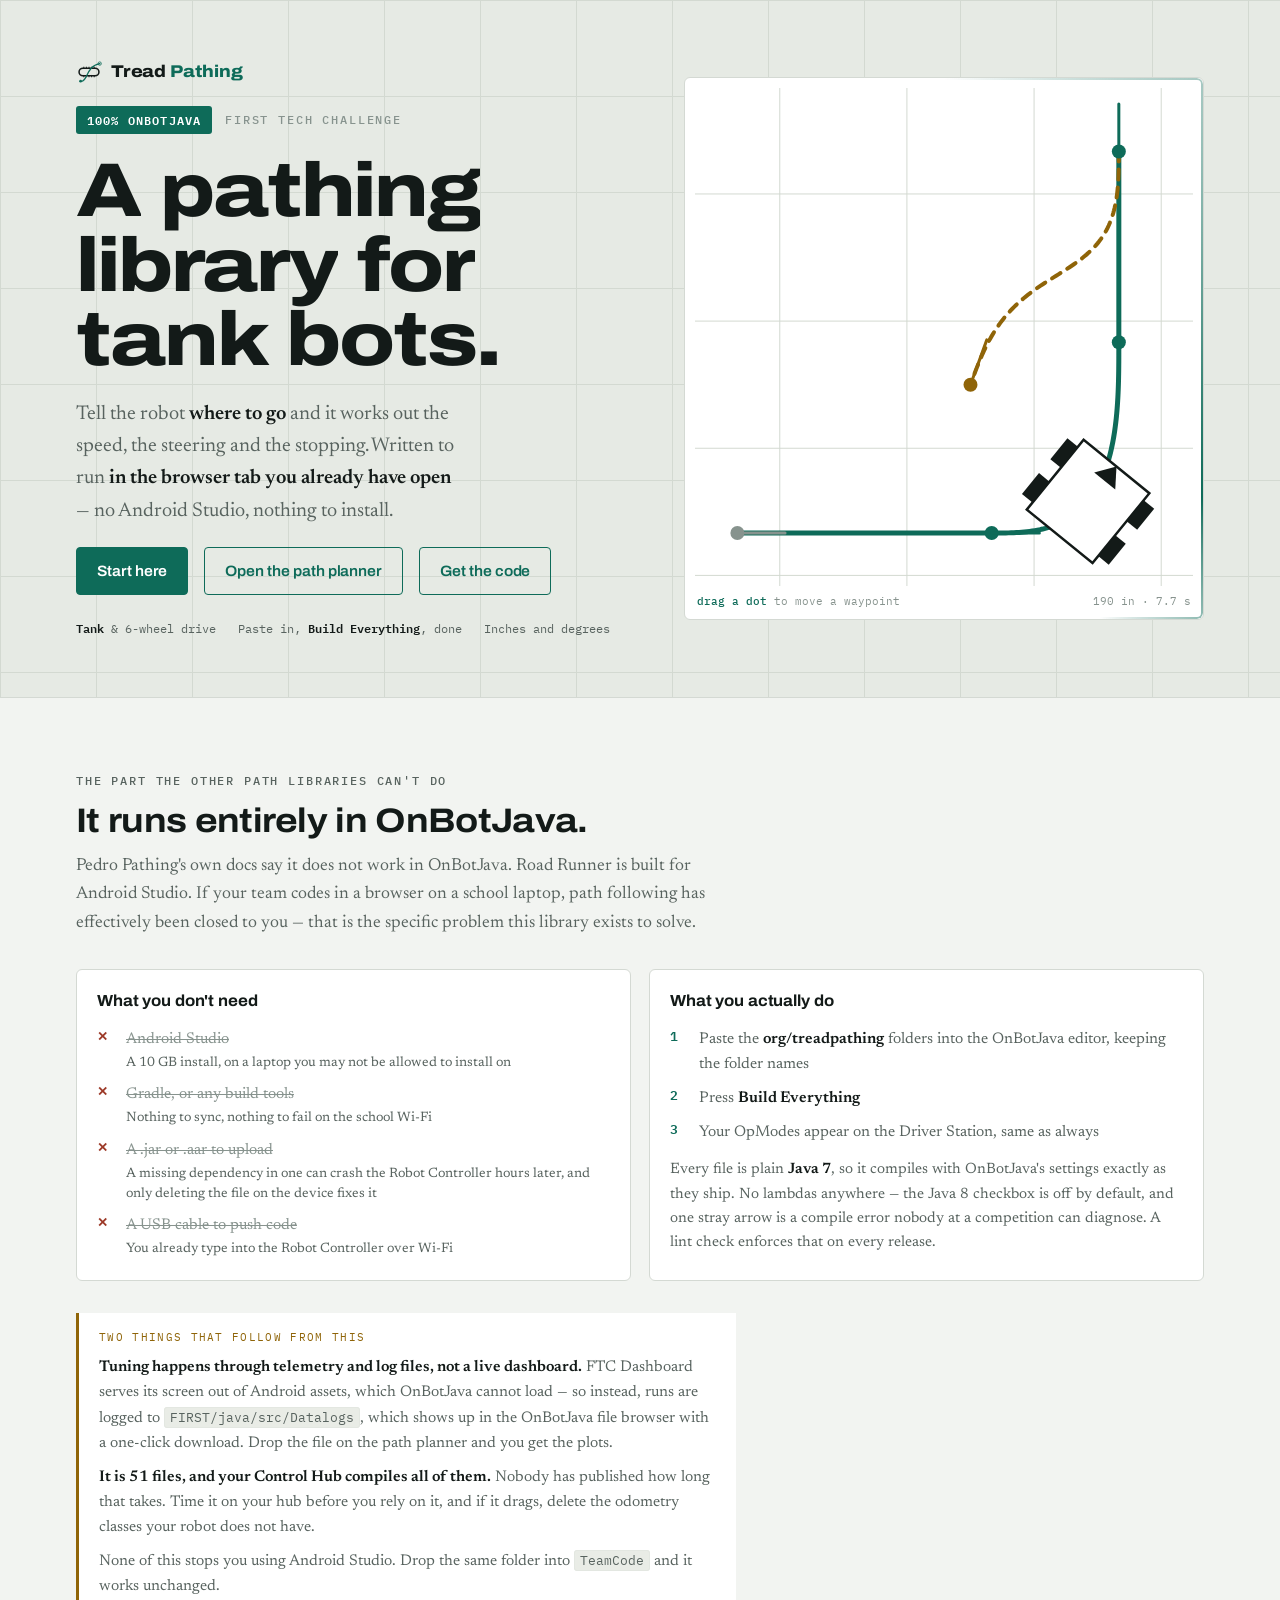
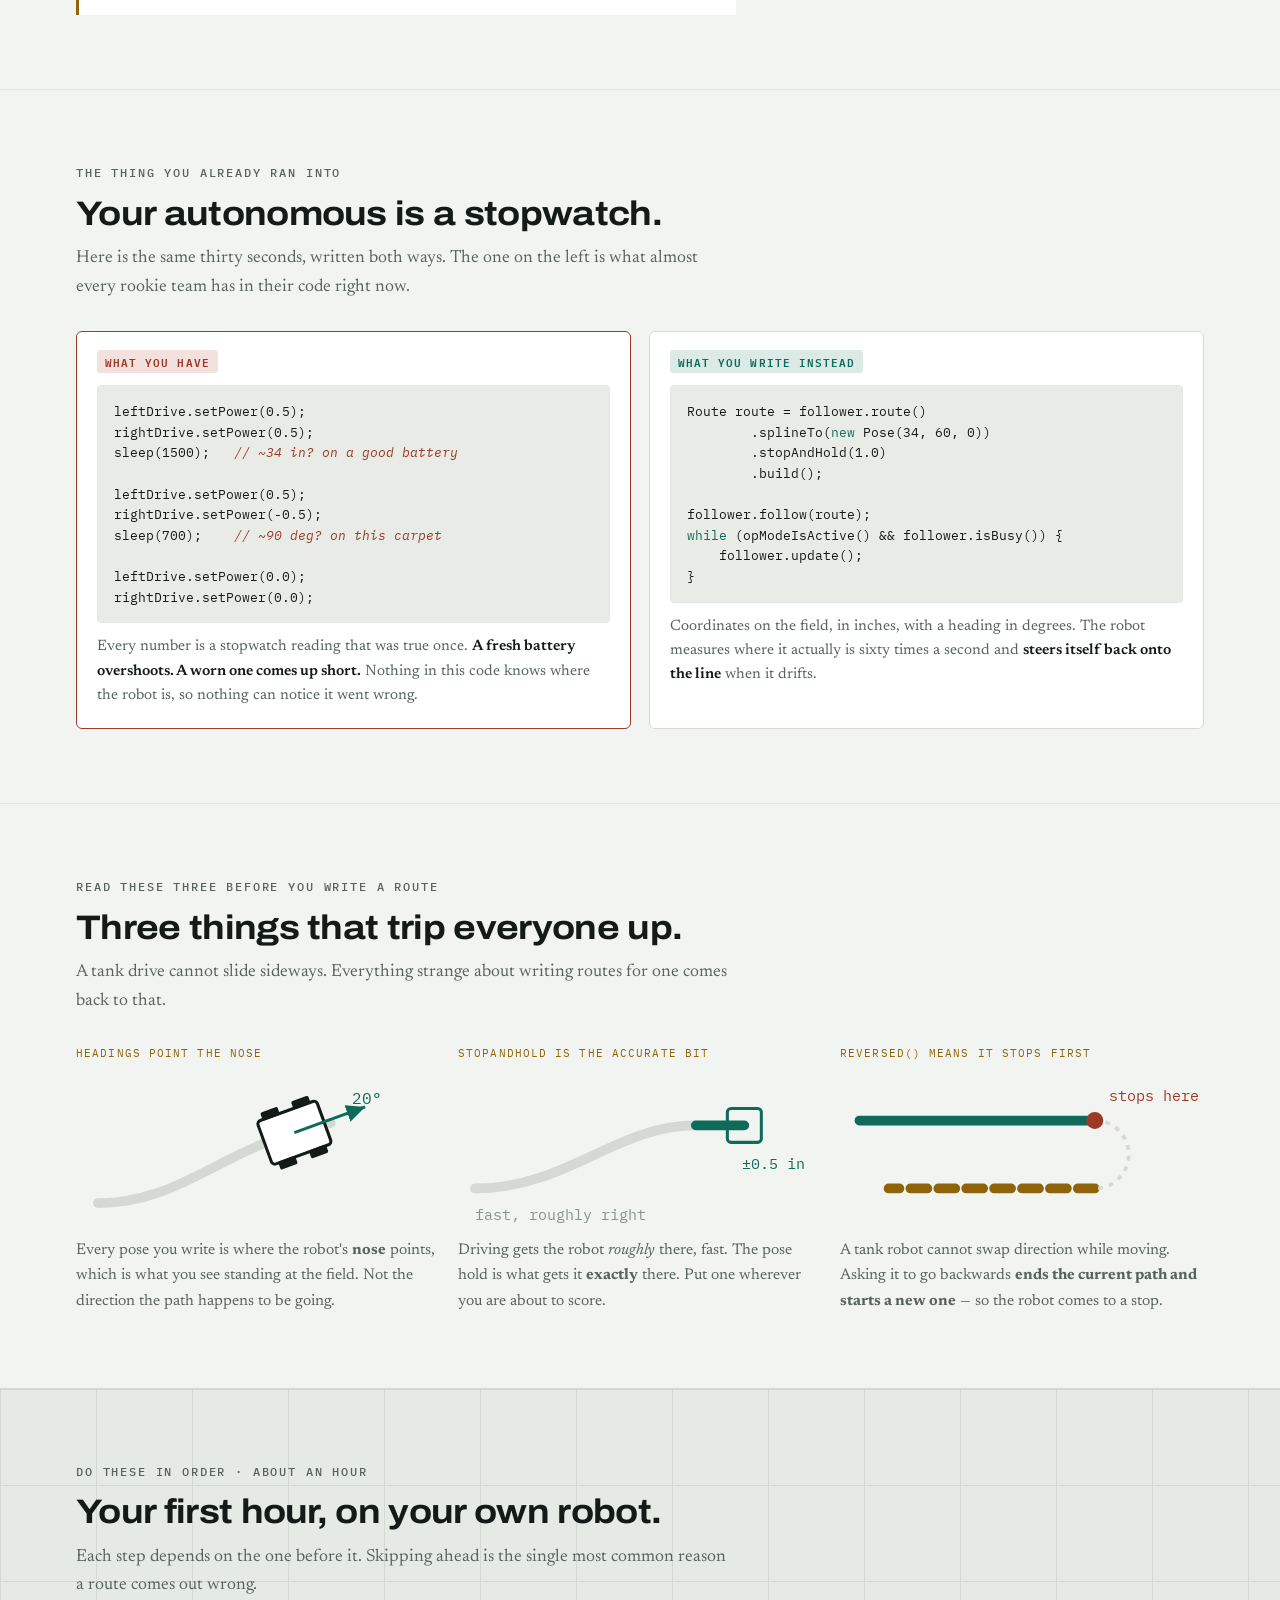
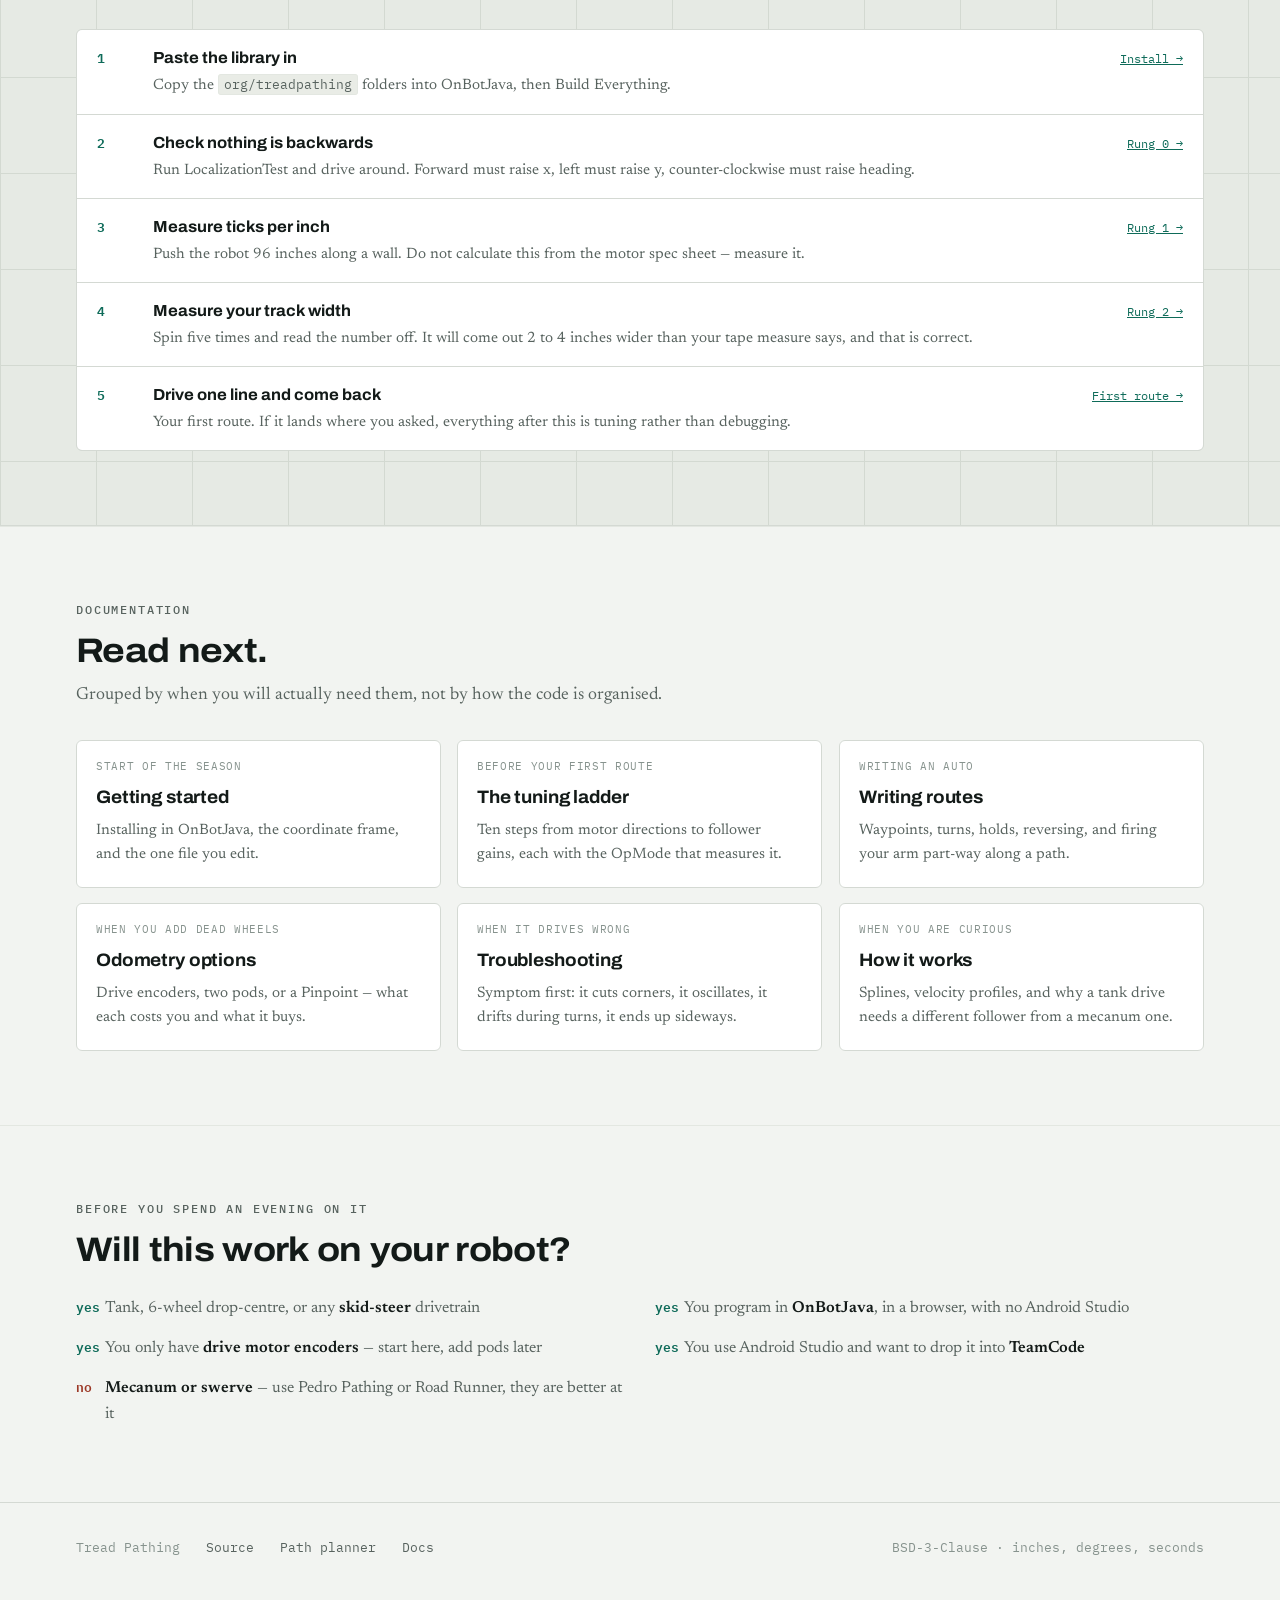
<file: index.html>
<!DOCTYPE html>
<html lang="en">
<head>
<meta charset="utf-8">
<meta name="viewport" content="width=device-width, initial-scale=1">
<title>Tread Pathing</title>
<link rel="icon" type="image/svg+xml" href="favicon.svg">
<link rel="preconnect" href="https://fonts.googleapis.com">
<link rel="preconnect" href="https://fonts.gstatic.com" crossorigin>
<link rel="stylesheet" href="https://fonts.googleapis.com/css2?family=Archivo:wdth,wght@100..125,400..800&family=IBM+Plex+Mono:wght@400;500;600&family=Newsreader:opsz,wght@6..72,400;6..72,500;6..72,600&display=swap">
<style>
  :root {
    --tile:      #E6EAE4;
    --tile-line: #D3D9D1;
    --ground:    #F2F4F1;
    --surface:   #FFFFFF;
    --sunk:      #E9ECE6;
    --ink:       #131A18;
    --muted:     #58635F;
    --faint:     #87938E;
    --line:      #D4D9D3;
    --line-soft: #E3E7E1;
    --primary:   #0E6B59;
    --primary-w: #DBEAE5;
    --signal:    #8F6408;
    --signal-w:  #F2E9D3;
    --danger:    #9C3927;
    --danger-w:  #F3E1DD;
    --robot:     #131A18;

    --f-display: "Archivo", "Helvetica Neue", Arial, sans-serif;
    --f-body: "Newsreader", Georgia, "Times New Roman", serif;
    --f-mono: "IBM Plex Mono", ui-monospace, Menlo, Consolas, monospace;

    --shell: 1180px;
    --prose: 66ch;
    --ease: cubic-bezier(.16,1,.3,1);
  }

  @media (prefers-color-scheme: dark) {
    :root:not([data-theme="light"]) {
      --tile:      #161D1B;
      --tile-line: #222C2A;
      --ground:    #0D1312;
      --surface:   #151D1B;
      --sunk:      #111917;
      --ink:       #E2E9E5;
      --muted:     #97A6A1;
      --faint:     #6C7B77;
      --line:      #26312E;
      --line-soft: #1D2725;
      --primary:   #4FC0A4;
      --primary-w: #123029;
      --signal:    #DCA845;
      --signal-w:  #2F2612;
      --danger:    #E08370;
      --danger-w:  #331C17;
      --robot:     #E2E9E5;
    }
  }
  :root[data-theme="dark"] {
    --tile: #161D1B; --tile-line: #222C2A; --ground: #0D1312; --surface: #151D1B;
    --sunk: #111917; --ink: #E2E9E5; --muted: #97A6A1; --faint: #6C7B77;
    --line: #26312E; --line-soft: #1D2725;
    --primary: #4FC0A4; --primary-w: #123029;
    --signal: #DCA845; --signal-w: #2F2612;
    --danger: #E08370; --danger-w: #331C17; --robot: #E2E9E5;
  }

  * { box-sizing: border-box; }

  body {
    margin: 0;
    background: var(--ground);
    color: var(--ink);
    font-family: var(--f-body);
    font-size: 17.5px;
    line-height: 1.62;
    -webkit-font-smoothing: antialiased;
  }

  .shell { max-width: var(--shell); margin: 0 auto; padding: 0 26px; }

  .eyebrow {
    font-family: var(--f-mono);
    font-size: 11.5px;
    font-weight: 500;
    letter-spacing: .16em;
    text-transform: uppercase;
    color: var(--faint);
    margin: 0;
  }

  h1, h2, h3 { font-family: var(--f-display); text-wrap: balance; margin: 0; }

  h1 {
    font-size: clamp(42px, 6.4vw, 76px);
    font-variation-settings: "wdth" 118;
    font-weight: 800;
    letter-spacing: -.028em;
    line-height: .98;
  }
  h2 {
    font-size: clamp(26px, 3.2vw, 34px);
    font-variation-settings: "wdth" 112;
    font-weight: 700;
    letter-spacing: -.02em;
    line-height: 1.1;
  }
  h3 {
    font-size: 18px;
    font-variation-settings: "wdth" 105;
    font-weight: 700;
    letter-spacing: -.008em;
  }

  p { margin: 0; }
  a { color: var(--primary); }
  code {
    font-family: var(--f-mono);
    font-size: .85em;
    background: var(--sunk);
    border: 1px solid var(--line-soft);
    border-radius: 3px;
    padding: 1px 5px;
  }

  /* ---------------- hero, sitting on the foam tiles ---------------- */

  .hero {
    position: relative;
    background: var(--tile);
    border-bottom: 1px solid var(--line);
    overflow: hidden;
  }
  .hero::before {
    content: "";
    position: absolute;
    inset: 0;
    background-image:
      linear-gradient(to right, var(--tile-line) 1px, transparent 1px),
      linear-gradient(to bottom, var(--tile-line) 1px, transparent 1px);
    background-size: 96px 96px;
    pointer-events: none;
  }
  .hero .shell {
    position: relative;
    display: grid;
    grid-template-columns: minmax(0, 1fr) minmax(0, 520px);
    gap: 48px;
    align-items: center;
    padding-top: 58px;
    padding-bottom: 58px;
  }
  @media (max-width: 940px) {
    .hero .shell { grid-template-columns: minmax(0, 1fr); gap: 34px; }
  }

  .hero-copy { display: flex; flex-direction: column; gap: 20px; }

  .brand-mark { display: flex; align-items: center; gap: 9px; color: var(--ink); text-decoration: none; }
  .brand-mark svg { width: 26px; height: 26px; flex: none; }
  .brand-mark .word {
    font-family: var(--f-display);
    font-variation-settings: "wdth" 112;
    font-weight: 800;
    font-size: 17px;
    letter-spacing: -.01em;
  }
  .brand-mark .word span { color: var(--primary); }

  .hero-copy .lede {
    font-size: 20px;
    color: var(--muted);
    max-width: 35ch;
  }
  .hero-copy .lede b { color: var(--ink); font-weight: 600; }

  .badges { display: flex; gap: 13px; align-items: center; flex-wrap: wrap; }
  .badge {
    font-family: var(--f-mono);
    font-size: 11.5px;
    font-weight: 600;
    letter-spacing: .1em;
    text-transform: uppercase;
    background: var(--primary);
    color: var(--surface);
    padding: 5px 11px;
    border-radius: 3px;
    white-space: nowrap;
  }

  .cta { display: flex; gap: 16px; flex-wrap: wrap; }
  .btn {
    font-family: var(--f-display);
    font-variation-settings: "wdth" 104;
    font-weight: 600;
    font-size: 15px;
    letter-spacing: -.004em;
    padding: 11px 20px;
    border-radius: 4px;
    border: 1px solid var(--primary);
    background: var(--primary);
    color: var(--surface);
    text-decoration: none;
    display: inline-block;
  }
  .btn.ghost { background: transparent; color: var(--primary); }
  .btn:focus-visible { outline: 2px solid var(--ink); outline-offset: 2px; }

  /* magnetic + cursor-glow: a padded field zone starts the pull before the cursor touches
     the button, displacement is clamped, and release springs back to rest (physics-driven
     via the script below, not a fixed-duration tween) -- Motion UI's own magnetic-button
     mechanism, scaled down from its published 26px max: three buttons this close together
     would pull into each other and overlap at that size. Also shows a soft radial glow
     tracking the pointer, independent of the pull. Pure-CSS fallback (centered glow) when
     JS is off. */
  .btn.magnetic {
    position: relative;
    isolation: isolate;
    overflow: hidden;
    transition: box-shadow .35s var(--ease);
  }
  .btn.magnetic::before {
    content: "";
    position: absolute;
    inset: -60%;
    background: radial-gradient(110px circle at var(--gx, 50%) var(--gy, 50%), rgba(255,255,255,.4), transparent 68%);
    opacity: 0;
    transition: opacity .3s ease;
    pointer-events: none;
    z-index: 0;
  }
  .btn.magnetic.ghost::before {
    background: radial-gradient(110px circle at var(--gx, 50%) var(--gy, 50%), color-mix(in srgb, var(--primary) 45%, transparent), transparent 68%);
  }
  .btn.magnetic:hover::before, .btn.magnetic:focus-visible::before { opacity: 1; }
  .btn.magnetic > span { position: relative; z-index: 1; }
  .btn.magnetic:hover, .btn.magnetic:focus-visible {
    box-shadow: 0 8px 20px -8px color-mix(in srgb, var(--primary) 55%, transparent);
  }

  .facts {
    display: flex;
    gap: 22px;
    flex-wrap: wrap;
    font-family: var(--f-mono);
    font-size: 12px;
    color: var(--muted);
    padding-top: 4px;
  }
  .facts b { color: var(--ink); font-weight: 600; }

  .demo {
    position: relative;
    isolation: isolate;
    border: 1px solid var(--line);
    border-radius: 6px;
    background: var(--surface);
    padding: 10px 10px 6px;
  }
  /* border-beam: a thin arc of light sweeping the box's border on a loop -- Motion UI's own
     component (size = degrees of arc lit, duration = seconds per lap, thickness = px).
     The angle animates via a custom property, not a transform on the element -- rotating
     the masked pseudo-element as a whole would swing its corners outside the box at 45deg
     (a square's diagonal exceeds its side length), spilling paint past the edge. This way
     the masked shape never moves; only the light sweeping inside it does. */
  @property --beam-angle {
    syntax: '<angle>';
    initial-value: 0deg;
    inherits: false;
  }
  .demo::before {
    content: "";
    position: absolute;
    inset: 0;
    border-radius: inherit;
    padding: 2px;
    --beam-angle: 0deg;
    background: conic-gradient(from var(--beam-angle), transparent 0deg, var(--primary) 120deg, transparent 150deg, transparent 360deg);
    -webkit-mask: linear-gradient(#000 0 0) content-box, linear-gradient(#000 0 0);
    -webkit-mask-composite: xor;
    mask-composite: exclude;
    animation: border-beam-spin 6s linear infinite;
    pointer-events: none;
  }
  @keyframes border-beam-spin { to { --beam-angle: 360deg; } }
  .demo canvas { display: block; width: 100%; height: auto; touch-action: none; cursor: grab; }
  .demo canvas:active { cursor: grabbing; }
  .demo .cap {
    display: flex;
    justify-content: space-between;
    gap: 10px;
    font-family: var(--f-mono);
    font-size: 11px;
    color: var(--faint);
    padding: 7px 2px 2px;
  }
  .demo .cap b { color: var(--primary); font-weight: 500; }

  /* ---------------- sections ---------------- */

  section { padding: 74px 0; }
  section + section { border-top: 1px solid var(--line-soft); }
  .section-head { display: flex; flex-direction: column; gap: 12px; max-width: var(--prose); }
  .section-head p { color: var(--muted); }

  .prose { max-width: var(--prose); display: flex; flex-direction: column; gap: 16px; }
  .prose p { color: var(--muted); }
  .prose strong { color: var(--ink); font-weight: 600; }

  /* ---------------- the two autos ---------------- */

  .versus { display: grid; grid-template-columns: 1fr 1fr; gap: 18px; margin-top: 30px; }
  @media (max-width: 800px) { .versus { grid-template-columns: 1fr; } }

  .card {
    border: 1px solid var(--line);
    border-radius: 6px;
    background: var(--surface);
    padding: 18px 20px 20px;
    display: flex;
    flex-direction: column;
    gap: 12px;
  }
  .card .tag {
    font-family: var(--f-mono);
    font-size: 10.5px;
    font-weight: 600;
    letter-spacing: .1em;
    text-transform: uppercase;
    align-self: flex-start;
    padding: 3px 8px;
    border-radius: 3px;
  }
  .card.before { border-color: var(--danger); }
  .card.before .tag { background: var(--danger-w); color: var(--danger); }
  .card.after .tag { background: var(--primary-w); color: var(--primary); }
  .card .why { font-size: 15px; color: var(--muted); }
  .card .why b { color: var(--ink); font-weight: 600; }

  pre {
    font-family: var(--f-mono);
    font-size: 12.5px;
    line-height: 1.65;
    background: var(--sunk);
    border: 1px solid var(--line-soft);
    border-radius: 4px;
    padding: 15px 16px;
    overflow-x: auto;
    margin: 0;
  }
  pre code { background: none; border: none; padding: 0; font-size: inherit; }
  .k { color: var(--primary); }
  .c { color: var(--faint); font-style: italic; }
  .warn { color: var(--danger); font-style: italic; }

  /* ---------------- what you need, and what you don't ---------------- */

  .needs { display: grid; grid-template-columns: 1fr 1fr; gap: 18px; margin-top: 32px; }
  @media (max-width: 800px) { .needs { grid-template-columns: 1fr; } }

  .needs > div {
    border: 1px solid var(--line);
    border-radius: 6px;
    background: var(--surface);
    padding: 18px 20px 20px;
    display: flex;
    flex-direction: column;
    gap: 13px;
  }
  .needs h3 { font-size: 16px; }
  .needs ul { list-style: none; margin: 0; padding: 0; display: flex; flex-direction: column; gap: 9px; }
  .needs li { display: grid; grid-template-columns: 18px minmax(0, 1fr); gap: 11px; font-size: 15.5px; }
  .needs .m { font-family: var(--f-mono); font-size: 13px; font-weight: 600; line-height: 1.5; }

  .needs .without .m { color: var(--danger); }
  .needs .without .gone {
    color: var(--faint);
    text-decoration: line-through;
    text-decoration-thickness: 1px;
  }
  .needs .without em {
    font-style: normal;
    display: block;
    color: var(--muted);
    font-size: 13.5px;
    line-height: 1.5;
    padding-top: 1px;
  }

  .needs .with .m { color: var(--primary); }
  .needs .with li span:last-child { color: var(--muted); }
  .needs .with li b { color: var(--ink); font-weight: 600; }
  .needs .note { font-size: 15px; color: var(--muted); }
  .needs .note b { color: var(--ink); font-weight: 600; }

  /* ---------------- gotchas ---------------- */

  .gotchas { display: grid; grid-template-columns: repeat(3, 1fr); gap: 18px; margin-top: 30px; }
  @media (max-width: 900px) { .gotchas { grid-template-columns: 1fr; } }
  .gotcha { display: flex; flex-direction: column; gap: 9px; }
  .gotcha .rule {
    font-family: var(--f-mono);
    font-size: 11px;
    letter-spacing: .1em;
    text-transform: uppercase;
    color: var(--signal);
  }
  .gotcha p { font-size: 15.5px; color: var(--muted); }
  .gotcha figure { margin: 0; }
  .gotcha svg { display: block; width: 100%; height: auto; }

  /* ---------------- first hour ---------------- */

  .hour {
    position: relative;
    background: var(--tile);
    border-top: 1px solid var(--line);
    border-bottom: 1px solid var(--line);
  }
  .hour::before {
    content: "";
    position: absolute;
    inset: 0;
    background-image:
      linear-gradient(to right, var(--tile-line) 1px, transparent 1px),
      linear-gradient(to bottom, var(--tile-line) 1px, transparent 1px);
    background-size: 96px 96px;
    pointer-events: none;
  }
  .hour .shell { position: relative; }

  ol.steps { list-style: none; margin: 30px 0 0; padding: 0; display: flex; flex-direction: column; gap: 1px; background: var(--line); border: 1px solid var(--line); border-radius: 6px; overflow: hidden; }
  ol.steps li {
    background: var(--surface);
    display: grid;
    grid-template-columns: 38px minmax(0, 1fr) auto;
    gap: 18px;
    align-items: baseline;
    padding: 15px 20px;
  }
  ol.steps .n { font-family: var(--f-mono); font-size: 13px; font-weight: 600; color: var(--primary); }
  ol.steps .what { display: flex; flex-direction: column; gap: 3px; }
  ol.steps .what b { font-family: var(--f-display); font-variation-settings: "wdth" 104; font-weight: 700; font-size: 16px; }
  ol.steps .what span { font-size: 15px; color: var(--muted); }
  ol.steps .go { font-family: var(--f-mono); font-size: 12px; white-space: nowrap; }
  @media (max-width: 700px) {
    ol.steps li { grid-template-columns: 30px minmax(0, 1fr); }
    ol.steps .go { grid-column: 2; }
  }

  /* ---------------- doc cards ---------------- */

  .docs { display: grid; grid-template-columns: repeat(3, 1fr); gap: 16px; margin-top: 30px; }
  @media (max-width: 980px) { .docs { grid-template-columns: repeat(2, 1fr); } }
  @media (max-width: 620px) { .docs { grid-template-columns: 1fr; } }

  a.doc {
    border: 1px solid var(--line);
    border-radius: 6px;
    background: var(--surface);
    padding: 17px 19px 19px;
    text-decoration: none;
    color: inherit;
    display: flex;
    flex-direction: column;
    gap: 7px;
  }
  a.doc:hover { border-color: var(--primary); }
  a.doc:focus-visible { outline: 2px solid var(--primary); outline-offset: 2px; }
  a.doc .when { font-family: var(--f-mono); font-size: 11px; letter-spacing: .06em; color: var(--faint); text-transform: uppercase; }
  a.doc p { font-size: 15px; color: var(--muted); }

  /* ---------------- fit check ---------------- */

  .fit { display: grid; grid-template-columns: repeat(2, minmax(0, 1fr)); gap: 14px 30px; margin-top: 28px; }
  @media (max-width: 760px) { .fit { grid-template-columns: 1fr; } }
  .fit div { display: flex; gap: 11px; align-items: baseline; font-size: 16px; }
  .fit .mark { font-family: var(--f-mono); font-size: 13px; font-weight: 600; flex: none; width: 1.4em; }
  .fit .yes .mark { color: var(--primary); }
  .fit .no .mark { color: var(--danger); }
  .fit .maybe .mark { color: var(--signal); }
  .fit span.t { color: var(--muted); }
  .fit span.t b { color: var(--ink); font-weight: 600; }

  .honest {
    margin-top: 32px;
    border-left: 3px solid var(--signal);
    background: var(--surface);
    padding: 16px 20px;
    max-width: var(--prose);
    display: flex;
    flex-direction: column;
    gap: 9px;
  }
  .honest .h {
    font-family: var(--f-mono);
    font-size: 11px;
    letter-spacing: .12em;
    text-transform: uppercase;
    color: var(--signal);
  }
  .honest p { font-size: 15.5px; color: var(--muted); }
  .honest b.lead { color: var(--ink); font-weight: 600; }

  footer {
    border-top: 1px solid var(--line);
    padding: 34px 0 60px;
    font-family: var(--f-mono);
    font-size: 12.5px;
    color: var(--faint);
  }
  footer .shell { display: flex; gap: 26px; flex-wrap: wrap; align-items: baseline; }
  footer a { color: var(--muted); text-decoration: none; }
  footer a:hover { color: var(--primary); }
  footer .grow { flex: 1; }

  /* ---------------- headline: each word masked, rising from behind a clip while
     resolving blur -> sharp focus, staggered per word ---------------- */

  .word-mask { display: inline-block; overflow: hidden; vertical-align: top; padding-bottom: .14em; margin-bottom: -.14em; }
  .word-mask span {
    display: inline-block;
    transform: translateY(112%);
    filter: blur(9px);
    opacity: 0;
    transition: transform .85s var(--ease), filter .7s var(--ease), opacity .6s linear;
    transition-delay: calc(var(--w, 0) * 60ms);
    will-change: transform, filter, opacity;
  }
  .reveal-headline.in .word-mask span { transform: translateY(0); filter: blur(0); opacity: 1; }

  /* ---------------- hero cascade: lede/cta/facts stagger in right after the headline
     settles (Motion UI's headline-then-followers pattern), instead of appearing instantly.
     Delay is baked in here -- the JS reveal system below is unchanged. ---------------- */

  .hero-follow { transition-delay: calc(.95s + var(--i, 0) * 90ms); }

  /* ---------------- scroll reveal: fade + rise, staggered per card/list group,
     fires once when a section enters the viewport ---------------- */

  .reveal { opacity: 0; transform: translateY(16px); transition: opacity .6s var(--ease), transform .6s var(--ease); }
  .reveal.in { opacity: 1; transform: translateY(0); }
  .stagger > * { transition-delay: calc(var(--i, 0) * 70ms); }

  .card, a.doc, ol.steps li {
    transition: box-shadow .35s var(--ease), border-color .35s var(--ease), opacity .6s var(--ease);
  }
  .needs > div { transition: transform .35s var(--ease), box-shadow .35s var(--ease), opacity .6s var(--ease); }
  .needs > div:hover { transform: translateY(-3px); box-shadow: 0 10px 24px -14px rgba(0,0,0,.28); }
  .card:hover, a.doc:hover { box-shadow: 0 10px 24px -14px rgba(0,0,0,.28); }
  ol.steps li:hover { background: var(--sunk); }

  /* ---------------- tilt: a restrained (~5deg) pointer-reactive 3D lean -- Motion UI's
     actual card interaction; they have no cursor-glow card at all (confirmed against the
     live component gallery). Spring-driven via the script below for real weight. ---------------- */

  .tilt { will-change: transform; }

  @media (prefers-reduced-motion: reduce) {
    * { animation: none !important; transition: none !important; }
    .btn.magnetic::before { display: none !important; }
  }
</style>
</head>
<body>


<header class="hero">
  <div class="shell">
    <div class="hero-copy">
      <a class="brand-mark" href="/" aria-label="Tread Pathing">
        <svg viewBox="0 0 170 170" aria-hidden="true">
          <g transform="translate(5,5)">
            <rect x="15" y="55" width="130" height="50" rx="25" fill="none" stroke="currentColor" stroke-width="10"/>
            <g stroke="currentColor" stroke-width="6" stroke-linecap="round">
              <line x1="46" y1="48" x2="46" y2="58"/>
              <line x1="63" y1="48" x2="63" y2="58"/>
              <line x1="80" y1="48" x2="80" y2="58"/>
              <line x1="97" y1="48" x2="97" y2="58"/>
              <line x1="114" y1="48" x2="114" y2="58"/>
              <line x1="46" y1="102" x2="46" y2="112"/>
              <line x1="63" y1="102" x2="63" y2="112"/>
              <line x1="80" y1="102" x2="80" y2="112"/>
              <line x1="97" y1="102" x2="97" y2="112"/>
              <line x1="114" y1="102" x2="114" y2="112"/>
            </g>
            <path d="M25,140 C70,150 60,40 150,25" fill="none" stroke="var(--primary)" stroke-width="8" stroke-linecap="round"/>
            <circle cx="25" cy="140" r="9" fill="var(--primary)"/>
            <circle cx="150" cy="25" r="11" fill="none" stroke="var(--primary)" stroke-width="5"/>
            <circle cx="150" cy="25" r="4" fill="var(--primary)"/>
          </g>
        </svg>
        <span class="word">Tread <span>Pathing</span></span>
      </a>
      <div class="badges">
        <span class="badge">100% OnBotJava</span>
        <p class="eyebrow">FIRST Tech Challenge</p>
      </div>
      <h1 class="reveal reveal-headline" id="heroHeadline"><span class="word-mask"><span style="--w:0">A</span></span> <span class="word-mask"><span style="--w:1">pathing</span></span> <span class="word-mask"><span style="--w:2">library</span></span> <span class="word-mask"><span style="--w:3">for</span></span> <span class="word-mask"><span style="--w:4">tank&nbsp;bots.</span></span></h1>
      <p class="lede reveal hero-follow" style="--i:0">Tell the robot <b>where to go</b> and it works out the speed, the steering and the stopping. Written to run <b>in the browser tab you already have open</b> — no Android Studio, nothing to install.</p>
      <div class="cta reveal hero-follow" style="--i:1">
        <a class="btn magnetic" href="#first-hour"><span>Start here</span></a>
        <a class="btn ghost magnetic" id="plannerLink" href="#"><span>Open the path planner</span></a>
        <a class="btn ghost magnetic" data-doc="repo" href="https://github.com/BotBuilders-Robotics/TreadPathing"><span>Get the code</span></a>
      </div>
      <div class="facts reveal hero-follow" style="--i:2">
        <span><b>Tank</b> &amp; 6-wheel drive</span>
        <span>Paste in, <b>Build Everything</b>, done</span>
        <span>Inches and degrees</span>
      </div>
    </div>

    <div class="demo">
      <canvas id="heroField" width="1040" height="1040" role="img"
              aria-label="A tank robot driving a planned route across an FTC field, then reversing back. Waypoints can be dragged."></canvas>
      <div class="cap">
        <span><b>drag a dot</b> to move a waypoint</span>
        <span id="heroStat">&nbsp;</span>
      </div>
    </div>
  </div>
</header>

<main>

  <section id="onbotjava">
    <div class="shell">
      <div class="section-head reveal">
        <p class="eyebrow">The part the other path libraries can&#39;t do</p>
        <h2>It runs entirely in OnBotJava.</h2>
        <p>Pedro Pathing&#39;s own docs say it does not work in OnBotJava. Road Runner is built for Android Studio. If your team codes in a browser on a school laptop, path following has effectively been closed to you — that is the specific problem this library exists to solve.</p>
      </div>

      <div class="needs stagger">
        <div class="without reveal" style="--i:0">
          <h3>What you don&#39;t need</h3>
          <ul>
            <li><span class="m">&#10005;</span><span><span class="gone">Android Studio</span><em>A 10&nbsp;GB install, on a laptop you may not be allowed to install on</em></span></li>
            <li><span class="m">&#10005;</span><span><span class="gone">Gradle, or any build tools</span><em>Nothing to sync, nothing to fail on the school Wi-Fi</em></span></li>
            <li><span class="m">&#10005;</span><span><span class="gone">A .jar or .aar to upload</span><em>A missing dependency in one can crash the Robot Controller hours later, and only deleting the file on the device fixes it</em></span></li>
            <li><span class="m">&#10005;</span><span><span class="gone">A USB cable to push code</span><em>You already type into the Robot Controller over Wi-Fi</em></span></li>
          </ul>
        </div>

        <div class="with reveal" style="--i:1">
          <h3>What you actually do</h3>
          <ul>
            <li><span class="m">1</span><span>Paste the <b>org/treadpathing</b> folders into the OnBotJava editor, keeping the folder names</span></li>
            <li><span class="m">2</span><span>Press <b>Build Everything</b></span></li>
            <li><span class="m">3</span><span>Your OpModes appear on the Driver Station, same as always</span></li>
          </ul>
          <p class="note">Every file is plain <b>Java&nbsp;7</b>, so it compiles with OnBotJava&#39;s settings exactly as they ship. No lambdas anywhere — the Java&nbsp;8 checkbox is off by default, and one stray arrow is a compile error nobody at a competition can diagnose. A lint check enforces that on every release.</p>
        </div>
      </div>

      <div class="honest reveal">
        <span class="h">Two things that follow from this</span>
        <p><b class="lead">Tuning happens through telemetry and log files, not a live dashboard.</b> FTC Dashboard serves its screen out of Android assets, which OnBotJava cannot load — so instead, runs are logged to <code>FIRST/java/src/Datalogs</code>, which shows up in the OnBotJava file browser with a one-click download. Drop the file on the path planner and you get the plots.</p>
        <p><b class="lead">It is 51 files, and your Control Hub compiles all of them.</b> Nobody has published how long that takes. Time it on your hub before you rely on it, and if it drags, delete the odometry classes your robot does not have.</p>
        <p>None of this stops you using Android Studio. Drop the same folder into <code>TeamCode</code> and it works unchanged.</p>
      </div>
    </div>
  </section>

  <section id="why">
    <div class="shell">
      <div class="section-head reveal">
        <p class="eyebrow">The thing you already ran into</p>
        <h2>Your autonomous is a stopwatch.</h2>
        <p>Here is the same thirty seconds, written both ways. The one on the left is what almost every rookie team has in their code right now.</p>
      </div>

      <div class="versus stagger">
        <div class="card before tilt reveal" style="--i:0">
          <span class="tag">what you have</span>
<pre><code>leftDrive.setPower(0.5);
rightDrive.setPower(0.5);
sleep(1500);   <span class="warn">// ~34 in? on a good battery</span>

leftDrive.setPower(0.5);
rightDrive.setPower(-0.5);
sleep(700);    <span class="warn">// ~90 deg? on this carpet</span>

leftDrive.setPower(0.0);
rightDrive.setPower(0.0);</code></pre>
          <p class="why">Every number is a stopwatch reading that was true once. <b>A fresh battery overshoots. A worn one comes up short.</b> Nothing in this code knows where the robot is, so nothing can notice it went wrong.</p>
        </div>

        <div class="card after tilt reveal" style="--i:1">
          <span class="tag">what you write instead</span>
<pre><code>Route route = follower.route()
        .splineTo(<span class="k">new</span> Pose(34, 60, 0))
        .stopAndHold(1.0)
        .build();

follower.follow(route);
<span class="k">while</span> (opModeIsActive() &amp;&amp; follower.isBusy()) {
    follower.update();
}</code></pre>
          <p class="why">Coordinates on the field, in inches, with a heading in degrees. The robot measures where it actually is sixty times a second and <b>steers itself back onto the line</b> when it drifts.</p>
        </div>
      </div>
    </div>
  </section>

  <section id="gotchas">
    <div class="shell">
      <div class="section-head reveal">
        <p class="eyebrow">Read these three before you write a route</p>
        <h2>Three things that trip everyone up.</h2>
        <p>A tank drive cannot slide sideways. Everything strange about writing routes for one comes back to that.</p>
      </div>

      <div class="gotchas stagger">
        <div class="gotcha reveal" style="--i:0">
          <span class="rule">Headings point the nose</span>
          <figure>
            <svg viewBox="0 0 300 130" role="img" aria-label="A robot at a waypoint with an arrow out of its front, labelled 45 degrees.">
              <defs>
                <marker id="ah1" markerWidth="8" markerHeight="8" refX="6.2" refY="2.9" orient="auto">
                  <path d="M0,0 L6.2,2.9 L0,5.8 z" fill="var(--primary)"/>
                </marker>
              </defs>
              <path d="M 18 108 C 90 108 120 60 210 42" fill="none" stroke="var(--line)" stroke-width="8" stroke-linecap="round"/>
              <g transform="translate(180,50) rotate(-20)">
                <rect x="-26" y="-19" width="52" height="38" rx="3" fill="var(--surface)" stroke="var(--robot)" stroke-width="2.5"/>
                <rect x="-21" y="-25" width="15" height="7" rx="1.5" fill="var(--robot)"/>
                <rect x="6" y="-25" width="15" height="7" rx="1.5" fill="var(--robot)"/>
                <rect x="-21" y="18" width="15" height="7" rx="1.5" fill="var(--robot)"/>
                <rect x="6" y="18" width="15" height="7" rx="1.5" fill="var(--robot)"/>
                <path d="M 0 0 L 62 0" stroke="var(--primary)" stroke-width="2.5" marker-end="url(#ah1)"/>
              </g>
              <text x="252" y="26" font-family="IBM Plex Mono, monospace" font-size="13" fill="var(--primary)" text-anchor="end">20&#176;</text>
            </svg>
          </figure>
          <p>Every pose you write is where the robot's <strong>nose</strong> points, which is what you see standing at the field. Not the direction the path happens to be going.</p>
        </div>

        <div class="gotcha reveal" style="--i:1">
          <span class="rule">stopAndHold is the accurate bit</span>
          <figure>
            <svg viewBox="0 0 300 130" role="img" aria-label="A path arriving at a target square, with the last inch marked as the pose hold.">
              <path d="M 14 96 C 90 96 130 44 196 44" fill="none" stroke="var(--line)" stroke-width="8" stroke-linecap="round"/>
              <path d="M 196 44 L 236 44" fill="none" stroke="var(--primary)" stroke-width="8" stroke-linecap="round"/>
              <rect x="222" y="30" width="28" height="28" rx="3" fill="none" stroke="var(--primary)" stroke-width="2.5"/>
              <text x="286" y="80" font-family="IBM Plex Mono, monospace" font-size="12" fill="var(--primary)" text-anchor="end">&#177;0.5 in</text>
              <text x="14" y="122" font-family="IBM Plex Mono, monospace" font-size="12" fill="var(--faint)">fast, roughly right</text>
            </svg>
          </figure>
          <p>Driving gets the robot <em>roughly</em> there, fast. The pose hold is what gets it <strong>exactly</strong> there. Put one wherever you are about to score.</p>
        </div>

        <div class="gotcha reveal" style="--i:2">
          <span class="rule">reversed() means it stops first</span>
          <figure>
            <svg viewBox="0 0 300 130" role="img" aria-label="A path that comes to a stop and then heads back the other way, with the stop marked as a cusp.">
              <path d="M 16 40 L 210 40" fill="none" stroke="var(--primary)" stroke-width="8" stroke-linecap="round"/>
              <path d="M 210 96 L 40 96" fill="none" stroke="var(--signal)" stroke-width="8" stroke-linecap="round" stroke-dasharray="14 9"/>
              <path d="M 210 40 A 28 28 0 0 1 210 96" fill="none" stroke="var(--line)" stroke-width="3" stroke-dasharray="4 5"/>
              <circle cx="210" cy="40" r="7" fill="var(--danger)"/>
              <text x="296" y="24" font-family="IBM Plex Mono, monospace" font-size="12" fill="var(--danger)" text-anchor="end">stops here</text>
            </svg>
          </figure>
          <p>A tank robot cannot swap direction while moving. Asking it to go backwards <strong>ends the current path and starts a new one</strong> — so the robot comes to a stop.</p>
        </div>
      </div>
    </div>
  </section>

  <section class="hour" id="first-hour">
    <div class="shell">
      <div class="section-head reveal">
        <p class="eyebrow">Do these in order &middot; about an hour</p>
        <h2>Your first hour, on your own robot.</h2>
        <p>Each step depends on the one before it. Skipping ahead is the single most common reason a route comes out wrong.</p>
      </div>

      <ol class="steps stagger">
        <li class="reveal" style="--i:0">
          <span class="n">1</span>
          <span class="what">
            <b>Paste the library in</b>
            <span>Copy the <code>org/treadpathing</code> folders into OnBotJava, then Build Everything.</span>
          </span>
          <a class="go" data-doc="install" href="#">Install &rarr;</a>
        </li>
        <li class="reveal" style="--i:1">
          <span class="n">2</span>
          <span class="what">
            <b>Check nothing is backwards</b>
            <span>Run LocalizationTest and drive around. Forward must raise x, left must raise y, counter-clockwise must raise heading.</span>
          </span>
          <a class="go" data-doc="localization-test" href="#">Rung 0 &rarr;</a>
        </li>
        <li class="reveal" style="--i:2">
          <span class="n">3</span>
          <span class="what">
            <b>Measure ticks per inch</b>
            <span>Push the robot 96 inches along a wall. Do not calculate this from the motor spec sheet — measure it.</span>
          </span>
          <a class="go" data-doc="push-test" href="#">Rung 1 &rarr;</a>
        </li>
        <li class="reveal" style="--i:3">
          <span class="n">4</span>
          <span class="what">
            <b>Measure your track width</b>
            <span>Spin five times and read the number off. It will come out 2 to 4 inches wider than your tape measure says, and that is correct.</span>
          </span>
          <a class="go" data-doc="spin-test" href="#">Rung 2 &rarr;</a>
        </li>
        <li class="reveal" style="--i:4">
          <span class="n">5</span>
          <span class="what">
            <b>Drive one line and come back</b>
            <span>Your first route. If it lands where you asked, everything after this is tuning rather than debugging.</span>
          </span>
          <a class="go" data-doc="first-route" href="#">First route &rarr;</a>
        </li>
      </ol>
    </div>
  </section>

  <section id="docs">
    <div class="shell">
      <div class="section-head reveal">
        <p class="eyebrow">Documentation</p>
        <h2>Read next.</h2>
        <p>Grouped by when you will actually need them, not by how the code is organised.</p>
      </div>

      <div class="docs stagger">
        <a class="doc tilt reveal" style="--i:0" data-doc="getting-started" href="#">
          <span class="when">Start of the season</span>
          <h3>Getting started</h3>
          <p>Installing in OnBotJava, the coordinate frame, and the one file you edit.</p>
        </a>
        <a class="doc tilt reveal" style="--i:1" data-doc="tuning" href="#">
          <span class="when">Before your first route</span>
          <h3>The tuning ladder</h3>
          <p>Ten steps from motor directions to follower gains, each with the OpMode that measures it.</p>
        </a>
        <a class="doc tilt reveal" style="--i:2" data-doc="routes" href="#">
          <span class="when">Writing an auto</span>
          <h3>Writing routes</h3>
          <p>Waypoints, turns, holds, reversing, and firing your arm part-way along a path.</p>
        </a>
        <a class="doc tilt reveal" style="--i:3" data-doc="odometry" href="#">
          <span class="when">When you add dead wheels</span>
          <h3>Odometry options</h3>
          <p>Drive encoders, two pods, or a Pinpoint — what each costs you and what it buys.</p>
        </a>
        <a class="doc tilt reveal" style="--i:4" data-doc="troubleshooting" href="#">
          <span class="when">When it drives wrong</span>
          <h3>Troubleshooting</h3>
          <p>Symptom first: it cuts corners, it oscillates, it drifts during turns, it ends up sideways.</p>
        </a>
        <a class="doc tilt reveal" style="--i:5" data-doc="how-it-works" href="#">
          <span class="when">When you are curious</span>
          <h3>How it works</h3>
          <p>Splines, velocity profiles, and why a tank drive needs a different follower from a mecanum one.</p>
        </a>
      </div>
    </div>
  </section>

  <section id="fit">
    <div class="shell">
      <div class="section-head reveal">
        <p class="eyebrow">Before you spend an evening on it</p>
        <h2>Will this work on your robot?</h2>
      </div>

      <div class="fit stagger">
        <div class="yes reveal" style="--i:0"><span class="mark">yes</span><span class="t">Tank, 6-wheel drop-centre, or any <b>skid-steer</b> drivetrain</span></div>
        <div class="yes reveal" style="--i:1"><span class="mark">yes</span><span class="t">You program in <b>OnBotJava</b>, in a browser, with no Android Studio</span></div>
        <div class="yes reveal" style="--i:2"><span class="mark">yes</span><span class="t">You only have <b>drive motor encoders</b> — start here, add pods later</span></div>
        <div class="yes reveal" style="--i:3"><span class="mark">yes</span><span class="t">You use Android Studio and want to drop it into <b>TeamCode</b></span></div>
        <div class="no reveal" style="--i:5"><span class="mark">no</span><span class="t"><b>Mecanum or swerve</b> — use Pedro Pathing or Road Runner, they are better at it</span></div>
      </div>

    </div>
  </section>

</main>

<footer>
  <div class="shell">
    <span>Tread Pathing</span>
    <a href="https://github.com/BotBuilders-Robotics/TreadPathing" data-doc="repo">Source</a>
    <a href="#" id="plannerLinkFoot">Path planner</a>
    <a href="#" data-doc="getting-started">Docs</a>
    <span class="grow"></span>
    <span>BSD-3-Clause &middot; inches, degrees, seconds</span>
  </div>
</footer>

<script>
/*
 * Tread Pathing geometry and trajectory maths, in JavaScript.
 *
 * This is a deliberate second implementation of the Java in src/org/treadpathing/{spline,
 * trajectory}. Two implementations of the same maths drift, and a visualizer that lies is
 * worse than no visualizer, so tools/gen_golden.js samples this one into a CSV and the Java
 * test suite asserts agreement to 1e-6 on every run. Change one side and the tests tell you.
 *
 * Units are inches, radians and seconds throughout. Field origin is a corner, x and y run
 * 0..144, heading is counter-clockwise from +x.
 */
(function (root) {
  'use strict';

  var TAU = Math.PI * 2;

  function clamp(v, lo, hi) { return v < lo ? lo : (v > hi ? hi : v); }

  function normalizeAngle(a) {
    var x = a % TAU;
    if (x > Math.PI) x -= TAU;
    else if (x <= -Math.PI) x += TAU;
    return x;
  }

  function lerp(a, b, t) { return a + (b - a) * t; }

  // ---------------------------------------------------------------- quintic hermite

  function QuinticHermite(p0, v0, a0, p1, v1, a1) {
    this.c0 = p0;
    this.c1 = v0;
    this.c2 = a0 / 2;
    this.c3 = -10 * p0 - 6 * v0 - 1.5 * a0 + 10 * p1 - 4 * v1 + 0.5 * a1;
    this.c4 = 15 * p0 + 8 * v0 + 1.5 * a0 - 15 * p1 + 7 * v1 - 1.0 * a1;
    this.c5 = -6 * p0 - 3 * v0 - 0.5 * a0 + 6 * p1 - 3 * v1 + 0.5 * a1;
  }
  QuinticHermite.prototype.value = function (t) {
    return this.c0 + t * (this.c1 + t * (this.c2 + t * (this.c3 + t * (this.c4 + t * this.c5))));
  };
  QuinticHermite.prototype.derivative = function (t) {
    return this.c1 + t * (2 * this.c2 + t * (3 * this.c3 + t * (4 * this.c4 + t * 5 * this.c5)));
  };
  QuinticHermite.prototype.secondDerivative = function (t) {
    return 2 * this.c2 + t * (6 * this.c3 + t * (12 * this.c4 + t * 20 * this.c5));
  };

  // ---------------------------------------------------------------- segment

  /** start/end are {x, y, heading}; magnitudes are tangent handle lengths in inches. */
  function SplineSegment(start, startMag, end, endMag) {
    this.start = start;
    this.end = end;
    this.xs = new QuinticHermite(start.x, Math.cos(start.heading) * startMag, 0,
                                 end.x, Math.cos(end.heading) * endMag, 0);
    this.ys = new QuinticHermite(start.y, Math.sin(start.heading) * startMag, 0,
                                 end.y, Math.sin(end.heading) * endMag, 0);
  }
  SplineSegment.prototype.point = function (t) {
    var c = clamp(t, 0, 1);
    return { x: this.xs.value(c), y: this.ys.value(c) };
  };
  SplineSegment.prototype.tangentAngle = function (t) {
    var c = clamp(t, 0, 1);
    var dx = this.xs.derivative(c), dy = this.ys.derivative(c);
    if (dx * dx + dy * dy < 1e-12) {
      return Math.atan2(this.end.y - this.start.y, this.end.x - this.start.x);
    }
    return Math.atan2(dy, dx);
  };
  SplineSegment.prototype.curvature = function (t) {
    var c = clamp(t, 0, 1);
    var dx = this.xs.derivative(c), dy = this.ys.derivative(c);
    var ddx = this.xs.secondDerivative(c), ddy = this.ys.secondDerivative(c);
    var speedSquared = dx * dx + dy * dy;
    if (speedSquared < 1e-9) return 0;
    return (dx * ddy - dy * ddx) / (speedSquared * Math.sqrt(speedSquared));
  };

  // ---------------------------------------------------------------- arc length table

  var ARC_SAMPLES = 400;

  function ArcLengthTable(segment) {
    this.samples = ARC_SAMPLES;
    this.arc = new Float64Array(ARC_SAMPLES + 1);
    var total = 0;
    var previous = segment.point(0);
    this.arc[0] = 0;
    for (var i = 1; i <= ARC_SAMPLES; i++) {
      var current = segment.point(i / ARC_SAMPLES);
      var dx = current.x - previous.x, dy = current.y - previous.y;
      total += Math.sqrt(dx * dx + dy * dy);
      this.arc[i] = total;
      previous = current;
    }
    this.total = total;
  }
  ArcLengthTable.prototype.parameterAt = function (s) {
    if (this.total < 1e-9) return 0;
    if (s <= 0) return 0;
    if (s >= this.total) return 1;
    var low = 0, high = this.samples;
    while (high - low > 1) {
      var mid = (low + high) >> 1;
      if (this.arc[mid] <= s) low = mid; else high = mid;
    }
    var span = this.arc[high] - this.arc[low];
    var f = span < 1e-9 ? 0 : (s - this.arc[low]) / span;
    return (low + f) / this.samples;
  };

  // ---------------------------------------------------------------- path

  var DEFAULT_TANGENT_SCALE = 1.25;

  /** Mirrors SplinePath.NO_SPEED_CAP: a leg asking for no ceiling of its own. */
  var NO_SPEED_CAP = 0;

  /** waypoints: [{x, y, heading, tangentScale?, maxSpeed?}, ...] in TRAVEL-heading terms. */
  function SplinePath(waypoints) {
    this.segments = [];
    this.tables = [];
    this.starts = [];
    this.caps = [];
    var total = 0;
    for (var i = 0; i < waypoints.length - 1; i++) {
      var a = waypoints[i], b = waypoints[i + 1];
      var chord = Math.hypot(b.x - a.x, b.y - a.y);
      if (chord < 1e-6) throw new Error('Waypoints ' + i + ' and ' + (i + 1) + ' coincide');
      var outMag = chord * (a.tangentScale || DEFAULT_TANGENT_SCALE);
      var inMag = chord * (b.tangentScale || DEFAULT_TANGENT_SCALE);
      var segment = new SplineSegment(a, outMag, b, inMag);
      this.segments.push(segment);
      this.tables.push(new ArcLengthTable(segment));
      // The cap rides on the waypoint you are driving to, so leg i takes it from b.
      this.caps.push(Math.max(b.maxSpeed || NO_SPEED_CAP, 0));
      this.starts.push(total);
      total += this.tables[i].total;
    }
    this.length = total;
  }
  SplinePath.prototype._locate = function (s) {
    var clamped = clamp(s, 0, this.length);
    for (var i = this.segments.length - 1; i >= 0; i--) {
      if (clamped >= this.starts[i]) {
        return { index: i, t: this.tables[i].parameterAt(clamped - this.starts[i]) };
      }
    }
    return { index: 0, t: 0 };
  };
  SplinePath.prototype.poseAt = function (s) {
    var at = this._locate(s);
    var p = this.segments[at.index].point(at.t);
    return { x: p.x, y: p.y, heading: this.segments[at.index].tangentAngle(at.t) };
  };
  SplinePath.prototype.curvatureAt = function (s) {
    var at = this._locate(s);
    return this.segments[at.index].curvature(at.t);
  };
  /** Speed ceiling asked for on the leg containing this arc length, 0 for none. */
  SplinePath.prototype.speedCapAt = function (s) {
    return this.caps[this._locate(s).index];
  };

  // ---------------------------------------------------------------- constraints

  function Constraints(options) {
    options = options || {};
    this.maxVelocity = options.maxVelocity !== undefined ? options.maxVelocity : 40;
    this.maxAcceleration = options.maxAcceleration !== undefined ? options.maxAcceleration : 50;
    this.maxDeceleration = options.maxDeceleration !== undefined ? options.maxDeceleration : 45;
    this.maxCentripetalAcceleration =
      options.maxCentripetalAcceleration !== undefined ? options.maxCentripetalAcceleration : 40;
    this.maxWheelVelocity = options.maxWheelVelocity !== undefined ? options.maxWheelVelocity : 50;
    this.trackWidth = options.trackWidth !== undefined ? options.trackWidth : 14;
    this.startVelocity = options.startVelocity || 0;
    this.endVelocity = options.endVelocity || 0;
  }
  Constraints.prototype.velocityLimit = function (curvature) {
    var k = Math.abs(curvature);
    var limit = this.maxVelocity;
    if (this.maxCentripetalAcceleration > 0 && k > 1e-9) {
      limit = Math.min(limit, Math.sqrt(this.maxCentripetalAcceleration / k));
    }
    if (this.maxWheelVelocity > 0) {
      limit = Math.min(limit, this.maxWheelVelocity / (1 + k * this.trackWidth / 2));
    }
    return Math.max(limit, 0);
  };
  Constraints.prototype.accelerationLimit = function (curvature) {
    return this.maxAcceleration / (1 + Math.abs(curvature) * this.trackWidth / 2);
  };
  Constraints.prototype.decelerationLimit = function (curvature) {
    return this.maxDeceleration / (1 + Math.abs(curvature) * this.trackWidth / 2);
  };

  // ---------------------------------------------------------------- trajectory

  var SAMPLE_SPACING = 0.25;
  var MAX_SAMPLES = 4000;

  function reachable(v, a, d) {
    var squared = v * v + 2 * a * d;
    return squared <= 0 ? 0 : Math.sqrt(squared);
  }

  /** Mirrors TrajectoryGenerator.generate exactly, including the four passes. */
  function generateTrajectory(path, constraints, reversed) {
    var length = path.length;
    if (length < 1e-4) throw new Error('Path has effectively zero length');

    var intervals = Math.ceil(length / SAMPLE_SPACING);
    intervals = clamp(intervals, 1, MAX_SAMPLES);
    var count = intervals + 1;

    var s = new Float64Array(count), k = new Float64Array(count);
    var tangent = new Float64Array(count), x = new Float64Array(count), y = new Float64Array(count);
    var v = new Float64Array(count);
    var ceiling = new Float64Array(count);

    for (var i = 0; i < count; i++) {
      var arc = length * i / intervals;
      s[i] = arc;
      var pose = path.poseAt(arc);
      x[i] = pose.x; y[i] = pose.y; tangent[i] = pose.heading;
      k[i] = path.curvatureAt(arc);
      var limit = constraints.velocityLimit(k[i]);
      var cap = path.speedCapAt(arc);
      ceiling[i] = cap > 0 ? Math.min(limit, cap) : limit;
    }

    v[0] = Math.min(constraints.startVelocity, ceiling[0]);
    for (i = 1; i < count; i++) {
      var ds = s[i] - s[i - 1];
      v[i] = Math.min(ceiling[i],
                      reachable(v[i - 1], constraints.accelerationLimit(k[i - 1]), ds));
    }

    v[count - 1] = Math.min(v[count - 1], constraints.endVelocity);
    for (i = count - 2; i >= 0; i--) {
      var dsBack = s[i + 1] - s[i];
      v[i] = Math.min(v[i], reachable(v[i + 1], constraints.decelerationLimit(k[i]), dsBack));
    }

    var times = new Float64Array(count), accels = new Float64Array(count);
    for (i = 1; i < count; i++) {
      var step = s[i] - s[i - 1];
      var a = (v[i] * v[i] - v[i - 1] * v[i - 1]) / (2 * step);
      var dt;
      if (Math.abs(a) > 1e-6) dt = (v[i] - v[i - 1]) / a;
      else if (v[i - 1] > 1e-6) dt = step / v[i - 1];
      else if (v[i] > 1e-6) dt = step / v[i];
      else throw new Error('Trajectory stalled at sample ' + i);
      times[i] = times[i - 1] + dt;
      accels[i] = a;
    }
    accels[0] = count > 1 ? accels[1] : 0;

    var sign = reversed ? -1 : 1;
    var offset = reversed ? Math.PI : 0;
    var samples = new Array(count);
    for (i = 0; i < count; i++) {
      samples[i] = {
        time: times[i],
        arcLength: s[i],
        x: x[i],
        y: y[i],
        heading: normalizeAngle(tangent[i] + offset),
        velocity: sign * v[i],
        acceleration: sign * accels[i],
        curvature: sign * k[i]
      };
    }
    return {
      samples: samples,
      duration: times[count - 1],
      length: length,
      reversed: !!reversed
    };
  }

  /** Peak wheel speed anywhere on a trajectory, for the feasibility readout. */
  function peakWheelSpeed(trajectory, trackWidth) {
    var peak = 0;
    for (var i = 0; i < trajectory.samples.length; i++) {
      var sample = trajectory.samples[i];
      var omega = sample.velocity * sample.curvature;
      peak = Math.max(peak,
        Math.abs(sample.velocity - omega * trackWidth / 2),
        Math.abs(sample.velocity + omega * trackWidth / 2));
    }
    return peak;
  }

  /**
   * Least-squares fit of power = kS + kV * velocity, ignoring samples below the point the
   * robot actually started moving. Those samples are all stiction and dragging them into the
   * fit pulls kV down and kS up.
   */
  function fitFeedforward(rows, minVelocity) {
    var floor = minVelocity === undefined ? 3.0 : minVelocity;
    var n = 0, sumV = 0, sumP = 0, sumVV = 0, sumVP = 0;
    for (var i = 0; i < rows.length; i++) {
      var velocity = Math.abs(rows[i].velocity);
      var power = Math.abs(rows[i].power);
      if (velocity < floor || power <= 0) continue;
      n++; sumV += velocity; sumP += power; sumVV += velocity * velocity; sumVP += velocity * power;
    }
    if (n < 3) return null;
    var denominator = n * sumVV - sumV * sumV;
    if (Math.abs(denominator) < 1e-9) return null;
    var kV = (n * sumVP - sumV * sumP) / denominator;
    var kS = (sumP - kV * sumV) / n;

    var meanP = sumP / n, ssTotal = 0, ssResidual = 0;
    for (i = 0; i < rows.length; i++) {
      var vv = Math.abs(rows[i].velocity), pp = Math.abs(rows[i].power);
      if (vv < floor || pp <= 0) continue;
      var predicted = kS + kV * vv;
      ssResidual += (pp - predicted) * (pp - predicted);
      ssTotal += (pp - meanP) * (pp - meanP);
    }
    return {
      kS: kS,
      kV: kV,
      samples: n,
      r2: ssTotal > 1e-12 ? 1 - ssResidual / ssTotal : 1
    };
  }

  var api = {
    TAU: TAU,
    DEFAULT_TANGENT_SCALE: DEFAULT_TANGENT_SCALE,
    NO_SPEED_CAP: NO_SPEED_CAP,
    clamp: clamp,
    lerp: lerp,
    normalizeAngle: normalizeAngle,
    QuinticHermite: QuinticHermite,
    SplineSegment: SplineSegment,
    ArcLengthTable: ArcLengthTable,
    SplinePath: SplinePath,
    Constraints: Constraints,
    generateTrajectory: generateTrajectory,
    peakWheelSpeed: peakWheelSpeed,
    fitFeedforward: fitFeedforward
  };

  if (typeof module !== 'undefined' && module.exports) {
    module.exports = api;
  } else {
    root.TreadMath = api;
  }
}(typeof window !== 'undefined' ? window : this));

</script>

<script>
(function () {
  'use strict';

  // ------------------------------------------------------------------ links
  //
  // Every documentation link on the page resolves through here. Point these at
  // wherever the docs end up living and nothing else needs touching.

  // The docs are one page rendered from the README rather than a tree of pages, so these
  // resolve to anchors within it. Several tuning links land on the same section because the
  // ladder is written as one: better an honest anchor than a page that does not exist.
  var DOCS = {
    repo: 'https://github.com/BotBuilders-Robotics/TreadPathing',
    planner: 'planner.html',
    pages: {
      'install': 'docs.html#installing-it-in-onbotjava',
      'localization-test': 'docs.html#the-tuning-ladder',
      'push-test': 'docs.html#the-tuning-ladder',
      'spin-test': 'docs.html#the-tuning-ladder',
      'first-route': 'docs.html#writing-an-auto',
      'getting-started': 'docs.html#installing-it-in-onbotjava',
      'tuning': 'docs.html#the-tuning-ladder',
      'routes': 'docs.html#writing-an-auto',
      'odometry': 'docs.html#localization',
      'troubleshooting': 'docs.html#known-limitations',
      'how-it-works': 'docs.html#why-this-is-not-a-fork-of-a-mecanum-follower'
    }
  };

  function wireLinks() {
    var nodes = document.querySelectorAll('[data-doc]');
    for (var i = 0; i < nodes.length; i++) {
      var key = nodes[i].getAttribute('data-doc');
      if (key === 'repo') {
        if (DOCS.repo) nodes[i].href = DOCS.repo;
        continue;
      }
      var page = DOCS.pages[key];
      if (page) {
        nodes[i].href = page;
      }
    }
    if (DOCS.planner) {
      document.getElementById('plannerLink').href = DOCS.planner;
      document.getElementById('plannerLinkFoot').href = DOCS.planner;
    }
  }

  // ------------------------------------------------------------------ hero demo
  //
  // Not a mock-up: this runs the same spline and velocity-profile code the robot
  // does, inlined from tools/tread_math.js. Drag a waypoint and the trajectory is
  // regenerated under the same wheel-speed and centripetal limits an FTC tank robot
  // actually has.

  var TM = window.TreadMath;
  var DEG = Math.PI / 180;

  var VIEW = { x0: 8, y0: 22, size: 94 };   // the slice of the 144 in field we show

  var START = { x: 16, y: 32, heading: 0 };
  var WAYPOINTS = [
    { x: 64, y: 32, heading: 0, reversed: false },
    { x: 88, y: 68, heading: 90 * DEG, reversed: false },
    { x: 88, y: 104, heading: 90 * DEG, reversed: false },
    { x: 60, y: 60, heading: 70 * DEG, reversed: true }
  ];

  var LIMITS = new TM.Constraints({
    maxVelocity: 40, maxAcceleration: 50, maxDeceleration: 45,
    maxCentripetalAcceleration: 40, maxWheelVelocity: 50, trackWidth: 14
  });

  var canvas = document.getElementById('heroField');
  var ctx = canvas.getContext('2d');
  var statLine = document.getElementById('heroStat');

  var segments = [];
  var totalTime = 0;
  var playhead = 0;
  var paused = false;
  var dragIndex = -1;
  var scale = 1;
  var box = 520;

  function css(name) {
    return getComputedStyle(document.documentElement).getPropertyValue(name).trim();
  }

  function toScreen(x, y) {
    return { x: (x - VIEW.x0) * scale, y: box - (y - VIEW.y0) * scale };
  }

  function toField(px, py) {
    return { x: px / scale + VIEW.x0, y: (box - py) / scale + VIEW.y0 };
  }

  function travel(pose, reversed) {
    return {
      x: pose.x, y: pose.y,
      heading: reversed ? TM.normalizeAngle(pose.heading + Math.PI) : pose.heading
    };
  }

  /** Rebuilds the route the way RouteBuilder does: a direction change starts a new path. */
  function rebuild() {
    segments = [];
    totalTime = 0;

    var cursor = START;
    var reversed = false;
    var pending = [];

    function flush() {
      if (pending.length < 2) { pending = []; return; }
      try {
        var path = new TM.SplinePath(pending);
        var trajectory = TM.generateTrajectory(path, LIMITS, reversed);
        segments.push({ start: totalTime, reversed: reversed, trajectory: trajectory });
        totalTime += trajectory.duration + 0.35;   // a beat at each stop
      } catch (error) {
        // A drag that puts two waypoints on top of each other: keep the last good route.
      }
      pending = [];
    }

    for (var i = 0; i < WAYPOINTS.length; i++) {
      var waypoint = WAYPOINTS[i];
      if (waypoint.reversed !== reversed) {
        flush();
        reversed = waypoint.reversed;
      }
      if (pending.length === 0) pending.push(travel(cursor, reversed));
      pending.push(travel(waypoint, reversed));
      cursor = waypoint;
    }
    flush();

    if (statLine) {
      var length = 0;
      for (i = 0; i < segments.length; i++) length += segments[i].trajectory.length;
      statLine.textContent = length.toFixed(0) + ' in \u00b7 ' + totalTime.toFixed(1) + ' s';
    }
  }

  /**
   * Pose at time t.
   *
   * <p>The route is deliberately still for a beat at each cusp, and during that beat no
   * segment owns the clock: the one before it has finished, the one after it has not started.
   * The robot has to hold where it stopped. Falling through to the first sample instead sent
   * it flicking back to the start of the route at every direction change.
   */
  function sampleAt(t) {
    var held = segments.length ? segments[0].trajectory.samples[0] : null;
    for (var i = 0; i < segments.length; i++) {
      var seg = segments[i];
      var samples = seg.trajectory.samples;
      var local = t - seg.start;
      if (local < 0) {
        return held;
      }
      if (local <= seg.trajectory.duration) {
        var index = 0;
        while (index < samples.length - 1 && samples[index + 1].time < local) index++;
        return samples[index];
      }
      held = samples[samples.length - 1];
    }
    return held;
  }

  function resize() {
    var ratio = window.devicePixelRatio || 1;
    box = canvas.clientWidth || 520;
    canvas.width = Math.round(box * ratio);
    canvas.height = Math.round(box * ratio);
    canvas.style.height = box + 'px';
    ctx.setTransform(ratio, 0, 0, ratio, 0, 0);
    scale = box / VIEW.size;
  }

  function draw() {
    ctx.clearRect(0, 0, box, box);

    // Foam tiles, 24 inches each, the way they sit on a real field.
    ctx.strokeStyle = css('--tile-line');
    ctx.lineWidth = 1;
    ctx.beginPath();
    for (var inches = Math.ceil(VIEW.y0 / 24) * 24; inches < VIEW.y0 + VIEW.size; inches += 24) {
      var horizontal = toScreen(0, inches);
      ctx.moveTo(0, horizontal.y); ctx.lineTo(box, horizontal.y);
    }
    for (inches = Math.ceil(VIEW.x0 / 24) * 24; inches < VIEW.x0 + VIEW.size; inches += 24) {
      var vertical = toScreen(inches, 0);
      ctx.moveTo(vertical.x, 0); ctx.lineTo(vertical.x, box);
    }
    ctx.stroke();

    // The route.
    for (var s = 0; s < segments.length; s++) {
      var seg = segments[s];
      var samples = seg.trajectory.samples;
      ctx.strokeStyle = seg.reversed ? css('--signal') : css('--primary');
      ctx.lineWidth = seg.reversed ? 4 : 5;
      ctx.lineCap = 'round';
      ctx.setLineDash(seg.reversed ? [10, 8] : []);
      ctx.beginPath();
      var first = toScreen(samples[0].x, samples[0].y);
      ctx.moveTo(first.x, first.y);
      for (var i = 1; i < samples.length; i += 2) {
        var point = toScreen(samples[i].x, samples[i].y);
        ctx.lineTo(point.x, point.y);
      }
      ctx.stroke();
      ctx.setLineDash([]);
    }

    // Waypoints, with the nose each one asks for.
    drawHandle(START, css('--faint'), false);
    for (i = 0; i < WAYPOINTS.length; i++) {
      drawHandle(WAYPOINTS[i], WAYPOINTS[i].reversed ? css('--signal') : css('--primary'),
                 i === dragIndex);
    }

    var sample = sampleAt(playhead);
    if (sample) drawRobot(sample);
  }

  function drawHandle(pose, color, active) {
    var p = toScreen(pose.x, pose.y);
    ctx.fillStyle = color;
    ctx.beginPath();
    ctx.arc(p.x, p.y, active ? 9 : 7, 0, Math.PI * 2);
    ctx.fill();

    if (active) {
      ctx.strokeStyle = color;
      ctx.lineWidth = 2;
      ctx.beginPath();
      ctx.arc(p.x, p.y, 15, 0, Math.PI * 2);
      ctx.stroke();
    }

    var nose = toScreen(pose.x + Math.cos(pose.heading) * 9,
                        pose.y + Math.sin(pose.heading) * 9);
    ctx.strokeStyle = color;
    ctx.lineWidth = 3;
    ctx.beginPath();
    ctx.moveTo(p.x, p.y);
    ctx.lineTo(nose.x, nose.y);
    ctx.stroke();
  }

  function drawRobot(sample) {
    var p = toScreen(sample.x, sample.y);
    var length = 17 * scale;
    var width = 16 * scale;

    ctx.save();
    ctx.translate(p.x, p.y);
    ctx.rotate(-sample.heading);
    ctx.fillStyle = css('--surface');
    ctx.strokeStyle = css('--robot');
    ctx.lineWidth = 2.5;
    ctx.beginPath();
    ctx.rect(-length / 2, -width / 2, length, width);
    ctx.fill();
    ctx.stroke();

    // Four wheels, so it reads as a tank robot rather than a generic box.
    ctx.fillStyle = css('--robot');
    var wheelLength = length * 0.3;
    var wheelWidth = width * 0.16;
    ctx.fillRect(-length * 0.4, -width / 2 - wheelWidth, wheelLength, wheelWidth);
    ctx.fillRect(length * 0.1, -width / 2 - wheelWidth, wheelLength, wheelWidth);
    ctx.fillRect(-length * 0.4, width / 2, wheelLength, wheelWidth);
    ctx.fillRect(length * 0.1, width / 2, wheelLength, wheelWidth);

    ctx.beginPath();
    ctx.moveTo(length / 2, 0);
    ctx.lineTo(length / 2 - width * 0.22, -width * 0.16);
    ctx.lineTo(length / 2 - width * 0.22, width * 0.16);
    ctx.closePath();
    ctx.fill();
    ctx.restore();
  }

  // ------------------------------------------------------------------ dragging

  function handleAt(point) {
    var tolerance = 14 / scale;
    for (var i = 0; i < WAYPOINTS.length; i++) {
      var dx = point.x - WAYPOINTS[i].x;
      var dy = point.y - WAYPOINTS[i].y;
      if (Math.sqrt(dx * dx + dy * dy) < tolerance) return i;
    }
    return -1;
  }

  canvas.addEventListener('pointerdown', function (event) {
    var rect = canvas.getBoundingClientRect();
    var point = toField(event.clientX - rect.left, event.clientY - rect.top);
    dragIndex = handleAt(point);
    if (dragIndex >= 0) {
      paused = true;
      canvas.setPointerCapture(event.pointerId);
      draw();
    }
  });

  canvas.addEventListener('pointermove', function (event) {
    if (dragIndex < 0) return;
    var rect = canvas.getBoundingClientRect();
    var point = toField(event.clientX - rect.left, event.clientY - rect.top);
    WAYPOINTS[dragIndex].x = Math.min(Math.max(point.x, VIEW.x0 + 8), VIEW.x0 + VIEW.size - 8);
    WAYPOINTS[dragIndex].y = Math.min(Math.max(point.y, VIEW.y0 + 8), VIEW.y0 + VIEW.size - 8);
    rebuild();
    playhead = Math.min(playhead, totalTime);
    draw();
  });

  function endDrag() {
    if (dragIndex < 0) return;
    dragIndex = -1;
    paused = false;
    draw();
  }
  canvas.addEventListener('pointerup', endDrag);
  canvas.addEventListener('pointercancel', endDrag);

  // ------------------------------------------------------------------ loop

  var reduceMotion = window.matchMedia('(prefers-reduced-motion: reduce)').matches;
  var lastFrame = 0;

  function frame(now) {
    if (!lastFrame) lastFrame = now;
    var dt = Math.min((now - lastFrame) / 1000, 0.05);
    lastFrame = now;

    if (!paused) {
      playhead += dt;
      if (playhead > totalTime + 0.9) playhead = 0;
    }
    draw();
    window.requestAnimationFrame(frame);
  }

  window.addEventListener('resize', function () { resize(); draw(); });

  wireLinks();
  resize();
  rebuild();

  if (reduceMotion) {
    // Park the robot at the start; the route itself is still fully readable, and
    // dragging a waypoint still works.
    playhead = 0;
    draw();
  } else {
    window.requestAnimationFrame(frame);
  }
}());
</script>

<script>
(function () {
  'use strict';

  // ------------------------------------------------------------------ entrance animations
  //
  // Headline mask-reveal, a hero cascade, magnetic + cursor-glow buttons, card tilt, and a
  // general scroll reveal for the rest of the page. All gated the same way as the hero
  // canvas above: prefers-reduced-motion settles everything into its resting state
  // immediately instead of skipping the feature outright, so the page still reads
  // correctly with no animation.

  var reduceMotion = window.matchMedia('(prefers-reduced-motion: reduce)').matches;

  var revealEls = Array.prototype.slice.call(document.querySelectorAll('.reveal'));

  function settle(el) { el.classList.add('in'); }

  var observer = 'IntersectionObserver' in window ? new IntersectionObserver(function (entries) {
    entries.forEach(function (entry) {
      if (entry.isIntersecting) {
        entry.target.classList.add('in');
        observer.unobserve(entry.target);
      }
    });
  }, { threshold: 0.15 }) : null;

  revealEls.forEach(function (el) {
    if (reduceMotion || !observer) { settle(el); return; }
    observer.observe(el);
  });

  if (!reduceMotion) {
    // ------------------------------------------------------------ shared spring driver
    //
    // A hand-rolled critically-underdamped spring, stepped in a single shared rAF loop.
    // Used for both the magnetic-button pull and the card tilt below, matching Motion UI's
    // real mechanism: pointer-following motion is spring-driven, not a fixed-duration
    // tween, so releasing the pointer has real weight/settle rather than snapping back
    // linearly.

    function Spring(stiffness, damping, mass) {
      this.k = stiffness; this.c = damping; this.m = mass;
      this.value = 0; this.velocity = 0; this.target = 0;
    }
    Spring.prototype.step = function (dt) {
      var force = -this.k * (this.value - this.target) - this.c * this.velocity;
      this.velocity += (force / this.m) * dt;
      this.value += this.velocity * dt;
    };
    Spring.prototype.atRest = function () {
      return Math.abs(this.value - this.target) < 0.05 && Math.abs(this.velocity) < 0.05;
    };

    var springEntries = [];
    var springRaf = null;
    function ensureSpringLoop() {
      if (springRaf) return;
      var last = performance.now();
      springRaf = requestAnimationFrame(function frame(now) {
        var dt = Math.min((now - last) / 1000, 0.032);
        last = now;
        var stillActive = false;
        springEntries.forEach(function (entry) {
          entry.springs.forEach(function (s) { s.step(dt); if (!s.atRest()) stillActive = true; });
          entry.render();
        });
        springRaf = stillActive ? requestAnimationFrame(frame) : null;
      });
    }

    // ------------------------------------------------------------ magnetic buttons
    //
    // A padded field zone around each button starts the pull before the cursor actually
    // touches it, displacement is clamped, and release springs back to rest -- Motion UI's
    // published algorithm (pullStrength 0.35, maxPull 26px), scaled down (see the CSS
    // comment above) since these three buttons sit close together.

    var FIELD_PAD = 18, PULL_STRENGTH = 0.35, MAX_PULL = 6;

    function clamp(v, lo, hi) { return Math.max(lo, Math.min(hi, v)); }

    var magnets = Array.prototype.slice.call(document.querySelectorAll('.btn.magnetic'));
    magnets.forEach(function (btn) {
      var sx = new Spring(210, 22, 1), sy = new Spring(210, 22, 1);
      springEntries.push({
        springs: [sx, sy],
        render: function () { btn.style.transform = 'translate(' + sx.value.toFixed(2) + 'px,' + sy.value.toFixed(2) + 'px)'; }
      });
      btn._magnetic = { sx: sx, sy: sy };

      // The glow only appears once the cursor is truly over the button (CSS :hover-driven
      // opacity); it tracks the pointer within the button's own box, independent of the
      // wider field zone that drives the pull.
      btn.addEventListener('mousemove', function (e) {
        var rect = btn.getBoundingClientRect();
        btn.style.setProperty('--gx', ((e.clientX - rect.left) / rect.width * 100).toFixed(1) + '%');
        btn.style.setProperty('--gy', ((e.clientY - rect.top) / rect.height * 100).toFixed(1) + '%');
      });
    });

    if (magnets.length) {
      document.addEventListener('pointermove', function (e) {
        magnets.forEach(function (btn) {
          var m = btn._magnetic;
          var rect = btn.getBoundingClientRect();
          var within = e.clientX > rect.left - FIELD_PAD && e.clientX < rect.right + FIELD_PAD &&
                       e.clientY > rect.top - FIELD_PAD && e.clientY < rect.bottom + FIELD_PAD;
          if (within) {
            var cx = rect.left + rect.width / 2, cy = rect.top + rect.height / 2;
            m.sx.target = clamp((e.clientX - cx) * PULL_STRENGTH, -MAX_PULL, MAX_PULL);
            m.sy.target = clamp((e.clientY - cy) * PULL_STRENGTH, -MAX_PULL, MAX_PULL);
          } else {
            m.sx.target = 0; m.sy.target = 0;
          }
        });
        ensureSpringLoop();
      });
    }

    // ------------------------------------------------------------ card tilt
    //
    // A restrained (~5deg) pointer-reactive 3D lean -- Motion UI's actual card interaction;
    // they have no cursor-glow card at all (confirmed against the live component gallery).

    var MAX_TILT = 5;
    var tilts = Array.prototype.slice.call(document.querySelectorAll('.tilt'));
    tilts.forEach(function (el) {
      var rx = new Spring(180, 18, 1), ry = new Spring(180, 18, 1);
      springEntries.push({
        springs: [rx, ry],
        render: function () {
          el.style.transform = 'perspective(700px) rotateX(' + rx.value.toFixed(2) + 'deg) rotateY(' + ry.value.toFixed(2) + 'deg)';
        }
      });
      el.addEventListener('pointermove', function (e) {
        var rect = el.getBoundingClientRect();
        var px = (e.clientX - rect.left) / rect.width - 0.5;
        var py = (e.clientY - rect.top) / rect.height - 0.5;
        ry.target = px * MAX_TILT * 2;
        rx.target = -py * MAX_TILT * 2;
        ensureSpringLoop();
      });
      el.addEventListener('pointerleave', function () {
        rx.target = 0; ry.target = 0;
        ensureSpringLoop();
      });
    });
  }
}());
</script>

</body>
</html>
</file>
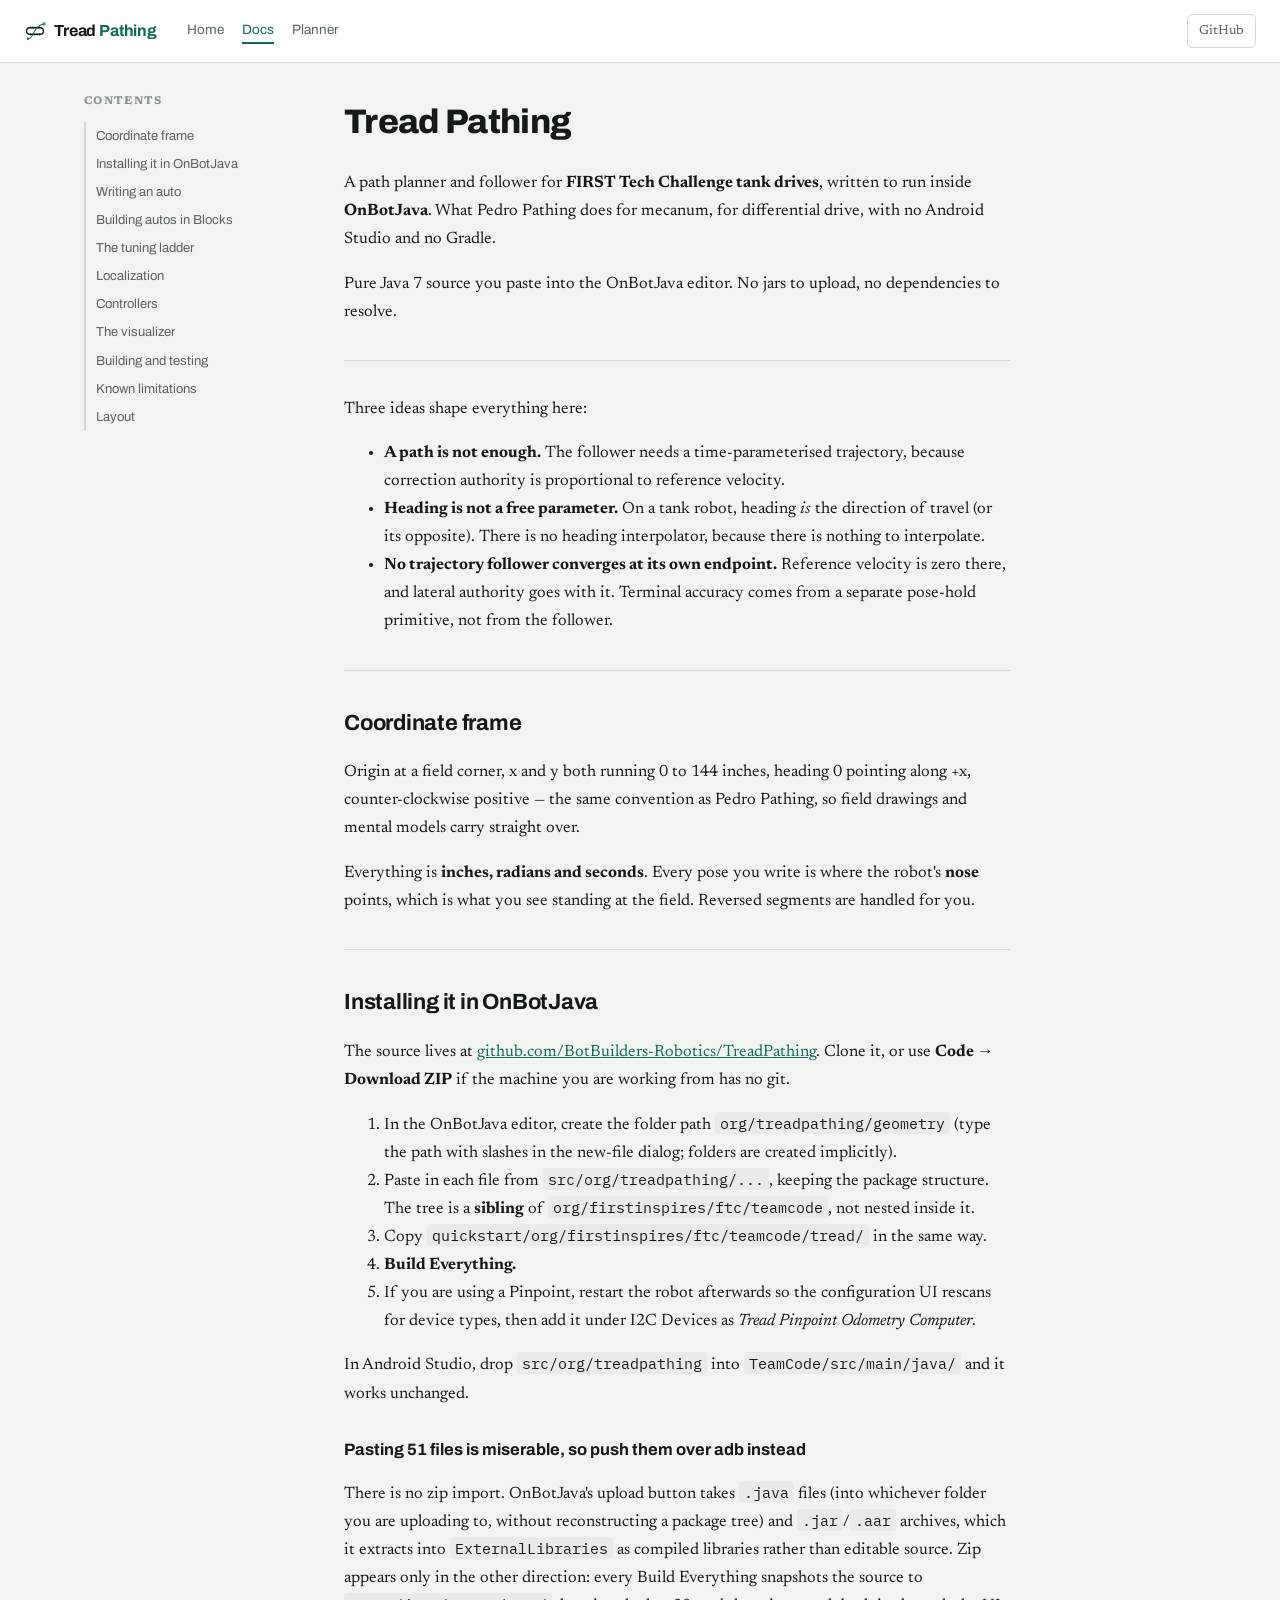
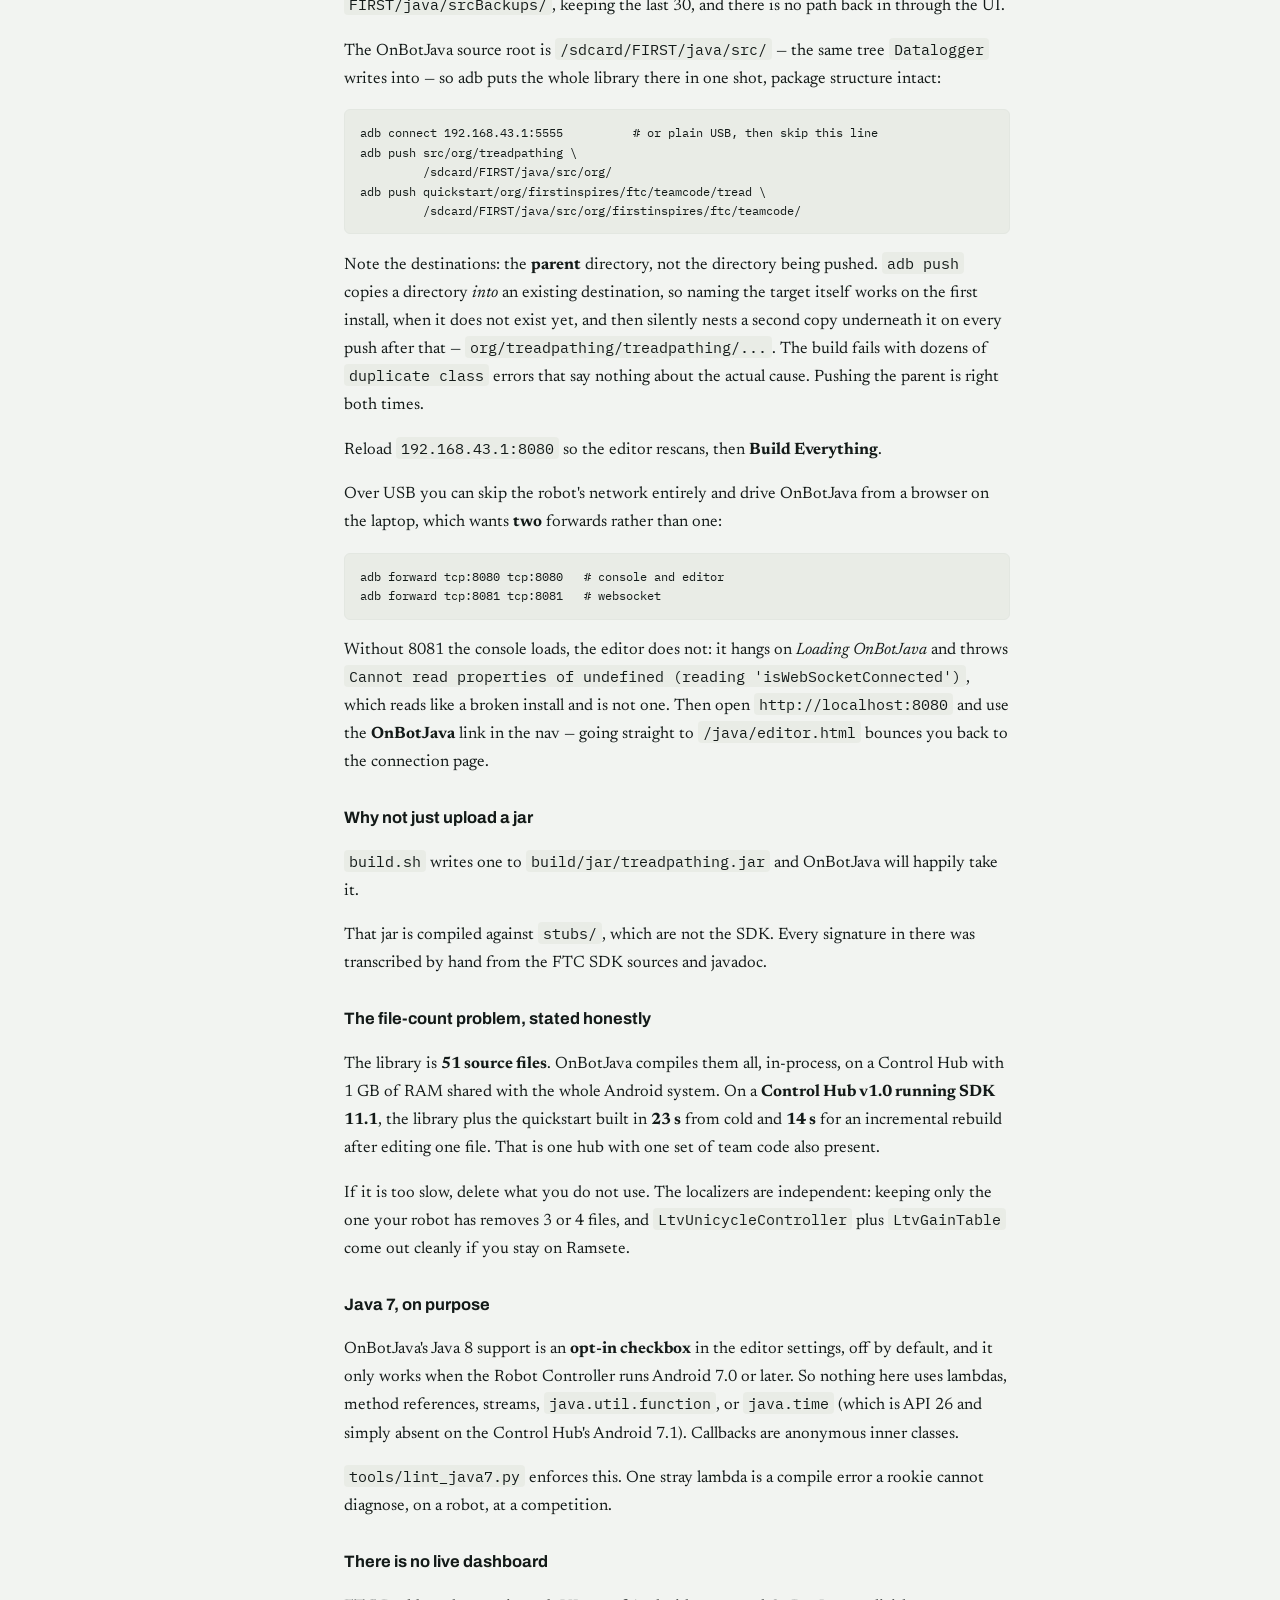
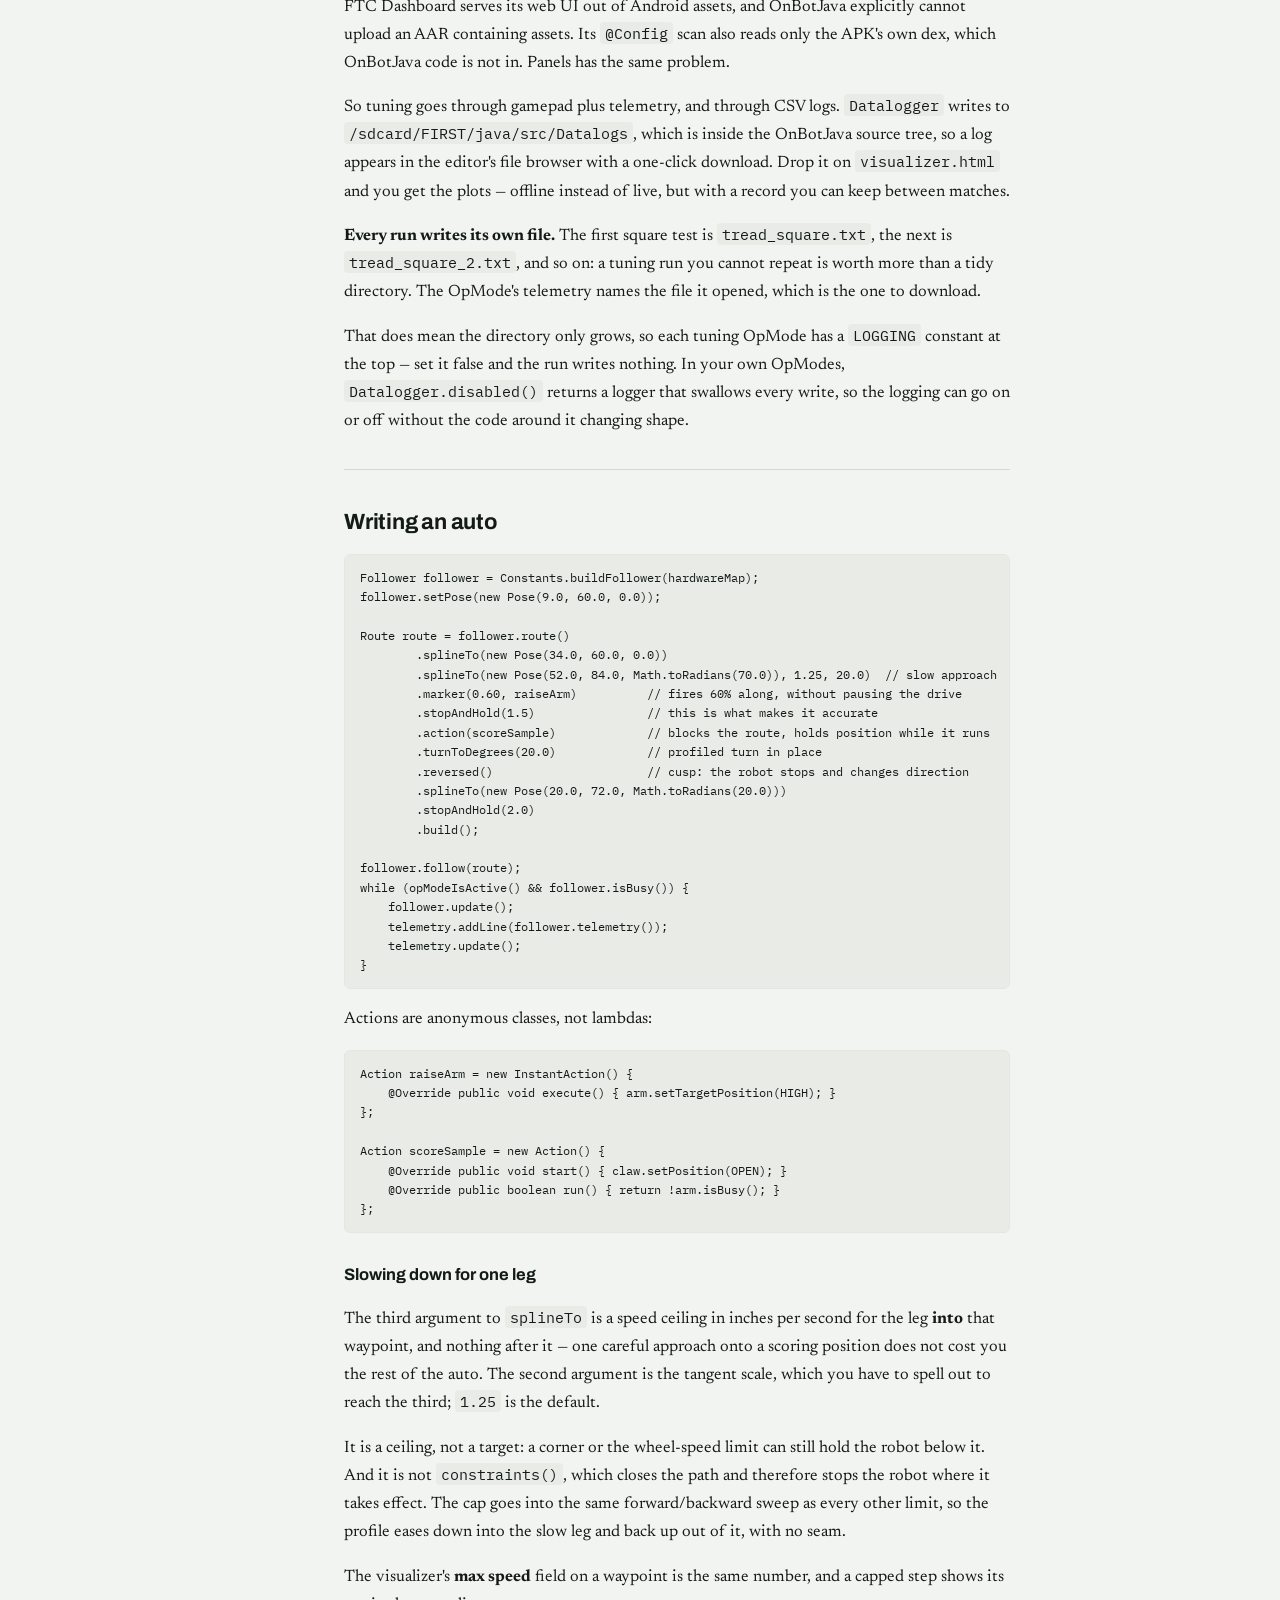
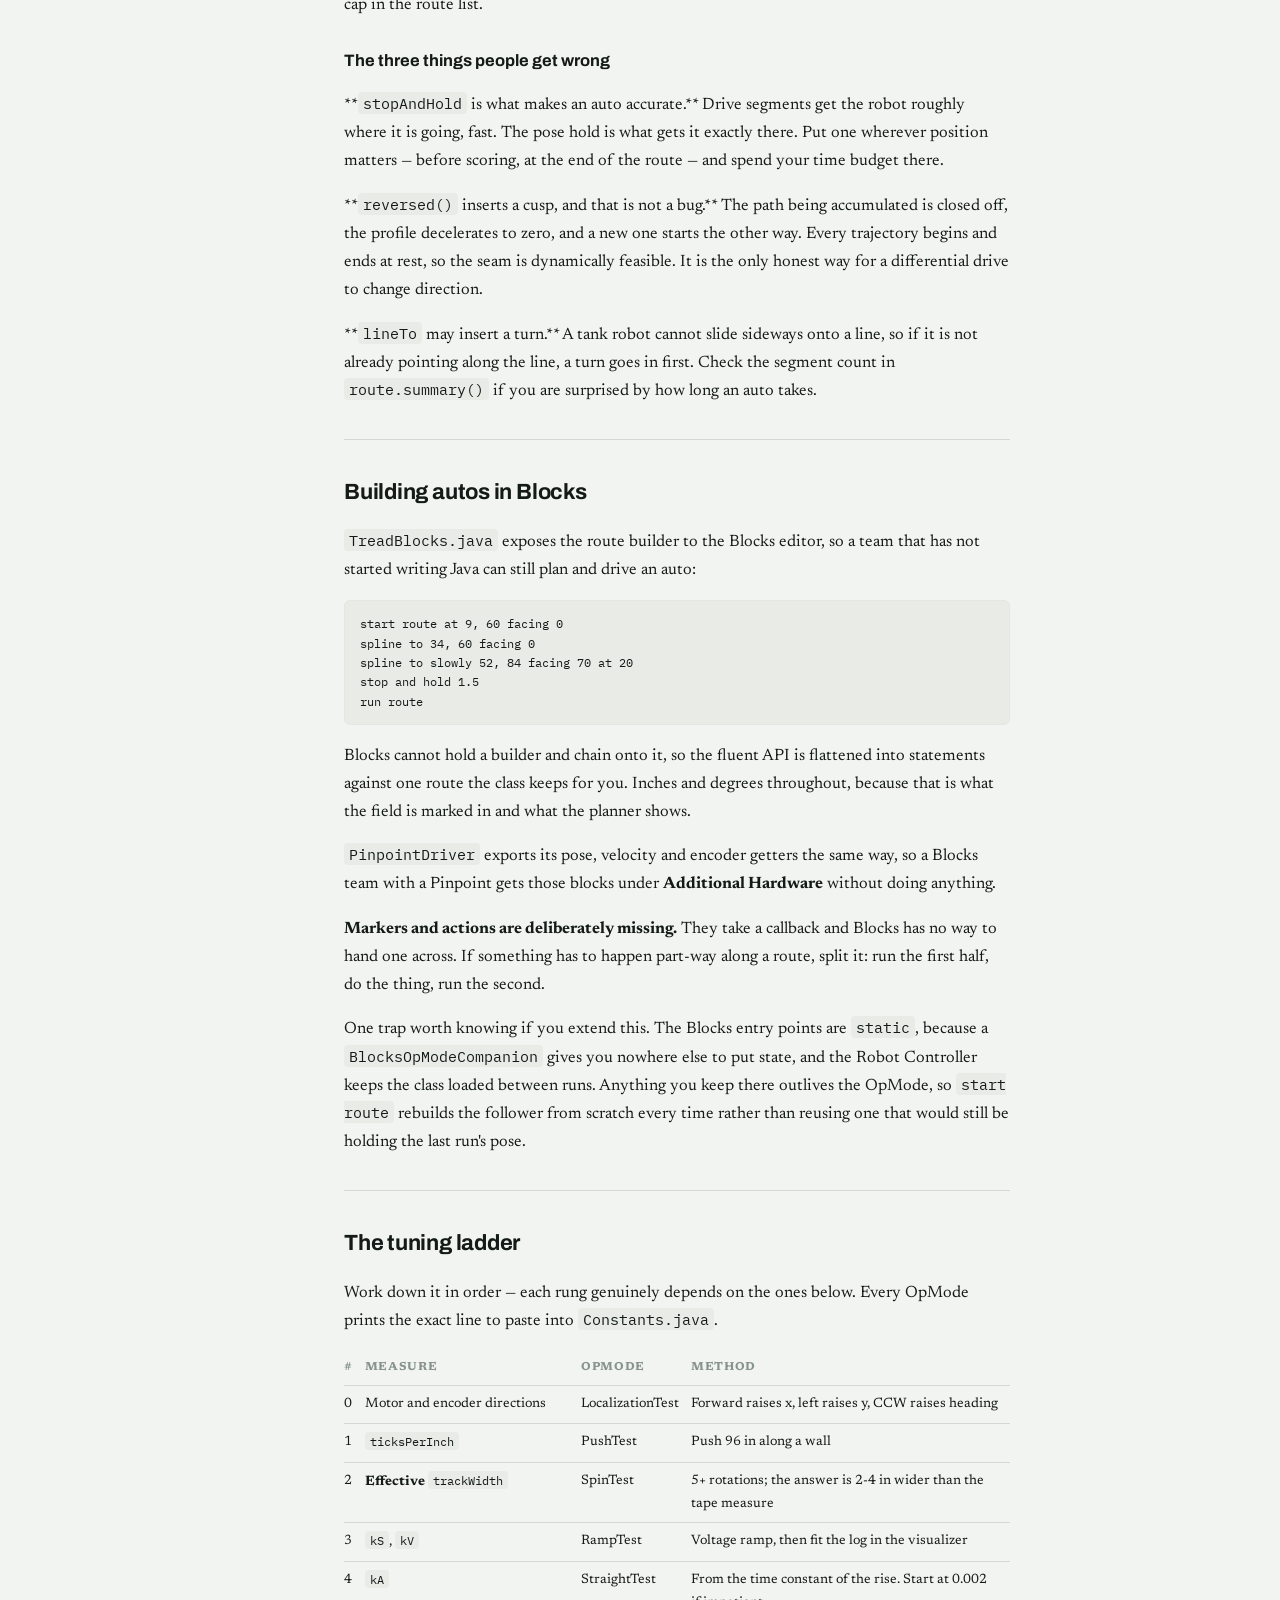
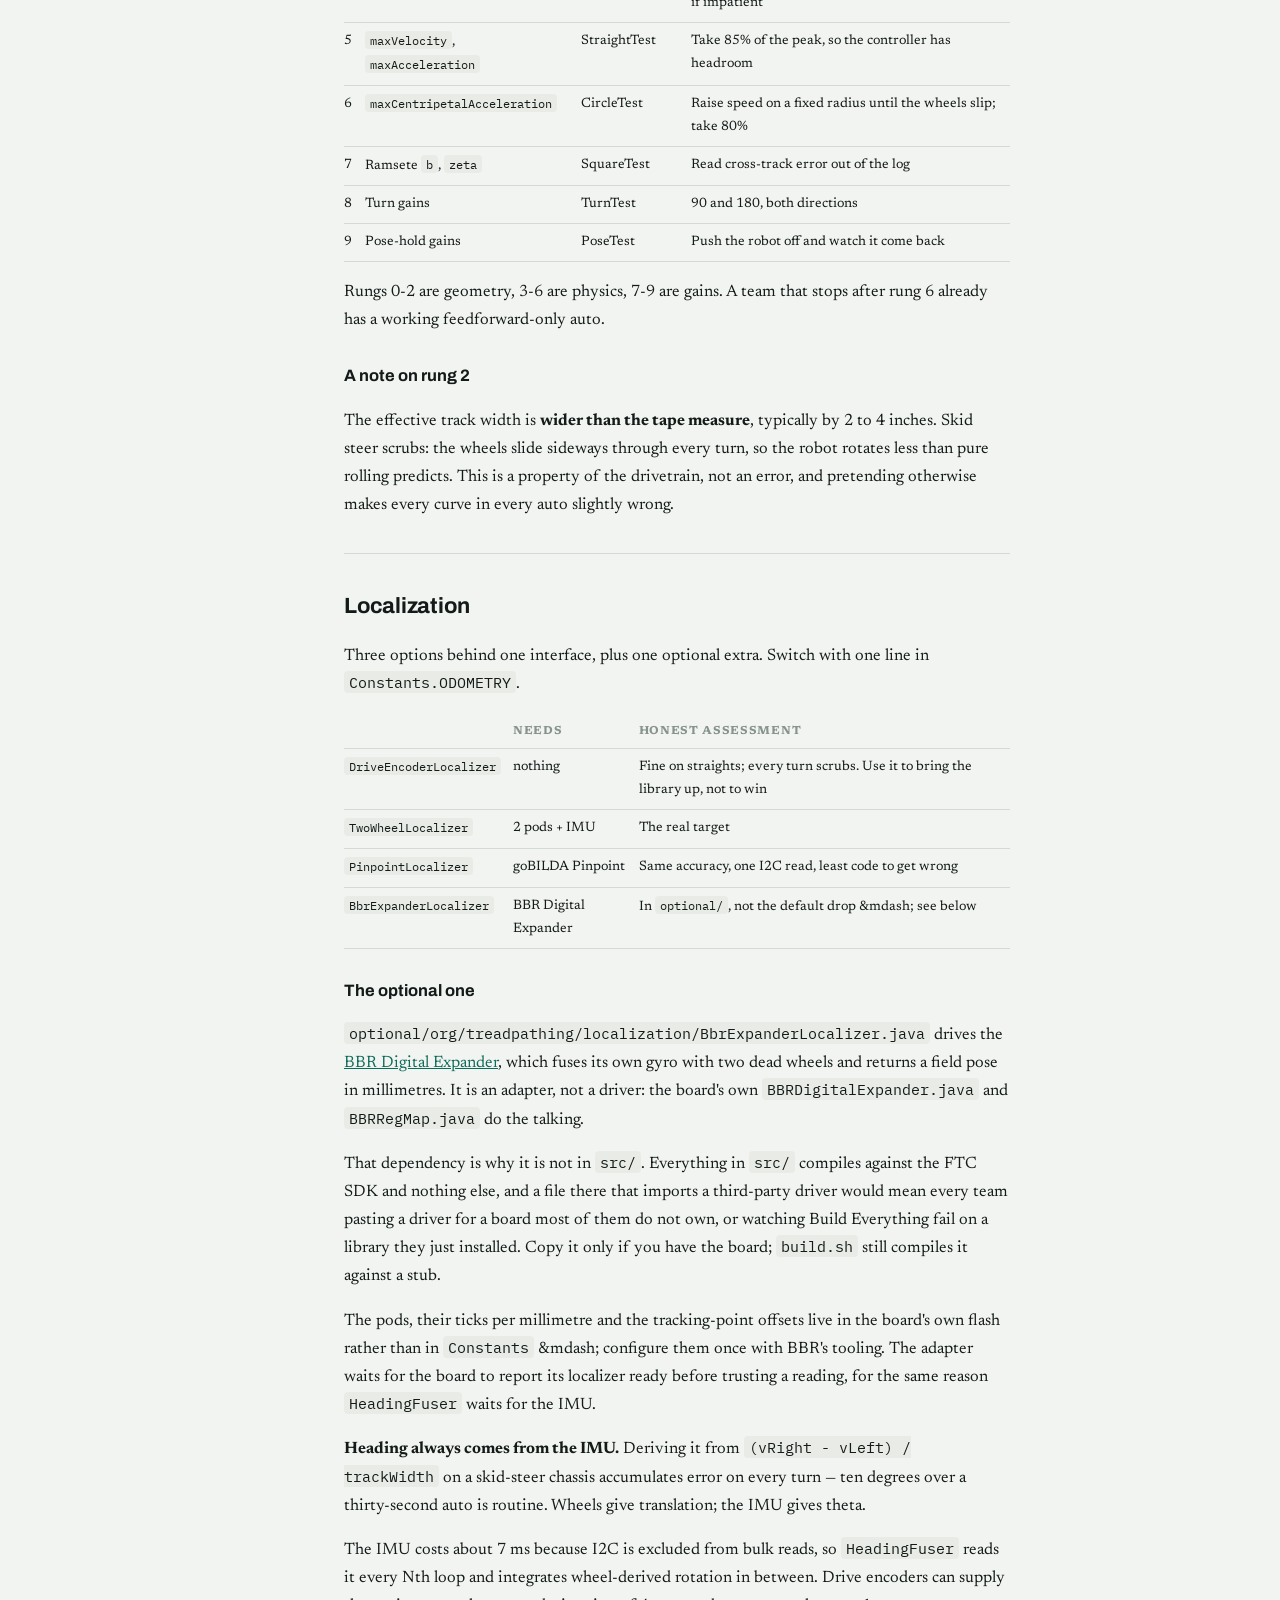
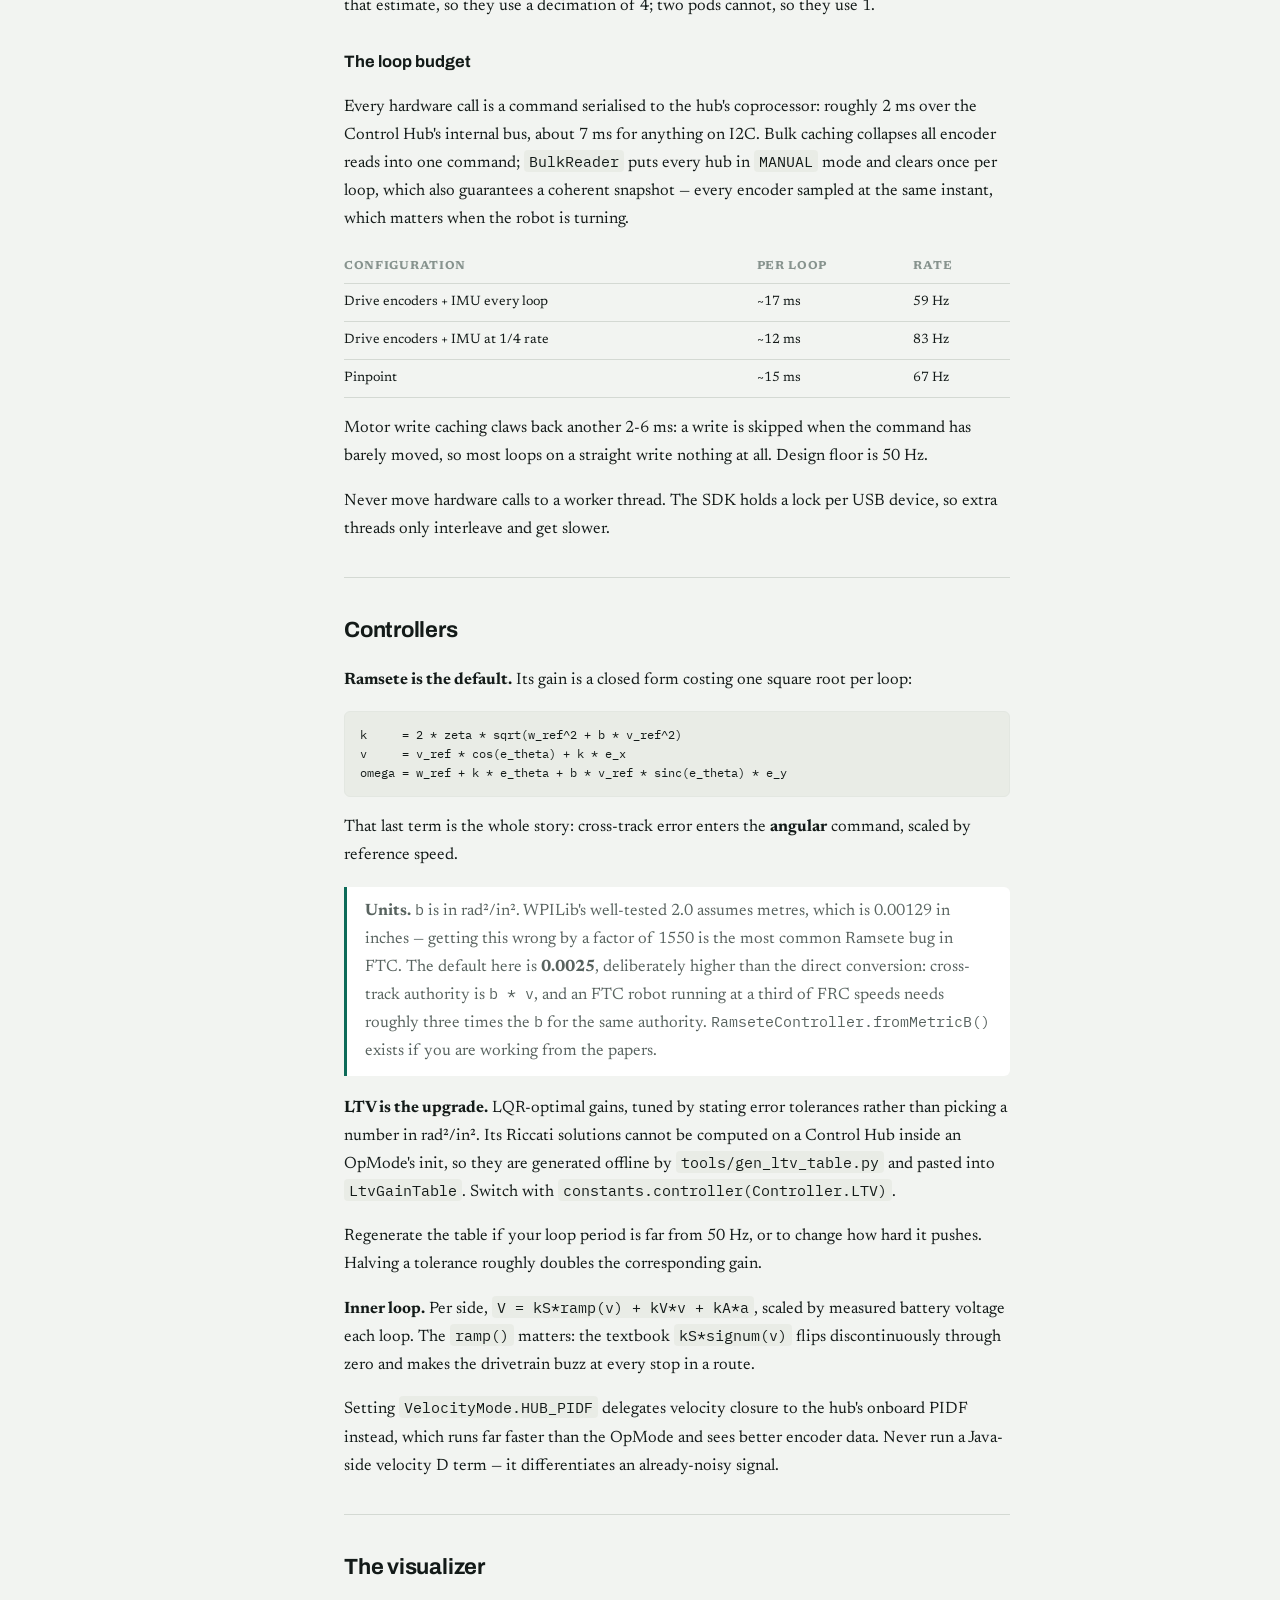
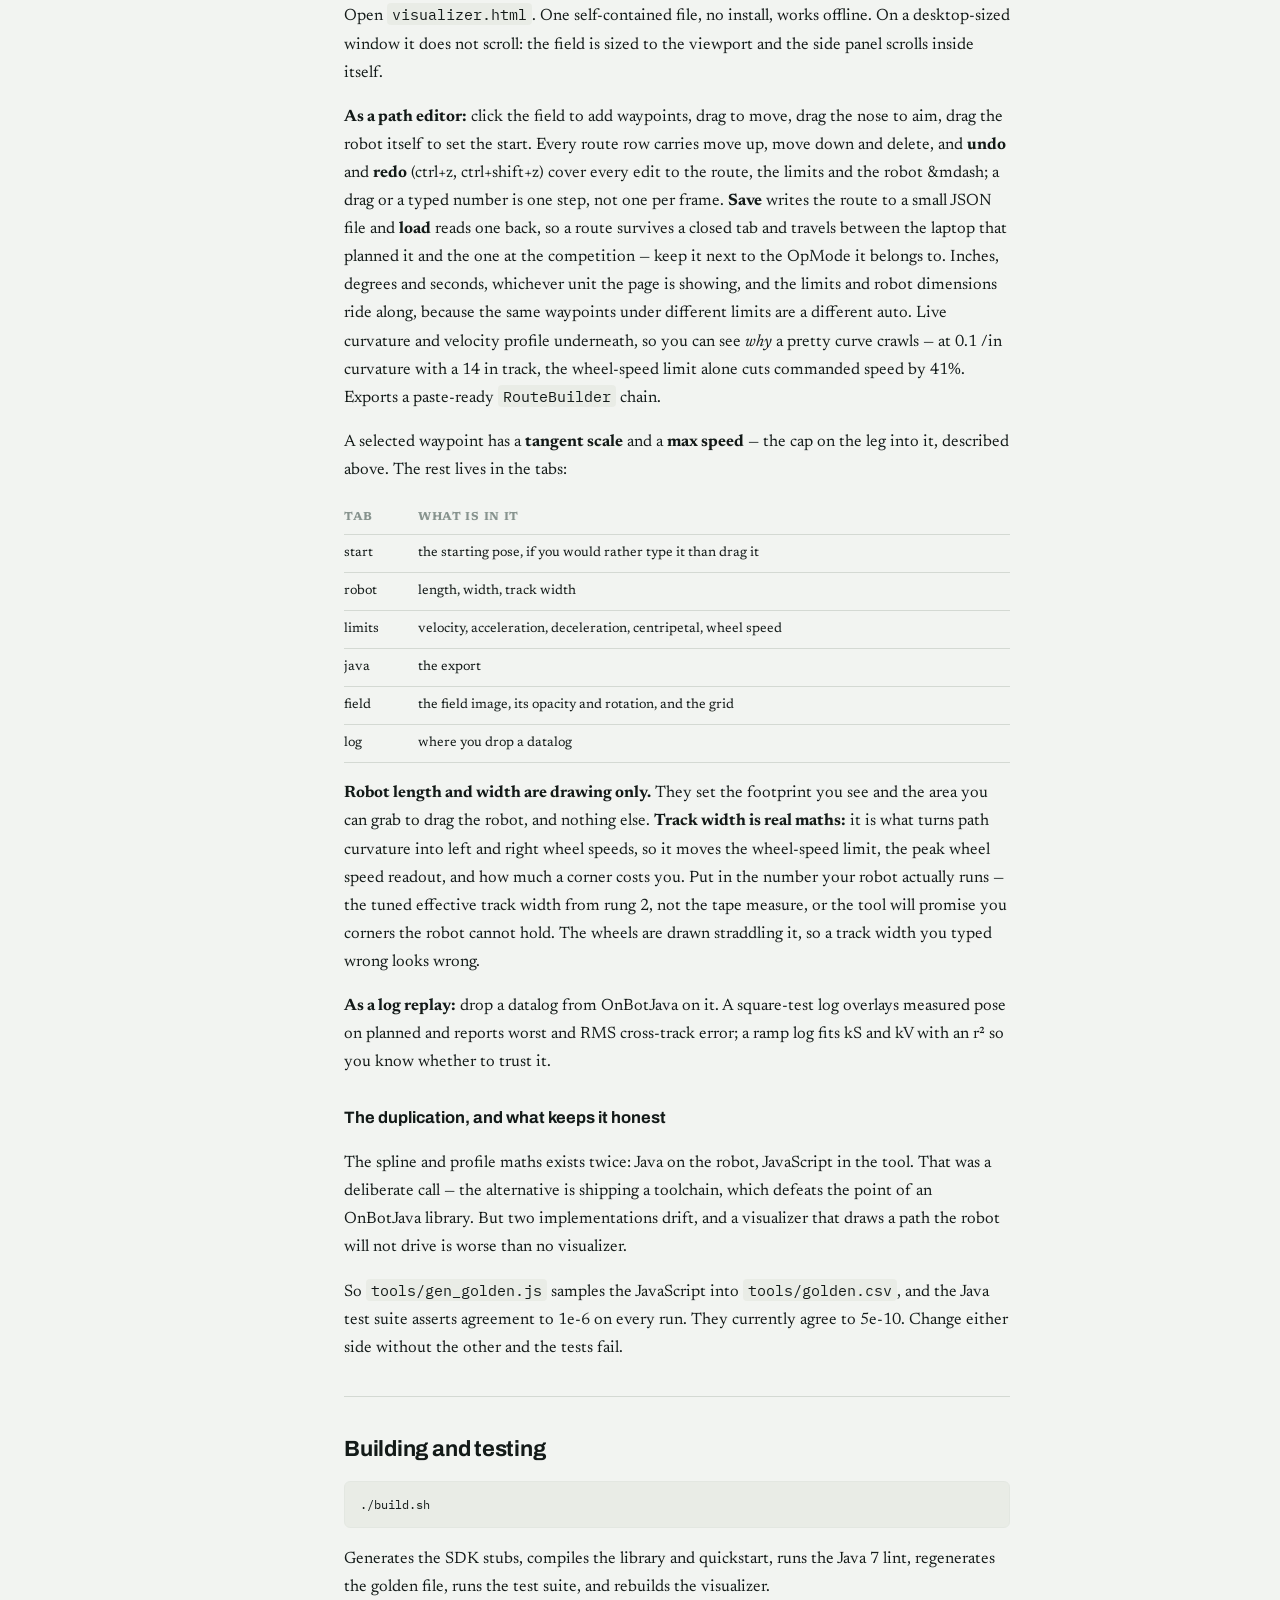
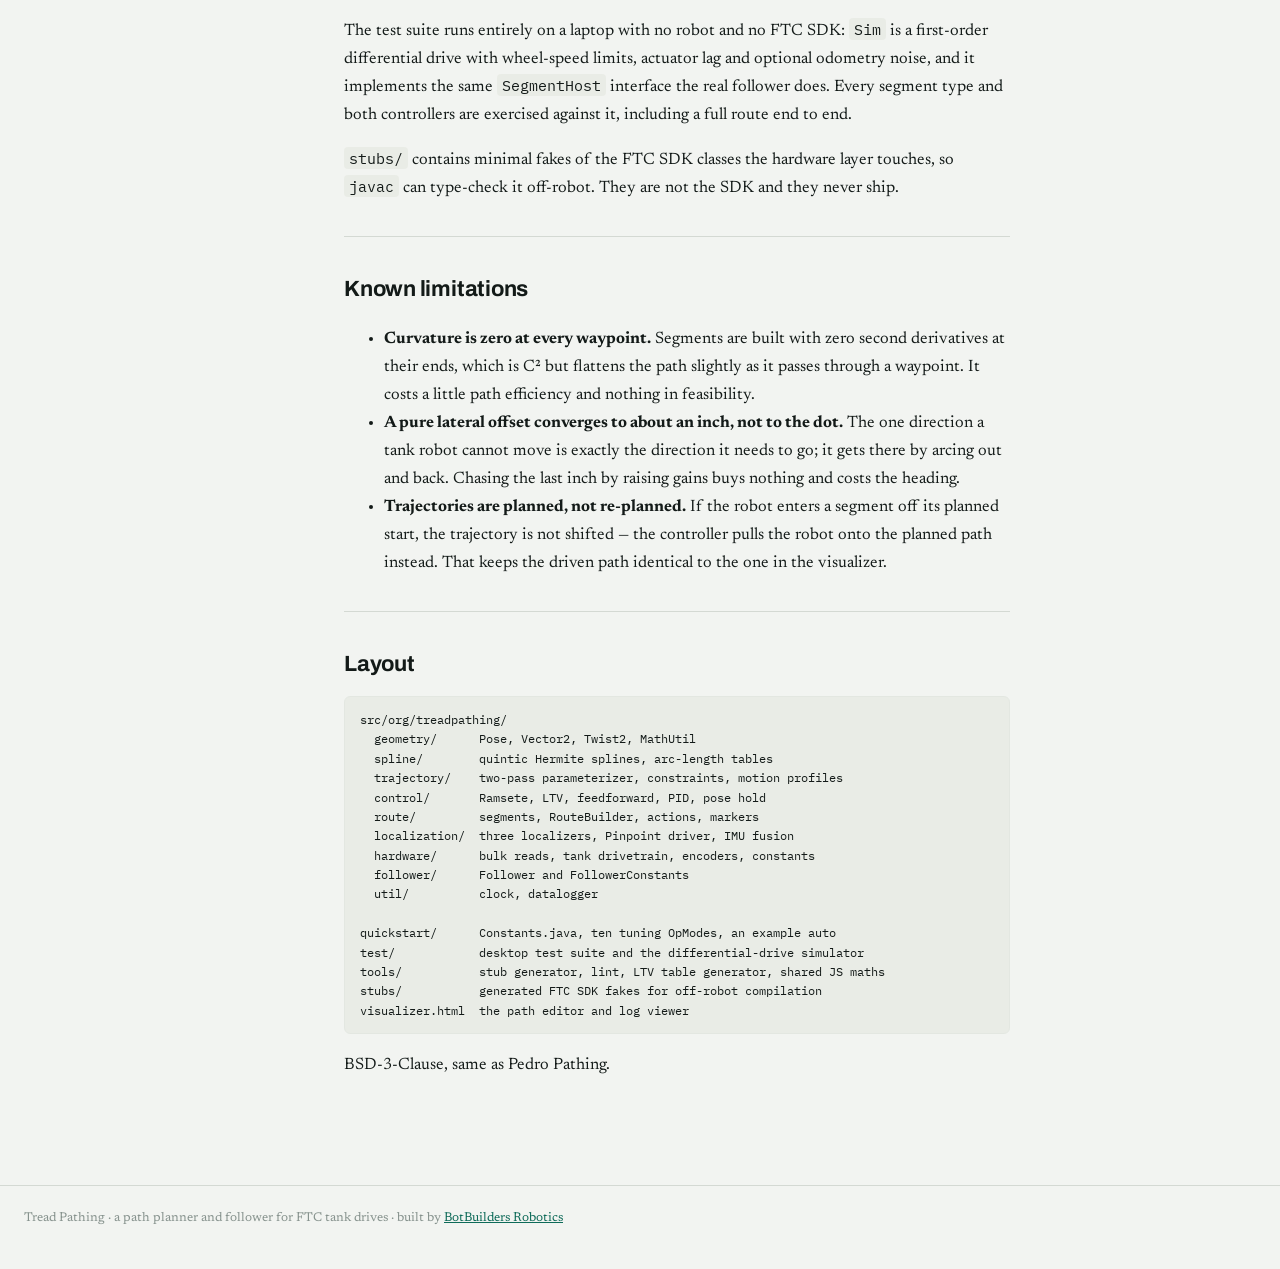
<file: docs.html>
<!DOCTYPE html>
<html lang="en">
<head>
<meta charset="utf-8">
<meta name="viewport" content="width=device-width, initial-scale=1">
<title>Tread Pathing docs</title>
<meta name="description" content="Documentation for Tread Pathing, an FTC tank drive path follower.">
<link rel="icon" type="image/svg+xml" href="favicon.svg">
<link rel="stylesheet" href="site.css">
</head>
<body>
<header class="bar">
  <a class="brand" href="/">
    <svg viewBox="0 0 170 170" aria-hidden="true">
      <g transform="translate(5,5)">
        <rect x="15" y="55" width="130" height="50" rx="25" fill="none" stroke="currentColor" stroke-width="10"/>
        <g stroke="currentColor" stroke-width="6" stroke-linecap="round">
          <line x1="46" y1="48" x2="46" y2="58"/>
          <line x1="63" y1="48" x2="63" y2="58"/>
          <line x1="80" y1="48" x2="80" y2="58"/>
          <line x1="97" y1="48" x2="97" y2="58"/>
          <line x1="114" y1="48" x2="114" y2="58"/>
          <line x1="46" y1="102" x2="46" y2="112"/>
          <line x1="63" y1="102" x2="63" y2="112"/>
          <line x1="80" y1="102" x2="80" y2="112"/>
          <line x1="97" y1="102" x2="97" y2="112"/>
          <line x1="114" y1="102" x2="114" y2="112"/>
        </g>
        <path d="M25,140 C70,150 60,40 150,25" fill="none" stroke="var(--primary)" stroke-width="8" stroke-linecap="round"/>
        <circle cx="25" cy="140" r="9" fill="var(--primary)"/>
        <circle cx="150" cy="25" r="11" fill="none" stroke="var(--primary)" stroke-width="5"/>
        <circle cx="150" cy="25" r="4" fill="var(--primary)"/>
      </g>
    </svg>
    <span class="word">Tread <span>Pathing</span></span>
  </a>
  <nav><a href="/">Home</a><a href="docs.html" class="on">Docs</a><a href="planner.html">Planner</a></nav>
  <a class="gh" href="https://github.com/BotBuilders-Robotics/TreadPathing">GitHub</a>
</header>
<div class="docs">
  <aside class="toc"><h2>Contents</h2><a href="#coordinate-frame">Coordinate frame</a><a href="#installing-it-in-onbotjava">Installing it in OnBotJava</a><a href="#writing-an-auto">Writing an auto</a><a href="#building-autos-in-blocks">Building autos in Blocks</a><a href="#the-tuning-ladder">The tuning ladder</a><a href="#localization">Localization</a><a href="#controllers">Controllers</a><a href="#the-visualizer">The visualizer</a><a href="#building-and-testing">Building and testing</a><a href="#known-limitations">Known limitations</a><a href="#layout">Layout</a></aside>
  <article class="prose"><h1 id="tread-pathing">Tread Pathing</h1>
<p>A path planner and follower for <strong>FIRST Tech Challenge tank drives</strong>, written to run inside <strong>OnBotJava</strong>. What Pedro Pathing does for mecanum, for differential drive, with no Android Studio and no Gradle.</p>
<p>Pure Java 7 source you paste into the OnBotJava editor. No jars to upload, no dependencies to resolve.</p>
<hr>
<p>Three ideas shape everything here:</p>
<ul><li><strong>A path is not enough.</strong> The follower needs a time-parameterised trajectory, because correction authority is proportional to reference velocity.</li><li><strong>Heading is not a free parameter.</strong> On a tank robot, heading <em>is</em> the direction of travel (or its opposite). There is no heading interpolator, because there is nothing to interpolate.</li><li><strong>No trajectory follower converges at its own endpoint.</strong> Reference velocity is zero there, and lateral authority goes with it. Terminal accuracy comes from a separate pose-hold primitive, not from the follower.</li></ul>
<hr>
<h2 id="coordinate-frame">Coordinate frame</h2>
<p>Origin at a field corner, x and y both running 0 to 144 inches, heading 0 pointing along +x, counter-clockwise positive — the same convention as Pedro Pathing, so field drawings and mental models carry straight over.</p>
<p>Everything is <strong>inches, radians and seconds</strong>. Every pose you write is where the robot&#x27;s <strong>nose</strong> points, which is what you see standing at the field. Reversed segments are handled for you.</p>
<hr>
<h2 id="installing-it-in-onbotjava">Installing it in OnBotJava</h2>
<p>The source lives at <a href="https://github.com/BotBuilders-Robotics/TreadPathing">github.com/BotBuilders-Robotics/TreadPathing</a>. Clone it, or use <strong>Code → Download ZIP</strong> if the machine you are working from has no git.</p>
<ol><li>In the OnBotJava editor, create the folder path <code>org/treadpathing/geometry</code> (type the path with slashes in the new-file dialog; folders are created implicitly).</li><li>Paste in each file from <code>src/org/treadpathing/...</code>, keeping the package structure. The tree is a <strong>sibling</strong> of <code>org/firstinspires/ftc/teamcode</code>, not nested inside it.</li><li>Copy <code>quickstart/org/firstinspires/ftc/teamcode/tread/</code> in the same way.</li><li><strong>Build Everything.</strong></li><li>If you are using a Pinpoint, restart the robot afterwards so the configuration UI rescans for device types, then add it under I2C Devices as <em>Tread Pinpoint Odometry Computer</em>.</li></ol>
<p>In Android Studio, drop <code>src/org/treadpathing</code> into <code>TeamCode/src/main/java/</code> and it works unchanged.</p>
<h3 id="pasting-51-files-is-miserable-so-push-them-over-adb-instead">Pasting 51 files is miserable, so push them over adb instead</h3>
<p>There is no zip import. OnBotJava&#x27;s upload button takes <code>.java</code> files (into whichever folder you are uploading to, without reconstructing a package tree) and <code>.jar</code>/<code>.aar</code> archives, which it extracts into <code>ExternalLibraries</code> as compiled libraries rather than editable source. Zip appears only in the other direction: every Build Everything snapshots the source to <code>FIRST/java/srcBackups/</code>, keeping the last 30, and there is no path back in through the UI.</p>
<p>The OnBotJava source root is <code>/sdcard/FIRST/java/src/</code> — the same tree <code>Datalogger</code> writes into — so adb puts the whole library there in one shot, package structure intact:</p>
<pre><code>adb connect 192.168.43.1:5555          # or plain USB, then skip this line
adb push src/org/treadpathing \
         /sdcard/FIRST/java/src/org/
adb push quickstart/org/firstinspires/ftc/teamcode/tread \
         /sdcard/FIRST/java/src/org/firstinspires/ftc/teamcode/</code></pre>
<p>Note the destinations: the <strong>parent</strong> directory, not the directory being pushed. <code>adb push</code> copies a directory <em>into</em> an existing destination, so naming the target itself works on the first install, when it does not exist yet, and then silently nests a second copy underneath it on every push after that &mdash; <code>org/treadpathing/treadpathing/...</code>. The build fails with dozens of <code>duplicate class</code> errors that say nothing about the actual cause. Pushing the parent is right both times.</p>
<p>Reload <code>192.168.43.1:8080</code> so the editor rescans, then <strong>Build Everything</strong>.</p>
<p>Over USB you can skip the robot&#x27;s network entirely and drive OnBotJava from a browser on the laptop, which wants <strong>two</strong> forwards rather than one:</p>
<pre><code>adb forward tcp:8080 tcp:8080   # console and editor
adb forward tcp:8081 tcp:8081   # websocket</code></pre>
<p>Without 8081 the console loads, the editor does not: it hangs on <em>Loading OnBotJava</em> and throws <code>Cannot read properties of undefined (reading &#x27;isWebSocketConnected&#x27;)</code>, which reads like a broken install and is not one. Then open <code>http://localhost:8080</code> and use the <strong>OnBotJava</strong> link in the nav — going straight to <code>/java/editor.html</code> bounces you back to the connection page.</p>
<h3 id="why-not-just-upload-a-jar">Why not just upload a jar</h3>
<p><code>build.sh</code> writes one to <code>build/jar/treadpathing.jar</code> and OnBotJava will happily take it.</p>
<p>That jar is compiled against <code>stubs/</code>, which are not the SDK. Every signature in there was transcribed by hand from the FTC SDK sources and javadoc.</p>
<h3 id="the-file-count-problem-stated-honestly">The file-count problem, stated honestly</h3>
<p>The library is <strong>51 source files</strong>. OnBotJava compiles them all, in-process, on a Control Hub with 1 GB of RAM shared with the whole Android system. On a <strong>Control Hub v1.0 running SDK 11.1</strong>, the library plus the quickstart built in <strong>23 s</strong> from cold and <strong>14 s</strong> for an incremental rebuild after editing one file. That is one hub with one set of team code also present.</p>
<p>If it is too slow, delete what you do not use. The localizers are independent: keeping only the one your robot has removes 3 or 4 files, and <code>LtvUnicycleController</code> plus <code>LtvGainTable</code> come out cleanly if you stay on Ramsete.</p>
<h3 id="java-7-on-purpose">Java 7, on purpose</h3>
<p>OnBotJava&#x27;s Java 8 support is an <strong>opt-in checkbox</strong> in the editor settings, off by default, and it only works when the Robot Controller runs Android 7.0 or later. So nothing here uses lambdas, method references, streams, <code>java.util.function</code>, or <code>java.time</code> (which is API 26 and simply absent on the Control Hub&#x27;s Android 7.1). Callbacks are anonymous inner classes.</p>
<p><code>tools/lint_java7.py</code> enforces this. One stray lambda is a compile error a rookie cannot diagnose, on a robot, at a competition.</p>
<h3 id="there-is-no-live-dashboard">There is no live dashboard</h3>
<p>FTC Dashboard serves its web UI out of Android assets, and OnBotJava explicitly cannot upload an AAR containing assets. Its <code>@Config</code> scan also reads only the APK&#x27;s own dex, which OnBotJava code is not in. Panels has the same problem.</p>
<p>So tuning goes through gamepad plus telemetry, and through CSV logs. <code>Datalogger</code> writes to <code>/sdcard/FIRST/java/src/Datalogs</code>, which is inside the OnBotJava source tree, so a log appears in the editor&#x27;s file browser with a one-click download. Drop it on <code>visualizer.html</code> and you get the plots — offline instead of live, but with a record you can keep between matches.</p>
<p><strong>Every run writes its own file.</strong> The first square test is <code>tread_square.txt</code>, the next is <code>tread_square_2.txt</code>, and so on: a tuning run you cannot repeat is worth more than a tidy directory. The OpMode&#x27;s telemetry names the file it opened, which is the one to download.</p>
<p>That does mean the directory only grows, so each tuning OpMode has a <code>LOGGING</code> constant at the top — set it false and the run writes nothing. In your own OpModes, <code>Datalogger.disabled()</code> returns a logger that swallows every write, so the logging can go on or off without the code around it changing shape.</p>
<hr>
<h2 id="writing-an-auto">Writing an auto</h2>
<pre class="lang-java"><code>Follower follower = Constants.buildFollower(hardwareMap);
follower.setPose(new Pose(9.0, 60.0, 0.0));

Route route = follower.route()
        .splineTo(new Pose(34.0, 60.0, 0.0))
        .splineTo(new Pose(52.0, 84.0, Math.toRadians(70.0)), 1.25, 20.0)  // slow approach
        .marker(0.60, raiseArm)          // fires 60% along, without pausing the drive
        .stopAndHold(1.5)                // this is what makes it accurate
        .action(scoreSample)             // blocks the route, holds position while it runs
        .turnToDegrees(20.0)             // profiled turn in place
        .reversed()                      // cusp: the robot stops and changes direction
        .splineTo(new Pose(20.0, 72.0, Math.toRadians(20.0)))
        .stopAndHold(2.0)
        .build();

follower.follow(route);
while (opModeIsActive() &amp;&amp; follower.isBusy()) {
    follower.update();
    telemetry.addLine(follower.telemetry());
    telemetry.update();
}</code></pre>
<p>Actions are anonymous classes, not lambdas:</p>
<pre class="lang-java"><code>Action raiseArm = new InstantAction() {
    @Override public void execute() { arm.setTargetPosition(HIGH); }
};

Action scoreSample = new Action() {
    @Override public void start() { claw.setPosition(OPEN); }
    @Override public boolean run() { return !arm.isBusy(); }
};</code></pre>
<h3 id="slowing-down-for-one-leg">Slowing down for one leg</h3>
<p>The third argument to <code>splineTo</code> is a speed ceiling in inches per second for the leg <strong>into</strong> that waypoint, and nothing after it — one careful approach onto a scoring position does not cost you the rest of the auto. The second argument is the tangent scale, which you have to spell out to reach the third; <code>1.25</code> is the default.</p>
<p>It is a ceiling, not a target: a corner or the wheel-speed limit can still hold the robot below it. And it is not <code>constraints()</code>, which closes the path and therefore stops the robot where it takes effect. The cap goes into the same forward/backward sweep as every other limit, so the profile eases down into the slow leg and back up out of it, with no seam.</p>
<p>The visualizer&#x27;s <strong>max speed</strong> field on a waypoint is the same number, and a capped step shows its cap in the route list.</p>
<h3 id="the-three-things-people-get-wrong">The three things people get wrong</h3>
<p>**<code>stopAndHold</code> is what makes an auto accurate.** Drive segments get the robot roughly where it is going, fast. The pose hold is what gets it exactly there. Put one wherever position matters — before scoring, at the end of the route — and spend your time budget there.</p>
<p>**<code>reversed()</code> inserts a cusp, and that is not a bug.** The path being accumulated is closed off, the profile decelerates to zero, and a new one starts the other way. Every trajectory begins and ends at rest, so the seam is dynamically feasible. It is the only honest way for a differential drive to change direction.</p>
<p>**<code>lineTo</code> may insert a turn.** A tank robot cannot slide sideways onto a line, so if it is not already pointing along the line, a turn goes in first. Check the segment count in <code>route.summary()</code> if you are surprised by how long an auto takes.</p>
<hr>
<h2 id="building-autos-in-blocks">Building autos in Blocks</h2>
<p><code>TreadBlocks.java</code> exposes the route builder to the Blocks editor, so a team that has not started writing Java can still plan and drive an auto:</p>
<pre><code>start route at 9, 60 facing 0
spline to 34, 60 facing 0
spline to slowly 52, 84 facing 70 at 20
stop and hold 1.5
run route</code></pre>
<p>Blocks cannot hold a builder and chain onto it, so the fluent API is flattened into statements against one route the class keeps for you. Inches and degrees throughout, because that is what the field is marked in and what the planner shows.</p>
<p><code>PinpointDriver</code> exports its pose, velocity and encoder getters the same way, so a Blocks team with a Pinpoint gets those blocks under <strong>Additional Hardware</strong> without doing anything.</p>
<p><strong>Markers and actions are deliberately missing.</strong> They take a callback and Blocks has no way to hand one across. If something has to happen part-way along a route, split it: run the first half, do the thing, run the second.</p>
<p>One trap worth knowing if you extend this. The Blocks entry points are <code>static</code>, because a <code>BlocksOpModeCompanion</code> gives you nowhere else to put state, and the Robot Controller keeps the class loaded between runs. Anything you keep there outlives the OpMode, so <code>start route</code> rebuilds the follower from scratch every time rather than reusing one that would still be holding the last run&#x27;s pose.</p>
<hr>
<h2 id="the-tuning-ladder">The tuning ladder</h2>
<p>Work down it in order — each rung genuinely depends on the ones below. Every OpMode prints the exact line to paste into <code>Constants.java</code>.</p>
<div class='scroll'><table><thead><tr><th>#</th><th>Measure</th><th>OpMode</th><th>Method</th></tr></thead><tbody><tr><td>0</td><td>Motor and encoder directions</td><td>LocalizationTest</td><td>Forward raises x, left raises y, CCW raises heading</td></tr><tr><td>1</td><td><code>ticksPerInch</code></td><td>PushTest</td><td>Push 96 in along a wall</td></tr><tr><td>2</td><td><strong>Effective</strong> <code>trackWidth</code></td><td>SpinTest</td><td>5+ rotations; the answer is 2-4 in wider than the tape measure</td></tr><tr><td>3</td><td><code>kS</code>, <code>kV</code></td><td>RampTest</td><td>Voltage ramp, then fit the log in the visualizer</td></tr><tr><td>4</td><td><code>kA</code></td><td>StraightTest</td><td>From the time constant of the rise. Start at 0.002 if impatient</td></tr><tr><td>5</td><td><code>maxVelocity</code>, <code>maxAcceleration</code></td><td>StraightTest</td><td>Take 85% of the peak, so the controller has headroom</td></tr><tr><td>6</td><td><code>maxCentripetalAcceleration</code></td><td>CircleTest</td><td>Raise speed on a fixed radius until the wheels slip; take 80%</td></tr><tr><td>7</td><td>Ramsete <code>b</code>, <code>zeta</code></td><td>SquareTest</td><td>Read cross-track error out of the log</td></tr><tr><td>8</td><td>Turn gains</td><td>TurnTest</td><td>90 and 180, both directions</td></tr><tr><td>9</td><td>Pose-hold gains</td><td>PoseTest</td><td>Push the robot off and watch it come back</td></tr></tbody></table></div>
<p>Rungs 0-2 are geometry, 3-6 are physics, 7-9 are gains. A team that stops after rung 6 already has a working feedforward-only auto.</p>
<h3 id="a-note-on-rung-2">A note on rung 2</h3>
<p>The effective track width is <strong>wider than the tape measure</strong>, typically by 2 to 4 inches. Skid steer scrubs: the wheels slide sideways through every turn, so the robot rotates less than pure rolling predicts. This is a property of the drivetrain, not an error, and pretending otherwise makes every curve in every auto slightly wrong.</p>
<hr>
<h2 id="localization">Localization</h2>
<p>Three options behind one interface, plus one optional extra. Switch with one line in <code>Constants.ODOMETRY</code>.</p>
<div class='scroll'><table><thead><tr><th></th><th>Needs</th><th>Honest assessment</th></tr></thead><tbody><tr><td><code>DriveEncoderLocalizer</code></td><td>nothing</td><td>Fine on straights; every turn scrubs. Use it to bring the library up, not to win</td></tr><tr><td><code>TwoWheelLocalizer</code></td><td>2 pods + IMU</td><td>The real target</td></tr><tr><td><code>PinpointLocalizer</code></td><td>goBILDA Pinpoint</td><td>Same accuracy, one I2C read, least code to get wrong</td></tr><tr><td><code>BbrExpanderLocalizer</code></td><td>BBR Digital Expander</td><td>In <code>optional/</code>, not the default drop &amp;mdash; see below</td></tr></tbody></table></div>
<h3 id="the-optional-one">The optional one</h3>
<p><code>optional/org/treadpathing/localization/BbrExpanderLocalizer.java</code> drives the <a href="https://expander.buildingblockrobotics.com">BBR Digital Expander</a>, which fuses its own gyro with two dead wheels and returns a field pose in millimetres. It is an adapter, not a driver: the board&#x27;s own <code>BBRDigitalExpander.java</code> and <code>BBRRegMap.java</code> do the talking.</p>
<p>That dependency is why it is not in <code>src/</code>. Everything in <code>src/</code> compiles against the FTC SDK and nothing else, and a file there that imports a third-party driver would mean every team pasting a driver for a board most of them do not own, or watching Build Everything fail on a library they just installed. Copy it only if you have the board; <code>build.sh</code> still compiles it against a stub.</p>
<p>The pods, their ticks per millimetre and the tracking-point offsets live in the board&#x27;s own flash rather than in <code>Constants</code> &amp;mdash; configure them once with BBR&#x27;s tooling. The adapter waits for the board to report its localizer ready before trusting a reading, for the same reason <code>HeadingFuser</code> waits for the IMU.</p>
<p><strong>Heading always comes from the IMU.</strong> Deriving it from <code>(vRight - vLeft) / trackWidth</code> on a skid-steer chassis accumulates error on every turn — ten degrees over a thirty-second auto is routine. Wheels give translation; the IMU gives theta.</p>
<p>The IMU costs about 7 ms because I2C is excluded from bulk reads, so <code>HeadingFuser</code> reads it every Nth loop and integrates wheel-derived rotation in between. Drive encoders can supply that estimate, so they use a decimation of 4; two pods cannot, so they use 1.</p>
<h3 id="the-loop-budget">The loop budget</h3>
<p>Every hardware call is a command serialised to the hub&#x27;s coprocessor: roughly 2 ms over the Control Hub&#x27;s internal bus, about 7 ms for anything on I2C. Bulk caching collapses all encoder reads into one command; <code>BulkReader</code> puts every hub in <code>MANUAL</code> mode and clears once per loop, which also guarantees a coherent snapshot — every encoder sampled at the same instant, which matters when the robot is turning.</p>
<div class='scroll'><table><thead><tr><th>Configuration</th><th>Per loop</th><th>Rate</th></tr></thead><tbody><tr><td>Drive encoders + IMU every loop</td><td>~17 ms</td><td>59 Hz</td></tr><tr><td>Drive encoders + IMU at 1/4 rate</td><td>~12 ms</td><td>83 Hz</td></tr><tr><td>Pinpoint</td><td>~15 ms</td><td>67 Hz</td></tr></tbody></table></div>
<p>Motor write caching claws back another 2-6 ms: a write is skipped when the command has barely moved, so most loops on a straight write nothing at all. Design floor is 50 Hz.</p>
<p>Never move hardware calls to a worker thread. The SDK holds a lock per USB device, so extra threads only interleave and get slower.</p>
<hr>
<h2 id="controllers">Controllers</h2>
<p><strong>Ramsete is the default.</strong> Its gain is a closed form costing one square root per loop:</p>
<pre><code>k     = 2 * zeta * sqrt(w_ref^2 + b * v_ref^2)
v     = v_ref * cos(e_theta) + k * e_x
omega = w_ref + k * e_theta + b * v_ref * sinc(e_theta) * e_y</code></pre>
<p>That last term is the whole story: cross-track error enters the <strong>angular</strong> command, scaled by reference speed.</p>
<blockquote><strong>Units.</strong> <code>b</code> is in rad²/in². WPILib&#x27;s well-tested 2.0 assumes metres, which is 0.00129 in inches — getting this wrong by a factor of 1550 is the most common Ramsete bug in FTC. The default here is <strong>0.0025</strong>, deliberately higher than the direct conversion: cross-track authority is <code>b * v</code>, and an FTC robot running at a third of FRC speeds needs roughly three times the <code>b</code> for the same authority. <code>RamseteController.fromMetricB()</code> exists if you are working from the papers.</blockquote>
<p><strong>LTV is the upgrade.</strong> LQR-optimal gains, tuned by stating error tolerances rather than picking a number in rad²/in². Its Riccati solutions cannot be computed on a Control Hub inside an OpMode&#x27;s init, so they are generated offline by <code>tools/gen_ltv_table.py</code> and pasted into <code>LtvGainTable</code>. Switch with <code>constants.controller(Controller.LTV)</code>.</p>
<p>Regenerate the table if your loop period is far from 50 Hz, or to change how hard it pushes. Halving a tolerance roughly doubles the corresponding gain.</p>
<p><strong>Inner loop.</strong> Per side, <code>V = kS*ramp(v) + kV*v + kA*a</code>, scaled by measured battery voltage each loop. The <code>ramp()</code> matters: the textbook <code>kS*signum(v)</code> flips discontinuously through zero and makes the drivetrain buzz at every stop in a route.</p>
<p>Setting <code>VelocityMode.HUB_PIDF</code> delegates velocity closure to the hub&#x27;s onboard PIDF instead, which runs far faster than the OpMode and sees better encoder data. Never run a Java-side velocity D term — it differentiates an already-noisy signal.</p>
<hr>
<h2 id="the-visualizer">The visualizer</h2>
<p>Open <code>visualizer.html</code>. One self-contained file, no install, works offline. On a desktop-sized window it does not scroll: the field is sized to the viewport and the side panel scrolls inside itself.</p>
<p><strong>As a path editor:</strong> click the field to add waypoints, drag to move, drag the nose to aim, drag the robot itself to set the start. Every route row carries move up, move down and delete, and <strong>undo</strong> and <strong>redo</strong> (ctrl+z, ctrl+shift+z) cover every edit to the route, the limits and the robot &amp;mdash; a drag or a typed number is one step, not one per frame. <strong>Save</strong> writes the route to a small JSON file and <strong>load</strong> reads one back, so a route survives a closed tab and travels between the laptop that planned it and the one at the competition — keep it next to the OpMode it belongs to. Inches, degrees and seconds, whichever unit the page is showing, and the limits and robot dimensions ride along, because the same waypoints under different limits are a different auto. Live curvature and velocity profile underneath, so you can see <em>why</em> a pretty curve crawls — at 0.1 /in curvature with a 14 in track, the wheel-speed limit alone cuts commanded speed by 41%. Exports a paste-ready <code>RouteBuilder</code> chain.</p>
<p>A selected waypoint has a <strong>tangent scale</strong> and a <strong>max speed</strong> — the cap on the leg into it, described above. The rest lives in the tabs:</p>
<div class='scroll'><table><thead><tr><th>tab</th><th>what is in it</th></tr></thead><tbody><tr><td>start</td><td>the starting pose, if you would rather type it than drag it</td></tr><tr><td>robot</td><td>length, width, track width</td></tr><tr><td>limits</td><td>velocity, acceleration, deceleration, centripetal, wheel speed</td></tr><tr><td>java</td><td>the export</td></tr><tr><td>field</td><td>the field image, its opacity and rotation, and the grid</td></tr><tr><td>log</td><td>where you drop a datalog</td></tr></tbody></table></div>
<p><strong>Robot length and width are drawing only.</strong> They set the footprint you see and the area you can grab to drag the robot, and nothing else. <strong>Track width is real maths:</strong> it is what turns path curvature into left and right wheel speeds, so it moves the wheel-speed limit, the peak wheel speed readout, and how much a corner costs you. Put in the number your robot actually runs — the tuned effective track width from rung 2, not the tape measure, or the tool will promise you corners the robot cannot hold. The wheels are drawn straddling it, so a track width you typed wrong looks wrong.</p>
<p><strong>As a log replay:</strong> drop a datalog from OnBotJava on it. A square-test log overlays measured pose on planned and reports worst and RMS cross-track error; a ramp log fits kS and kV with an r² so you know whether to trust it.</p>
<h3 id="the-duplication-and-what-keeps-it-honest">The duplication, and what keeps it honest</h3>
<p>The spline and profile maths exists twice: Java on the robot, JavaScript in the tool. That was a deliberate call — the alternative is shipping a toolchain, which defeats the point of an OnBotJava library. But two implementations drift, and a visualizer that draws a path the robot will not drive is worse than no visualizer.</p>
<p>So <code>tools/gen_golden.js</code> samples the JavaScript into <code>tools/golden.csv</code>, and the Java test suite asserts agreement to 1e-6 on every run. They currently agree to 5e-10. Change either side without the other and the tests fail.</p>
<hr>
<h2 id="building-and-testing">Building and testing</h2>
<pre><code>./build.sh</code></pre>
<p>Generates the SDK stubs, compiles the library and quickstart, runs the Java 7 lint, regenerates the golden file, runs the test suite, and rebuilds the visualizer.</p>
<p>The test suite runs entirely on a laptop with no robot and no FTC SDK: <code>Sim</code> is a first-order differential drive with wheel-speed limits, actuator lag and optional odometry noise, and it implements the same <code>SegmentHost</code> interface the real follower does. Every segment type and both controllers are exercised against it, including a full route end to end.</p>
<p><code>stubs/</code> contains minimal fakes of the FTC SDK classes the hardware layer touches, so <code>javac</code> can type-check it off-robot. They are not the SDK and they never ship.</p>
<hr>
<h2 id="known-limitations">Known limitations</h2>
<ul><li><strong>Curvature is zero at every waypoint.</strong> Segments are built with zero second derivatives at their ends, which is C² but flattens the path slightly as it passes through a waypoint. It costs a little path efficiency and nothing in feasibility.</li><li><strong>A pure lateral offset converges to about an inch, not to the dot.</strong> The one direction a tank robot cannot move is exactly the direction it needs to go; it gets there by arcing out and back. Chasing the last inch by raising gains buys nothing and costs the heading.</li><li><strong>Trajectories are planned, not re-planned.</strong> If the robot enters a segment off its planned start, the trajectory is not shifted — the controller pulls the robot onto the planned path instead. That keeps the driven path identical to the one in the visualizer.</li></ul>
<hr>
<h2 id="layout">Layout</h2>
<pre><code>src/org/treadpathing/
  geometry/      Pose, Vector2, Twist2, MathUtil
  spline/        quintic Hermite splines, arc-length tables
  trajectory/    two-pass parameterizer, constraints, motion profiles
  control/       Ramsete, LTV, feedforward, PID, pose hold
  route/         segments, RouteBuilder, actions, markers
  localization/  three localizers, Pinpoint driver, IMU fusion
  hardware/      bulk reads, tank drivetrain, encoders, constants
  follower/      Follower and FollowerConstants
  util/          clock, datalogger

quickstart/      Constants.java, ten tuning OpModes, an example auto
test/            desktop test suite and the differential-drive simulator
tools/           stub generator, lint, LTV table generator, shared JS maths
stubs/           generated FTC SDK fakes for off-robot compilation
visualizer.html  the path editor and log viewer</code></pre>
<p>BSD-3-Clause, same as Pedro Pathing.</p></article>
</div>
<footer>
  <p>Tread Pathing &middot; a path planner and follower for FTC tank drives &middot;
     built by <a href="https://github.com/BotBuilders-Robotics">BotBuilders Robotics</a></p>
</footer>
</body>
</html>
</file>
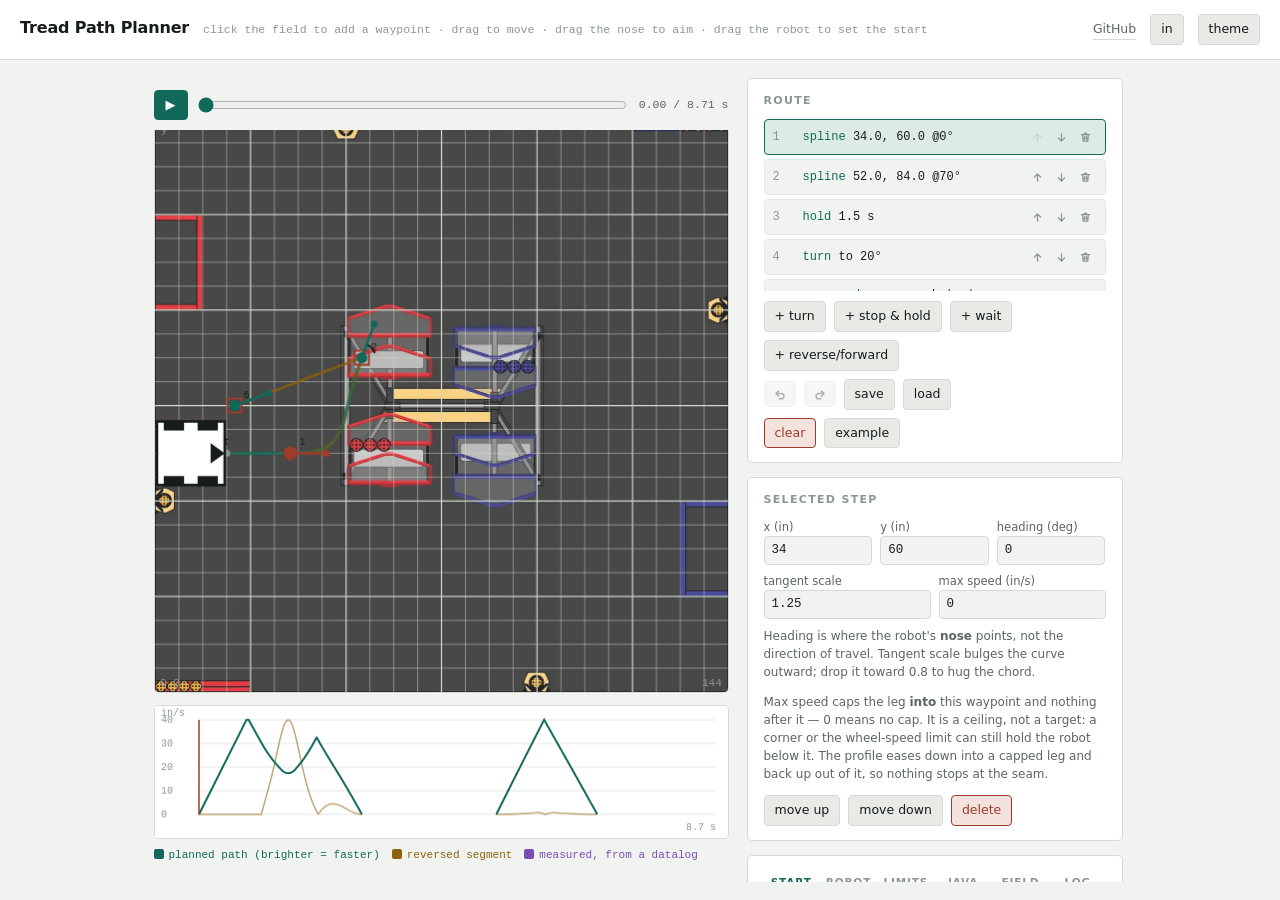
<file: planner.html>
<!DOCTYPE html>
<html lang="en">
<head>
<meta charset="utf-8">
<meta name="viewport" content="width=device-width, initial-scale=1">
<title>Tread Path Planner</title>
<link rel="icon" type="image/svg+xml" href="[data-uri]">
<style>
  :root {
    --ground:   #F1F3F0;
    --surface:  #FFFFFF;
    --sunk:     #E7EAE5;
    --ink:      #161C1A;
    --muted:    #5B6664;
    --faint:    #8B9793;
    --line:     #D6DAD5;
    --line-soft:#E4E8E2;
    --primary:  #12695A;
    --primary-w:#DDEBE6;
    --signal:   #8E620D;
    --signal-w: #F2E9D5;
    --danger:   #9E3B2B;
    --danger-w: #F3E2DE;
    --tile:     #E9ECE7;
    --tile-line:#CFD5CD;
    --actual:   #7A4FB5;

    --f-sans: ui-sans-serif, system-ui, -apple-system, "Segoe UI", Roboto, Helvetica, Arial, sans-serif;
    --f-mono: ui-monospace, SFMono-Regular, "SF Mono", Menlo, Consolas, "Liberation Mono", monospace;
  }
  @media (prefers-color-scheme: dark) {
    :root:not([data-theme="light"]) {
      --ground:   #0E1413;
      --surface:  #161E1C;
      --sunk:     #121A18;
      --ink:      #E3EAE6;
      --muted:    #97A7A2;
      --faint:    #6D7C78;
      --line:     #263230;
      --line-soft:#1E2826;
      --primary:  #4EBFA3;
      --primary-w:#14302A;
      --signal:   #D9A548;
      --signal-w: #302713;
      --danger:   #E08170;
      --danger-w: #331C18;
      --tile:     #18211F;
      --tile-line:#26312E;
      --actual:   #B08BE8;
    }
  }
  :root[data-theme="dark"] {
    --ground:   #0E1413; --surface: #161E1C; --sunk: #121A18;
    --ink: #E3EAE6; --muted: #97A7A2; --faint: #6D7C78;
    --line: #263230; --line-soft: #1E2826;
    --primary: #4EBFA3; --primary-w: #14302A;
    --signal: #D9A548; --signal-w: #302713;
    --danger: #E08170; --danger-w: #331C18;
    --tile: #18211F; --tile-line: #26312E; --actual: #B08BE8;
  }

  * { box-sizing: border-box; }
  body {
    margin: 0;
    background: var(--ground);
    color: var(--ink);
    font-family: var(--f-sans);
    font-size: 14px;
    line-height: 1.5;
  }

  header {
    border-bottom: 1px solid var(--line);
    background: var(--surface);
    padding: 14px 20px;
    display: flex;
    align-items: baseline;
    gap: 14px;
    flex-wrap: wrap;
  }
  header h1 {
    font-size: 16px;
    font-weight: 700;
    letter-spacing: -.01em;
    margin: 0;
  }
  header .hint {
    font-family: var(--f-mono);
    font-size: 11.5px;
    color: var(--faint);
  }
  header .spacer { flex: 1; }
  /* Sent to someone who has never seen the library, this page should still say where it
     came from. Styled as a link rather than a button: it leaves, it does not do anything. */
  header .repo {
    font-size: 12.5px;
    color: var(--muted);
    text-decoration: none;
    border-bottom: 1px solid var(--line);
  }
  header .repo:hover { color: var(--primary); border-bottom-color: var(--primary); }

  .app {
    display: grid;
    grid-template-columns: minmax(0, 1fr) 380px;
    gap: 18px;
    padding: 18px 20px 40px;
    align-items: start;
    max-width: 1500px;
    margin: 0 auto;
  }
  @media (max-width: 1080px) {
    .app { grid-template-columns: minmax(0, 1fr); }
  }

  /*
   * On anything desktop-shaped the page does not scroll at all. The field is the thing you
   * are working on, and hunting for it after a scroll is the difference between a tool and a
   * document: it stays put, sized to the viewport, and the side panel scrolls inside itself.
   * --fit is set from JavaScript to the largest square that leaves room for the profile.
   */
  @media (min-width: 1081px) {
    html, body { height: 100%; }
    body { display: flex; flex-direction: column; overflow: hidden; }
    .app {
      flex: 1;
      min-height: 0;
      padding-bottom: 18px;
      align-items: stretch;
    }
    .stage {
      display: flex;
      flex-direction: column;
      min-height: 0;
      overflow-y: auto;
    }
    .side {
      min-height: 0;
      overflow-y: auto;
      /* Room for the scrollbar, so it never sits on top of a panel's border. */
      padding-right: 4px;
    }
    /*
     * The legend is deliberately NOT clamped to --fit. Its height feeds the fit arithmetic,
     * so if its width followed the fit it could wrap, shrink the fit, unwrap, and oscillate a
     * pixel back and forth every animation frame.
     */
    .transport, #fieldWrap, #profile { max-width: var(--fit, none); }
  }

  .panel {
    background: var(--surface);
    border: 1px solid var(--line);
    border-radius: 5px;
    padding: 14px 16px;
  }
  .panel + .panel { margin-top: 14px; }
  .panel h2 {
    font-size: 11px;
    font-weight: 700;
    letter-spacing: .12em;
    text-transform: uppercase;
    color: var(--faint);
    margin: 0 0 10px;
  }

  .tabs {
    display: flex;
    gap: 2px;
    margin: -2px 0 12px;
    border-bottom: 1px solid var(--line);
  }
  .tabs button {
    flex: 1;
    min-width: 0;
    border: none;
    border-bottom: 2px solid transparent;
    border-radius: 0;
    background: none;
    padding: 7px 2px 8px;
    font-size: 10.5px;
    font-weight: 700;
    letter-spacing: .08em;
    text-transform: uppercase;
    color: var(--faint);
    cursor: pointer;
  }
  .tabs button:hover { color: var(--ink); background: none; }
  .tabs button.on {
    color: var(--primary);
    border-bottom-color: var(--primary);
  }
  .tab-pane { display: none; }
  .tab-pane.on { display: block; }

  .transport {
    display: flex;
    align-items: center;
    gap: 10px;
    /* Sticks to the top so the scrubber stays reachable while you scroll the
       field and the profile. The ground-coloured backing keeps the canvas from
       showing through it. */
    position: sticky;
    top: 0;
    z-index: 5;
    background: var(--ground);
    padding: 12px 0 10px;
    margin-top: -12px;
  }
  .transport input[type=range] { flex: 1; margin: 0; }
  #play {
    width: 34px;
    height: 30px;
    padding: 0;
    font-size: 13px;
    line-height: 1;
    flex: none;
  }
  .transport .time {
    font-family: var(--f-mono);
    font-size: 11.5px;
    color: var(--muted);
    min-width: 92px;
    text-align: right;
  }

  #fieldWrap { position: relative; }
  canvas { display: block; width: 100%; touch-action: none; }
  #field { border: 1px solid var(--line); border-radius: 5px; background: var(--surface); cursor: crosshair; }
  #profile { border: 1px solid var(--line); border-radius: 5px; background: var(--surface); margin-top: 12px; }

  .row { display: flex; gap: 8px; align-items: center; flex-wrap: wrap; }
  .row + .row { margin-top: 8px; }

  button {
    font: inherit;
    font-size: 12.5px;
    padding: 5px 10px;
    border-radius: 4px;
    border: 1px solid var(--line);
    background: var(--sunk);
    color: var(--ink);
    cursor: pointer;
  }
  button:hover { border-color: var(--primary); color: var(--primary); }
  button.primary { background: var(--primary); border-color: var(--primary); color: var(--surface); }
  button.primary:hover { opacity: .88; color: var(--surface); }
  /* Destructive buttons read as destructive before you hover them, not after. */
  button.danger {
    color: var(--danger);
    border-color: var(--danger);
    background: var(--danger-w);
  }
  button.danger:hover { background: var(--danger); border-color: var(--danger); color: var(--surface); }
  button:focus-visible { outline: 2px solid var(--primary); outline-offset: 2px; }

  input[type="number"], input[type="text"] {
    font: inherit;
    font-family: var(--f-mono);
    font-size: 12.5px;
    width: 100%;
    padding: 4px 7px;
    border-radius: 4px;
    border: 1px solid var(--line);
    background: var(--ground);
    color: var(--ink);
  }
  input[type="range"] { width: 100%; accent-color: var(--primary); }
  label { font-size: 11.5px; color: var(--muted); display: block; }

  .grid2 { display: grid; grid-template-columns: 1fr 1fr; gap: 8px; }
  .grid3 { display: grid; grid-template-columns: 1fr 1fr 1fr; gap: 8px; }

  ol.steps { list-style: none; margin: 0; padding: 0; display: flex; flex-direction: column; gap: 4px; max-height: 172px; overflow-y: auto; }
  ol.steps li {
    display: grid;
    grid-template-columns: 22px minmax(0,1fr) auto;
    gap: 8px;
    align-items: center;
    padding: 6px 8px;
    border: 1px solid var(--line-soft);
    border-radius: 4px;
    background: var(--ground);
    font-family: var(--f-mono);
    font-size: 12px;
    cursor: pointer;
  }
  ol.steps li.selected { border-color: var(--primary); background: var(--primary-w); }
  /*
   * Per-row reorder and delete. Muted at rest so eight rows of them do not shout, and the
   * delete only turns red under the pointer -- it is one click from destroying a step, and it
   * should look like it at the moment that matters.
   */
  /* Wide enough for the glyph and nothing more: these sit beside worded buttons and should
     not pretend to be as important as them. */
  button.icon { padding: 5px 8px; line-height: 1; }
  button.icon svg {
    display: block;
    width: 14px;
    height: 14px;
    fill: none;
    stroke: currentColor;
    stroke-width: 1.7;
    stroke-linecap: round;
    stroke-linejoin: round;
  }
  button.icon[disabled] { opacity: .35; cursor: default; }
  button.icon[disabled]:hover { border-color: var(--line); color: var(--ink); }

  .ops { display: flex; gap: 2px; }
  .ops button {
    width: 22px;
    height: 22px;
    padding: 0;
    border: 1px solid transparent;
    background: none;
    color: var(--faint);
    display: grid;
    place-items: center;
  }
  .ops button:hover { background: var(--sunk); border-color: var(--line); color: var(--ink); }
  .ops button.del:hover {
    background: var(--danger-w);
    border-color: var(--danger);
    color: var(--danger);
  }
  .ops button[disabled] { opacity: .28; cursor: default; }
  .ops button[disabled]:hover { background: none; border-color: transparent; color: var(--faint); }
  .ops svg { display: block; width: 13px; height: 13px; fill: none; stroke: currentColor;
             stroke-width: 1.6; stroke-linecap: round; stroke-linejoin: round; }
  ol.steps li .idx { color: var(--faint); }
  ol.steps li .kind { color: var(--primary); }
  ol.steps li.rev .kind { color: var(--signal); }

  table.readout { width: 100%; border-collapse: collapse; font-family: var(--f-mono); font-size: 12px; }
  table.readout td { padding: 3px 0; }
  table.readout td:last-child { text-align: right; font-variant-numeric: tabular-nums; }
  table.readout td.warn { color: var(--signal); }
  table.readout td.bad { color: var(--danger); }

  textarea {
    width: 100%;
    min-height: 190px;
    font-family: var(--f-mono);
    font-size: 11.5px;
    line-height: 1.55;
    padding: 10px;
    border-radius: 4px;
    border: 1px solid var(--line);
    background: var(--sunk);
    color: var(--ink);
    resize: vertical;
    white-space: pre;
    overflow-x: auto;
  }

  .drop {
    border: 1px dashed var(--line);
    border-radius: 4px;
    padding: 16px 12px;
    text-align: center;
    color: var(--faint);
    font-size: 12.5px;
    background: var(--ground);
  }
  .drop.over { border-color: var(--primary); color: var(--primary); background: var(--primary-w); }

  .note { font-size: 12px; color: var(--muted); margin-top: 8px; }
  .legend { display: flex; gap: 12px; flex-wrap: wrap; font-family: var(--f-mono); font-size: 11px; color: var(--muted); margin-top: 8px; }
  .legend span::before {
    content: "";
    display: inline-block;
    width: 10px; height: 10px;
    border-radius: 2px;
    margin-right: 5px;
    vertical-align: -1px;
    background: currentColor;
  }
</style>
</head>
<body>


<header>
  <h1>Tread Path Planner</h1>
  <span class="hint">click the field to add a waypoint &middot; drag to move &middot; drag the nose to aim
    &middot; drag the robot to set the start</span>
  <span class="spacer"></span>
  <a class="repo" href="https://github.com/BotBuilders-Robotics/TreadPathing"
     target="_blank" rel="noopener">GitHub</a>
  <button id="unitToggle" title="switch between inches and centimetres">in</button>
  <button id="themeToggle">theme</button>
</header>

<div class="app">
  <div class="stage" id="stage">
    <div class="transport">
      <button id="play" class="primary" title="play the route">&#9654;</button>
      <input type="range" id="scrub" min="0" max="1000" value="0">
      <span class="time" id="timeLabel">0.00 / 0.00 s</span>
    </div>
    <div id="fieldWrap">
      <canvas id="field" width="900" height="900"></canvas>
    </div>
    <canvas id="profile" width="900" height="210"></canvas>
    <div class="legend">
      <span style="color: var(--primary)">planned path (brighter = faster)</span>
      <span style="color: var(--signal)">reversed segment</span>
      <span style="color: var(--actual)">measured, from a datalog</span>
    </div>
  </div>

  <div class="side">
    <div class="panel">
      <h2>Route</h2>
      <ol class="steps" id="stepList"></ol>
      <div class="row" style="margin-top:10px">
        <button id="addTurn">+ turn</button>
        <button id="addHold">+ stop &amp; hold</button>
        <button id="addWait">+ wait</button>
        <button id="toggleReverse">+ reverse/forward</button>
      </div>
      <div class="row">
        <button id="undo" class="icon" title="undo (ctrl+z)" aria-label="undo" disabled></button>
        <button id="redo" class="icon" title="redo (ctrl+shift+z)" aria-label="redo" disabled></button>
        <button id="saveRoute">save</button>
        <button id="loadRoute">load</button>
        <input type="file" id="routeInput" accept=".json,application/json" style="display:none">
        <span class="hint" id="routeState"></span>
      </div>
      <div class="row">
        <button id="clearRoute" class="danger">clear</button>
        <button id="loadExample">example</button>
      </div>
    </div>

    <div class="panel" id="editPanel">
      <h2>Selected step</h2>
      <div id="editBody"></div>
    </div>

    <div class="panel">
      <div class="tabs" id="tabs">
        <button data-tab="start" class="on">start</button>
        <button data-tab="robot">robot</button>
        <button data-tab="limits">limits</button>
        <button data-tab="java">java</button>
        <button data-tab="field">field</button>
        <button data-tab="log">log</button>
      </div>

      <div class="tab-pane on" id="tab-start">
      <div class="grid3">
        <div><label for="startX">x (in)</label><input type="number" id="startX" data-len step="0.5" value="9"></div>
        <div><label for="startY">y (in)</label><input type="number" id="startY" data-len step="0.5" value="60"></div>
        <div><label for="startH">heading (deg)</label><input type="number" id="startH" step="1" value="0"></div>
      </div>
      <p class="note">Or drag the robot on the field: the body moves it, the nose aims it.</p>
      </div>

      <div class="tab-pane" id="tab-limits">
      <div class="grid2">
        <div><label for="maxVel">max velocity (in/s)</label><input type="number" id="maxVel" data-len step="1" value="40"></div>
        <div><label for="maxWheel">max wheel speed (in/s)</label><input type="number" id="maxWheel" data-len step="1" value="50"></div>
        <div><label for="maxAcc">max accel (in/s&sup2;)</label><input type="number" id="maxAcc" data-len step="1" value="50"></div>
        <div><label for="maxDec">max decel (in/s&sup2;)</label><input type="number" id="maxDec" data-len step="1" value="45"></div>
        <div><label for="maxCent">max centripetal (in/s&sup2;)</label><input type="number" id="maxCent" data-len step="1" value="40"></div>
      </div>
      <p class="note">Track width lives under <b>robot</b>, with the rest of the dimensions.</p>
      </div>

      <div class="tab-pane" id="tab-robot">
      <div class="grid2">
        <div><label for="robotLength">length (in)</label><input type="number" id="robotLength" data-len step="0.5" value="17"></div>
        <div><label for="robotWidth">width (in)</label><input type="number" id="robotWidth" data-len step="0.5" value="16"></div>
        <div><label for="trackWidth">track width (in)</label><input type="number" id="trackWidth" data-len step="0.25" value="14"></div>
      </div>
      <p class="note">Length and width are the footprint drawn on the field, nose along the
      length. Track width is the distance between the left and right wheel centres, which is
      what turns a path curvature into wheel speeds &mdash; the wheels are drawn where you put
      it.</p>
      </div>

      <div class="tab-pane" id="tab-java">
      <textarea id="export" readonly spellcheck="false"></textarea>
      <div class="row" style="margin-top:8px">
        <button id="copyJava" class="primary">copy</button>
        <span class="hint" id="copyState"></span>
      </div>
      <p class="note">Always in inches, whichever unit the page is showing &mdash; the library
      works in inches and so do the datalogs.</p>
      </div>

      <div class="tab-pane" id="tab-field">
      <div class="drop" id="fieldDrop">
        drop a field image (<code>.png</code>, <code>.jpg</code>)
        <br><span style="font-size:11.5px">kept in this browser &middot; nothing is uploaded anywhere</span>
      </div>
      <input type="file" id="fieldInput" accept="image/*" style="display:none">
      <label for="fieldOpacity" style="margin-top:10px">opacity <span id="fieldOpacityValue">85%</span></label>
      <input type="range" id="fieldOpacity" min="0" max="100" value="85">
      <div class="row" style="margin-top:8px">
        <button id="pickField">choose image</button>
        <button id="rotateField">rotate 90&deg;</button>
        <button id="gridToggle">grid: on</button>
      </div>
      <div class="row" style="margin-top:6px">
        <button id="resetField">use BioBuzz field</button>
        <button id="clearField" class="danger">no image</button>
      </div>
      <p class="note" id="fieldNote">Stretched to the full 144 in field with the origin at the
      bottom-left. Rotate until the tile seams line up with the grid.</p>
      </div>

      <div class="tab-pane" id="tab-log">
      <div class="drop" id="drop">
        drop a <code>.txt</code> from FIRST/java/src/Datalogs
        <br><span style="font-size:11.5px">square log overlays measured on planned &middot; ramp log fits kS and kV</span>
      </div>
      <input type="file" id="fileInput" accept=".txt,.csv" style="display:none">
      <div class="row" style="margin-top:8px">
        <button id="pickFile">choose file</button>
        <button id="clearLog" class="danger">clear overlay</button>
      </div>
      <table class="readout" id="logReadout"></table>
      </div>
    </div>

    <div class="panel">
      <h2>Playback</h2>
      <table class="readout" id="readout"></table>
    </div>

  </div>
</div>

<script>
/*
 * Tread Pathing geometry and trajectory maths, in JavaScript.
 *
 * This is a deliberate second implementation of the Java in src/org/treadpathing/{spline,
 * trajectory}. Two implementations of the same maths drift, and a visualizer that lies is
 * worse than no visualizer, so tools/gen_golden.js samples this one into a CSV and the Java
 * test suite asserts agreement to 1e-6 on every run. Change one side and the tests tell you.
 *
 * Units are inches, radians and seconds throughout. Field origin is a corner, x and y run
 * 0..144, heading is counter-clockwise from +x.
 */
(function (root) {
  'use strict';

  var TAU = Math.PI * 2;

  function clamp(v, lo, hi) { return v < lo ? lo : (v > hi ? hi : v); }

  function normalizeAngle(a) {
    var x = a % TAU;
    if (x > Math.PI) x -= TAU;
    else if (x <= -Math.PI) x += TAU;
    return x;
  }

  function lerp(a, b, t) { return a + (b - a) * t; }

  // ---------------------------------------------------------------- quintic hermite

  function QuinticHermite(p0, v0, a0, p1, v1, a1) {
    this.c0 = p0;
    this.c1 = v0;
    this.c2 = a0 / 2;
    this.c3 = -10 * p0 - 6 * v0 - 1.5 * a0 + 10 * p1 - 4 * v1 + 0.5 * a1;
    this.c4 = 15 * p0 + 8 * v0 + 1.5 * a0 - 15 * p1 + 7 * v1 - 1.0 * a1;
    this.c5 = -6 * p0 - 3 * v0 - 0.5 * a0 + 6 * p1 - 3 * v1 + 0.5 * a1;
  }
  QuinticHermite.prototype.value = function (t) {
    return this.c0 + t * (this.c1 + t * (this.c2 + t * (this.c3 + t * (this.c4 + t * this.c5))));
  };
  QuinticHermite.prototype.derivative = function (t) {
    return this.c1 + t * (2 * this.c2 + t * (3 * this.c3 + t * (4 * this.c4 + t * 5 * this.c5)));
  };
  QuinticHermite.prototype.secondDerivative = function (t) {
    return 2 * this.c2 + t * (6 * this.c3 + t * (12 * this.c4 + t * 20 * this.c5));
  };

  // ---------------------------------------------------------------- segment

  /** start/end are {x, y, heading}; magnitudes are tangent handle lengths in inches. */
  function SplineSegment(start, startMag, end, endMag) {
    this.start = start;
    this.end = end;
    this.xs = new QuinticHermite(start.x, Math.cos(start.heading) * startMag, 0,
                                 end.x, Math.cos(end.heading) * endMag, 0);
    this.ys = new QuinticHermite(start.y, Math.sin(start.heading) * startMag, 0,
                                 end.y, Math.sin(end.heading) * endMag, 0);
  }
  SplineSegment.prototype.point = function (t) {
    var c = clamp(t, 0, 1);
    return { x: this.xs.value(c), y: this.ys.value(c) };
  };
  SplineSegment.prototype.tangentAngle = function (t) {
    var c = clamp(t, 0, 1);
    var dx = this.xs.derivative(c), dy = this.ys.derivative(c);
    if (dx * dx + dy * dy < 1e-12) {
      return Math.atan2(this.end.y - this.start.y, this.end.x - this.start.x);
    }
    return Math.atan2(dy, dx);
  };
  SplineSegment.prototype.curvature = function (t) {
    var c = clamp(t, 0, 1);
    var dx = this.xs.derivative(c), dy = this.ys.derivative(c);
    var ddx = this.xs.secondDerivative(c), ddy = this.ys.secondDerivative(c);
    var speedSquared = dx * dx + dy * dy;
    if (speedSquared < 1e-9) return 0;
    return (dx * ddy - dy * ddx) / (speedSquared * Math.sqrt(speedSquared));
  };

  // ---------------------------------------------------------------- arc length table

  var ARC_SAMPLES = 400;

  function ArcLengthTable(segment) {
    this.samples = ARC_SAMPLES;
    this.arc = new Float64Array(ARC_SAMPLES + 1);
    var total = 0;
    var previous = segment.point(0);
    this.arc[0] = 0;
    for (var i = 1; i <= ARC_SAMPLES; i++) {
      var current = segment.point(i / ARC_SAMPLES);
      var dx = current.x - previous.x, dy = current.y - previous.y;
      total += Math.sqrt(dx * dx + dy * dy);
      this.arc[i] = total;
      previous = current;
    }
    this.total = total;
  }
  ArcLengthTable.prototype.parameterAt = function (s) {
    if (this.total < 1e-9) return 0;
    if (s <= 0) return 0;
    if (s >= this.total) return 1;
    var low = 0, high = this.samples;
    while (high - low > 1) {
      var mid = (low + high) >> 1;
      if (this.arc[mid] <= s) low = mid; else high = mid;
    }
    var span = this.arc[high] - this.arc[low];
    var f = span < 1e-9 ? 0 : (s - this.arc[low]) / span;
    return (low + f) / this.samples;
  };

  // ---------------------------------------------------------------- path

  var DEFAULT_TANGENT_SCALE = 1.25;

  /** Mirrors SplinePath.NO_SPEED_CAP: a leg asking for no ceiling of its own. */
  var NO_SPEED_CAP = 0;

  /** waypoints: [{x, y, heading, tangentScale?, maxSpeed?}, ...] in TRAVEL-heading terms. */
  function SplinePath(waypoints) {
    this.segments = [];
    this.tables = [];
    this.starts = [];
    this.caps = [];
    var total = 0;
    for (var i = 0; i < waypoints.length - 1; i++) {
      var a = waypoints[i], b = waypoints[i + 1];
      var chord = Math.hypot(b.x - a.x, b.y - a.y);
      if (chord < 1e-6) throw new Error('Waypoints ' + i + ' and ' + (i + 1) + ' coincide');
      var outMag = chord * (a.tangentScale || DEFAULT_TANGENT_SCALE);
      var inMag = chord * (b.tangentScale || DEFAULT_TANGENT_SCALE);
      var segment = new SplineSegment(a, outMag, b, inMag);
      this.segments.push(segment);
      this.tables.push(new ArcLengthTable(segment));
      // The cap rides on the waypoint you are driving to, so leg i takes it from b.
      this.caps.push(Math.max(b.maxSpeed || NO_SPEED_CAP, 0));
      this.starts.push(total);
      total += this.tables[i].total;
    }
    this.length = total;
  }
  SplinePath.prototype._locate = function (s) {
    var clamped = clamp(s, 0, this.length);
    for (var i = this.segments.length - 1; i >= 0; i--) {
      if (clamped >= this.starts[i]) {
        return { index: i, t: this.tables[i].parameterAt(clamped - this.starts[i]) };
      }
    }
    return { index: 0, t: 0 };
  };
  SplinePath.prototype.poseAt = function (s) {
    var at = this._locate(s);
    var p = this.segments[at.index].point(at.t);
    return { x: p.x, y: p.y, heading: this.segments[at.index].tangentAngle(at.t) };
  };
  SplinePath.prototype.curvatureAt = function (s) {
    var at = this._locate(s);
    return this.segments[at.index].curvature(at.t);
  };
  /** Speed ceiling asked for on the leg containing this arc length, 0 for none. */
  SplinePath.prototype.speedCapAt = function (s) {
    return this.caps[this._locate(s).index];
  };

  // ---------------------------------------------------------------- constraints

  function Constraints(options) {
    options = options || {};
    this.maxVelocity = options.maxVelocity !== undefined ? options.maxVelocity : 40;
    this.maxAcceleration = options.maxAcceleration !== undefined ? options.maxAcceleration : 50;
    this.maxDeceleration = options.maxDeceleration !== undefined ? options.maxDeceleration : 45;
    this.maxCentripetalAcceleration =
      options.maxCentripetalAcceleration !== undefined ? options.maxCentripetalAcceleration : 40;
    this.maxWheelVelocity = options.maxWheelVelocity !== undefined ? options.maxWheelVelocity : 50;
    this.trackWidth = options.trackWidth !== undefined ? options.trackWidth : 14;
    this.startVelocity = options.startVelocity || 0;
    this.endVelocity = options.endVelocity || 0;
  }
  Constraints.prototype.velocityLimit = function (curvature) {
    var k = Math.abs(curvature);
    var limit = this.maxVelocity;
    if (this.maxCentripetalAcceleration > 0 && k > 1e-9) {
      limit = Math.min(limit, Math.sqrt(this.maxCentripetalAcceleration / k));
    }
    if (this.maxWheelVelocity > 0) {
      limit = Math.min(limit, this.maxWheelVelocity / (1 + k * this.trackWidth / 2));
    }
    return Math.max(limit, 0);
  };
  Constraints.prototype.accelerationLimit = function (curvature) {
    return this.maxAcceleration / (1 + Math.abs(curvature) * this.trackWidth / 2);
  };
  Constraints.prototype.decelerationLimit = function (curvature) {
    return this.maxDeceleration / (1 + Math.abs(curvature) * this.trackWidth / 2);
  };

  // ---------------------------------------------------------------- trajectory

  var SAMPLE_SPACING = 0.25;
  var MAX_SAMPLES = 4000;

  function reachable(v, a, d) {
    var squared = v * v + 2 * a * d;
    return squared <= 0 ? 0 : Math.sqrt(squared);
  }

  /** Mirrors TrajectoryGenerator.generate exactly, including the four passes. */
  function generateTrajectory(path, constraints, reversed) {
    var length = path.length;
    if (length < 1e-4) throw new Error('Path has effectively zero length');

    var intervals = Math.ceil(length / SAMPLE_SPACING);
    intervals = clamp(intervals, 1, MAX_SAMPLES);
    var count = intervals + 1;

    var s = new Float64Array(count), k = new Float64Array(count);
    var tangent = new Float64Array(count), x = new Float64Array(count), y = new Float64Array(count);
    var v = new Float64Array(count);
    var ceiling = new Float64Array(count);

    for (var i = 0; i < count; i++) {
      var arc = length * i / intervals;
      s[i] = arc;
      var pose = path.poseAt(arc);
      x[i] = pose.x; y[i] = pose.y; tangent[i] = pose.heading;
      k[i] = path.curvatureAt(arc);
      var limit = constraints.velocityLimit(k[i]);
      var cap = path.speedCapAt(arc);
      ceiling[i] = cap > 0 ? Math.min(limit, cap) : limit;
    }

    v[0] = Math.min(constraints.startVelocity, ceiling[0]);
    for (i = 1; i < count; i++) {
      var ds = s[i] - s[i - 1];
      v[i] = Math.min(ceiling[i],
                      reachable(v[i - 1], constraints.accelerationLimit(k[i - 1]), ds));
    }

    v[count - 1] = Math.min(v[count - 1], constraints.endVelocity);
    for (i = count - 2; i >= 0; i--) {
      var dsBack = s[i + 1] - s[i];
      v[i] = Math.min(v[i], reachable(v[i + 1], constraints.decelerationLimit(k[i]), dsBack));
    }

    var times = new Float64Array(count), accels = new Float64Array(count);
    for (i = 1; i < count; i++) {
      var step = s[i] - s[i - 1];
      var a = (v[i] * v[i] - v[i - 1] * v[i - 1]) / (2 * step);
      var dt;
      if (Math.abs(a) > 1e-6) dt = (v[i] - v[i - 1]) / a;
      else if (v[i - 1] > 1e-6) dt = step / v[i - 1];
      else if (v[i] > 1e-6) dt = step / v[i];
      else throw new Error('Trajectory stalled at sample ' + i);
      times[i] = times[i - 1] + dt;
      accels[i] = a;
    }
    accels[0] = count > 1 ? accels[1] : 0;

    var sign = reversed ? -1 : 1;
    var offset = reversed ? Math.PI : 0;
    var samples = new Array(count);
    for (i = 0; i < count; i++) {
      samples[i] = {
        time: times[i],
        arcLength: s[i],
        x: x[i],
        y: y[i],
        heading: normalizeAngle(tangent[i] + offset),
        velocity: sign * v[i],
        acceleration: sign * accels[i],
        curvature: sign * k[i]
      };
    }
    return {
      samples: samples,
      duration: times[count - 1],
      length: length,
      reversed: !!reversed
    };
  }

  /** Peak wheel speed anywhere on a trajectory, for the feasibility readout. */
  function peakWheelSpeed(trajectory, trackWidth) {
    var peak = 0;
    for (var i = 0; i < trajectory.samples.length; i++) {
      var sample = trajectory.samples[i];
      var omega = sample.velocity * sample.curvature;
      peak = Math.max(peak,
        Math.abs(sample.velocity - omega * trackWidth / 2),
        Math.abs(sample.velocity + omega * trackWidth / 2));
    }
    return peak;
  }

  /**
   * Least-squares fit of power = kS + kV * velocity, ignoring samples below the point the
   * robot actually started moving. Those samples are all stiction and dragging them into the
   * fit pulls kV down and kS up.
   */
  function fitFeedforward(rows, minVelocity) {
    var floor = minVelocity === undefined ? 3.0 : minVelocity;
    var n = 0, sumV = 0, sumP = 0, sumVV = 0, sumVP = 0;
    for (var i = 0; i < rows.length; i++) {
      var velocity = Math.abs(rows[i].velocity);
      var power = Math.abs(rows[i].power);
      if (velocity < floor || power <= 0) continue;
      n++; sumV += velocity; sumP += power; sumVV += velocity * velocity; sumVP += velocity * power;
    }
    if (n < 3) return null;
    var denominator = n * sumVV - sumV * sumV;
    if (Math.abs(denominator) < 1e-9) return null;
    var kV = (n * sumVP - sumV * sumP) / denominator;
    var kS = (sumP - kV * sumV) / n;

    var meanP = sumP / n, ssTotal = 0, ssResidual = 0;
    for (i = 0; i < rows.length; i++) {
      var vv = Math.abs(rows[i].velocity), pp = Math.abs(rows[i].power);
      if (vv < floor || pp <= 0) continue;
      var predicted = kS + kV * vv;
      ssResidual += (pp - predicted) * (pp - predicted);
      ssTotal += (pp - meanP) * (pp - meanP);
    }
    return {
      kS: kS,
      kV: kV,
      samples: n,
      r2: ssTotal > 1e-12 ? 1 - ssResidual / ssTotal : 1
    };
  }

  var api = {
    TAU: TAU,
    DEFAULT_TANGENT_SCALE: DEFAULT_TANGENT_SCALE,
    NO_SPEED_CAP: NO_SPEED_CAP,
    clamp: clamp,
    lerp: lerp,
    normalizeAngle: normalizeAngle,
    QuinticHermite: QuinticHermite,
    SplineSegment: SplineSegment,
    ArcLengthTable: ArcLengthTable,
    SplinePath: SplinePath,
    Constraints: Constraints,
    generateTrajectory: generateTrajectory,
    peakWheelSpeed: peakWheelSpeed,
    fitFeedforward: fitFeedforward
  };

  if (typeof module !== 'undefined' && module.exports) {
    module.exports = api;
  } else {
    root.TreadMath = api;
  }
}(typeof window !== 'undefined' ? window : this));

</script>

<script>
(function () {
  'use strict';

  var TM = window.TreadMath;
  var FIELD = 144;
  var DEG = Math.PI / 180;

  // ---------------------------------------------------------------- state

  var state = {
    start: { x: 9, y: 60, heading: 0 },
    steps: [],
    selected: -1,
    scrub: 0,
    log: null
  };

  var built = null;

  // The field image is deliberately not part of `state`: it is a per-browser preference, not
  // part of the route, and it must never end up in the exported Java.
  var FIELD_STORE = 'tread.fieldImage';
  // Inlined by build_viz.py from tools/fields/biobuzz.webp. Empty if that file was removed,
  // in which case the planner simply opens on the bare tile grid.
  var DEFAULT_FIELD = '[data-uri]';
  var DEFAULT_FIELD_OPACITY = 0.85;
  // A view preference like the image itself, so it rides along in the same stored entry.
  var showGrid = true;
  var fieldImage = {
    url: null, rotation: 0, opacity: DEFAULT_FIELD_OPACITY, image: null, ready: false
  };

  function limits() {
    return new TM.Constraints({
      maxVelocity: num('maxVel', 40),
      maxAcceleration: num('maxAcc', 50),
      maxDeceleration: num('maxDec', 45),
      maxCentripetalAcceleration: num('maxCent', 40),
      maxWheelVelocity: num('maxWheel', 50),
      trackWidth: num('trackWidth', 14)
    });
  }

  // ---------------------------------------------------------------- units
  //
  // Inches are the only unit this page thinks in. The library works in inches, the datalogs
  // are in inches, and the exported Java is in inches, so metric is a display conversion
  // applied at the edge and nowhere else. Convert internally and the export would quietly
  // start generating routes in the wrong scale, which is the kind of bug that ends up on a
  // field rather than on a screen.
  var UNIT_STORE = 'tread.units';
  var CM_PER_INCH = 2.54;
  var metric = false;

  function toDisplay(inches) {
    return metric ? inches * CM_PER_INCH : inches;
  }

  function fromDisplay(shown) {
    return metric ? shown / CM_PER_INCH : shown;
  }

  /** Distance for the readout, with its unit. */
  function showLength(inches, digits) {
    return toDisplay(inches).toFixed(digits === undefined ? 1 : digits)
      + (metric ? ' cm' : ' in');
  }

  function showSpeed(inchesPerSecond) {
    return toDisplay(inchesPerSecond).toFixed(1) + (metric ? ' cm/s' : ' in/s');
  }

  /** Rewrites '(in)' and '(in/s)' in a label to whichever unit is showing. */
  function unitText(text) {
    return metric ? text.replace(/\bin\b/g, 'cm') : text;
  }

  function num(id, fallback) {
    var input = document.getElementById(id);
    var value = parseFloat(input.value);
    if (!isFinite(value)) return fallback;
    // Fallbacks are quoted in inches, so only a real reading needs converting.
    return input.hasAttribute('data-len') ? fromDisplay(value) : value;
  }

  function setNumber(id, inches) {
    var input = document.getElementById(id);
    if (!input.hasAttribute('data-len')) {
      input.value = String(round(inches));
      return;
    }
    // A quarter inch is a sensible quantum to snap to; a quarter centimetre is not, so in
    // metric the display carries two decimals instead.
    input.value = metric ? String(Math.round(toDisplay(inches) * 100) / 100)
                         : String(round(inches));
  }

  function applyUnits() {
    document.getElementById('unitToggle').textContent = metric ? 'cm' : 'in';
    var labels = document.getElementsByTagName('label');
    for (var i = 0; i < labels.length; i++) {
      if (!labels[i].hasAttribute('data-label')) {
        labels[i].setAttribute('data-label', labels[i].innerHTML);
      }
      labels[i].innerHTML = unitText(labels[i].getAttribute('data-label'));
    }
  }

  function setMetric(on) {
    var inputs = document.querySelectorAll('[data-len]');
    var held = [];
    var i;
    // Read every field in inches before the unit changes under it, then write them back.
    for (i = 0; i < inputs.length; i++) held.push(num(inputs[i].id, 0));
    metric = on;
    for (i = 0; i < inputs.length; i++) setNumber(inputs[i].id, held[i]);
    applyUnits();
    try {
      window.localStorage.setItem(UNIT_STORE, on ? 'cm' : 'in');
    } catch (err) {
      // Remembering the preference is a convenience, not worth failing over.
    }
    refresh();
  }

  // ---------------------------------------------------------------- route building
  //
  // Mirrors RouteBuilder: waypoints accumulate into a path, and anything else flushes it.
  // Direction changes flush too, which is what makes a cusp show up as a real stop rather
  // than a lurch the robot discovers at a competition.

  function buildRoute() {
    var constraints = limits();
    var cursor = { x: state.start.x, y: state.start.y, heading: state.start.heading };
    var reversed = false;
    var pending = [];
    var pendingReversed = false;
    var segments = [];
    var problems = [];

    function travel(pose, rev) {
      return {
        x: pose.x, y: pose.y,
        heading: rev ? TM.normalizeAngle(pose.heading + Math.PI) : pose.heading,
        tangentScale: pose.tangentScale,
        maxSpeed: pose.maxSpeed
      };
    }

    function flush() {
      if (pending.length < 2) { pending = []; return; }
      try {
        var path = new TM.SplinePath(pending);
        var trajectory = TM.generateTrajectory(path, constraints, pendingReversed);
        segments.push({
          kind: 'drive',
          reversed: pendingReversed,
          path: path,
          trajectory: trajectory
        });
      } catch (error) {
        problems.push(error.message);
      }
      pending = [];
    }

    for (var i = 0; i < state.steps.length; i++) {
      var step = state.steps[i];
      step._segmentIndex = -1;

      if (step.type === 'waypoint') {
        if (pending.length === 0) {
          pending.push(travel(cursor, reversed));
          pendingReversed = reversed;
        }
        pending.push(travel(step, reversed));
        cursor = { x: step.x, y: step.y, heading: step.heading };
        step._segmentIndex = segments.length;
      } else if (step.type === 'reverse') {
        flush();
        reversed = step.value;
      } else if (step.type === 'turn') {
        flush();
        segments.push({ kind: 'turn', pose: { x: cursor.x, y: cursor.y, heading: cursor.heading },
                        target: step.heading });
        cursor = { x: cursor.x, y: cursor.y, heading: step.heading };
      } else if (step.type === 'hold') {
        flush();
        segments.push({ kind: 'hold', pose: { x: cursor.x, y: cursor.y, heading: cursor.heading },
                        seconds: step.seconds });
      } else if (step.type === 'wait') {
        flush();
        segments.push({ kind: 'wait', pose: { x: cursor.x, y: cursor.y, heading: cursor.heading },
                        seconds: step.seconds });
      }
    }
    flush();

    // Turns and holds have no trajectory, so their duration is estimated: a turn from its
    // trapezoidal profile, a hold from a guess of how long convergence takes.
    var totalTime = 0;
    var timeline = [];
    for (i = 0; i < segments.length; i++) {
      var seg = segments[i];
      var duration;
      if (seg.kind === 'drive') {
        duration = seg.trajectory.duration;
      } else if (seg.kind === 'turn') {
        duration = turnDuration(Math.abs(TM.normalizeAngle(seg.target - seg.pose.heading)));
      } else {
        duration = seg.seconds;
      }
      timeline.push({ segment: seg, start: totalTime, duration: duration });
      totalTime += duration;
    }

    return {
      segments: segments,
      timeline: timeline,
      totalTime: totalTime,
      constraints: constraints,
      end: cursor,
      problems: problems
    };
  }

  function turnDuration(angle) {
    var maxRate = 3.0, maxAccel = 6.0;
    var rampTime = maxRate / maxAccel;
    var rampAngle = 0.5 * maxAccel * rampTime * rampTime;
    if (2 * rampAngle >= angle) return 2 * Math.sqrt(angle / maxAccel);
    return 2 * rampTime + (angle - 2 * rampAngle) / maxRate;
  }

  // ---------------------------------------------------------------- drawing

  var field = document.getElementById('field');
  var fieldCtx = field.getContext('2d');
  var profile = document.getElementById('profile');
  var profileCtx = profile.getContext('2d');

  function css(name) {
    return getComputedStyle(document.documentElement).getPropertyValue(name).trim();
  }

  function sizeCanvas(canvas, aspect) {
    var ratio = window.devicePixelRatio || 1;
    var width = canvas.clientWidth || 900;
    var height = Math.round(width * aspect);
    canvas.width = Math.round(width * ratio);
    canvas.height = Math.round(height * ratio);
    canvas.style.height = height + 'px';
    var ctx = canvas.getContext('2d');
    ctx.setTransform(ratio, 0, 0, ratio, 0, 0);
    return { width: width, height: height };
  }

  var view = { size: 900, scale: 900 / FIELD };

  // Height of the profile canvas as a fraction of its width, and the two margins between the
  // field, the profile and the legend. Kept next to fitStage because that is the only place
  // the arithmetic below has to agree with the stylesheet.
  var PROFILE_ASPECT = 210 / 900;
  var STAGE_GAPS = 12 + 8;
  var MIN_FIELD = 260;

  /**
   * Picks the largest square field that still leaves room for the profile underneath it,
   * inside whatever height the stage column has. Everything downstream measures the canvas,
   * so setting this width is all it takes for the robot, the handles and the hit-testing to
   * stay honest at any size.
   */
  var lastFit = null;

  function fitStage() {
    var stage = document.getElementById('stage');
    var root = document.documentElement;
    if (!window.matchMedia('(min-width: 1081px)').matches) {
      if (lastFit !== null) {
        lastFit = null;
        root.style.removeProperty('--fit');
      }
      return;
    }
    var transport = stage.querySelector('.transport');
    var legend = stage.querySelector('.legend');
    // Writing --fit can toggle .stage's own scrollbar, which changes stage.clientWidth --
    // one of the inputs this very calculation just used. Re-measure after each write until
    // the size stops moving (or we give up after a few tries) so the frame that gets drawn
    // is the converged size, not an intermediate one on its way there.
    var next = lastFit;
    for (var i = 0; i < 4; i++) {
      var available = stage.clientHeight - transport.offsetHeight - legend.offsetHeight - STAGE_GAPS;
      var size = available / (1 + PROFILE_ASPECT);
      size = Math.min(Math.max(size, MIN_FIELD), stage.clientWidth);
      var candidate = Math.floor(size) + 'px';
      if (candidate === next) break;
      next = candidate;
      root.style.setProperty('--fit', next);
    }
    lastFit = next;
  }

  function toScreen(x, y) {
    // Field y runs up; canvas y runs down.
    return { x: x * view.scale, y: view.size - y * view.scale };
  }

  function toField(px, py) {
    return { x: px / view.scale, y: (view.size - py) / view.scale };
  }

  function drawField() {
    var box = sizeCanvas(field, 1);
    view.size = box.width;
    view.scale = box.width / FIELD;
    var ctx = fieldCtx;

    ctx.clearRect(0, 0, box.width, box.height);
    ctx.fillStyle = css('--tile');
    ctx.fillRect(0, 0, box.width, box.height);

    // The field photo goes under the grid, never over it: the grid is the thing you actually
    // measure against, and a photo that hides it is worse than no photo.
    if (fieldImage.ready) {
      ctx.save();
      ctx.globalAlpha = fieldImage.opacity;
      // The field is square, so a quarter turn about the centre needs no change of extent.
      ctx.translate(box.width / 2, box.height / 2);
      ctx.rotate(fieldImage.rotation * Math.PI / 180);
      ctx.drawImage(fieldImage.image, -box.width / 2, -box.height / 2, box.width, box.height);
      ctx.restore();
    }

    // 24 inch foam tiles, with a 6 inch subgrid. Turned off, the field photo is left to
    // speak for itself, which is what you want once the route is drawn and you are looking
    // at where it actually goes.
    if (showGrid) {
    ctx.strokeStyle = css('--tile-line');
    ctx.lineWidth = 0.5;
    ctx.beginPath();
    for (var i = 6; i < FIELD; i += 6) {
      if (i % 24 === 0) continue;
      var p = toScreen(i, 0);
      ctx.moveTo(p.x, 0); ctx.lineTo(p.x, box.height);
      var q = toScreen(0, i);
      ctx.moveTo(0, q.y); ctx.lineTo(box.width, q.y);
    }
    ctx.stroke();

    ctx.lineWidth = 1.25;
    ctx.beginPath();
    for (i = 24; i < FIELD; i += 24) {
      var a = toScreen(i, 0);
      ctx.moveTo(a.x, 0); ctx.lineTo(a.x, box.height);
      var b = toScreen(0, i);
      ctx.moveTo(0, b.y); ctx.lineTo(box.width, b.y);
    }
    ctx.stroke();
    }

    // Origin marker: the corner everything is measured from. It stays whether or not the
    // grid does: without it there is nothing on the canvas saying which corner is zero.
    ctx.fillStyle = css('--faint');
    ctx.font = '11px ' + css('--f-mono');
    ctx.fillText('0,0', 5, box.height - 6);
    ctx.fillText(metric ? '366' : '144', box.width - 26, box.height - 6);
    ctx.save();
    ctx.translate(6, 14);
    ctx.fillText('y', 0, 0);
    ctx.restore();
  }

  function speedColor(fraction) {
    // Interpolate from the caution colour at a crawl to the primary at full speed, so a
    // corner the wheel-speed limit has throttled is visible without reading the chart.
    var slow = hexToRgb(css('--signal'));
    var fast = hexToRgb(css('--primary'));
    var t = TM.clamp(fraction, 0, 1);
    return 'rgb(' + Math.round(slow[0] + (fast[0] - slow[0]) * t) + ','
                  + Math.round(slow[1] + (fast[1] - slow[1]) * t) + ','
                  + Math.round(slow[2] + (fast[2] - slow[2]) * t) + ')';
  }

  function hexToRgb(hex) {
    var clean = hex.replace('#', '').trim();
    if (clean.length === 3) {
      clean = clean[0] + clean[0] + clean[1] + clean[1] + clean[2] + clean[2];
    }
    var value = parseInt(clean, 16);
    if (!isFinite(value)) return [128, 128, 128];
    return [(value >> 16) & 255, (value >> 8) & 255, value & 255];
  }

  function drawRoute() {
    var ctx = fieldCtx;
    if (!built) return;

    var peak = 1;
    built.segments.forEach(function (seg) {
      if (seg.kind !== 'drive') return;
      seg.trajectory.samples.forEach(function (s) {
        peak = Math.max(peak, Math.abs(s.velocity));
      });
    });

    built.segments.forEach(function (seg) {
      if (seg.kind !== 'drive') return;
      var samples = seg.trajectory.samples;
      ctx.lineWidth = seg.reversed ? 2.5 : 3.5;
      if (seg.reversed) ctx.setLineDash([7, 5]); else ctx.setLineDash([]);
      for (var i = 1; i < samples.length; i++) {
        var a = toScreen(samples[i - 1].x, samples[i - 1].y);
        var b = toScreen(samples[i].x, samples[i].y);
        ctx.strokeStyle = seg.reversed ? css('--signal')
                                       : speedColor(Math.abs(samples[i].velocity) / peak);
        ctx.beginPath();
        ctx.moveTo(a.x, a.y);
        ctx.lineTo(b.x, b.y);
        ctx.stroke();
      }
      ctx.setLineDash([]);
    });

    built.segments.forEach(function (seg) {
      if (seg.kind === 'turn') {
        drawTurnMarker(seg.pose, seg.target);
      } else if (seg.kind === 'hold') {
        drawHoldMarker(seg.pose);
      }
    });

    drawPose(state.start, css('--faint'), true, 'start');
    for (var i = 0; i < state.steps.length; i++) {
      var step = state.steps[i];
      if (step.type !== 'waypoint') continue;
      var selected = i === state.selected;
      drawPose(step, selected ? css('--danger') : css('--primary'), selected, String(i + 1));
    }

    if (state.log && state.log.actual && state.log.actual.length > 1) {
      ctx.strokeStyle = css('--actual');
      ctx.lineWidth = 2;
      ctx.beginPath();
      var first = toScreen(state.log.actual[0].x, state.log.actual[0].y);
      ctx.moveTo(first.x, first.y);
      for (i = 1; i < state.log.actual.length; i++) {
        var p = toScreen(state.log.actual[i].x, state.log.actual[i].y);
        ctx.lineTo(p.x, p.y);
      }
      ctx.stroke();
    }
  }

  function drawPose(pose, color, emphasised, label) {
    var ctx = fieldCtx;
    var p = toScreen(pose.x, pose.y);
    var radius = emphasised ? 7 : 5.5;

    ctx.fillStyle = color;
    ctx.beginPath();
    ctx.arc(p.x, p.y, radius, 0, Math.PI * 2);
    ctx.fill();

    // The nose. On a nonholonomic robot the heading you write is the heading it points, so
    // this is the single most useful thing on the canvas.
    var nose = toScreen(pose.x + Math.cos(pose.heading) * 9,
                        pose.y + Math.sin(pose.heading) * 9);
    ctx.strokeStyle = color;
    ctx.lineWidth = 2.5;
    ctx.beginPath();
    ctx.moveTo(p.x, p.y);
    ctx.lineTo(nose.x, nose.y);
    ctx.stroke();
    ctx.beginPath();
    ctx.arc(nose.x, nose.y, 3.5, 0, Math.PI * 2);
    ctx.fill();

    if (label) {
      ctx.fillStyle = css('--ink');
      ctx.font = '10px ' + css('--f-mono');
      ctx.fillText(label, p.x + 9, p.y - 8);
    }
  }

  function drawTurnMarker(pose, target) {
    var ctx = fieldCtx;
    var p = toScreen(pose.x, pose.y);
    var delta = TM.normalizeAngle(target - pose.heading);
    ctx.strokeStyle = css('--ink');
    ctx.lineWidth = 2;
    ctx.beginPath();
    ctx.arc(p.x, p.y, 14, -pose.heading, -target, delta > 0);
    ctx.stroke();
  }

  function drawHoldMarker(pose) {
    var ctx = fieldCtx;
    var p = toScreen(pose.x, pose.y);
    ctx.strokeStyle = css('--danger');
    ctx.lineWidth = 2;
    ctx.strokeRect(p.x - 7, p.y - 7, 14, 14);
  }

  function drawRobot(pose, active) {
    var ctx = fieldCtx;
    var length = num('robotLength', 17);
    var width = num('robotWidth', 16);
    var p = toScreen(pose.x, pose.y);

    // Drawn the way the landing page draws it: a light body with dark trim, four wheels and
    // a filled nose. The wheels are what stop it reading as a generic box -- they say which
    // way the thing is built to move, which on a tank robot is the whole point.
    var body = length * view.scale;
    var beam = width * view.scale;
    var trim = active ? css('--primary') : css('--ink');

    ctx.save();
    ctx.translate(p.x, p.y);
    ctx.rotate(-pose.heading);

    ctx.fillStyle = active ? css('--primary-w') : css('--surface');
    ctx.strokeStyle = trim;
    ctx.lineWidth = 2.5;
    ctx.beginPath();
    ctx.rect(-body / 2, -beam / 2, body, beam);
    ctx.fill();
    ctx.stroke();

    // The wheels straddle the track width, so the number you type for it is something you can
    // see rather than something you have to take on trust.
    ctx.fillStyle = trim;
    var wheelLength = body * 0.3;
    var wheelWidth = beam * 0.16;
    var halfTrack = num('trackWidth', 14) * view.scale / 2;
    ctx.fillRect(-body * 0.4, -halfTrack - wheelWidth / 2, wheelLength, wheelWidth);
    ctx.fillRect(body * 0.1, -halfTrack - wheelWidth / 2, wheelLength, wheelWidth);
    ctx.fillRect(-body * 0.4, halfTrack - wheelWidth / 2, wheelLength, wheelWidth);
    ctx.fillRect(body * 0.1, halfTrack - wheelWidth / 2, wheelLength, wheelWidth);

    ctx.beginPath();
    ctx.moveTo(body / 2, 0);
    ctx.lineTo(body / 2 - beam * 0.22, -beam * 0.16);
    ctx.lineTo(body / 2 - beam * 0.22, beam * 0.16);
    ctx.closePath();
    ctx.fill();
    ctx.restore();
  }

  /** True if a field-space point falls inside the robot footprint at this pose. */
  function hitRobot(point, pose) {
    var length = num('robotLength', 17);
    var width = num('robotWidth', 16);
    var dx = point.x - pose.x;
    var dy = point.y - pose.y;
    var cos = Math.cos(pose.heading);
    var sin = Math.sin(pose.heading);
    var along = dx * cos + dy * sin;
    var across = -dx * sin + dy * cos;
    return Math.abs(along) <= length / 2 && Math.abs(across) <= width / 2;
  }

  /**
   * The robot is only a handle while it is sitting at the start, which is where it represents
   * a pose you can choose. Once the scrubber has moved it, it is showing playback, and
   * dragging it would mean editing one thing while pointing at another.
   */
  function robotIsHandle() {
    return state.scrub <= 1e-6;
  }

  /** True over the start pose's nose handle, which drawPose puts 9 inches out. */
  function hitStartNose(point) {
    var tolerance = 7 / view.scale;
    var nx = state.start.x + Math.cos(state.start.heading) * 9;
    var ny = state.start.y + Math.sin(state.start.heading) * 9;
    return Math.hypot(point.x - nx, point.y - ny) < tolerance;
  }

  function poseAtTime(t) {
    if (!built || !built.timeline.length) return null;
    for (var i = 0; i < built.timeline.length; i++) {
      var entry = built.timeline[i];
      if (t <= entry.start + entry.duration || i === built.timeline.length - 1) {
        var local = TM.clamp(t - entry.start, 0, entry.duration);
        if (entry.segment.kind === 'drive') {
          var samples = entry.segment.trajectory.samples;
          var index = 0;
          while (index < samples.length - 1 && samples[index + 1].time < local) index++;
          return { pose: samples[index], segment: entry.segment, local: local };
        }
        if (entry.segment.kind === 'turn') {
          var fraction = entry.duration > 0 ? local / entry.duration : 1;
          var delta = TM.normalizeAngle(entry.segment.target - entry.segment.pose.heading);
          return {
            pose: {
              x: entry.segment.pose.x, y: entry.segment.pose.y,
              heading: entry.segment.pose.heading + delta * fraction,
              velocity: 0, curvature: 0, arcLength: 0
            },
            segment: entry.segment, local: local
          };
        }
        return {
          pose: {
            x: entry.segment.pose.x, y: entry.segment.pose.y,
            heading: entry.segment.pose.heading, velocity: 0, curvature: 0, arcLength: 0
          },
          segment: entry.segment, local: local
        };
      }
    }
    return null;
  }

  function drawProfile() {
    var box = sizeCanvas(profile, 210 / 900);
    var ctx = profileCtx;
    ctx.clearRect(0, 0, box.width, box.height);
    ctx.fillStyle = css('--surface');
    ctx.fillRect(0, 0, box.width, box.height);

    if (!built || !built.totalTime) return;

    var padLeft = 44, padRight = 12, padTop = 14, padBottom = 24;
    var plotWidth = box.width - padLeft - padRight;
    var plotHeight = box.height - padTop - padBottom;

    var peakSpeed = 1, peakCurvature = 0.001;
    built.segments.forEach(function (seg) {
      if (seg.kind !== 'drive') return;
      seg.trajectory.samples.forEach(function (s) {
        peakSpeed = Math.max(peakSpeed, Math.abs(s.velocity));
        peakCurvature = Math.max(peakCurvature, Math.abs(s.curvature));
      });
    });

    ctx.strokeStyle = css('--line-soft');
    ctx.lineWidth = 1;
    ctx.font = '10px ' + css('--f-mono');
    ctx.fillStyle = css('--faint');
    for (var g = 0; g <= 4; g++) {
      var y = padTop + plotHeight * g / 4;
      ctx.beginPath();
      ctx.moveTo(padLeft, y);
      ctx.lineTo(padLeft + plotWidth, y);
      ctx.stroke();
      ctx.fillText((peakSpeed * (1 - g / 4)).toFixed(0), 6, y + 3);
    }
    ctx.fillText('in/s', 6, padTop - 4);
    ctx.fillText(built.totalTime.toFixed(1) + ' s', padLeft + plotWidth - 30, box.height - 8);

    // Curvature first, underneath, so speed reads on top of it.
    ctx.strokeStyle = css('--signal');
    ctx.globalAlpha = 0.55;
    ctx.lineWidth = 1.5;
    plotSeries(ctx, function (s) { return Math.abs(s.curvature) / peakCurvature; },
               padLeft, padTop, plotWidth, plotHeight);
    ctx.globalAlpha = 1;

    ctx.strokeStyle = css('--primary');
    ctx.lineWidth = 2;
    plotSeries(ctx, function (s) { return Math.abs(s.velocity) / peakSpeed; },
               padLeft, padTop, plotWidth, plotHeight);

    var marker = padLeft + plotWidth * TM.clamp(state.scrub / built.totalTime, 0, 1);
    ctx.strokeStyle = css('--danger');
    ctx.lineWidth = 1.5;
    ctx.beginPath();
    ctx.moveTo(marker, padTop);
    ctx.lineTo(marker, padTop + plotHeight);
    ctx.stroke();
  }

  function plotSeries(ctx, accessor, padLeft, padTop, plotWidth, plotHeight) {
    // One subpath per drive segment. Joining across a turn or a hold would draw a line
    // through time the robot spends not driving, which is exactly the part of a route where
    // a misleading chart costs you.
    built.timeline.forEach(function (entry) {
      if (entry.segment.kind !== 'drive') return;
      ctx.beginPath();
      entry.segment.trajectory.samples.forEach(function (s, index) {
        var t = entry.start + s.time;
        var x = padLeft + plotWidth * (t / built.totalTime);
        var y = padTop + plotHeight * (1 - TM.clamp(accessor(s), 0, 1));
        if (index === 0) ctx.moveTo(x, y); else ctx.lineTo(x, y);
      });
      ctx.stroke();
    });
  }

  // ---------------------------------------------------------------- readouts

  function renderReadout() {
    var table = document.getElementById('readout');
    if (!built) { table.innerHTML = ''; return; }

    var at = poseAtTime(state.scrub);
    var rows = [];
    rows.push(['total time', built.totalTime.toFixed(2) + ' s', '']);

    var driveLength = 0;
    built.segments.forEach(function (seg) {
      if (seg.kind === 'drive') driveLength += seg.trajectory.length;
    });
    rows.push(['path length', showLength(driveLength), '']);
    rows.push(['segments', String(built.segments.length), '']);

    var trackWidth = num('trackWidth', 14);
    var peakWheel = 0;
    built.segments.forEach(function (seg) {
      if (seg.kind !== 'drive') return;
      peakWheel = Math.max(peakWheel, TM.peakWheelSpeed(seg.trajectory, trackWidth));
    });
    var wheelLimit = num('maxWheel', 50);
    rows.push(['peak wheel speed', showSpeed(peakWheel),
               peakWheel > wheelLimit + 0.5 ? 'bad' : '']);

    if (at) {
      rows.push(['&mdash;', '', '']);
      rows.push(['t', state.scrub.toFixed(2) + ' s', '']);
      rows.push(['x, y', toDisplay(at.pose.x).toFixed(1) + ', '
                 + toDisplay(at.pose.y).toFixed(1) + (metric ? ' cm' : ' in'), '']);
      rows.push(['heading', (at.pose.heading / DEG).toFixed(0) + '&deg;', '']);
      rows.push(['velocity', showSpeed(at.pose.velocity || 0), '']);
      if (at.pose.curvature) {
        var radius = 1 / Math.abs(at.pose.curvature);
        rows.push(['turn radius',
                   radius > 999 ? 'straight' : showLength(radius, 0), '']);
      }
    }

    if (built.problems.length) {
      built.problems.forEach(function (message) {
        rows.push(['problem', message, 'bad']);
      });
    }

    table.innerHTML = rows.map(function (row) {
      return '<tr><td>' + row[0] + '</td><td class="' + row[2] + '">' + row[1] + '</td></tr>';
    }).join('');
  }

  function renderSteps() {
    var list = document.getElementById('stepList');
    if (!state.steps.length) {
      list.innerHTML = '<li style="cursor:default;color:var(--faint)">'
        + '<span class="idx"></span><span>click the field to add a waypoint</span><span></span></li>';
      return;
    }
    var reversed = false;
    list.innerHTML = state.steps.map(function (step, index) {
      var kind, detail;
      if (step.type === 'waypoint') {
        kind = reversed ? 'reverse' : 'spline';
        detail = step.x.toFixed(1) + ', ' + step.y.toFixed(1)
               + '  @' + Math.round(step.heading / DEG) + '&deg;'
               + (step.maxSpeed > 0 ? '  &le;' + showSpeed(step.maxSpeed) : '');
      } else if (step.type === 'turn') {
        kind = 'turn'; detail = 'to ' + Math.round(step.heading / DEG) + '&deg;';
      } else if (step.type === 'hold') {
        kind = 'hold'; detail = step.seconds.toFixed(1) + ' s';
      } else if (step.type === 'wait') {
        kind = 'wait'; detail = step.seconds.toFixed(1) + ' s';
      } else {
        reversed = step.value;
        kind = step.value ? 'reversed' : 'forward';
        detail = 'cusp &mdash; robot stops and changes direction';
      }
      return '<li data-index="' + index + '" class="'
        + (index === state.selected ? 'selected ' : '')
        + (reversed && step.type === 'waypoint' ? 'rev' : '') + '">'
        + '<span class="idx">' + (index + 1) + '</span>'
        + '<span><span class="kind">' + kind + '</span> ' + detail + '</span>'
        + rowOps(index, state.steps.length) + '</li>';
    }).join('');

    Array.prototype.forEach.call(list.querySelectorAll('li[data-index]'), function (item) {
      item.addEventListener('click', function () {
        state.selected = parseInt(item.getAttribute('data-index'), 10);
        refresh();
      });
    });

    Array.prototype.forEach.call(list.querySelectorAll('.ops button'), function (button) {
      button.addEventListener('click', function (event) {
        // Without this the row underneath also handles the click and selects a step that may
        // have just moved or stopped existing.
        event.stopPropagation();
        var index = parseInt(button.getAttribute('data-index'), 10);
        var action = button.getAttribute('data-act');
        if (action === 'del') {
          removeStep(index);
        } else {
          move(index, action === 'up' ? -1 : 1);
        }
      });
    });
  }

  // 13px line icons, drawn rather than typed: the glyphs that would do this job (arrows, a
  // wastebasket) render as emoji on some platforms and as a different weight on others.
  var ICON_UNDO = '<svg viewBox="0 0 16 16"><path d="M3.5 7.5h6a3 3 0 0 1 0 6H7'
    + 'M3.5 7.5l3-3M3.5 7.5l3 3"/></svg>';
  var ICON_REDO = '<svg viewBox="0 0 16 16"><path d="M12.5 7.5h-6a3 3 0 0 0 0 6H9'
    + 'M12.5 7.5l-3-3M12.5 7.5l-3 3"/></svg>';
  var ICON_UP = '<svg viewBox="0 0 16 16"><path d="M8 12.5v-9M4 7.5l4-4 4 4"/></svg>';
  var ICON_DOWN = '<svg viewBox="0 0 16 16"><path d="M8 3.5v9M4 8.5l4 4 4-4"/></svg>';
  var ICON_TRASH = '<svg viewBox="0 0 16 16"><path d="M3 4.5h10M6.5 4.5V3h3v1.5'
    + 'M4.6 4.5l.6 8h5.6l.6-8M6.8 6.9v3.5M9.2 6.9v3.5"/></svg>';

  function rowOps(index, count) {
    function button(action, label, icon, disabled) {
      return '<button type="button" class="' + (action === 'del' ? 'del' : '')
        + '" data-act="' + action + '" data-index="' + index + '" title="' + label
        + '" aria-label="' + label + '"' + (disabled ? ' disabled' : '') + '>' + icon + '</button>';
    }
    return '<span class="ops">'
      + button('up', 'move up', ICON_UP, index === 0)
      + button('down', 'move down', ICON_DOWN, index === count - 1)
      + button('del', 'delete', ICON_TRASH, false)
      + '</span>';
  }

  function removeStep(index) {
    if (index < 0 || index >= state.steps.length) return;
    state.steps.splice(index, 1);
    if (state.selected > index) {
      state.selected--;
    }
    state.selected = Math.min(state.selected, state.steps.length - 1);
    refresh();
  }

  function renderEditor() {
    var body = document.getElementById('editBody');
    var step = state.steps[state.selected];
    if (!step) {
      body.innerHTML = '<p class="note">Select a step, or click the field to add a waypoint.</p>';
      return;
    }

    var html = '';
    if (step.type === 'waypoint') {
      html += '<div class="grid3">'
        + numberField('wpX', unitText('x (in)'), toDisplay(step.x), 0.5, true)
        + numberField('wpY', unitText('y (in)'), toDisplay(step.y), 0.5, true)
        + numberField('wpH', 'heading (deg)', step.heading / DEG, 1)
        + '</div>'
        + '<div class="grid2" style="margin-top:8px">'
        + numberField('wpT', 'tangent scale', step.tangentScale || TM.DEFAULT_TANGENT_SCALE, 0.05)
        + numberField('wpV', unitText('max speed (in/s)'), toDisplay(step.maxSpeed || 0), 1, true)
        + '</div>'
        + '<p class="note">Heading is where the robot\'s <b>nose</b> points, not the direction '
        + 'of travel. Tangent scale bulges the curve outward; drop it toward 0.8 to hug the '
        + 'chord.</p>'
        + '<p class="note">Max speed caps the leg <b>into</b> this waypoint and nothing after '
        + 'it &mdash; 0 means no cap. It is a ceiling, not a target: a corner or the wheel-speed '
        + 'limit can still hold the robot below it. The profile eases down into a capped leg '
        + 'and back up out of it, so nothing stops at the seam.</p>';
    } else if (step.type === 'turn') {
      html += '<div class="grid2">' + numberField('turnH', 'heading (deg)', step.heading / DEG, 1) + '</div>';
    } else if (step.type === 'hold' || step.type === 'wait') {
      html += '<div class="grid2">' + numberField('holdS', 'seconds', step.seconds, 0.1) + '</div>';
      if (step.type === 'hold') {
        html += '<p class="note">This is what sets your terminal accuracy. Drive segments get '
             + 'the robot roughly there fast; the hold gets it exactly there.</p>';
      }
    } else {
      html += '<p class="note">Everything after this point drives '
        + (step.value ? '<b>backwards</b>' : '<b>forwards</b>')
        + '. The path being built is closed off here and the robot comes to a stop, because '
        + 'that is the only way a tank drive can change direction.</p>';
    }

    html += '<div class="row" style="margin-top:10px">'
      + '<button id="stepUp">move up</button>'
      + '<button id="stepDown">move down</button>'
      + '<button id="stepDelete" class="danger">delete</button></div>';
    body.innerHTML = html;

    bindNumber('wpX', function (v) { step.x = v; });
    bindNumber('wpY', function (v) { step.y = v; });
    bindNumber('wpH', function (v) { step.heading = v * DEG; });
    bindNumber('wpT', function (v) { step.tangentScale = v; });
    bindNumber('wpV', function (v) { step.maxSpeed = v > 0 ? v : 0; });
    bindNumber('turnH', function (v) { step.heading = v * DEG; });
    bindNumber('holdS', function (v) { step.seconds = v; });

    on('stepUp', function () { move(state.selected, -1); });
    on('stepDown', function () { move(state.selected, 1); });
    on('stepDelete', function () { removeStep(state.selected); });
  }

  function numberField(id, label, value, step, isLength) {
    return '<div><label for="' + id + '">' + label + '</label>'
      + '<input type="number" id="' + id + '"' + (isLength ? ' data-len' : '')
      + ' step="' + step + '" value="'
      + (Math.round(value * 1000) / 1000) + '"></div>';
  }

  function bindNumber(id, apply) {
    var input = document.getElementById(id);
    if (!input) return;
    input.addEventListener('input', function () {
      var value = parseFloat(input.value);
      if (!isFinite(value)) return;
      // The step this writes into is stored in inches, so a length field has to come back
      // through the conversion. Skipping this stores centimetres as inches and the route
      // silently changes shape.
      apply(input.hasAttribute('data-len') ? fromDisplay(value) : value);
      refresh(true);
    });
  }

  function on(id, handler) {
    var element = document.getElementById(id);
    if (element) element.addEventListener('click', handler);
  }

  function move(index, delta) {
    var target = index + delta;
    if (index < 0 || target < 0 || target >= state.steps.length) return;
    var item = state.steps.splice(index, 1)[0];
    state.steps.splice(target, 0, item);
    state.selected = target;
    refresh();
  }

  // ---------------------------------------------------------------- undo and redo
  //
  // Snapshots rather than a log of edits. A route is small -- a few hundred bytes of JSON --
  // and a planner is a thing you fiddle with, so the cost of storing whole states is nothing
  // against the cost of getting an inverse-operation log subtly wrong and corrupting somebody's
  // auto an hour into building it.
  //
  // Every change funnels through refresh(), so rather than remembering to record at each of
  // the twenty places that can edit a route, this watches for the state actually changing.
  // Drags and typing arrive as a burst of changes a frame apart; those coalesce into one step,
  // because undoing a drag one pixel at a time is not undo.

  var HISTORY_LIMIT = 100;
  var COALESCE_MS = 600;

  var history = { past: [], future: [], current: null, at: 0 };
  var restoring = false;

  function snapshot() {
    return JSON.stringify({ route: routeDocument(), selected: state.selected });
  }

  /**
   * Called after every refresh. Records a step only when something actually changed.
   *
   * @param continuous true for a drag or a keystroke in a number field, which arrive as a
   *                   burst of changes a frame apart and are one edit to a person. Discrete
   *                   commands -- a button, a delete, a reorder -- always get their own step,
   *                   however fast they are clicked.
   */
  function recordHistory(continuous) {
    if (restoring) {
      return;
    }
    var next = snapshot();
    if (history.current === null) {
      history.current = next;
      updateHistoryButtons();
      return;
    }
    if (next === history.current) {
      return;
    }

    var now = Date.now();
    // Within the window the previous state is already on the stack, so the burst keeps
    // extending the same step instead of filling the stack with frames of a drag.
    if (!continuous || now - history.at > COALESCE_MS) {
      history.past.push(history.current);
      if (history.past.length > HISTORY_LIMIT) {
        history.past.shift();
      }
    }
    history.at = now;
    history.current = next;
    history.future = [];
    updateHistoryButtons();
  }

  function undo() {
    if (!history.past.length) return;
    history.future.push(history.current);
    history.current = history.past.pop();
    applySnapshot(history.current);
  }

  function redo() {
    if (!history.future.length) return;
    history.past.push(history.current);
    history.current = history.future.pop();
    applySnapshot(history.current);
  }

  function applySnapshot(text) {
    var parsed = null;
    try {
      parsed = JSON.parse(text);
    } catch (error) {
      return;
    }
    restoring = true;
    try {
      applyRoute(parsed.route, true);
      state.selected = typeof parsed.selected === 'number'
        ? Math.min(parsed.selected, state.steps.length - 1) : -1;
      refresh();
    } finally {
      restoring = false;
    }
    // Deliberately after the flag is cleared and without recording: the stacks are already
    // where they should be, and only the buttons need to catch up.
    history.at = 0;
    updateHistoryButtons();
  }

  /** Forgets everything so far. The state the page opens on is not an edit to undo. */
  function resetHistory() {
    history.past = [];
    history.future = [];
    history.current = snapshot();
    history.at = 0;
    updateHistoryButtons();
  }

  function isTextField(element) {
    return !!element && (element.tagName === 'INPUT' || element.tagName === 'TEXTAREA');
  }

  function updateHistoryButtons() {
    document.getElementById('undo').disabled = history.past.length === 0;
    document.getElementById('redo').disabled = history.future.length === 0;
  }

  // ---------------------------------------------------------------- save and load
  //
  // A route is worth keeping: it is the shape of an auto, arrived at by dragging, and it
  // should survive a closed tab and travel between the laptop that planned it and the one at
  // the competition. So it saves as a small JSON file you can keep next to the OpMode it
  // belongs to, or commit alongside the code.
  //
  // Inches, degrees and seconds, whichever unit the page is showing -- the same choice the
  // Java export makes, and for the same reason: the library works in inches, so a file that
  // quietly held centimetres would be a trap.

  var ROUTE_FORMAT = 'tread-route';
  var ROUTE_VERSION = 1;

  function routeDocument() {
    var steps = [];
    for (var i = 0; i < state.steps.length; i++) {
      var step = state.steps[i];
      if (step.type === 'waypoint') {
        var saved = {
          type: 'waypoint',
          x: round2(step.x),
          y: round2(step.y),
          heading: round2(step.heading / DEG)
        };
        // Only what was actually chosen: a file full of defaults is harder to read and
        // harder to hand-edit.
        if (step.tangentScale && Math.abs(step.tangentScale - TM.DEFAULT_TANGENT_SCALE) > 1e-9) {
          saved.tangentScale = round2(step.tangentScale);
        }
        if (step.maxSpeed > 0) {
          saved.maxSpeed = round2(step.maxSpeed);
        }
        steps.push(saved);
      } else if (step.type === 'turn') {
        steps.push({ type: 'turn', heading: round2(step.heading / DEG) });
      } else if (step.type === 'hold' || step.type === 'wait') {
        steps.push({ type: step.type, seconds: round2(step.seconds) });
      } else if (step.type === 'reverse') {
        steps.push({ type: 'reverse', value: !!step.value });
      }
    }

    return {
      format: ROUTE_FORMAT,
      version: ROUTE_VERSION,
      units: 'inches, degrees, seconds',
      start: {
        x: round2(state.start.x),
        y: round2(state.start.y),
        heading: round2(state.start.heading / DEG)
      },
      // The limits and the dimensions ride along, because the same waypoints under different
      // limits are a different auto, and loading a route that drew a profile you never saw
      // would be worse than not saving them at all.
      limits: {
        maxVelocity: num('maxVel', 40),
        maxWheelVelocity: num('maxWheel', 50),
        maxAcceleration: num('maxAcc', 50),
        maxDeceleration: num('maxDec', 45),
        maxCentripetalAcceleration: num('maxCent', 40)
      },
      robot: {
        length: num('robotLength', 17),
        width: num('robotWidth', 16),
        trackWidth: num('trackWidth', 14)
      },
      steps: steps
    };
  }

  function round2(value) {
    return Math.round(value * 100) / 100;
  }

  function saveRoute() {
    var text = JSON.stringify(routeDocument(), null, 2) + '\n';
    var url = URL.createObjectURL(new Blob([text], { type: 'application/json' }));
    var link = document.createElement('a');
    link.href = url;
    link.download = 'tread-route.json';
    document.body.appendChild(link);
    link.click();
    document.body.removeChild(link);
    // Revoked on a timer rather than immediately: some browsers have not finished reading the
    // blob when click() returns.
    setTimeout(function () { URL.revokeObjectURL(url); }, 5000);
    routeState(state.steps.length + ' step' + (state.steps.length === 1 ? '' : 's') + ' saved');
  }

  /** @return the step, or null if the file held something this page cannot use */
  function readStep(raw) {
    if (!raw || typeof raw !== 'object') return null;
    if (raw.type === 'waypoint') {
      if (!finite(raw.x) || !finite(raw.y) || !finite(raw.heading)) return null;
      return {
        type: 'waypoint',
        x: raw.x,
        y: raw.y,
        heading: raw.heading * DEG,
        tangentScale: finite(raw.tangentScale) && raw.tangentScale > 0
          ? raw.tangentScale : TM.DEFAULT_TANGENT_SCALE,
        maxSpeed: finite(raw.maxSpeed) && raw.maxSpeed > 0 ? raw.maxSpeed : 0
      };
    }
    if (raw.type === 'turn') {
      return finite(raw.heading) ? { type: 'turn', heading: raw.heading * DEG } : null;
    }
    if (raw.type === 'hold' || raw.type === 'wait') {
      return finite(raw.seconds) ? { type: raw.type, seconds: Math.max(raw.seconds, 0) } : null;
    }
    if (raw.type === 'reverse') {
      return { type: 'reverse', value: !!raw.value };
    }
    return null;
  }

  function finite(value) {
    return typeof value === 'number' && isFinite(value);
  }

  /** @param quiet true when this is an undo rather than somebody opening a file */
  function applyRoute(document_, quiet) {
    if (!document_ || document_.format !== ROUTE_FORMAT || !(document_.steps instanceof Array)) {
      routeState('not a Tread route file');
      return;
    }

    var steps = [];
    var skipped = 0;
    for (var i = 0; i < document_.steps.length; i++) {
      var step = readStep(document_.steps[i]);
      if (step) {
        steps.push(step);
      } else {
        skipped++;
      }
    }

    var start = document_.start;
    if (start && finite(start.x) && finite(start.y) && finite(start.heading)) {
      setNumber('startX', start.x);
      setNumber('startY', start.y);
      setNumber('startH', start.heading);
    }
    applySaved(document_.limits, {
      maxVelocity: 'maxVel', maxWheelVelocity: 'maxWheel', maxAcceleration: 'maxAcc',
      maxDeceleration: 'maxDec', maxCentripetalAcceleration: 'maxCent'
    });
    applySaved(document_.robot, {
      length: 'robotLength', width: 'robotWidth', trackWidth: 'trackWidth'
    });

    state.steps = steps;
    state.selected = steps.length ? 0 : -1;
    state.scrub = 0;
    refresh();
    if (!quiet) {
      routeState(steps.length + ' step' + (steps.length === 1 ? '' : 's') + ' loaded'
        + (skipped ? ', ' + skipped + ' unreadable' : ''));
    }
  }

  function applySaved(source, fields) {
    if (!source) return;
    for (var key in fields) {
      if (fields.hasOwnProperty(key) && finite(source[key])) {
        setNumber(fields[key], source[key]);
      }
    }
  }

  function readRouteFile(file) {
    var reader = new FileReader();
    reader.onload = function () {
      var parsed = null;
      try {
        parsed = JSON.parse(String(reader.result));
      } catch (error) {
        routeState('that file is not JSON');
        return;
      }
      applyRoute(parsed);
    };
    reader.onerror = function () { routeState('could not read that file'); };
    reader.readAsText(file);
  }

  function routeState(message) {
    var label = document.getElementById('routeState');
    label.textContent = message;
    setTimeout(function () {
      if (label.textContent === message) label.textContent = '';
    }, 4000);
  }

  // ---------------------------------------------------------------- export

  function renderExport() {
    var lines = [];
    lines.push('follower.setPose(new Pose(' + fmt(state.start.x) + ', ' + fmt(state.start.y)
      + ', Math.toRadians(' + fmt(state.start.heading / DEG) + ')));');
    lines.push('');
    lines.push('Route route = follower.route()');

    state.steps.forEach(function (step) {
      if (step.type === 'waypoint') {
        // A capped waypoint has to spell out its tangent scale too, because the cap is the
        // third argument of the same call.
        var scale = step.tangentScale || TM.DEFAULT_TANGENT_SCALE;
        var extra = '';
        if (step.maxSpeed > 0) {
          extra = ', ' + fmt(scale) + ', ' + fmt(step.maxSpeed);
        } else if (Math.abs(scale - TM.DEFAULT_TANGENT_SCALE) > 1e-6) {
          extra = ', ' + fmt(scale);
        }
        lines.push('        .splineTo(new Pose(' + fmt(step.x) + ', ' + fmt(step.y)
          + ', Math.toRadians(' + fmt(step.heading / DEG) + '))' + extra + ')');
      } else if (step.type === 'turn') {
        lines.push('        .turnToDegrees(' + fmt(step.heading / DEG) + ')');
      } else if (step.type === 'hold') {
        lines.push('        .stopAndHold(' + fmt(step.seconds) + ')');
      } else if (step.type === 'wait') {
        lines.push('        .waitSeconds(' + fmt(step.seconds) + ')');
      } else if (step.type === 'reverse') {
        lines.push(step.value ? '        .reversed()' : '        .forward()');
      }
    });
    lines.push('        .build();');

    document.getElementById('export').value = lines.join('\n');
  }

  function fmt(value) {
    var rounded = Math.round(value * 100) / 100;
    return rounded.toFixed(Math.abs(rounded % 1) < 1e-9 ? 1 : 2);
  }

  // ---------------------------------------------------------------- interaction

  var drag = null;

  // Set while the pointer is over the robot, or while it is being dragged.
  var robotHot = false;

  field.addEventListener('pointerdown', function (event) {
    var rect = field.getBoundingClientRect();
    var point = toField(event.clientX - rect.left, event.clientY - rect.top);

    var hit = findHandle(point);
    if (hit) {
      drag = hit;
      state.selected = hit.index;
      field.setPointerCapture(event.pointerId);
      refresh();
      return;
    }

    // The nose sits about where the footprint ends, so it has to be tested before the body
    // or it would never be reachable.
    if (robotIsHandle() && hitStartNose(point)) {
      drag = { kind: 'startNose' };
      robotHot = true;
      field.style.cursor = 'grabbing';
      field.setPointerCapture(event.pointerId);
      refresh(true);
      return;
    }

    // Waypoint handles win over the robot: they are small, deliberate targets, and the
    // footprint is large enough to sit on top of one.
    if (robotIsHandle() && hitRobot(point, state.start)) {
      drag = { kind: 'start' };
      robotHot = true;
      field.style.cursor = 'grabbing';
      field.setPointerCapture(event.pointerId);
      refresh(true);
      return;
    }

    // Empty space: append a waypoint, aimed along the direction of approach so a click-click
    // -click route comes out sensible without touching a single heading field.
    var previous = lastPose();
    var heading = Math.atan2(point.y - previous.y, point.x - previous.x);
    state.steps.push({ type: 'waypoint', x: round(point.x), y: round(point.y),
                       heading: heading, tangentScale: TM.DEFAULT_TANGENT_SCALE });
    state.selected = state.steps.length - 1;
    refresh();
  });

  field.addEventListener('pointermove', function (event) {
    var rect = field.getBoundingClientRect();
    var point = toField(event.clientX - rect.left, event.clientY - rect.top);

    if (drag && drag.kind === 'start') {
      // refresh() rebuilds state.start from these fields, so the inputs are the source of
      // truth and writing state.start directly would be undone on the next refresh.
      setNumber('startX', TM.clamp(point.x, 0, FIELD));
      setNumber('startY', TM.clamp(point.y, 0, FIELD));
      refresh(true);
      return;
    }

    if (drag && drag.kind === 'startNose') {
      var aim = Math.atan2(point.y - state.start.y, point.x - state.start.x);
      document.getElementById('startH').value = String(round(aim / DEG));
      refresh(true);
      return;
    }

    if (!drag) {
      var over = robotIsHandle() && (hitStartNose(point) || hitRobot(point, state.start));
      field.style.cursor = over ? 'grab' : 'crosshair';
      if (over !== robotHot) {
        robotHot = over;
        draw();
      }
      return;
    }

    var step = state.steps[drag.index];
    if (!step) return;

    if (drag.kind === 'body') {
      step.x = round(TM.clamp(point.x, 0, FIELD));
      step.y = round(TM.clamp(point.y, 0, FIELD));
    } else {
      step.heading = Math.atan2(point.y - step.y, point.x - step.x);
    }
    refresh(true);
  });

  field.addEventListener('pointerup', function () {
    if (drag && (drag.kind === 'start' || drag.kind === 'startNose')) {
      field.style.cursor = 'grab';
    }
    drag = null;
    refresh();
  });
  field.addEventListener('pointercancel', function () {
    drag = null;
    field.style.cursor = 'crosshair';
  });
  field.addEventListener('pointerleave', function () {
    if (drag) return;
    field.style.cursor = 'crosshair';
    if (robotHot) { robotHot = false; draw(); }
  });

  function round(value) {
    return Math.round(value * 4) / 4;
  }

  function findHandle(point) {
    var tolerance = 6 / view.scale;
    for (var i = state.steps.length - 1; i >= 0; i--) {
      var step = state.steps[i];
      if (step.type !== 'waypoint') continue;
      // The nose handle is drawn 9 field-inches out from the waypoint.
      var noseDistance = 9;
      var nx = step.x + Math.cos(step.heading) * noseDistance;
      var ny = step.y + Math.sin(step.heading) * noseDistance;
      if (Math.hypot(point.x - nx, point.y - ny) < tolerance) {
        return { index: i, kind: 'nose' };
      }
      if (Math.hypot(point.x - step.x, point.y - step.y) < tolerance) {
        return { index: i, kind: 'body' };
      }
    }
    return null;
  }

  function lastPose() {
    for (var i = state.steps.length - 1; i >= 0; i--) {
      if (state.steps[i].type === 'waypoint') return state.steps[i];
    }
    return state.start;
  }

  // ---------------------------------------------------------------- datalog

  function parseLog(text) {
    var lines = text.split(/\r?\n/).filter(function (line) { return line.trim().length; });
    if (lines.length < 2) return null;
    var headers = lines[0].split(',').map(function (h) { return h.trim(); });
    var rows = [];
    for (var i = 1; i < lines.length; i++) {
      var parts = lines[i].split(',');
      if (parts.length < headers.length) continue;
      var row = {};
      for (var c = 0; c < headers.length; c++) {
        row[headers[c]] = parseFloat(parts[c]);
      }
      rows.push(row);
    }
    return { headers: headers, rows: rows };
  }

  function applyLog(parsed) {
    var readout = document.getElementById('logReadout');
    if (!parsed) {
      readout.innerHTML = '<tr><td class="bad">could not parse that file</td><td></td></tr>';
      return;
    }
    var rows = [];
    state.log = { actual: null };

    if (parsed.headers.indexOf('x') >= 0 && parsed.headers.indexOf('y') >= 0) {
      state.log.actual = parsed.rows.filter(function (r) {
        return isFinite(r.x) && isFinite(r.y);
      }).map(function (r) { return { x: r.x, y: r.y }; });

      var worstCross = 0, sumSquares = 0, n = 0;
      parsed.rows.forEach(function (r) {
        if (!isFinite(r.crossTrack)) return;
        worstCross = Math.max(worstCross, Math.abs(r.crossTrack));
        sumSquares += r.crossTrack * r.crossTrack;
        n++;
      });
      rows.push(['samples', String(parsed.rows.length), '']);
      if (n) {
        rows.push(['worst cross-track', worstCross.toFixed(2) + ' in',
                   worstCross > 2 ? 'warn' : '']);
        rows.push(['rms cross-track', Math.sqrt(sumSquares / n).toFixed(2) + ' in', '']);
      }
      var hz = parsed.rows.filter(function (r) { return isFinite(r.loopHz); });
      if (hz.length) {
        var slowest = hz.reduce(function (min, r) { return Math.min(min, r.loopHz); }, 1e9);
        rows.push(['slowest loop', slowest.toFixed(0) + ' Hz', slowest < 40 ? 'warn' : '']);
      }
    }

    if (parsed.headers.indexOf('power') >= 0) {
      var velocityKey = parsed.headers.indexOf('avgVel') >= 0 ? 'avgVel' : 'velocity';
      var fit = TM.fitFeedforward(parsed.rows.map(function (r) {
        return { power: r.power, velocity: r[velocityKey] };
      }));
      if (fit) {
        rows.push(['&mdash;', '', '']);
        rows.push(['.feedforward kS', fit.kS.toFixed(4), '']);
        rows.push(['.feedforward kV', fit.kV.toFixed(5), '']);
        rows.push(['fit quality (r&sup2;)', fit.r2.toFixed(3), fit.r2 < 0.95 ? 'warn' : '']);
        rows.push(['samples used', String(fit.samples), '']);
      } else {
        rows.push(['feedforward fit', 'not enough moving samples', 'warn']);
      }
    }

    if (!rows.length) {
      rows.push(['unrecognised log', parsed.headers.join(' '), 'warn']);
    }

    readout.innerHTML = rows.map(function (row) {
      return '<tr><td>' + row[0] + '</td><td class="' + row[2] + '">' + row[1] + '</td></tr>';
    }).join('');
    refresh();
  }

  var drop = document.getElementById('drop');
  ['dragenter', 'dragover'].forEach(function (name) {
    drop.addEventListener(name, function (event) {
      event.preventDefault();
      drop.classList.add('over');
    });
  });
  ['dragleave', 'drop'].forEach(function (name) {
    drop.addEventListener(name, function (event) {
      event.preventDefault();
      drop.classList.remove('over');
    });
  });
  drop.addEventListener('drop', function (event) {
    var file = event.dataTransfer && event.dataTransfer.files && event.dataTransfer.files[0];
    if (file) readFile(file);
  });

  document.getElementById('pickFile').addEventListener('click', function () {
    document.getElementById('fileInput').click();
  });
  document.getElementById('fileInput').addEventListener('change', function (event) {
    if (event.target.files && event.target.files[0]) readFile(event.target.files[0]);
  });
  document.getElementById('clearLog').addEventListener('click', function () {
    state.log = null;
    document.getElementById('logReadout').innerHTML = '';
    refresh();
  });

  function readFile(file) {
    var reader = new FileReader();
    reader.onload = function () { applyLog(parseLog(String(reader.result))); };
    reader.readAsText(file);
  }

  // ---------------------------------------------------------------- tabs

  var TAB_STORE = 'tread.tab';

  function showTab(name) {
    var buttons = document.getElementById('tabs').getElementsByTagName('button');
    for (var i = 0; i < buttons.length; i++) {
      var on = buttons[i].getAttribute('data-tab') === name;
      buttons[i].className = on ? 'on' : '';
      var pane = document.getElementById('tab-' + buttons[i].getAttribute('data-tab'));
      pane.className = on ? 'tab-pane on' : 'tab-pane';
    }
    try {
      window.localStorage.setItem(TAB_STORE, name);
    } catch (err) {
      // Remembering the tab is a convenience, not worth failing the page over.
    }
  }

  (function wireTabs() {
    var buttons = document.getElementById('tabs').getElementsByTagName('button');
    for (var i = 0; i < buttons.length; i++) {
      buttons[i].addEventListener('click', function (event) {
        showTab(event.currentTarget.getAttribute('data-tab'));
      });
    }
    var saved = null;
    try {
      saved = window.localStorage.getItem(TAB_STORE);
    } catch (err) {
      saved = null;
    }
    if (saved && saved !== 'start' && document.getElementById('tab-' + saved)) {
      showTab(saved);
    }
  }());

  // ---------------------------------------------------------------- field image

  function fieldNote(message) {
    document.getElementById('fieldNote').textContent = message;
  }

  function applyFieldImage(url, onFail) {
    if (!url) {
      fieldImage.url = null;
      fieldImage.image = null;
      fieldImage.ready = false;
      draw();
      return;
    }
    // The url is the source of truth and is set synchronously: decoding is asynchronous, and
    // a caller that persists straight after this returns must not see a half-applied image.
    fieldImage.url = url;
    var image = new Image();
    image.onload = function () {
      fieldImage.image = image;
      fieldImage.ready = true;
      draw();
    };
    image.onerror = function () {
      fieldImage.url = null;
      fieldImage.image = null;
      fieldImage.ready = false;
      storeFieldImage();
      draw();
      if (onFail) onFail();
    };
    image.src = url;
  }

  function storeFieldImage() {
    // A field render is often a megabyte or more once base64'd, and localStorage is a few.
    // Failing to remember it is a nuisance; failing to draw it would be a bug, so the draw
    // happens either way and only the persistence is allowed to fall over.
    //
    // The bundled field is remembered as a *choice*, never as bytes. Storing its bytes is
    // what made a planner that shipped a new field keep showing the old one for ever: the
    // page had a new default and the browser had last season's copy of the old one, and the
    // browser won. It also wasted a sixth of the storage budget on something the page is
    // already carrying.
    var source = 'none';
    if (fieldImage.url) {
      source = fieldImage.url === DEFAULT_FIELD ? 'bundled' : 'custom';
    }
    try {
      window.localStorage.setItem(FIELD_STORE, JSON.stringify({
        source: source,
        url: source === 'custom' ? fieldImage.url : null,
        rotation: fieldImage.rotation,
        opacity: fieldImage.opacity,
        grid: showGrid
      }));
    } catch (err) {
      fieldNote('Image is in use, but too large for this browser to remember between visits.');
    }
  }

  function setGrid(on) {
    showGrid = !!on;
    document.getElementById('gridToggle').textContent = 'grid: ' + (showGrid ? 'on' : 'off');
    draw();
  }

  function showOpacity() {
    var percent = Math.round(fieldImage.opacity * 100);
    document.getElementById('fieldOpacity').value = String(percent);
    document.getElementById('fieldOpacityValue').textContent = percent + '%';
  }

  function restoreFieldImage() {
    var saved = null;
    try {
      saved = JSON.parse(window.localStorage.getItem(FIELD_STORE) || 'null');
    } catch (err) {
      saved = null;
    }
    // No entry at all means nobody has chosen yet, so the bundled field is the starting
    // point. An entry saying 'none' means someone asked for no image, and that has to
    // survive a reload rather than being helpfully undone.
    if (!saved) {
      useDefaultField(false);
      return;
    }
    setGrid(saved.grid !== false);
    fieldImage.rotation = saved.rotation || 0;
    fieldImage.opacity = typeof saved.opacity === 'number'
      ? saved.opacity : DEFAULT_FIELD_OPACITY;
    showOpacity();

    // Entries written before the bundled field was stored as a choice carry its bytes in
    // `url` with no `source`. Those are indistinguishable from an image somebody dropped, so
    // they are treated as custom and kept: guessing wrong there would throw away a team's own
    // field render, which is worse than showing them last season's default until they press
    // the button.
    var source = saved.source;
    if (!source) {
      source = saved.url ? 'custom' : 'none';
    }
    if (source === 'bundled') {
      useDefaultField(false);
      return;
    }
    if (source === 'none' || !saved.url) {
      return;
    }
    applyFieldImage(saved.url, function () {
      fieldNote('The remembered image could not be decoded. Drop a new one.');
    });
  }

  function useDefaultField(persist) {
    if (!DEFAULT_FIELD) {
      fieldNote('This build has no bundled field image. Drop your own.');
      return;
    }
    // Pressing the button is a reset; restoring a remembered choice is not, so only the
    // button throws away the rotation and opacity that went with it.
    if (persist) {
      fieldImage.rotation = 0;
      fieldImage.opacity = DEFAULT_FIELD_OPACITY;
      showOpacity();
    }
    applyFieldImage(DEFAULT_FIELD, function () {
      fieldNote('The bundled field image failed to decode.');
    });
    if (persist) storeFieldImage();
  }

  function readImageFile(file) {
    if (!file || file.type.indexOf('image/') !== 0) {
      fieldNote('That is not an image. Drop a .png or .jpg of the field.');
      return;
    }
    var reader = new FileReader();
    reader.onload = function () {
      applyFieldImage(String(reader.result), function () {
        fieldNote('That file did not decode as an image.');
      });
      storeFieldImage();
      fieldNote(file.name + ' \u2014 rotate until the tile seams line up with the grid.');
    };
    reader.readAsDataURL(file);
  }

  var fieldDrop = document.getElementById('fieldDrop');
  ['dragenter', 'dragover'].forEach(function (name) {
    fieldDrop.addEventListener(name, function (event) {
      event.preventDefault();
      fieldDrop.classList.add('over');
    });
  });
  ['dragleave', 'drop'].forEach(function (name) {
    fieldDrop.addEventListener(name, function (event) {
      event.preventDefault();
      fieldDrop.classList.remove('over');
    });
  });
  fieldDrop.addEventListener('drop', function (event) {
    var file = event.dataTransfer && event.dataTransfer.files && event.dataTransfer.files[0];
    if (file) readImageFile(file);
  });

  document.getElementById('pickField').addEventListener('click', function () {
    document.getElementById('fieldInput').click();
  });
  document.getElementById('fieldInput').addEventListener('change', function (event) {
    if (event.target.files && event.target.files[0]) readImageFile(event.target.files[0]);
  });
  document.getElementById('fieldOpacity').addEventListener('input', function (event) {
    fieldImage.opacity = parseInt(event.target.value, 10) / 100;
    document.getElementById('fieldOpacityValue').textContent = event.target.value + '%';
    draw();
    storeFieldImage();
  });
  document.getElementById('gridToggle').addEventListener('click', function () {
    setGrid(!showGrid);
    storeFieldImage();
  });
  document.getElementById('rotateField').addEventListener('click', function () {
    fieldImage.rotation = (fieldImage.rotation + 90) % 360;
    draw();
    storeFieldImage();
  });
  document.getElementById('resetField').addEventListener('click', function () {
    useDefaultField(true);
    fieldNote('Bundled BioBuzz field. Rotate until the tile seams line up with the grid.');
  });
  document.getElementById('clearField').addEventListener('click', function () {
    fieldImage.rotation = 0;
    applyFieldImage(null);
    storeFieldImage();
    fieldNote('No field image \u2014 planning on the bare tile grid.');
  });

  // ---------------------------------------------------------------- chrome

  document.getElementById('addTurn').addEventListener('click', function () {
    var pose = lastPose();
    state.steps.push({ type: 'turn', heading: pose.heading });
    state.selected = state.steps.length - 1;
    refresh();
  });
  document.getElementById('addHold').addEventListener('click', function () {
    state.steps.push({ type: 'hold', seconds: 1.5 });
    state.selected = state.steps.length - 1;
    refresh();
  });
  document.getElementById('addWait').addEventListener('click', function () {
    state.steps.push({ type: 'wait', seconds: 0.5 });
    state.selected = state.steps.length - 1;
    refresh();
  });
  document.getElementById('toggleReverse').addEventListener('click', function () {
    var reversed = false;
    state.steps.forEach(function (step) {
      if (step.type === 'reverse') reversed = step.value;
    });
    state.steps.push({ type: 'reverse', value: !reversed });
    state.selected = state.steps.length - 1;
    refresh();
  });
  document.getElementById('clearRoute').addEventListener('click', function () {
    state.steps = [];
    state.selected = -1;
    refresh();
  });
  document.getElementById('loadExample').addEventListener('click', loadExample);

  document.getElementById('undo').innerHTML = ICON_UNDO;
  document.getElementById('redo').innerHTML = ICON_REDO;
  document.getElementById('undo').addEventListener('click', undo);
  document.getElementById('redo').addEventListener('click', redo);

  document.addEventListener('keydown', function (event) {
    if (!(event.metaKey || event.ctrlKey) || event.key.toLowerCase() !== 'z') {
      // Ctrl+Y is the other redo people have in their fingers, from Windows.
      if ((event.ctrlKey || event.metaKey) && event.key.toLowerCase() === 'y') {
        event.preventDefault();
        redo();
      }
      return;
    }
    // Inside a text field the browser's own undo is the one you want: it puts back the
    // characters you just typed, which is a smaller and more obvious thing than putting back
    // the whole route. Checked on the event's target as well as the focused element, because
    // the two disagree often enough to matter and either one being a field is enough.
    if (isTextField(document.activeElement) || isTextField(event.target)) {
      return;
    }
    event.preventDefault();
    if (event.shiftKey) {
      redo();
    } else {
      undo();
    }
  });

  document.getElementById('saveRoute').addEventListener('click', saveRoute);
  document.getElementById('loadRoute').addEventListener('click', function () {
    document.getElementById('routeInput').click();
  });
  document.getElementById('routeInput').addEventListener('change', function (event) {
    if (event.target.files && event.target.files[0]) readRouteFile(event.target.files[0]);
    // Cleared so choosing the same file twice in a row still fires a change.
    event.target.value = '';
  });

  document.getElementById('copyJava').addEventListener('click', function () {
    var area = document.getElementById('export');
    area.select();
    var state2 = document.getElementById('copyState');
    try {
      document.execCommand('copy');
      state2.textContent = 'copied';
    } catch (error) {
      state2.textContent = 'select and copy manually';
    }
    setTimeout(function () { state2.textContent = ''; }, 1800);
  });

  document.getElementById('unitToggle').addEventListener('click', function () {
    setMetric(!metric);
  });

  document.getElementById('themeToggle').addEventListener('click', function () {
    var root = document.documentElement;
    var current = root.getAttribute('data-theme');
    var dark = current ? current === 'dark'
      : window.matchMedia('(prefers-color-scheme: dark)').matches;
    root.setAttribute('data-theme', dark ? 'light' : 'dark');
    refresh();
  });

  ['startX', 'startY', 'startH', 'maxVel', 'maxAcc', 'maxDec', 'maxCent', 'maxWheel',
   'trackWidth', 'robotLength', 'robotWidth'].forEach(function (id) {
    document.getElementById(id).addEventListener('input', function () { refresh(); });
  });

  // ---------------------------------------------------------------- transport

  var playing = false;
  var lastFrame = 0;

  function setScrub(seconds) {
    if (!built) return;
    state.scrub = TM.clamp(seconds, 0, built.totalTime);
    var fraction = built.totalTime > 1e-6 ? state.scrub / built.totalTime : 0;
    document.getElementById('scrub').value = String(Math.round(fraction * 1000));
    showTime();
    draw();
    renderReadout();
  }

  function showTime() {
    var total = built ? built.totalTime : 0;
    document.getElementById('timeLabel').textContent =
      state.scrub.toFixed(2) + ' / ' + total.toFixed(2) + ' s';
  }

  function setPlaying(on) {
    playing = on;
    document.getElementById('play').innerHTML = on ? '&#10073;&#10073;' : '&#9654;';
    if (on) {
      lastFrame = 0;
      window.requestAnimationFrame(step);
    }
  }

  function step(now) {
    if (!playing) return;
    if (!built || built.totalTime <= 1e-6) { setPlaying(false); return; }
    // The first frame has no previous timestamp to difference against.
    var dt = lastFrame ? (now - lastFrame) / 1000 : 0;
    lastFrame = now;
    var next = state.scrub + dt;
    if (next >= built.totalTime) {
      setScrub(built.totalTime);
      setPlaying(false);
      return;
    }
    setScrub(next);
    window.requestAnimationFrame(step);
  }

  document.getElementById('play').addEventListener('click', function () {
    if (playing) {
      setPlaying(false);
      return;
    }
    if (!built || built.totalTime <= 1e-6) return;
    // Replaying from the end is the common case, so a press there starts over rather than
    // finishing instantly.
    if (state.scrub >= built.totalTime - 1e-6) setScrub(0);
    setPlaying(true);
  });

  document.getElementById('scrub').addEventListener('input', function (event) {
    if (!built) return;
    // Taking hold of the scrubber means you want to look at a moment, not watch it go by.
    setPlaying(false);
    state.scrub = built.totalTime * parseFloat(event.target.value) / 1000;
    showTime();
    draw();
    renderReadout();
  });

  window.addEventListener('resize', function () {
    fitStage();
    draw();
  });

  // ---------------------------------------------------------------- loop

  function refresh(skipStructural) {
    state.start = {
      x: num('startX', 9),
      y: num('startY', 60),
      heading: num('startH', 0) * DEG
    };
    built = buildRoute();
    state.scrub = TM.clamp(state.scrub, 0, built.totalTime);
    if (!skipStructural) {
      renderSteps();
      renderEditor();
    }
    renderExport();
    renderReadout();
    showTime();
    fitStage();
    draw();
    // skipStructural is set by exactly the two things that stream changes: dragging on the
    // field, and typing in a number field.
    recordHistory(skipStructural);
  }

  function draw() {
    drawField();
    drawRoute();
    var at = poseAtTime(state.scrub);
    if (at) drawRobot(at.pose, robotHot);
    drawProfile();
  }

  function loadExample() {
    // Through setNumber, because these are inches and the fields may be showing centimetres.
    setNumber('startX', 9);
    setNumber('startY', 60);
    document.getElementById('startH').value = '0';
    state.steps = [
      { type: 'waypoint', x: 34, y: 60, heading: 0, tangentScale: TM.DEFAULT_TANGENT_SCALE },
      { type: 'waypoint', x: 52, y: 84, heading: 70 * DEG, tangentScale: TM.DEFAULT_TANGENT_SCALE },
      { type: 'hold', seconds: 1.5 },
      { type: 'turn', heading: 20 * DEG },
      { type: 'reverse', value: true },
      { type: 'waypoint', x: 20, y: 72, heading: 20 * DEG, tangentScale: TM.DEFAULT_TANGENT_SCALE },
      { type: 'hold', seconds: 2.0 }
    ];
    state.selected = 0;
    state.scrub = 0;
    refresh();
  }

  (function restoreUnits() {
    var saved = null;
    try {
      saved = window.localStorage.getItem(UNIT_STORE);
    } catch (err) {
      saved = null;
    }
    // Inch values are already in the markup, so only metric needs the fields rewritten.
    if (saved === 'cm') {
      setMetric(true);
    } else {
      applyUnits();
    }
  }());

  restoreFieldImage();
  loadExample();
  resetHistory();
}());
</script>

</body>
</html>
</file>
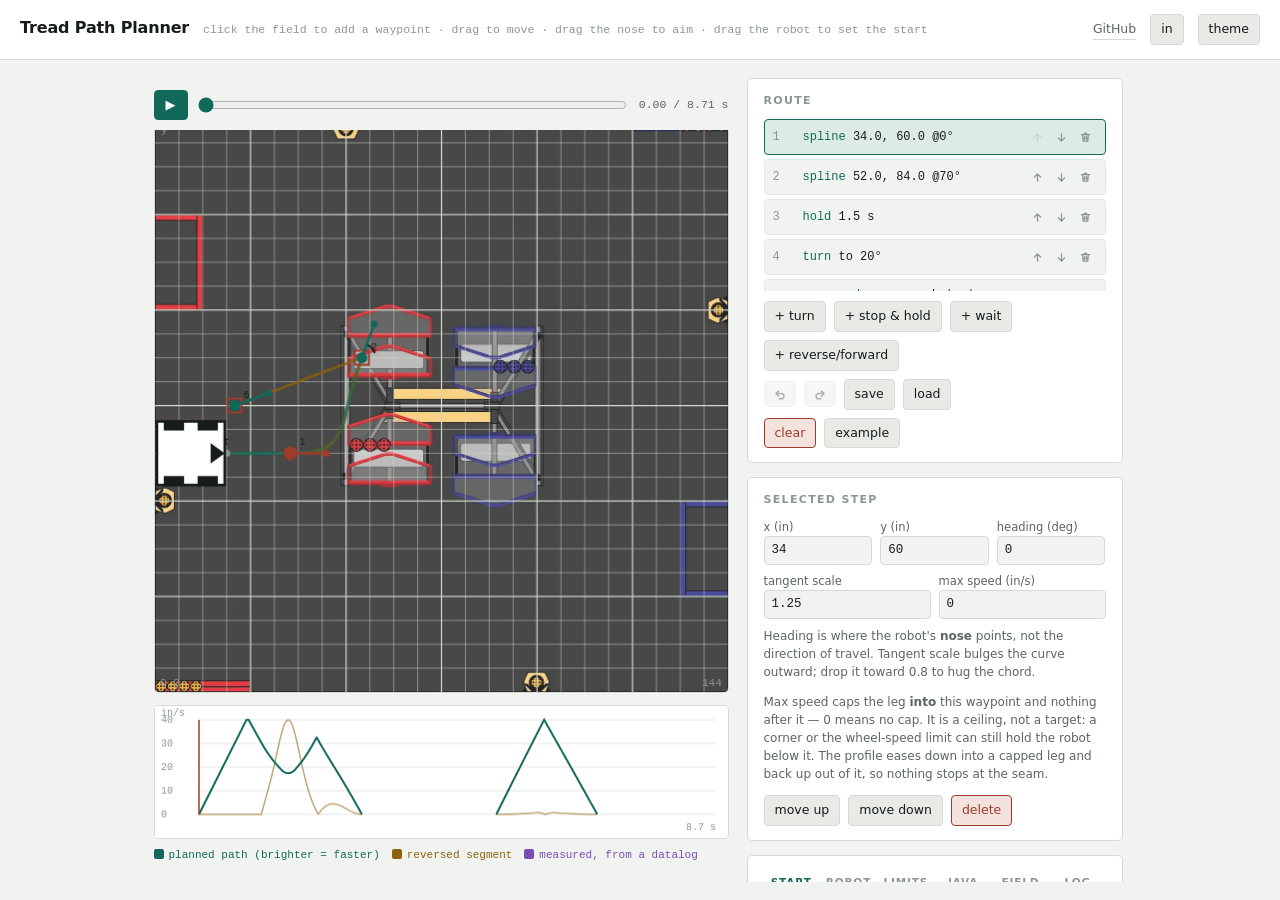
<file: visualizer.html>
<!DOCTYPE html>
<html lang="en">
<head>
<meta charset="utf-8">
<meta name="viewport" content="width=device-width, initial-scale=1">
<title>Tread Path Planner</title>
<link rel="icon" type="image/svg+xml" href="[data-uri]">
<style>
  :root {
    --ground:   #F1F3F0;
    --surface:  #FFFFFF;
    --sunk:     #E7EAE5;
    --ink:      #161C1A;
    --muted:    #5B6664;
    --faint:    #8B9793;
    --line:     #D6DAD5;
    --line-soft:#E4E8E2;
    --primary:  #12695A;
    --primary-w:#DDEBE6;
    --signal:   #8E620D;
    --signal-w: #F2E9D5;
    --danger:   #9E3B2B;
    --danger-w: #F3E2DE;
    --tile:     #E9ECE7;
    --tile-line:#CFD5CD;
    --actual:   #7A4FB5;

    --f-sans: ui-sans-serif, system-ui, -apple-system, "Segoe UI", Roboto, Helvetica, Arial, sans-serif;
    --f-mono: ui-monospace, SFMono-Regular, "SF Mono", Menlo, Consolas, "Liberation Mono", monospace;
  }
  @media (prefers-color-scheme: dark) {
    :root:not([data-theme="light"]) {
      --ground:   #0E1413;
      --surface:  #161E1C;
      --sunk:     #121A18;
      --ink:      #E3EAE6;
      --muted:    #97A7A2;
      --faint:    #6D7C78;
      --line:     #263230;
      --line-soft:#1E2826;
      --primary:  #4EBFA3;
      --primary-w:#14302A;
      --signal:   #D9A548;
      --signal-w: #302713;
      --danger:   #E08170;
      --danger-w: #331C18;
      --tile:     #18211F;
      --tile-line:#26312E;
      --actual:   #B08BE8;
    }
  }
  :root[data-theme="dark"] {
    --ground:   #0E1413; --surface: #161E1C; --sunk: #121A18;
    --ink: #E3EAE6; --muted: #97A7A2; --faint: #6D7C78;
    --line: #263230; --line-soft: #1E2826;
    --primary: #4EBFA3; --primary-w: #14302A;
    --signal: #D9A548; --signal-w: #302713;
    --danger: #E08170; --danger-w: #331C18;
    --tile: #18211F; --tile-line: #26312E; --actual: #B08BE8;
  }

  * { box-sizing: border-box; }
  body {
    margin: 0;
    background: var(--ground);
    color: var(--ink);
    font-family: var(--f-sans);
    font-size: 14px;
    line-height: 1.5;
  }

  header {
    border-bottom: 1px solid var(--line);
    background: var(--surface);
    padding: 14px 20px;
    display: flex;
    align-items: baseline;
    gap: 14px;
    flex-wrap: wrap;
  }
  header h1 {
    font-size: 16px;
    font-weight: 700;
    letter-spacing: -.01em;
    margin: 0;
  }
  header .hint {
    font-family: var(--f-mono);
    font-size: 11.5px;
    color: var(--faint);
  }
  header .spacer { flex: 1; }
  /* Sent to someone who has never seen the library, this page should still say where it
     came from. Styled as a link rather than a button: it leaves, it does not do anything. */
  header .repo {
    font-size: 12.5px;
    color: var(--muted);
    text-decoration: none;
    border-bottom: 1px solid var(--line);
  }
  header .repo:hover { color: var(--primary); border-bottom-color: var(--primary); }

  .app {
    display: grid;
    grid-template-columns: minmax(0, 1fr) 380px;
    gap: 18px;
    padding: 18px 20px 40px;
    align-items: start;
    max-width: 1500px;
    margin: 0 auto;
  }
  @media (max-width: 1080px) {
    .app { grid-template-columns: minmax(0, 1fr); }
  }

  /*
   * On anything desktop-shaped the page does not scroll at all. The field is the thing you
   * are working on, and hunting for it after a scroll is the difference between a tool and a
   * document: it stays put, sized to the viewport, and the side panel scrolls inside itself.
   * --fit is set from JavaScript to the largest square that leaves room for the profile.
   */
  @media (min-width: 1081px) {
    html, body { height: 100%; }
    body { display: flex; flex-direction: column; overflow: hidden; }
    .app {
      flex: 1;
      min-height: 0;
      padding-bottom: 18px;
      align-items: stretch;
    }
    .stage {
      display: flex;
      flex-direction: column;
      min-height: 0;
      overflow-y: auto;
    }
    .side {
      min-height: 0;
      overflow-y: auto;
      /* Room for the scrollbar, so it never sits on top of a panel's border. */
      padding-right: 4px;
    }
    /*
     * The legend is deliberately NOT clamped to --fit. Its height feeds the fit arithmetic,
     * so if its width followed the fit it could wrap, shrink the fit, unwrap, and oscillate a
     * pixel back and forth every animation frame.
     */
    .transport, #fieldWrap, #profile { max-width: var(--fit, none); }
  }

  .panel {
    background: var(--surface);
    border: 1px solid var(--line);
    border-radius: 5px;
    padding: 14px 16px;
  }
  .panel + .panel { margin-top: 14px; }
  .panel h2 {
    font-size: 11px;
    font-weight: 700;
    letter-spacing: .12em;
    text-transform: uppercase;
    color: var(--faint);
    margin: 0 0 10px;
  }

  .tabs {
    display: flex;
    gap: 2px;
    margin: -2px 0 12px;
    border-bottom: 1px solid var(--line);
  }
  .tabs button {
    flex: 1;
    min-width: 0;
    border: none;
    border-bottom: 2px solid transparent;
    border-radius: 0;
    background: none;
    padding: 7px 2px 8px;
    font-size: 10.5px;
    font-weight: 700;
    letter-spacing: .08em;
    text-transform: uppercase;
    color: var(--faint);
    cursor: pointer;
  }
  .tabs button:hover { color: var(--ink); background: none; }
  .tabs button.on {
    color: var(--primary);
    border-bottom-color: var(--primary);
  }
  .tab-pane { display: none; }
  .tab-pane.on { display: block; }

  .transport {
    display: flex;
    align-items: center;
    gap: 10px;
    /* Sticks to the top so the scrubber stays reachable while you scroll the
       field and the profile. The ground-coloured backing keeps the canvas from
       showing through it. */
    position: sticky;
    top: 0;
    z-index: 5;
    background: var(--ground);
    padding: 12px 0 10px;
    margin-top: -12px;
  }
  .transport input[type=range] { flex: 1; margin: 0; }
  #play {
    width: 34px;
    height: 30px;
    padding: 0;
    font-size: 13px;
    line-height: 1;
    flex: none;
  }
  .transport .time {
    font-family: var(--f-mono);
    font-size: 11.5px;
    color: var(--muted);
    min-width: 92px;
    text-align: right;
  }

  #fieldWrap { position: relative; }
  canvas { display: block; width: 100%; touch-action: none; }
  #field { border: 1px solid var(--line); border-radius: 5px; background: var(--surface); cursor: crosshair; }
  #profile { border: 1px solid var(--line); border-radius: 5px; background: var(--surface); margin-top: 12px; }

  .row { display: flex; gap: 8px; align-items: center; flex-wrap: wrap; }
  .row + .row { margin-top: 8px; }

  button {
    font: inherit;
    font-size: 12.5px;
    padding: 5px 10px;
    border-radius: 4px;
    border: 1px solid var(--line);
    background: var(--sunk);
    color: var(--ink);
    cursor: pointer;
  }
  button:hover { border-color: var(--primary); color: var(--primary); }
  button.primary { background: var(--primary); border-color: var(--primary); color: var(--surface); }
  button.primary:hover { opacity: .88; color: var(--surface); }
  /* Destructive buttons read as destructive before you hover them, not after. */
  button.danger {
    color: var(--danger);
    border-color: var(--danger);
    background: var(--danger-w);
  }
  button.danger:hover { background: var(--danger); border-color: var(--danger); color: var(--surface); }
  button:focus-visible { outline: 2px solid var(--primary); outline-offset: 2px; }

  input[type="number"], input[type="text"] {
    font: inherit;
    font-family: var(--f-mono);
    font-size: 12.5px;
    width: 100%;
    padding: 4px 7px;
    border-radius: 4px;
    border: 1px solid var(--line);
    background: var(--ground);
    color: var(--ink);
  }
  input[type="range"] { width: 100%; accent-color: var(--primary); }
  label { font-size: 11.5px; color: var(--muted); display: block; }

  .grid2 { display: grid; grid-template-columns: 1fr 1fr; gap: 8px; }
  .grid3 { display: grid; grid-template-columns: 1fr 1fr 1fr; gap: 8px; }

  ol.steps { list-style: none; margin: 0; padding: 0; display: flex; flex-direction: column; gap: 4px; max-height: 172px; overflow-y: auto; }
  ol.steps li {
    display: grid;
    grid-template-columns: 22px minmax(0,1fr) auto;
    gap: 8px;
    align-items: center;
    padding: 6px 8px;
    border: 1px solid var(--line-soft);
    border-radius: 4px;
    background: var(--ground);
    font-family: var(--f-mono);
    font-size: 12px;
    cursor: pointer;
  }
  ol.steps li.selected { border-color: var(--primary); background: var(--primary-w); }
  /*
   * Per-row reorder and delete. Muted at rest so eight rows of them do not shout, and the
   * delete only turns red under the pointer -- it is one click from destroying a step, and it
   * should look like it at the moment that matters.
   */
  /* A two-state selector, styled like the tabs rather than like a pair of buttons: it
     chooses which library you are planning for, which is not an action. */
  button.seg { border-radius: 0; margin: 0; }
  button.seg:first-of-type { border-radius: 4px 0 0 4px; }
  button.seg:last-of-type { border-radius: 0 4px 4px 0; margin-left: -1px; }
  button.seg.on {
    background: var(--primary);
    border-color: var(--primary);
    color: var(--surface);
  }
  button.seg.on:hover { color: var(--surface); opacity: .9; }
  html[data-drive="tank"] .mecanum-only,
  html[data-drive="mecanum"] .tank-only { display: none; }
  /* Wide enough for the glyph and nothing more: these sit beside worded buttons and should
     not pretend to be as important as them. */
  button.icon { padding: 5px 8px; line-height: 1; }
  button.icon svg {
    display: block;
    width: 14px;
    height: 14px;
    fill: none;
    stroke: currentColor;
    stroke-width: 1.7;
    stroke-linecap: round;
    stroke-linejoin: round;
  }
  button.icon[disabled] { opacity: .35; cursor: default; }
  button.icon[disabled]:hover { border-color: var(--line); color: var(--ink); }

  .ops { display: flex; gap: 2px; }
  .ops button {
    width: 22px;
    height: 22px;
    padding: 0;
    border: 1px solid transparent;
    background: none;
    color: var(--faint);
    display: grid;
    place-items: center;
  }
  .ops button:hover { background: var(--sunk); border-color: var(--line); color: var(--ink); }
  .ops button.del:hover {
    background: var(--danger-w);
    border-color: var(--danger);
    color: var(--danger);
  }
  .ops button[disabled] { opacity: .28; cursor: default; }
  .ops button[disabled]:hover { background: none; border-color: transparent; color: var(--faint); }
  .ops svg { display: block; width: 13px; height: 13px; fill: none; stroke: currentColor;
             stroke-width: 1.6; stroke-linecap: round; stroke-linejoin: round; }
  ol.steps li .idx { color: var(--faint); }
  ol.steps li .kind { color: var(--primary); }
  ol.steps li.rev .kind { color: var(--signal); }

  table.readout { width: 100%; border-collapse: collapse; font-family: var(--f-mono); font-size: 12px; }
  table.readout td { padding: 3px 0; }
  table.readout td:last-child { text-align: right; font-variant-numeric: tabular-nums; }
  table.readout td.warn { color: var(--signal); }
  table.readout td.bad { color: var(--danger); }

  textarea {
    width: 100%;
    min-height: 190px;
    font-family: var(--f-mono);
    font-size: 11.5px;
    line-height: 1.55;
    padding: 10px;
    border-radius: 4px;
    border: 1px solid var(--line);
    background: var(--sunk);
    color: var(--ink);
    resize: vertical;
    white-space: pre;
    overflow-x: auto;
  }

  .drop {
    border: 1px dashed var(--line);
    border-radius: 4px;
    padding: 16px 12px;
    text-align: center;
    color: var(--faint);
    font-size: 12.5px;
    background: var(--ground);
  }
  .drop.over { border-color: var(--primary); color: var(--primary); background: var(--primary-w); }

  .note { font-size: 12px; color: var(--muted); margin-top: 8px; }
  .legend { display: flex; gap: 12px; flex-wrap: wrap; font-family: var(--f-mono); font-size: 11px; color: var(--muted); margin-top: 8px; }
  .legend span::before {
    content: "";
    display: inline-block;
    width: 10px; height: 10px;
    border-radius: 2px;
    margin-right: 5px;
    vertical-align: -1px;
    background: currentColor;
  }
</style>
</head>
<body>


<header>
  <h1>Tread Path Planner</h1>
  <span class="hint" id="headerHint">click the field to add a waypoint &middot; drag to move
    &middot; drag the nose to aim &middot; drag the robot to set the start</span>
  <span class="spacer"></span>
  <a class="repo" href="https://github.com/BotBuilders-Robotics/TreadPathing"
     target="_blank" rel="noopener">GitHub</a>
  <button id="unitToggle" title="switch between inches and centimetres">in</button>
  <button id="themeToggle">theme</button>
</header>

<div class="app">
  <div class="stage" id="stage">
    <div class="transport">
      <button id="play" class="primary" title="play the route">&#9654;</button>
      <input type="range" id="scrub" min="0" max="1000" value="0">
      <span class="time" id="timeLabel">0.00 / 0.00 s</span>
    </div>
    <div id="fieldWrap">
      <canvas id="field" width="900" height="900"></canvas>
    </div>
    <canvas id="profile" width="900" height="210"></canvas>
    <div class="legend">
      <span style="color: var(--primary)">planned path (brighter = faster)</span>
      <span style="color: var(--signal)">reversed segment</span>
      <span style="color: var(--actual)">measured, from a datalog</span>
    </div>
  </div>

  <div class="side">
    <div class="panel">
      <h2>Route</h2>
      <ol class="steps" id="stepList"></ol>
      <div class="row" style="margin-top:10px">
        <button id="addTurn">+ turn</button>
        <button id="addHold">+ stop &amp; hold</button>
        <button id="addWait">+ wait</button>
        <button id="toggleReverse" class="tank-only">+ reverse/forward</button>
      </div>
      <div class="row">
        <button id="undo" class="icon" title="undo (ctrl+z)" aria-label="undo" disabled></button>
        <button id="redo" class="icon" title="redo (ctrl+shift+z)" aria-label="redo" disabled></button>
        <button id="saveRoute">save</button>
        <button id="loadRoute">load</button>
        <input type="file" id="routeInput" accept=".json,application/json" style="display:none">
        <span class="hint" id="routeState"></span>
      </div>
      <div class="row">
        <button id="clearRoute" class="danger">clear</button>
        <button id="loadExample">example</button>
      </div>
    </div>

    <div class="panel" id="editPanel">
      <h2>Selected step</h2>
      <div id="editBody"></div>
    </div>

    <div class="panel">
      <div class="tabs" id="tabs">
        <button data-tab="start" class="on">start</button>
        <button data-tab="robot">robot</button>
        <button data-tab="limits">limits</button>
        <button data-tab="java">java</button>
        <button data-tab="field">field</button>
        <button data-tab="log">log</button>
      </div>

      <div class="tab-pane on" id="tab-start">
      <div class="grid3">
        <div><label for="startX">x (in)</label><input type="number" id="startX" data-len step="0.5" value="9"></div>
        <div><label for="startY">y (in)</label><input type="number" id="startY" data-len step="0.5" value="60"></div>
        <div><label for="startH">heading (deg)</label><input type="number" id="startH" step="1" value="0"></div>
      </div>
      <p class="note">Or drag the robot on the field: the body moves it, the nose aims it.</p>
      </div>

      <div class="tab-pane" id="tab-limits">
      <div class="grid2">
        <div><label for="maxVel">max velocity (in/s)</label><input type="number" id="maxVel" data-len step="1" value="40"></div>
        <div><label for="maxWheel">max wheel speed (in/s)</label><input type="number" id="maxWheel" data-len step="1" value="50"></div>
        <div><label for="maxAcc">max accel (in/s&sup2;)</label><input type="number" id="maxAcc" data-len step="1" value="50"></div>
        <div><label for="maxDec">max decel (in/s&sup2;)</label><input type="number" id="maxDec" data-len step="1" value="45"></div>
        <div><label for="maxCent">max centripetal (in/s&sup2;)</label><input type="number" id="maxCent" data-len step="1" value="40"></div>
        <div class="mecanum-only"><label for="maxOmega">max turn rate (deg/s)</label><input type="number" id="maxOmega" step="5" value="170"></div>
      </div>
      <p class="note">Track width lives under <b>robot</b>, with the rest of the dimensions.</p>
      </div>

      <div class="tab-pane" id="tab-robot">
      <label>drivetrain</label>
      <div class="row" style="margin-bottom:10px">
        <button id="driveTank" class="seg on">tank</button>
        <button id="driveMecanum" class="seg">mecanum</button>
      </div>
      <div class="grid2">
        <div><label for="robotLength">length (in)</label><input type="number" id="robotLength" data-len step="0.5" value="17"></div>
        <div><label for="robotWidth">width (in)</label><input type="number" id="robotWidth" data-len step="0.5" value="16"></div>
        <div class="tank-only"><label for="trackWidth">track width (in)</label><input type="number" id="trackWidth" data-len step="0.25" value="14"></div>
        <div class="mecanum-only"><label for="turnRadius">turn radius (in)</label><input type="number" id="turnRadius" data-len step="0.25" value="13"></div>
        <div class="mecanum-only"><label for="lateralMult">lateral multiplier</label><input type="number" id="lateralMult" data-raw step="0.05" value="1.15"></div>
      </div>
      <p class="note">Length and width are the footprint drawn on the field, nose along the
      length. Track width is the distance between the left and right wheel centres, which is
      what turns a path curvature into wheel speeds &mdash; the wheels are drawn where you put
      it.</p>
      </div>

      <div class="tab-pane" id="tab-java">
      <textarea id="export" readonly spellcheck="false"></textarea>
      <div class="row" style="margin-top:8px">
        <button id="copyJava" class="primary">copy</button>
        <span class="hint" id="copyState"></span>
      </div>
      <p class="note">Always in inches, whichever unit the page is showing &mdash; the library
      works in inches and so do the datalogs.</p>
      </div>

      <div class="tab-pane" id="tab-field">
      <div class="drop" id="fieldDrop">
        drop a field image (<code>.png</code>, <code>.jpg</code>)
        <br><span style="font-size:11.5px">kept in this browser &middot; nothing is uploaded anywhere</span>
      </div>
      <input type="file" id="fieldInput" accept="image/*" style="display:none">
      <label for="fieldOpacity" style="margin-top:10px">opacity <span id="fieldOpacityValue">85%</span></label>
      <input type="range" id="fieldOpacity" min="0" max="100" value="85">
      <div class="row" style="margin-top:8px">
        <button id="pickField">choose image</button>
        <button id="rotateField">rotate 90&deg;</button>
        <button id="gridToggle">grid: on</button>
      </div>
      <div class="row" style="margin-top:6px">
        <button id="resetField">use BioBuzz field</button>
        <button id="clearField" class="danger">no image</button>
      </div>
      <p class="note" id="fieldNote">Stretched to the full 144 in field with the origin at the
      bottom-left. Rotate until the tile seams line up with the grid.</p>
      </div>

      <div class="tab-pane" id="tab-log">
      <div class="drop" id="drop">
        drop a <code>.txt</code> from FIRST/java/src/Datalogs
        <br><span style="font-size:11.5px">square log overlays measured on planned &middot; ramp log fits kS and kV</span>
      </div>
      <input type="file" id="fileInput" accept=".txt,.csv" style="display:none">
      <div class="row" style="margin-top:8px">
        <button id="pickFile">choose file</button>
        <button id="clearLog" class="danger">clear overlay</button>
      </div>
      <table class="readout" id="logReadout"></table>
      </div>
    </div>

    <div class="panel">
      <h2>Playback</h2>
      <table class="readout" id="readout"></table>
    </div>

  </div>
</div>

<script>
/*
 * Tread Pathing geometry and trajectory maths, in JavaScript.
 *
 * This is a deliberate second implementation of the Java in src/org/treadpathing/{spline,
 * trajectory}. Two implementations of the same maths drift, and a visualizer that lies is
 * worse than no visualizer, so tools/gen_golden.js samples this one into a CSV and the Java
 * test suite asserts agreement to 1e-6 on every run. Change one side and the tests tell you.
 *
 * Units are inches, radians and seconds throughout. Field origin is a corner, x and y run
 * 0..144, heading is counter-clockwise from +x.
 */
(function (root) {
  'use strict';

  var TAU = Math.PI * 2;

  function clamp(v, lo, hi) { return v < lo ? lo : (v > hi ? hi : v); }

  function normalizeAngle(a) {
    var x = a % TAU;
    if (x > Math.PI) x -= TAU;
    else if (x <= -Math.PI) x += TAU;
    return x;
  }

  function lerp(a, b, t) { return a + (b - a) * t; }

  /** Mirrors MathUtil.lerpAngle: interpolates along the shortest arc. */
  function lerpAngle(a, b, t) { return normalizeAngle(a + normalizeAngle(b - a) * t); }

  // ---------------------------------------------------------------- quintic hermite

  function QuinticHermite(p0, v0, a0, p1, v1, a1) {
    this.c0 = p0;
    this.c1 = v0;
    this.c2 = a0 / 2;
    this.c3 = -10 * p0 - 6 * v0 - 1.5 * a0 + 10 * p1 - 4 * v1 + 0.5 * a1;
    this.c4 = 15 * p0 + 8 * v0 + 1.5 * a0 - 15 * p1 + 7 * v1 - 1.0 * a1;
    this.c5 = -6 * p0 - 3 * v0 - 0.5 * a0 + 6 * p1 - 3 * v1 + 0.5 * a1;
  }
  QuinticHermite.prototype.value = function (t) {
    return this.c0 + t * (this.c1 + t * (this.c2 + t * (this.c3 + t * (this.c4 + t * this.c5))));
  };
  QuinticHermite.prototype.derivative = function (t) {
    return this.c1 + t * (2 * this.c2 + t * (3 * this.c3 + t * (4 * this.c4 + t * 5 * this.c5)));
  };
  QuinticHermite.prototype.secondDerivative = function (t) {
    return 2 * this.c2 + t * (6 * this.c3 + t * (12 * this.c4 + t * 20 * this.c5));
  };

  // ---------------------------------------------------------------- segment

  /** start/end are {x, y, heading}; magnitudes are tangent handle lengths in inches. */
  function SplineSegment(start, startMag, end, endMag) {
    this.start = start;
    this.end = end;
    this.xs = new QuinticHermite(start.x, Math.cos(start.heading) * startMag, 0,
                                 end.x, Math.cos(end.heading) * endMag, 0);
    this.ys = new QuinticHermite(start.y, Math.sin(start.heading) * startMag, 0,
                                 end.y, Math.sin(end.heading) * endMag, 0);
  }
  SplineSegment.prototype.point = function (t) {
    var c = clamp(t, 0, 1);
    return { x: this.xs.value(c), y: this.ys.value(c) };
  };
  SplineSegment.prototype.tangentAngle = function (t) {
    var c = clamp(t, 0, 1);
    var dx = this.xs.derivative(c), dy = this.ys.derivative(c);
    if (dx * dx + dy * dy < 1e-12) {
      return Math.atan2(this.end.y - this.start.y, this.end.x - this.start.x);
    }
    return Math.atan2(dy, dx);
  };
  SplineSegment.prototype.curvature = function (t) {
    var c = clamp(t, 0, 1);
    var dx = this.xs.derivative(c), dy = this.ys.derivative(c);
    var ddx = this.xs.secondDerivative(c), ddy = this.ys.secondDerivative(c);
    var speedSquared = dx * dx + dy * dy;
    if (speedSquared < 1e-9) return 0;
    return (dx * ddy - dy * ddx) / (speedSquared * Math.sqrt(speedSquared));
  };

  // ---------------------------------------------------------------- arc length table

  var ARC_SAMPLES = 400;

  function ArcLengthTable(segment) {
    this.samples = ARC_SAMPLES;
    this.arc = new Float64Array(ARC_SAMPLES + 1);
    var total = 0;
    var previous = segment.point(0);
    this.arc[0] = 0;
    for (var i = 1; i <= ARC_SAMPLES; i++) {
      var current = segment.point(i / ARC_SAMPLES);
      var dx = current.x - previous.x, dy = current.y - previous.y;
      total += Math.sqrt(dx * dx + dy * dy);
      this.arc[i] = total;
      previous = current;
    }
    this.total = total;
  }
  ArcLengthTable.prototype.parameterAt = function (s) {
    if (this.total < 1e-9) return 0;
    if (s <= 0) return 0;
    if (s >= this.total) return 1;
    var low = 0, high = this.samples;
    while (high - low > 1) {
      var mid = (low + high) >> 1;
      if (this.arc[mid] <= s) low = mid; else high = mid;
    }
    var span = this.arc[high] - this.arc[low];
    var f = span < 1e-9 ? 0 : (s - this.arc[low]) / span;
    return (low + f) / this.samples;
  };

  // ---------------------------------------------------------------- path

  var DEFAULT_TANGENT_SCALE = 1.25;

  /** Mirrors SplinePath.NO_SPEED_CAP: a leg asking for no ceiling of its own. */
  var NO_SPEED_CAP = 0;

  /** waypoints: [{x, y, heading, tangentScale?, maxSpeed?}, ...] in TRAVEL-heading terms. */
  function SplinePath(waypoints) {
    this.segments = [];
    this.tables = [];
    this.starts = [];
    this.caps = [];
    var total = 0;
    for (var i = 0; i < waypoints.length - 1; i++) {
      var a = waypoints[i], b = waypoints[i + 1];
      var chord = Math.hypot(b.x - a.x, b.y - a.y);
      if (chord < 1e-6) throw new Error('Waypoints ' + i + ' and ' + (i + 1) + ' coincide');
      var outMag = chord * (a.tangentScale || DEFAULT_TANGENT_SCALE);
      var inMag = chord * (b.tangentScale || DEFAULT_TANGENT_SCALE);
      var segment = new SplineSegment(a, outMag, b, inMag);
      this.segments.push(segment);
      this.tables.push(new ArcLengthTable(segment));
      // The cap rides on the waypoint you are driving to, so leg i takes it from b.
      this.caps.push(Math.max(b.maxSpeed || NO_SPEED_CAP, 0));
      this.starts.push(total);
      total += this.tables[i].total;
    }
    this.length = total;
  }
  SplinePath.prototype._locate = function (s) {
    var clamped = clamp(s, 0, this.length);
    for (var i = this.segments.length - 1; i >= 0; i--) {
      if (clamped >= this.starts[i]) {
        return { index: i, t: this.tables[i].parameterAt(clamped - this.starts[i]) };
      }
    }
    return { index: 0, t: 0 };
  };
  SplinePath.prototype.poseAt = function (s) {
    var at = this._locate(s);
    var p = this.segments[at.index].point(at.t);
    return { x: p.x, y: p.y, heading: this.segments[at.index].tangentAngle(at.t) };
  };
  SplinePath.prototype.curvatureAt = function (s) {
    var at = this._locate(s);
    return this.segments[at.index].curvature(at.t);
  };
  /** Speed ceiling asked for on the leg containing this arc length, 0 for none. */
  SplinePath.prototype.speedCapAt = function (s) {
    return this.caps[this._locate(s).index];
  };

  // ---------------------------------------------------------------- constraints

  function Constraints(options) {
    options = options || {};
    this.maxVelocity = options.maxVelocity !== undefined ? options.maxVelocity : 40;
    this.maxAcceleration = options.maxAcceleration !== undefined ? options.maxAcceleration : 50;
    this.maxDeceleration = options.maxDeceleration !== undefined ? options.maxDeceleration : 45;
    this.maxCentripetalAcceleration =
      options.maxCentripetalAcceleration !== undefined ? options.maxCentripetalAcceleration : 40;
    this.maxWheelVelocity = options.maxWheelVelocity !== undefined ? options.maxWheelVelocity : 50;
    this.trackWidth = options.trackWidth !== undefined ? options.trackWidth : 14;
    this.startVelocity = options.startVelocity || 0;
    this.endVelocity = options.endVelocity || 0;
  }
  Constraints.prototype.velocityLimit = function (curvature) {
    var k = Math.abs(curvature);
    var limit = this.maxVelocity;
    if (this.maxCentripetalAcceleration > 0 && k > 1e-9) {
      limit = Math.min(limit, Math.sqrt(this.maxCentripetalAcceleration / k));
    }
    if (this.maxWheelVelocity > 0) {
      limit = Math.min(limit, this.maxWheelVelocity / (1 + k * this.trackWidth / 2));
    }
    return Math.max(limit, 0);
  };
  Constraints.prototype.accelerationLimit = function (curvature) {
    return this.maxAcceleration / (1 + Math.abs(curvature) * this.trackWidth / 2);
  };
  Constraints.prototype.decelerationLimit = function (curvature) {
    return this.maxDeceleration / (1 + Math.abs(curvature) * this.trackWidth / 2);
  };

  // ---------------------------------------------------------------- trajectory

  var SAMPLE_SPACING = 0.25;
  var MAX_SAMPLES = 4000;

  function reachable(v, a, d) {
    var squared = v * v + 2 * a * d;
    return squared <= 0 ? 0 : Math.sqrt(squared);
  }

  /** Mirrors TrajectoryGenerator.generate exactly, including the four passes. */
  function generateTrajectory(path, constraints, reversed) {
    var length = path.length;
    if (length < 1e-4) throw new Error('Path has effectively zero length');

    var intervals = Math.ceil(length / SAMPLE_SPACING);
    intervals = clamp(intervals, 1, MAX_SAMPLES);
    var count = intervals + 1;

    var s = new Float64Array(count), k = new Float64Array(count);
    var tangent = new Float64Array(count), x = new Float64Array(count), y = new Float64Array(count);
    var v = new Float64Array(count);
    var ceiling = new Float64Array(count);

    for (var i = 0; i < count; i++) {
      var arc = length * i / intervals;
      s[i] = arc;
      var pose = path.poseAt(arc);
      x[i] = pose.x; y[i] = pose.y; tangent[i] = pose.heading;
      k[i] = path.curvatureAt(arc);
      var limit = constraints.velocityLimit(k[i]);
      var cap = path.speedCapAt(arc);
      ceiling[i] = cap > 0 ? Math.min(limit, cap) : limit;
    }

    v[0] = Math.min(constraints.startVelocity, ceiling[0]);
    for (i = 1; i < count; i++) {
      var ds = s[i] - s[i - 1];
      v[i] = Math.min(ceiling[i],
                      reachable(v[i - 1], constraints.accelerationLimit(k[i - 1]), ds));
    }

    v[count - 1] = Math.min(v[count - 1], constraints.endVelocity);
    for (i = count - 2; i >= 0; i--) {
      var dsBack = s[i + 1] - s[i];
      v[i] = Math.min(v[i], reachable(v[i + 1], constraints.decelerationLimit(k[i]), dsBack));
    }

    var times = new Float64Array(count), accels = new Float64Array(count);
    for (i = 1; i < count; i++) {
      var step = s[i] - s[i - 1];
      var a = (v[i] * v[i] - v[i - 1] * v[i - 1]) / (2 * step);
      var dt;
      if (Math.abs(a) > 1e-6) dt = (v[i] - v[i - 1]) / a;
      else if (v[i - 1] > 1e-6) dt = step / v[i - 1];
      else if (v[i] > 1e-6) dt = step / v[i];
      else throw new Error('Trajectory stalled at sample ' + i);
      times[i] = times[i - 1] + dt;
      accels[i] = a;
    }
    accels[0] = count > 1 ? accels[1] : 0;

    var sign = reversed ? -1 : 1;
    var offset = reversed ? Math.PI : 0;
    var samples = new Array(count);
    for (i = 0; i < count; i++) {
      samples[i] = {
        time: times[i],
        arcLength: s[i],
        x: x[i],
        y: y[i],
        heading: normalizeAngle(tangent[i] + offset),
        velocity: sign * v[i],
        acceleration: sign * accels[i],
        curvature: sign * k[i]
      };
    }
    return {
      samples: samples,
      duration: times[count - 1],
      length: length,
      reversed: !!reversed
    };
  }

  // ---------------------------------------------------------------- holonomic
  //
  // Mirrors experimental/org/treadpathing/holonomic exactly, the same way the code above
  // mirrors src/. On a mecanum the nose is a free parameter, so a heading plan says what it
  // does, and three demands share one wheel budget: forward travel at 1x, sideways travel at
  // the lateral multiplier because the rollers scrub, and rotation at omega * turnRadius
  // whether or not the robot is moving.

  function MecanumKinematics(options) {
    options = options || {};
    this.turnRadius = options.turnRadius !== undefined ? options.turnRadius : 13;
    this.lateralMultiplier =
      options.lateralMultiplier !== undefined ? options.lateralMultiplier : 1.15;
  }

  function HolonomicConstraints(options) {
    options = options || {};
    this.maxVelocity = options.maxVelocity !== undefined ? options.maxVelocity : 50;
    this.maxAcceleration = options.maxAcceleration !== undefined ? options.maxAcceleration : 50;
    this.maxDeceleration = options.maxDeceleration !== undefined ? options.maxDeceleration : 45;
    this.maxCentripetalAcceleration =
      options.maxCentripetalAcceleration !== undefined ? options.maxCentripetalAcceleration : 40;
    this.maxWheelVelocity = options.maxWheelVelocity !== undefined ? options.maxWheelVelocity : 60;
    this.maxAngularVelocity =
      options.maxAngularVelocity !== undefined ? options.maxAngularVelocity : 3;
    this.startVelocity = options.startVelocity || 0;
    this.endVelocity = options.endVelocity || 0;
  }

  /** Wheel speed the worst wheel needs per inch per second of travel along the path. */
  HolonomicConstraints.prototype.wheelCostPerInch = function (travelAngle, headingRate, kin) {
    return Math.abs(Math.cos(travelAngle))
      + Math.abs(Math.sin(travelAngle)) * kin.lateralMultiplier
      + Math.abs(headingRate) * kin.turnRadius;
  };

  HolonomicConstraints.prototype.velocityLimit = function (curvature, travelAngle, headingRate, kin) {
    var limit = this.maxVelocity;
    var k = Math.abs(curvature);

    if (this.maxCentripetalAcceleration > 0 && k > 1e-9) {
      limit = Math.min(limit, Math.sqrt(this.maxCentripetalAcceleration / k));
    }
    if (this.maxWheelVelocity > 0) {
      var cost = this.wheelCostPerInch(travelAngle, headingRate, kin);
      if (cost > 1e-9) limit = Math.min(limit, this.maxWheelVelocity / cost);
    }
    var rate = Math.abs(headingRate);
    if (this.maxAngularVelocity > 0 && rate > 1e-9) {
      limit = Math.min(limit, this.maxAngularVelocity / rate);
    }
    return Math.max(limit, 0);
  };

  HolonomicConstraints.prototype.accelerationLimit = function (travelAngle, headingRate, kin) {
    return this.maxAcceleration / Math.max(this.wheelCostPerInch(travelAngle, headingRate, kin), 1);
  };

  HolonomicConstraints.prototype.decelerationLimit = function (travelAngle, headingRate, kin) {
    return this.maxDeceleration / Math.max(this.wheelCostPerInch(travelAngle, headingRate, kin), 1);
  };

  var HeadingPlans = {
    /** Nose fixed at one angle: the strafe, and what a scorer wants. */
    hold: function (heading) {
      return {
        kind: 'hold',
        headingAt: function () { return heading; },
        rateAt: function () { return 0; },
        describe: function () { return 'hold ' + Math.round(heading * 180 / Math.PI) + ' deg'; }
      };
    },
    /** Nose along the direction of travel, which is all a tank drive can do. */
    tangent: function (offset) {
      var turn = offset || 0;
      return {
        kind: 'tangent',
        headingAt: function (path, s) { return normalizeAngle(path.poseAt(s).heading + turn); },
        // The tangent turns at exactly the path's curvature, by definition.
        rateAt: function (path, s) { return path.curvatureAt(s); },
        describe: function () { return turn ? 'tangent + offset' : 'tangent'; }
      };
    },
    /**
     * A nose angle at every waypoint, interpolated in between: the plan the path editor
     * writes, and the one that matches how a team describes an auto out loud.
     */
    byWaypoints: function (headings) {
        if (!headings || headings.length < 2) throw new Error('One heading per waypoint');

        function locate(path, s) {
          var last = Math.min(headings.length - 2, path.segments.length - 1);
          for (var i = last; i >= 0; i--) {
            if (s >= path.starts[i] || i === 0) {
              var start = path.starts[i];
              var end = i < last ? path.starts[i + 1] : path.length;
              var span = end - start;
              return { leg: i, t: span > 1e-9 ? clamp((s - start) / span, 0, 1) : 0, span: span };
            }
          }
          return { leg: 0, t: 0, span: path.length };
        }

        return {
          kind: 'waypoints',
          headingAt: function (path, s) {
            var at = locate(path, s);
            return lerpAngle(headings[at.leg], headings[at.leg + 1], at.t);
          },
          rateAt: function (path, s) {
            var at = locate(path, s);
            return at.span > 1e-9
              ? normalizeAngle(headings[at.leg + 1] - headings[at.leg]) / at.span : 0;
          },
          describe: function () { return 'nose per waypoint'; }
        };
    },
    /** Turns steadily across the path, so the turn is spread over the whole drive. */
    interpolate: function (from, to) {
      var delta = normalizeAngle(to - from);
      return {
        kind: 'interpolate',
        headingAt: function (path, s) {
          var fraction = path.length > 1e-9 ? clamp(s / path.length, 0, 1) : 0;
          return normalizeAngle(from + delta * fraction);
        },
        rateAt: function (path) { return path.length > 1e-9 ? delta / path.length : 0; },
        describe: function () {
          return 'turn ' + Math.round(delta * 180 / Math.PI) + ' deg across the path';
        }
      };
    }
  };

  /** Mirrors HolonomicTrajectoryGenerator.generate, including the four passes. */
  function generateHolonomicTrajectory(path, plan, constraints, kinematics) {
    var length = path.length;
    if (length < 1e-4) throw new Error('Path has effectively zero length');

    var intervals = clamp(Math.ceil(length / SAMPLE_SPACING), 1, MAX_SAMPLES);
    var count = intervals + 1;

    var s = new Float64Array(count), k = new Float64Array(count);
    var tangent = new Float64Array(count), x = new Float64Array(count), y = new Float64Array(count);
    var heading = new Float64Array(count), rate = new Float64Array(count);
    var travel = new Float64Array(count), ceiling = new Float64Array(count);
    var v = new Float64Array(count);

    for (var i = 0; i < count; i++) {
      var arc = length * i / intervals;
      s[i] = arc;
      var pose = path.poseAt(arc);
      x[i] = pose.x; y[i] = pose.y; tangent[i] = pose.heading;
      k[i] = path.curvatureAt(arc);
      heading[i] = plan.headingAt(path, arc);
      rate[i] = plan.rateAt(path, arc);
      travel[i] = normalizeAngle(tangent[i] - heading[i]);
      ceiling[i] = constraints.velocityLimit(k[i], travel[i], rate[i], kinematics);
    }

    v[0] = Math.min(constraints.startVelocity, ceiling[0]);
    for (i = 1; i < count; i++) {
      var ds = s[i] - s[i - 1];
      v[i] = Math.min(ceiling[i], reachable(v[i - 1],
        constraints.accelerationLimit(travel[i - 1], rate[i - 1], kinematics), ds));
    }

    v[count - 1] = Math.min(v[count - 1], constraints.endVelocity);
    for (i = count - 2; i >= 0; i--) {
      var dsBack = s[i + 1] - s[i];
      v[i] = Math.min(v[i], reachable(v[i + 1],
        constraints.decelerationLimit(travel[i], rate[i], kinematics), dsBack));
    }

    var times = new Float64Array(count), accels = new Float64Array(count);
    for (i = 1; i < count; i++) {
      var step = s[i] - s[i - 1];
      var a = (v[i] * v[i] - v[i - 1] * v[i - 1]) / (2 * step);
      var dt;
      if (Math.abs(a) > 1e-6) dt = (v[i] - v[i - 1]) / a;
      else if (v[i - 1] > 1e-6) dt = step / v[i - 1];
      else if (v[i] > 1e-6) dt = step / v[i];
      else throw new Error('Trajectory stalled at sample ' + i
        + '; the heading plan may want more turn than the wheels have');
      times[i] = times[i - 1] + dt;
      accels[i] = a;
    }
    accels[0] = count > 1 ? accels[1] : 0;

    var samples = new Array(count);
    for (i = 0; i < count; i++) {
      samples[i] = {
        time: times[i],
        arcLength: s[i],
        x: x[i],
        y: y[i],
        // heading is the nose; the drawing and readout code upstream reads this the same way
        // it reads a tank sample, which is the point of keeping the shape identical.
        heading: heading[i],
        velocity: v[i],
        acceleration: accels[i],
        curvature: k[i],
        omega: v[i] * rate[i],
        fieldVx: v[i] * Math.cos(tangent[i]),
        fieldVy: v[i] * Math.sin(tangent[i]),
        travelAngle: travel[i]
      };
    }

    return {
      samples: samples,
      duration: times[count - 1],
      length: length,
      reversed: false,
      holonomic: true,
      headingPlan: plan.describe()
    };
  }

  /** Peak wheel speed anywhere on a holonomic trajectory, for the feasibility readout. */
  function peakMecanumWheelSpeed(trajectory, kinematics) {
    var peak = 0;
    for (var i = 0; i < trajectory.samples.length; i++) {
      var sample = trajectory.samples[i];
      var vx = sample.velocity * Math.cos(sample.travelAngle);
      var vy = sample.velocity * Math.sin(sample.travelAngle) * kinematics.lateralMultiplier;
      var turn = sample.omega * kinematics.turnRadius;
      peak = Math.max(peak,
        Math.abs(vx - vy - turn), Math.abs(vx + vy + turn),
        Math.abs(vx + vy - turn), Math.abs(vx - vy + turn));
    }
    return peak;
  }

  /** Peak wheel speed anywhere on a trajectory, for the feasibility readout. */
  function peakWheelSpeed(trajectory, trackWidth) {
    var peak = 0;
    for (var i = 0; i < trajectory.samples.length; i++) {
      var sample = trajectory.samples[i];
      var omega = sample.velocity * sample.curvature;
      peak = Math.max(peak,
        Math.abs(sample.velocity - omega * trackWidth / 2),
        Math.abs(sample.velocity + omega * trackWidth / 2));
    }
    return peak;
  }

  /**
   * Least-squares fit of power = kS + kV * velocity, ignoring samples below the point the
   * robot actually started moving. Those samples are all stiction and dragging them into the
   * fit pulls kV down and kS up.
   */
  function fitFeedforward(rows, minVelocity) {
    var floor = minVelocity === undefined ? 3.0 : minVelocity;
    var n = 0, sumV = 0, sumP = 0, sumVV = 0, sumVP = 0;
    for (var i = 0; i < rows.length; i++) {
      var velocity = Math.abs(rows[i].velocity);
      var power = Math.abs(rows[i].power);
      if (velocity < floor || power <= 0) continue;
      n++; sumV += velocity; sumP += power; sumVV += velocity * velocity; sumVP += velocity * power;
    }
    if (n < 3) return null;
    var denominator = n * sumVV - sumV * sumV;
    if (Math.abs(denominator) < 1e-9) return null;
    var kV = (n * sumVP - sumV * sumP) / denominator;
    var kS = (sumP - kV * sumV) / n;

    var meanP = sumP / n, ssTotal = 0, ssResidual = 0;
    for (i = 0; i < rows.length; i++) {
      var vv = Math.abs(rows[i].velocity), pp = Math.abs(rows[i].power);
      if (vv < floor || pp <= 0) continue;
      var predicted = kS + kV * vv;
      ssResidual += (pp - predicted) * (pp - predicted);
      ssTotal += (pp - meanP) * (pp - meanP);
    }
    return {
      kS: kS,
      kV: kV,
      samples: n,
      r2: ssTotal > 1e-12 ? 1 - ssResidual / ssTotal : 1
    };
  }

  var api = {
    TAU: TAU,
    DEFAULT_TANGENT_SCALE: DEFAULT_TANGENT_SCALE,
    NO_SPEED_CAP: NO_SPEED_CAP,
    clamp: clamp,
    lerp: lerp,
    lerpAngle: lerpAngle,
    normalizeAngle: normalizeAngle,
    QuinticHermite: QuinticHermite,
    SplineSegment: SplineSegment,
    ArcLengthTable: ArcLengthTable,
    SplinePath: SplinePath,
    Constraints: Constraints,
    HolonomicConstraints: HolonomicConstraints,
    MecanumKinematics: MecanumKinematics,
    HeadingPlans: HeadingPlans,
    generateTrajectory: generateTrajectory,
    generateHolonomicTrajectory: generateHolonomicTrajectory,
    peakMecanumWheelSpeed: peakMecanumWheelSpeed,
    peakWheelSpeed: peakWheelSpeed,
    fitFeedforward: fitFeedforward
  };

  if (typeof module !== 'undefined' && module.exports) {
    module.exports = api;
  } else {
    root.TreadMath = api;
  }
}(typeof window !== 'undefined' ? window : this));

</script>

<script>
(function () {
  'use strict';

  var TM = window.TreadMath;
  var FIELD = 144;
  var DEG = Math.PI / 180;

  // ---------------------------------------------------------------- state

  // 'tank' or 'mecanum'. The drivetrain decides which library the page is planning for, so
  // it changes the maths, the export and half the vocabulary -- not just a drawing.
  var DRIVE_STORE = 'tread.drive';
  var drive = 'tank';

  function isMecanum() {
    return drive === 'mecanum';
  }

  var state = {
    start: { x: 9, y: 60, heading: 0 },
    steps: [],
    selected: -1,
    scrub: 0,
    log: null
  };

  var built = null;

  // The field image is deliberately not part of `state`: it is a per-browser preference, not
  // part of the route, and it must never end up in the exported Java.
  var FIELD_STORE = 'tread.fieldImage';
  // Inlined by build_viz.py from tools/fields/biobuzz.webp. Empty if that file was removed,
  // in which case the planner simply opens on the bare tile grid.
  var DEFAULT_FIELD = '[data-uri]';
  var DEFAULT_FIELD_OPACITY = 0.85;
  // A view preference like the image itself, so it rides along in the same stored entry.
  var showGrid = true;
  var fieldImage = {
    url: null, rotation: 0, opacity: DEFAULT_FIELD_OPACITY, image: null, ready: false
  };

  function kinematics() {
    return new TM.MecanumKinematics({
      turnRadius: num('turnRadius', 13),
      lateralMultiplier: num('lateralMult', 1.15)
    });
  }

  function holonomicLimits() {
    return new TM.HolonomicConstraints({
      maxVelocity: num('maxVel', 40),
      maxAcceleration: num('maxAcc', 50),
      maxDeceleration: num('maxDec', 45),
      maxCentripetalAcceleration: num('maxCent', 40),
      maxWheelVelocity: num('maxWheel', 50),
      maxAngularVelocity: num('maxOmega', 170) * DEG
    });
  }

  function limits() {
    return new TM.Constraints({
      maxVelocity: num('maxVel', 40),
      maxAcceleration: num('maxAcc', 50),
      maxDeceleration: num('maxDec', 45),
      maxCentripetalAcceleration: num('maxCent', 40),
      maxWheelVelocity: num('maxWheel', 50),
      trackWidth: num('trackWidth', 14)
    });
  }

  // ---------------------------------------------------------------- units
  //
  // Inches are the only unit this page thinks in. The library works in inches, the datalogs
  // are in inches, and the exported Java is in inches, so metric is a display conversion
  // applied at the edge and nowhere else. Convert internally and the export would quietly
  // start generating routes in the wrong scale, which is the kind of bug that ends up on a
  // field rather than on a screen.
  var UNIT_STORE = 'tread.units';
  var CM_PER_INCH = 2.54;
  var metric = false;

  function toDisplay(inches) {
    return metric ? inches * CM_PER_INCH : inches;
  }

  function fromDisplay(shown) {
    return metric ? shown / CM_PER_INCH : shown;
  }

  /** Distance for the readout, with its unit. */
  function showLength(inches, digits) {
    return toDisplay(inches).toFixed(digits === undefined ? 1 : digits)
      + (metric ? ' cm' : ' in');
  }

  function showSpeed(inchesPerSecond) {
    return toDisplay(inchesPerSecond).toFixed(1) + (metric ? ' cm/s' : ' in/s');
  }

  /** Rewrites '(in)' and '(in/s)' in a label to whichever unit is showing. */
  function unitText(text) {
    return metric ? text.replace(/\bin\b/g, 'cm') : text;
  }

  function num(id, fallback) {
    var input = document.getElementById(id);
    var value = parseFloat(input.value);
    if (!isFinite(value)) return fallback;
    // Fallbacks are quoted in inches, so only a real reading needs converting.
    return input.hasAttribute('data-len') ? fromDisplay(value) : value;
  }

  function setNumber(id, inches) {
    var input = document.getElementById(id);
    if (input.hasAttribute('data-raw')) {
      // A quarter is the right quantum for a distance and the wrong one for a ratio: snapping
      // a lateral multiplier of 1.2 to 1.25 silently retunes somebody's robot.
      input.value = String(Math.round(inches * 1000) / 1000);
      return;
    }
    if (!input.hasAttribute('data-len')) {
      input.value = String(round(inches));
      return;
    }
    // A quarter inch is a sensible quantum to snap to; a quarter centimetre is not, so in
    // metric the display carries two decimals instead.
    input.value = metric ? String(Math.round(toDisplay(inches) * 100) / 100)
                         : String(round(inches));
  }

  function applyUnits() {
    document.getElementById('unitToggle').textContent = metric ? 'cm' : 'in';
    var labels = document.getElementsByTagName('label');
    for (var i = 0; i < labels.length; i++) {
      if (!labels[i].hasAttribute('data-label')) {
        labels[i].setAttribute('data-label', labels[i].innerHTML);
      }
      labels[i].innerHTML = unitText(labels[i].getAttribute('data-label'));
    }
  }

  function setMetric(on) {
    var inputs = document.querySelectorAll('[data-len]');
    var held = [];
    var i;
    // Read every field in inches before the unit changes under it, then write them back.
    for (i = 0; i < inputs.length; i++) held.push(num(inputs[i].id, 0));
    metric = on;
    for (i = 0; i < inputs.length; i++) setNumber(inputs[i].id, held[i]);
    applyUnits();
    try {
      window.localStorage.setItem(UNIT_STORE, on ? 'cm' : 'in');
    } catch (err) {
      // Remembering the preference is a convenience, not worth failing over.
    }
    refresh();
  }

  // ---------------------------------------------------------------- route building
  //
  // Mirrors RouteBuilder: waypoints accumulate into a path, and anything else flushes it.
  // Direction changes flush too, which is what makes a cusp show up as a real stop rather
  // than a lurch the robot discovers at a competition.

  function buildRoute() {
    var constraints = isMecanum() ? holonomicLimits() : limits();
    var kin = kinematics();
    var cursor = { x: state.start.x, y: state.start.y, heading: state.start.heading };
    var reversed = false;
    var pending = [];
    var pendingNose = [];
    var pendingReversed = false;
    var segments = [];
    var problems = [];

    function travel(pose, rev) {
      return {
        x: pose.x, y: pose.y,
        heading: rev ? TM.normalizeAngle(pose.heading + Math.PI) : pose.heading,
        tangentScale: pose.tangentScale,
        maxSpeed: pose.maxSpeed
      };
    }

    /**
     * The heading plan for the leg being closed.
     *
     * <p>Every waypoint set to follow the path means the nose does what a tank drive's nose
     * has no choice about, so the exact tangent plan is used. Otherwise the nose is whatever
     * each waypoint asked for, interpolated in between -- and a waypoint still set to follow
     * contributes the tangent angle where it sits.
     */
    function planFor(path) {
      var allTangent = true;
      for (var i = 0; i < pendingNose.length; i++) {
        if (!pendingNose[i].tangent) { allTangent = false; break; }
      }
      if (allTangent) return TM.HeadingPlans.tangent();

      var headings = [];
      for (i = 0; i < pendingNose.length; i++) {
        // starts[i] is where segment i begins, so waypoint i sits there -- except the last
        // one, which is the end of the path.
        var arc = i === 0 ? 0 : (i < path.starts.length ? path.starts[i] : path.length);
        headings.push(pendingNose[i].tangent ? path.poseAt(arc).heading : pendingNose[i].heading);
      }
      return TM.HeadingPlans.byWaypoints(headings);
    }

    function flush() {
      if (pending.length < 2) { pending = []; pendingNose = []; return; }
      try {
        var path = new TM.SplinePath(pending);
        var trajectory = isMecanum()
          ? TM.generateHolonomicTrajectory(path, planFor(path), constraints, kin)
          : TM.generateTrajectory(path, constraints, pendingReversed);
        segments.push({
          kind: 'drive',
          reversed: !isMecanum() && pendingReversed,
          path: path,
          trajectory: trajectory
        });
      } catch (error) {
        problems.push(error.message);
      }
      pending = [];
      pendingNose = [];
    }

    for (var i = 0; i < state.steps.length; i++) {
      var step = state.steps[i];
      step._segmentIndex = -1;

      if (step.type === 'waypoint') {
        if (pending.length === 0) {
          pending.push(travel(cursor, reversed));
          // The leg starts where the nose already is.
          pendingNose.push({ tangent: false, heading: cursor.heading });
          pendingReversed = reversed;
        }
        pending.push(travel(step, reversed));
        pendingNose.push(noseOf(step));
        cursor = {
          x: step.x, y: step.y,
          heading: isMecanum() && !noseOf(step).tangent ? noseOf(step).heading : step.heading
        };
        step._segmentIndex = segments.length;
      } else if (step.type === 'reverse') {
        // A holonomic drive has no cusp to insert, so the step is inert rather than an error:
        // a route written for a tank robot still loads and still means something.
        if (!isMecanum()) {
          flush();
          reversed = step.value;
        }
      } else if (step.type === 'turn') {
        flush();
        segments.push({ kind: 'turn', pose: { x: cursor.x, y: cursor.y, heading: cursor.heading },
                        target: step.heading });
        cursor = { x: cursor.x, y: cursor.y, heading: step.heading };
      } else if (step.type === 'hold') {
        flush();
        segments.push({ kind: 'hold', pose: { x: cursor.x, y: cursor.y, heading: cursor.heading },
                        seconds: step.seconds });
      } else if (step.type === 'wait') {
        flush();
        segments.push({ kind: 'wait', pose: { x: cursor.x, y: cursor.y, heading: cursor.heading },
                        seconds: step.seconds });
      }
    }
    flush();

    // Turns and holds have no trajectory, so their duration is estimated: a turn from its
    // trapezoidal profile, a hold from a guess of how long convergence takes.
    var totalTime = 0;
    var timeline = [];
    for (i = 0; i < segments.length; i++) {
      var seg = segments[i];
      var duration;
      if (seg.kind === 'drive') {
        duration = seg.trajectory.duration;
      } else if (seg.kind === 'turn') {
        duration = turnDuration(Math.abs(TM.normalizeAngle(seg.target - seg.pose.heading)));
      } else {
        duration = seg.seconds;
      }
      timeline.push({ segment: seg, start: totalTime, duration: duration });
      totalTime += duration;
    }

    return {
      segments: segments,
      timeline: timeline,
      totalTime: totalTime,
      constraints: constraints,
      end: cursor,
      problems: problems
    };
  }

  /**
   * What the nose does at a waypoint. Tank routes have no such field and never need one --
   * the heading a waypoint carries is the direction of travel there, and the nose has no
   * separate opinion.
   */
  function noseOf(step) {
    if (!isMecanum() || !step.nose || step.nose.tangent !== false) {
      return { tangent: true, heading: step.heading };
    }
    return { tangent: false, heading: step.nose.heading };
  }

  function setDrive(next) {
    drive = next === 'mecanum' ? 'mecanum' : 'tank';
    document.documentElement.setAttribute('data-drive', drive);
    applyDriveWording();
    document.getElementById('driveTank').className = drive === 'tank' ? 'seg on' : 'seg';
    document.getElementById('driveMecanum').className = drive === 'mecanum' ? 'seg on' : 'seg';
    try {
      window.localStorage.setItem(DRIVE_STORE, drive);
    } catch (err) {
      // Remembering the drivetrain is a convenience, not worth failing the page over.
    }
    refresh();
  }

  /** The vocabulary changes with the drivetrain, so the page's own words have to as well. */
  function applyDriveWording() {
    document.getElementById('headerHint').innerHTML = isMecanum()
      ? 'click the field to add a waypoint &middot; drag to move &middot; drag the arrow to '
        + 'shape the path &middot; the nose is set per waypoint'
      : 'click the field to add a waypoint &middot; drag to move &middot; drag the nose to aim '
        + '&middot; drag the robot to set the start';
  }

  function turnDuration(angle) {
    var maxRate = 3.0, maxAccel = 6.0;
    var rampTime = maxRate / maxAccel;
    var rampAngle = 0.5 * maxAccel * rampTime * rampTime;
    if (2 * rampAngle >= angle) return 2 * Math.sqrt(angle / maxAccel);
    return 2 * rampTime + (angle - 2 * rampAngle) / maxRate;
  }

  // ---------------------------------------------------------------- drawing

  var field = document.getElementById('field');
  var fieldCtx = field.getContext('2d');
  var profile = document.getElementById('profile');
  var profileCtx = profile.getContext('2d');

  function css(name) {
    return getComputedStyle(document.documentElement).getPropertyValue(name).trim();
  }

  function sizeCanvas(canvas, aspect) {
    var ratio = window.devicePixelRatio || 1;
    var width = canvas.clientWidth || 900;
    var height = Math.round(width * aspect);
    canvas.width = Math.round(width * ratio);
    canvas.height = Math.round(height * ratio);
    canvas.style.height = height + 'px';
    var ctx = canvas.getContext('2d');
    ctx.setTransform(ratio, 0, 0, ratio, 0, 0);
    return { width: width, height: height };
  }

  var view = { size: 900, scale: 900 / FIELD };

  // Height of the profile canvas as a fraction of its width, and the two margins between the
  // field, the profile and the legend. Kept next to fitStage because that is the only place
  // the arithmetic below has to agree with the stylesheet.
  var PROFILE_ASPECT = 210 / 900;
  var STAGE_GAPS = 12 + 8;
  var MIN_FIELD = 260;

  /**
   * Picks the largest square field that still leaves room for the profile underneath it,
   * inside whatever height the stage column has. Everything downstream measures the canvas,
   * so setting this width is all it takes for the robot, the handles and the hit-testing to
   * stay honest at any size.
   */
  var lastFit = null;

  function fitStage() {
    var stage = document.getElementById('stage');
    var root = document.documentElement;
    if (!window.matchMedia('(min-width: 1081px)').matches) {
      if (lastFit !== null) {
        lastFit = null;
        root.style.removeProperty('--fit');
      }
      return;
    }
    var transport = stage.querySelector('.transport');
    var legend = stage.querySelector('.legend');
    // Writing --fit can toggle .stage's own scrollbar, which changes stage.clientWidth --
    // one of the inputs this very calculation just used. Re-measure after each write until
    // the size stops moving (or we give up after a few tries) so the frame that gets drawn
    // is the converged size, not an intermediate one on its way there.
    var next = lastFit;
    for (var i = 0; i < 4; i++) {
      var available = stage.clientHeight - transport.offsetHeight - legend.offsetHeight - STAGE_GAPS;
      var size = available / (1 + PROFILE_ASPECT);
      size = Math.min(Math.max(size, MIN_FIELD), stage.clientWidth);
      var candidate = Math.floor(size) + 'px';
      if (candidate === next) break;
      next = candidate;
      root.style.setProperty('--fit', next);
    }
    lastFit = next;
  }

  function toScreen(x, y) {
    // Field y runs up; canvas y runs down.
    return { x: x * view.scale, y: view.size - y * view.scale };
  }

  function toField(px, py) {
    return { x: px / view.scale, y: (view.size - py) / view.scale };
  }

  function drawField() {
    var box = sizeCanvas(field, 1);
    view.size = box.width;
    view.scale = box.width / FIELD;
    var ctx = fieldCtx;

    ctx.clearRect(0, 0, box.width, box.height);
    ctx.fillStyle = css('--tile');
    ctx.fillRect(0, 0, box.width, box.height);

    // The field photo goes under the grid, never over it: the grid is the thing you actually
    // measure against, and a photo that hides it is worse than no photo.
    if (fieldImage.ready) {
      ctx.save();
      ctx.globalAlpha = fieldImage.opacity;
      // The field is square, so a quarter turn about the centre needs no change of extent.
      ctx.translate(box.width / 2, box.height / 2);
      ctx.rotate(fieldImage.rotation * Math.PI / 180);
      ctx.drawImage(fieldImage.image, -box.width / 2, -box.height / 2, box.width, box.height);
      ctx.restore();
    }

    // 24 inch foam tiles, with a 6 inch subgrid. Turned off, the field photo is left to
    // speak for itself, which is what you want once the route is drawn and you are looking
    // at where it actually goes.
    if (showGrid) {
    ctx.strokeStyle = css('--tile-line');
    ctx.lineWidth = 0.5;
    ctx.beginPath();
    for (var i = 6; i < FIELD; i += 6) {
      if (i % 24 === 0) continue;
      var p = toScreen(i, 0);
      ctx.moveTo(p.x, 0); ctx.lineTo(p.x, box.height);
      var q = toScreen(0, i);
      ctx.moveTo(0, q.y); ctx.lineTo(box.width, q.y);
    }
    ctx.stroke();

    ctx.lineWidth = 1.25;
    ctx.beginPath();
    for (i = 24; i < FIELD; i += 24) {
      var a = toScreen(i, 0);
      ctx.moveTo(a.x, 0); ctx.lineTo(a.x, box.height);
      var b = toScreen(0, i);
      ctx.moveTo(0, b.y); ctx.lineTo(box.width, b.y);
    }
    ctx.stroke();
    }

    // Origin marker: the corner everything is measured from. It stays whether or not the
    // grid does: without it there is nothing on the canvas saying which corner is zero.
    ctx.fillStyle = css('--faint');
    ctx.font = '11px ' + css('--f-mono');
    ctx.fillText('0,0', 5, box.height - 6);
    ctx.fillText(metric ? '366' : '144', box.width - 26, box.height - 6);
    ctx.save();
    ctx.translate(6, 14);
    ctx.fillText('y', 0, 0);
    ctx.restore();
  }

  function speedColor(fraction) {
    // Interpolate from the caution colour at a crawl to the primary at full speed, so a
    // corner the wheel-speed limit has throttled is visible without reading the chart.
    var slow = hexToRgb(css('--signal'));
    var fast = hexToRgb(css('--primary'));
    var t = TM.clamp(fraction, 0, 1);
    return 'rgb(' + Math.round(slow[0] + (fast[0] - slow[0]) * t) + ','
                  + Math.round(slow[1] + (fast[1] - slow[1]) * t) + ','
                  + Math.round(slow[2] + (fast[2] - slow[2]) * t) + ')';
  }

  function hexToRgb(hex) {
    var clean = hex.replace('#', '').trim();
    if (clean.length === 3) {
      clean = clean[0] + clean[0] + clean[1] + clean[1] + clean[2] + clean[2];
    }
    var value = parseInt(clean, 16);
    if (!isFinite(value)) return [128, 128, 128];
    return [(value >> 16) & 255, (value >> 8) & 255, value & 255];
  }

  function drawRoute() {
    var ctx = fieldCtx;
    if (!built) return;

    var peak = 1;
    built.segments.forEach(function (seg) {
      if (seg.kind !== 'drive') return;
      seg.trajectory.samples.forEach(function (s) {
        peak = Math.max(peak, Math.abs(s.velocity));
      });
    });

    built.segments.forEach(function (seg) {
      if (seg.kind !== 'drive') return;
      var samples = seg.trajectory.samples;
      ctx.lineWidth = seg.reversed ? 2.5 : 3.5;
      if (seg.reversed) ctx.setLineDash([7, 5]); else ctx.setLineDash([]);
      for (var i = 1; i < samples.length; i++) {
        var a = toScreen(samples[i - 1].x, samples[i - 1].y);
        var b = toScreen(samples[i].x, samples[i].y);
        ctx.strokeStyle = seg.reversed ? css('--signal')
                                       : speedColor(Math.abs(samples[i].velocity) / peak);
        ctx.beginPath();
        ctx.moveTo(a.x, a.y);
        ctx.lineTo(b.x, b.y);
        ctx.stroke();
      }
      ctx.setLineDash([]);
    });

    built.segments.forEach(function (seg) {
      if (seg.kind === 'turn') {
        drawTurnMarker(seg.pose, seg.target);
      } else if (seg.kind === 'hold') {
        drawHoldMarker(seg.pose);
      }
    });

    drawPose(state.start, css('--faint'), true, 'start');
    for (var i = 0; i < state.steps.length; i++) {
      var step = state.steps[i];
      if (step.type !== 'waypoint') continue;
      var selected = i === state.selected;
      drawPose(step, selected ? css('--danger') : css('--primary'), selected, String(i + 1));
      // On a mecanum the arrow above shapes the path and this one says where the robot looks
      // while it drives it. Drawn only where they differ, so the field does not fill up with
      // arrows agreeing with each other.
      if (isMecanum()) {
        var nose = noseOf(step);
        if (!nose.tangent) drawNoseMarker(step, nose.heading);
      }
    }

    if (state.log && state.log.actual && state.log.actual.length > 1) {
      ctx.strokeStyle = css('--actual');
      ctx.lineWidth = 2;
      ctx.beginPath();
      var first = toScreen(state.log.actual[0].x, state.log.actual[0].y);
      ctx.moveTo(first.x, first.y);
      for (i = 1; i < state.log.actual.length; i++) {
        var p = toScreen(state.log.actual[i].x, state.log.actual[i].y);
        ctx.lineTo(p.x, p.y);
      }
      ctx.stroke();
    }
  }

  /** A dashed arrow for a nose that is not simply following the path. */
  function drawNoseMarker(step, heading) {
    var ctx = fieldCtx;
    var from = toScreen(step.x, step.y);
    var to = toScreen(step.x + Math.cos(heading) * 13, step.y + Math.sin(heading) * 13);

    ctx.save();
    ctx.strokeStyle = css('--actual');
    ctx.fillStyle = css('--actual');
    ctx.lineWidth = 2;
    ctx.setLineDash([4, 3]);
    ctx.beginPath();
    ctx.moveTo(from.x, from.y);
    ctx.lineTo(to.x, to.y);
    ctx.stroke();
    ctx.setLineDash([]);

    var angle = Math.atan2(to.y - from.y, to.x - from.x);
    ctx.beginPath();
    ctx.moveTo(to.x, to.y);
    ctx.lineTo(to.x - Math.cos(angle - 0.4) * 6, to.y - Math.sin(angle - 0.4) * 6);
    ctx.lineTo(to.x - Math.cos(angle + 0.4) * 6, to.y - Math.sin(angle + 0.4) * 6);
    ctx.closePath();
    ctx.fill();
    ctx.restore();
  }

  function drawPose(pose, color, emphasised, label) {
    var ctx = fieldCtx;
    var p = toScreen(pose.x, pose.y);
    var radius = emphasised ? 7 : 5.5;

    ctx.fillStyle = color;
    ctx.beginPath();
    ctx.arc(p.x, p.y, radius, 0, Math.PI * 2);
    ctx.fill();

    // The nose. On a nonholonomic robot the heading you write is the heading it points, so
    // this is the single most useful thing on the canvas.
    var nose = toScreen(pose.x + Math.cos(pose.heading) * 9,
                        pose.y + Math.sin(pose.heading) * 9);
    ctx.strokeStyle = color;
    ctx.lineWidth = 2.5;
    ctx.beginPath();
    ctx.moveTo(p.x, p.y);
    ctx.lineTo(nose.x, nose.y);
    ctx.stroke();
    ctx.beginPath();
    ctx.arc(nose.x, nose.y, 3.5, 0, Math.PI * 2);
    ctx.fill();

    if (label) {
      ctx.fillStyle = css('--ink');
      ctx.font = '10px ' + css('--f-mono');
      ctx.fillText(label, p.x + 9, p.y - 8);
    }
  }

  function drawTurnMarker(pose, target) {
    var ctx = fieldCtx;
    var p = toScreen(pose.x, pose.y);
    var delta = TM.normalizeAngle(target - pose.heading);
    ctx.strokeStyle = css('--ink');
    ctx.lineWidth = 2;
    ctx.beginPath();
    ctx.arc(p.x, p.y, 14, -pose.heading, -target, delta > 0);
    ctx.stroke();
  }

  function drawHoldMarker(pose) {
    var ctx = fieldCtx;
    var p = toScreen(pose.x, pose.y);
    ctx.strokeStyle = css('--danger');
    ctx.lineWidth = 2;
    ctx.strokeRect(p.x - 7, p.y - 7, 14, 14);
  }

  function drawRobot(pose, active) {
    var ctx = fieldCtx;
    var length = num('robotLength', 17);
    var width = num('robotWidth', 16);
    var p = toScreen(pose.x, pose.y);

    // Drawn the way the landing page draws it: a light body with dark trim, four wheels and
    // a filled nose. The wheels are what stop it reading as a generic box -- they say which
    // way the thing is built to move, which on a tank robot is the whole point.
    var body = length * view.scale;
    var beam = width * view.scale;
    var trim = active ? css('--primary') : css('--ink');

    ctx.save();
    ctx.translate(p.x, p.y);
    ctx.rotate(-pose.heading);

    ctx.fillStyle = active ? css('--primary-w') : css('--surface');
    ctx.strokeStyle = trim;
    ctx.lineWidth = 2.5;
    ctx.beginPath();
    ctx.rect(-body / 2, -beam / 2, body, beam);
    ctx.fill();
    ctx.stroke();

    // The wheels straddle the track width, so the number you type for it is something you can
    // see rather than something you have to take on trust. On a mecanum they straddle the
    // turn radius instead, which is the moment arm that number describes.
    ctx.fillStyle = trim;
    var wheelLength = body * 0.3;
    var wheelWidth = beam * 0.16;
    var halfTrack = isMecanum()
      ? num('turnRadius', 13) * view.scale * 0.62
      : num('trackWidth', 14) * view.scale / 2;
    ctx.fillRect(-body * 0.4, -halfTrack - wheelWidth / 2, wheelLength, wheelWidth);
    ctx.fillRect(body * 0.1, -halfTrack - wheelWidth / 2, wheelLength, wheelWidth);
    ctx.fillRect(-body * 0.4, halfTrack - wheelWidth / 2, wheelLength, wheelWidth);
    ctx.fillRect(body * 0.1, halfTrack - wheelWidth / 2, wheelLength, wheelWidth);

    // Rollers, drawn only on a mecanum: four dark blocks with a diagonal through them is how
    // everyone draws this drivetrain, and it is the fastest way to see which mode you are in.
    if (isMecanum()) {
      ctx.strokeStyle = active ? css('--primary-w') : css('--surface');
      ctx.lineWidth = 1.4;
      var corners = [[-body * 0.4, -halfTrack], [body * 0.1, -halfTrack],
                     [-body * 0.4, halfTrack], [body * 0.1, halfTrack]];
      for (var w = 0; w < corners.length; w++) {
        var cx = corners[w][0];
        var cy = corners[w][1] - wheelWidth / 2;
        // Front-left and back-right rollers lie one way, the other pair the other way.
        var flip = (w === 0 || w === 3) ? 1 : -1;
        ctx.beginPath();
        ctx.moveTo(cx, cy + (flip > 0 ? wheelWidth : 0));
        ctx.lineTo(cx + wheelLength, cy + (flip > 0 ? 0 : wheelWidth));
        ctx.stroke();
      }
    }

    ctx.fillStyle = trim;
    ctx.beginPath();
    ctx.moveTo(body / 2, 0);
    ctx.lineTo(body / 2 - beam * 0.22, -beam * 0.16);
    ctx.lineTo(body / 2 - beam * 0.22, beam * 0.16);
    ctx.closePath();
    ctx.fill();
    ctx.restore();
  }

  /** True if a field-space point falls inside the robot footprint at this pose. */
  function hitRobot(point, pose) {
    var length = num('robotLength', 17);
    var width = num('robotWidth', 16);
    var dx = point.x - pose.x;
    var dy = point.y - pose.y;
    var cos = Math.cos(pose.heading);
    var sin = Math.sin(pose.heading);
    var along = dx * cos + dy * sin;
    var across = -dx * sin + dy * cos;
    return Math.abs(along) <= length / 2 && Math.abs(across) <= width / 2;
  }

  /**
   * The robot is only a handle while it is sitting at the start, which is where it represents
   * a pose you can choose. Once the scrubber has moved it, it is showing playback, and
   * dragging it would mean editing one thing while pointing at another.
   */
  function robotIsHandle() {
    return state.scrub <= 1e-6;
  }

  /** True over the start pose's nose handle, which drawPose puts 9 inches out. */
  function hitStartNose(point) {
    var tolerance = 7 / view.scale;
    var nx = state.start.x + Math.cos(state.start.heading) * 9;
    var ny = state.start.y + Math.sin(state.start.heading) * 9;
    return Math.hypot(point.x - nx, point.y - ny) < tolerance;
  }

  function poseAtTime(t) {
    if (!built || !built.timeline.length) return null;
    for (var i = 0; i < built.timeline.length; i++) {
      var entry = built.timeline[i];
      if (t <= entry.start + entry.duration || i === built.timeline.length - 1) {
        var local = TM.clamp(t - entry.start, 0, entry.duration);
        if (entry.segment.kind === 'drive') {
          var samples = entry.segment.trajectory.samples;
          var index = 0;
          while (index < samples.length - 1 && samples[index + 1].time < local) index++;
          return { pose: samples[index], segment: entry.segment, local: local };
        }
        if (entry.segment.kind === 'turn') {
          var fraction = entry.duration > 0 ? local / entry.duration : 1;
          var delta = TM.normalizeAngle(entry.segment.target - entry.segment.pose.heading);
          return {
            pose: {
              x: entry.segment.pose.x, y: entry.segment.pose.y,
              heading: entry.segment.pose.heading + delta * fraction,
              velocity: 0, curvature: 0, arcLength: 0
            },
            segment: entry.segment, local: local
          };
        }
        return {
          pose: {
            x: entry.segment.pose.x, y: entry.segment.pose.y,
            heading: entry.segment.pose.heading, velocity: 0, curvature: 0, arcLength: 0
          },
          segment: entry.segment, local: local
        };
      }
    }
    return null;
  }

  function drawProfile() {
    var box = sizeCanvas(profile, 210 / 900);
    var ctx = profileCtx;
    ctx.clearRect(0, 0, box.width, box.height);
    ctx.fillStyle = css('--surface');
    ctx.fillRect(0, 0, box.width, box.height);

    if (!built || !built.totalTime) return;

    var padLeft = 44, padRight = 12, padTop = 14, padBottom = 24;
    var plotWidth = box.width - padLeft - padRight;
    var plotHeight = box.height - padTop - padBottom;

    var peakSpeed = 1, peakCurvature = 0.001;
    built.segments.forEach(function (seg) {
      if (seg.kind !== 'drive') return;
      seg.trajectory.samples.forEach(function (s) {
        peakSpeed = Math.max(peakSpeed, Math.abs(s.velocity));
        peakCurvature = Math.max(peakCurvature, Math.abs(s.curvature));
      });
    });

    ctx.strokeStyle = css('--line-soft');
    ctx.lineWidth = 1;
    ctx.font = '10px ' + css('--f-mono');
    ctx.fillStyle = css('--faint');
    for (var g = 0; g <= 4; g++) {
      var y = padTop + plotHeight * g / 4;
      ctx.beginPath();
      ctx.moveTo(padLeft, y);
      ctx.lineTo(padLeft + plotWidth, y);
      ctx.stroke();
      ctx.fillText((peakSpeed * (1 - g / 4)).toFixed(0), 6, y + 3);
    }
    ctx.fillText('in/s', 6, padTop - 4);
    ctx.fillText(built.totalTime.toFixed(1) + ' s', padLeft + plotWidth - 30, box.height - 8);

    // Curvature first, underneath, so speed reads on top of it.
    ctx.strokeStyle = css('--signal');
    ctx.globalAlpha = 0.55;
    ctx.lineWidth = 1.5;
    plotSeries(ctx, function (s) { return Math.abs(s.curvature) / peakCurvature; },
               padLeft, padTop, plotWidth, plotHeight);
    ctx.globalAlpha = 1;

    ctx.strokeStyle = css('--primary');
    ctx.lineWidth = 2;
    plotSeries(ctx, function (s) { return Math.abs(s.velocity) / peakSpeed; },
               padLeft, padTop, plotWidth, plotHeight);

    var marker = padLeft + plotWidth * TM.clamp(state.scrub / built.totalTime, 0, 1);
    ctx.strokeStyle = css('--danger');
    ctx.lineWidth = 1.5;
    ctx.beginPath();
    ctx.moveTo(marker, padTop);
    ctx.lineTo(marker, padTop + plotHeight);
    ctx.stroke();
  }

  function plotSeries(ctx, accessor, padLeft, padTop, plotWidth, plotHeight) {
    // One subpath per drive segment. Joining across a turn or a hold would draw a line
    // through time the robot spends not driving, which is exactly the part of a route where
    // a misleading chart costs you.
    built.timeline.forEach(function (entry) {
      if (entry.segment.kind !== 'drive') return;
      ctx.beginPath();
      entry.segment.trajectory.samples.forEach(function (s, index) {
        var t = entry.start + s.time;
        var x = padLeft + plotWidth * (t / built.totalTime);
        var y = padTop + plotHeight * (1 - TM.clamp(accessor(s), 0, 1));
        if (index === 0) ctx.moveTo(x, y); else ctx.lineTo(x, y);
      });
      ctx.stroke();
    });
  }

  // ---------------------------------------------------------------- readouts

  function renderReadout() {
    var table = document.getElementById('readout');
    if (!built) { table.innerHTML = ''; return; }

    var at = poseAtTime(state.scrub);
    var rows = [];
    rows.push(['total time', built.totalTime.toFixed(2) + ' s', '']);

    var driveLength = 0;
    built.segments.forEach(function (seg) {
      if (seg.kind === 'drive') driveLength += seg.trajectory.length;
    });
    rows.push(['path length', showLength(driveLength), '']);
    rows.push(['segments', String(built.segments.length), '']);

    var trackWidth = num('trackWidth', 14);
    var kin = kinematics();
    var peakWheel = 0;
    built.segments.forEach(function (seg) {
      if (seg.kind !== 'drive') return;
      peakWheel = Math.max(peakWheel, isMecanum()
        ? TM.peakMecanumWheelSpeed(seg.trajectory, kin)
        : TM.peakWheelSpeed(seg.trajectory, trackWidth));
    });
    var wheelLimit = num('maxWheel', 50);
    rows.push(['peak wheel speed', showSpeed(peakWheel),
               peakWheel > wheelLimit + 0.5 ? 'bad' : '']);

    if (at) {
      rows.push(['&mdash;', '', '']);
      rows.push(['t', state.scrub.toFixed(2) + ' s', '']);
      rows.push(['x, y', toDisplay(at.pose.x).toFixed(1) + ', '
                 + toDisplay(at.pose.y).toFixed(1) + (metric ? ' cm' : ' in'), '']);
      rows.push(['heading', (at.pose.heading / DEG).toFixed(0) + '&deg;', '']);
      rows.push(['velocity', showSpeed(at.pose.velocity || 0), '']);
      if (isMecanum()) {
        rows.push(['turn rate', ((at.pose.omega || 0) / DEG).toFixed(0) + '&deg;/s', '']);
        // Zero on a tank drive by definition, which is why the row is not worth showing there.
        rows.push(['travel vs nose', ((at.pose.travelAngle || 0) / DEG).toFixed(0) + '&deg;', '']);
      }
      if (at.pose.curvature) {
        var radius = 1 / Math.abs(at.pose.curvature);
        rows.push(['turn radius',
                   radius > 999 ? 'straight' : showLength(radius, 0), '']);
      }
    }

    if (built.problems.length) {
      built.problems.forEach(function (message) {
        rows.push(['problem', message, 'bad']);
      });
    }

    table.innerHTML = rows.map(function (row) {
      return '<tr><td>' + row[0] + '</td><td class="' + row[2] + '">' + row[1] + '</td></tr>';
    }).join('');
  }

  function renderSteps() {
    var list = document.getElementById('stepList');
    if (!state.steps.length) {
      list.innerHTML = '<li style="cursor:default;color:var(--faint)">'
        + '<span class="idx"></span><span>click the field to add a waypoint</span><span></span></li>';
      return;
    }
    var reversed = false;
    list.innerHTML = state.steps.map(function (step, index) {
      var kind, detail;
      if (step.type === 'waypoint') {
        kind = reversed ? 'reverse' : 'spline';
        detail = step.x.toFixed(1) + ', ' + step.y.toFixed(1)
               + '  @' + Math.round(step.heading / DEG) + '&deg;'
               + (step.maxSpeed > 0 ? '  &le;' + showSpeed(step.maxSpeed) : '');
      } else if (step.type === 'turn') {
        kind = 'turn'; detail = 'to ' + Math.round(step.heading / DEG) + '&deg;';
      } else if (step.type === 'hold') {
        kind = 'hold'; detail = step.seconds.toFixed(1) + ' s';
      } else if (step.type === 'wait') {
        kind = 'wait'; detail = step.seconds.toFixed(1) + ' s';
      } else {
        reversed = step.value;
        kind = step.value ? 'reversed' : 'forward';
        detail = 'cusp &mdash; robot stops and changes direction';
      }
      return '<li data-index="' + index + '" class="'
        + (index === state.selected ? 'selected ' : '')
        + (reversed && step.type === 'waypoint' ? 'rev' : '') + '">'
        + '<span class="idx">' + (index + 1) + '</span>'
        + '<span><span class="kind">' + kind + '</span> ' + detail + '</span>'
        + rowOps(index, state.steps.length) + '</li>';
    }).join('');

    Array.prototype.forEach.call(list.querySelectorAll('li[data-index]'), function (item) {
      item.addEventListener('click', function () {
        state.selected = parseInt(item.getAttribute('data-index'), 10);
        refresh();
      });
    });

    Array.prototype.forEach.call(list.querySelectorAll('.ops button'), function (button) {
      button.addEventListener('click', function (event) {
        // Without this the row underneath also handles the click and selects a step that may
        // have just moved or stopped existing.
        event.stopPropagation();
        var index = parseInt(button.getAttribute('data-index'), 10);
        var action = button.getAttribute('data-act');
        if (action === 'del') {
          removeStep(index);
        } else {
          move(index, action === 'up' ? -1 : 1);
        }
      });
    });
  }

  // 13px line icons, drawn rather than typed: the glyphs that would do this job (arrows, a
  // wastebasket) render as emoji on some platforms and as a different weight on others.
  var ICON_UNDO = '<svg viewBox="0 0 16 16"><path d="M3.5 7.5h6a3 3 0 0 1 0 6H7'
    + 'M3.5 7.5l3-3M3.5 7.5l3 3"/></svg>';
  var ICON_REDO = '<svg viewBox="0 0 16 16"><path d="M12.5 7.5h-6a3 3 0 0 0 0 6H9'
    + 'M12.5 7.5l-3-3M12.5 7.5l-3 3"/></svg>';
  var ICON_UP = '<svg viewBox="0 0 16 16"><path d="M8 12.5v-9M4 7.5l4-4 4 4"/></svg>';
  var ICON_DOWN = '<svg viewBox="0 0 16 16"><path d="M8 3.5v9M4 8.5l4 4 4-4"/></svg>';
  var ICON_TRASH = '<svg viewBox="0 0 16 16"><path d="M3 4.5h10M6.5 4.5V3h3v1.5'
    + 'M4.6 4.5l.6 8h5.6l.6-8M6.8 6.9v3.5M9.2 6.9v3.5"/></svg>';

  function rowOps(index, count) {
    function button(action, label, icon, disabled) {
      return '<button type="button" class="' + (action === 'del' ? 'del' : '')
        + '" data-act="' + action + '" data-index="' + index + '" title="' + label
        + '" aria-label="' + label + '"' + (disabled ? ' disabled' : '') + '>' + icon + '</button>';
    }
    return '<span class="ops">'
      + button('up', 'move up', ICON_UP, index === 0)
      + button('down', 'move down', ICON_DOWN, index === count - 1)
      + button('del', 'delete', ICON_TRASH, false)
      + '</span>';
  }

  function removeStep(index) {
    if (index < 0 || index >= state.steps.length) return;
    state.steps.splice(index, 1);
    if (state.selected > index) {
      state.selected--;
    }
    state.selected = Math.min(state.selected, state.steps.length - 1);
    refresh();
  }

  function renderEditor() {
    var body = document.getElementById('editBody');
    var step = state.steps[state.selected];
    if (!step) {
      body.innerHTML = '<p class="note">Select a step, or click the field to add a waypoint.</p>';
      return;
    }

    var html = '';
    if (step.type === 'waypoint') {
      html += '<div class="grid3">'
        + numberField('wpX', unitText('x (in)'), toDisplay(step.x), 0.5, true)
        + numberField('wpY', unitText('y (in)'), toDisplay(step.y), 0.5, true)
        + numberField('wpH', 'heading (deg)', step.heading / DEG, 1)
        + '</div>'
        + '<div class="grid2" style="margin-top:8px">'
        + numberField('wpT', 'tangent scale', step.tangentScale || TM.DEFAULT_TANGENT_SCALE, 0.05)
        + numberField('wpV', unitText('max speed (in/s)'), toDisplay(step.maxSpeed || 0), 1, true)
        + '</div>'
        + (isMecanum()
           ? '<p class="note">Heading here is the direction the robot <b>travels</b> through '
             + 'this point &mdash; it shapes the path. Where the robot looks while it drives '
             + 'is the nose, below. Tangent scale bulges the curve outward; drop it toward '
             + '0.8 to hug the chord.</p>'
           : '<p class="note">Heading is where the robot\'s <b>nose</b> points, not the direction '
             + 'of travel. Tangent scale bulges the curve outward; drop it toward 0.8 to hug the '
             + 'chord.</p>')
        + (isMecanum() ? noseField(step) : '')
        + '<p class="note">Max speed caps the leg <b>into</b> this waypoint and nothing after '
        + 'it &mdash; 0 means no cap. It is a ceiling, not a target: a corner or the wheel-speed '
        + 'limit can still hold the robot below it. The profile eases down into a capped leg '
        + 'and back up out of it, so nothing stops at the seam.</p>';
    } else if (step.type === 'turn') {
      html += '<div class="grid2">' + numberField('turnH', 'heading (deg)', step.heading / DEG, 1) + '</div>';
    } else if (step.type === 'hold' || step.type === 'wait') {
      html += '<div class="grid2">' + numberField('holdS', 'seconds', step.seconds, 0.1) + '</div>';
      if (step.type === 'hold') {
        html += '<p class="note">This is what sets your terminal accuracy. Drive segments get '
             + 'the robot roughly there fast; the hold gets it exactly there.</p>';
      }
    } else {
      html += '<p class="note">Everything after this point drives '
        + (step.value ? '<b>backwards</b>' : '<b>forwards</b>')
        + '. The path being built is closed off here and the robot comes to a stop, because '
        + 'that is the only way a tank drive can change direction.</p>';
    }

    html += '<div class="row" style="margin-top:10px">'
      + '<button id="stepUp">move up</button>'
      + '<button id="stepDown">move down</button>'
      + '<button id="stepDelete" class="danger">delete</button></div>';
    body.innerHTML = html;

    bindNumber('wpX', function (v) { step.x = v; });
    bindNumber('wpY', function (v) { step.y = v; });
    bindNumber('wpH', function (v) { step.heading = v * DEG; });
    bindNumber('wpT', function (v) { step.tangentScale = v; });
    bindNumber('wpV', function (v) { step.maxSpeed = v > 0 ? v : 0; });
    bindNumber('wpNose', function (v) {
      step.nose = { tangent: false, heading: v * DEG };
    });
    on('noseFollow', function () {
      step.nose = { tangent: true, heading: step.heading };
      refresh();
    });
    on('noseFix', function () {
      var current = noseOf(step);
      step.nose = { tangent: false, heading: current.heading };
      refresh();
    });
    bindNumber('turnH', function (v) { step.heading = v * DEG; });
    bindNumber('holdS', function (v) { step.seconds = v; });

    on('stepUp', function () { move(state.selected, -1); });
    on('stepDown', function () { move(state.selected, 1); });
    on('stepDelete', function () { removeStep(state.selected); });
  }

  /**
   * The nose control, which exists only on a holonomic drive.
   *
   * <p>On a tank robot the waypoint's heading is the direction of travel and the nose has no
   * separate opinion, so there is nothing to ask. On a mecanum the two come apart: the arrow
   * you drag on the field still shapes the <b>path</b>, and this says where the robot looks
   * while it drives it.
   */
  function noseField(step) {
    var nose = noseOf(step);
    return '<div class="row" style="margin-top:10px">'
      + '<span class="hint" style="min-width:34px">nose</span>'
      + '<button id="noseFollow" class="seg' + (nose.tangent ? ' on' : '') + '">follow path</button>'
      + '<button id="noseFix" class="seg' + (nose.tangent ? '' : ' on') + '">face</button>'
      + '</div>'
      + (nose.tangent ? ''
         : '<div class="grid2" style="margin-top:8px">'
           + numberField('wpNose', 'nose heading (deg)', nose.heading / DEG, 1)
           + '</div>');
  }

  function numberField(id, label, value, step, isLength) {
    return '<div><label for="' + id + '">' + label + '</label>'
      + '<input type="number" id="' + id + '"' + (isLength ? ' data-len' : '')
      + ' step="' + step + '" value="'
      + (Math.round(value * 1000) / 1000) + '"></div>';
  }

  function bindNumber(id, apply) {
    var input = document.getElementById(id);
    if (!input) return;
    input.addEventListener('input', function () {
      var value = parseFloat(input.value);
      if (!isFinite(value)) return;
      // The step this writes into is stored in inches, so a length field has to come back
      // through the conversion. Skipping this stores centimetres as inches and the route
      // silently changes shape.
      apply(input.hasAttribute('data-len') ? fromDisplay(value) : value);
      refresh(true);
    });
  }

  function on(id, handler) {
    var element = document.getElementById(id);
    if (element) element.addEventListener('click', handler);
  }

  function move(index, delta) {
    var target = index + delta;
    if (index < 0 || target < 0 || target >= state.steps.length) return;
    var item = state.steps.splice(index, 1)[0];
    state.steps.splice(target, 0, item);
    state.selected = target;
    refresh();
  }

  // ---------------------------------------------------------------- undo and redo
  //
  // Snapshots rather than a log of edits. A route is small -- a few hundred bytes of JSON --
  // and a planner is a thing you fiddle with, so the cost of storing whole states is nothing
  // against the cost of getting an inverse-operation log subtly wrong and corrupting somebody's
  // auto an hour into building it.
  //
  // Every change funnels through refresh(), so rather than remembering to record at each of
  // the twenty places that can edit a route, this watches for the state actually changing.
  // Drags and typing arrive as a burst of changes a frame apart; those coalesce into one step,
  // because undoing a drag one pixel at a time is not undo.

  var HISTORY_LIMIT = 100;
  var COALESCE_MS = 600;

  var history = { past: [], future: [], current: null, at: 0 };
  var restoring = false;

  function snapshot() {
    return JSON.stringify({ route: routeDocument(), selected: state.selected });
  }

  /**
   * Called after every refresh. Records a step only when something actually changed.
   *
   * @param continuous true for a drag or a keystroke in a number field, which arrive as a
   *                   burst of changes a frame apart and are one edit to a person. Discrete
   *                   commands -- a button, a delete, a reorder -- always get their own step,
   *                   however fast they are clicked.
   */
  function recordHistory(continuous) {
    if (restoring) {
      return;
    }
    var next = snapshot();
    if (history.current === null) {
      history.current = next;
      updateHistoryButtons();
      return;
    }
    if (next === history.current) {
      return;
    }

    var now = Date.now();
    // Within the window the previous state is already on the stack, so the burst keeps
    // extending the same step instead of filling the stack with frames of a drag.
    if (!continuous || now - history.at > COALESCE_MS) {
      history.past.push(history.current);
      if (history.past.length > HISTORY_LIMIT) {
        history.past.shift();
      }
    }
    history.at = now;
    history.current = next;
    history.future = [];
    updateHistoryButtons();
  }

  function undo() {
    if (!history.past.length) return;
    history.future.push(history.current);
    history.current = history.past.pop();
    applySnapshot(history.current);
  }

  function redo() {
    if (!history.future.length) return;
    history.past.push(history.current);
    history.current = history.future.pop();
    applySnapshot(history.current);
  }

  function applySnapshot(text) {
    var parsed = null;
    try {
      parsed = JSON.parse(text);
    } catch (error) {
      return;
    }
    restoring = true;
    try {
      applyRoute(parsed.route, true);
      state.selected = typeof parsed.selected === 'number'
        ? Math.min(parsed.selected, state.steps.length - 1) : -1;
      refresh();
    } finally {
      restoring = false;
    }
    // Deliberately after the flag is cleared and without recording: the stacks are already
    // where they should be, and only the buttons need to catch up.
    history.at = 0;
    updateHistoryButtons();
  }

  /** Forgets everything so far. The state the page opens on is not an edit to undo. */
  function resetHistory() {
    history.past = [];
    history.future = [];
    history.current = snapshot();
    history.at = 0;
    updateHistoryButtons();
  }

  function isTextField(element) {
    return !!element && (element.tagName === 'INPUT' || element.tagName === 'TEXTAREA');
  }

  function updateHistoryButtons() {
    document.getElementById('undo').disabled = history.past.length === 0;
    document.getElementById('redo').disabled = history.future.length === 0;
  }

  // ---------------------------------------------------------------- save and load
  //
  // A route is worth keeping: it is the shape of an auto, arrived at by dragging, and it
  // should survive a closed tab and travel between the laptop that planned it and the one at
  // the competition. So it saves as a small JSON file you can keep next to the OpMode it
  // belongs to, or commit alongside the code.
  //
  // Inches, degrees and seconds, whichever unit the page is showing -- the same choice the
  // Java export makes, and for the same reason: the library works in inches, so a file that
  // quietly held centimetres would be a trap.

  var ROUTE_FORMAT = 'tread-route';
  var ROUTE_VERSION = 1;

  function routeDocument() {
    var steps = [];
    for (var i = 0; i < state.steps.length; i++) {
      var step = state.steps[i];
      if (step.type === 'waypoint') {
        var saved = {
          type: 'waypoint',
          x: round2(step.x),
          y: round2(step.y),
          heading: round2(step.heading / DEG)
        };
        // Only what was actually chosen: a file full of defaults is harder to read and
        // harder to hand-edit.
        if (step.tangentScale && Math.abs(step.tangentScale - TM.DEFAULT_TANGENT_SCALE) > 1e-9) {
          saved.tangentScale = round2(step.tangentScale);
        }
        if (step.maxSpeed > 0) {
          saved.maxSpeed = round2(step.maxSpeed);
        }
        if (step.nose && step.nose.tangent === false) {
          saved.nose = round2(step.nose.heading / DEG);
        }
        steps.push(saved);
      } else if (step.type === 'turn') {
        steps.push({ type: 'turn', heading: round2(step.heading / DEG) });
      } else if (step.type === 'hold' || step.type === 'wait') {
        steps.push({ type: step.type, seconds: round2(step.seconds) });
      } else if (step.type === 'reverse') {
        steps.push({ type: 'reverse', value: !!step.value });
      }
    }

    return {
      format: ROUTE_FORMAT,
      version: ROUTE_VERSION,
      units: 'inches, degrees, seconds',
      drive: drive,
      start: {
        x: round2(state.start.x),
        y: round2(state.start.y),
        heading: round2(state.start.heading / DEG)
      },
      // The limits and the dimensions ride along, because the same waypoints under different
      // limits are a different auto, and loading a route that drew a profile you never saw
      // would be worse than not saving them at all.
      limits: {
        maxVelocity: num('maxVel', 40),
        maxWheelVelocity: num('maxWheel', 50),
        maxAcceleration: num('maxAcc', 50),
        maxDeceleration: num('maxDec', 45),
        maxCentripetalAcceleration: num('maxCent', 40),
        maxAngularVelocity: num('maxOmega', 170)
      },
      robot: {
        length: num('robotLength', 17),
        width: num('robotWidth', 16),
        trackWidth: num('trackWidth', 14),
        turnRadius: num('turnRadius', 13),
        lateralMultiplier: num('lateralMult', 1.15)
      },
      steps: steps
    };
  }

  function round2(value) {
    return Math.round(value * 100) / 100;
  }

  function saveRoute() {
    var text = JSON.stringify(routeDocument(), null, 2) + '\n';
    var url = URL.createObjectURL(new Blob([text], { type: 'application/json' }));
    var link = document.createElement('a');
    link.href = url;
    link.download = 'tread-route.json';
    document.body.appendChild(link);
    link.click();
    document.body.removeChild(link);
    // Revoked on a timer rather than immediately: some browsers have not finished reading the
    // blob when click() returns.
    setTimeout(function () { URL.revokeObjectURL(url); }, 5000);
    routeState(state.steps.length + ' step' + (state.steps.length === 1 ? '' : 's') + ' saved');
  }

  /** @return the step, or null if the file held something this page cannot use */
  function readStep(raw) {
    if (!raw || typeof raw !== 'object') return null;
    if (raw.type === 'waypoint') {
      if (!finite(raw.x) || !finite(raw.y) || !finite(raw.heading)) return null;
      return {
        type: 'waypoint',
        x: raw.x,
        y: raw.y,
        heading: raw.heading * DEG,
        tangentScale: finite(raw.tangentScale) && raw.tangentScale > 0
          ? raw.tangentScale : TM.DEFAULT_TANGENT_SCALE,
        maxSpeed: finite(raw.maxSpeed) && raw.maxSpeed > 0 ? raw.maxSpeed : 0,
        nose: finite(raw.nose) ? { tangent: false, heading: raw.nose * DEG } : null
      };
    }
    if (raw.type === 'turn') {
      return finite(raw.heading) ? { type: 'turn', heading: raw.heading * DEG } : null;
    }
    if (raw.type === 'hold' || raw.type === 'wait') {
      return finite(raw.seconds) ? { type: raw.type, seconds: Math.max(raw.seconds, 0) } : null;
    }
    if (raw.type === 'reverse') {
      return { type: 'reverse', value: !!raw.value };
    }
    return null;
  }

  function finite(value) {
    return typeof value === 'number' && isFinite(value);
  }

  /** @param quiet true when this is an undo rather than somebody opening a file */
  function applyRoute(document_, quiet) {
    if (!document_ || document_.format !== ROUTE_FORMAT || !(document_.steps instanceof Array)) {
      routeState('not a Tread route file');
      return;
    }

    var steps = [];
    var skipped = 0;
    for (var i = 0; i < document_.steps.length; i++) {
      var step = readStep(document_.steps[i]);
      if (step) {
        steps.push(step);
      } else {
        skipped++;
      }
    }

    // A file knows which drivetrain it was drawn for, and switching to match is the only
    // reading that does not silently change what the route means.
    if (document_.drive === 'mecanum' || document_.drive === 'tank') {
      if (document_.drive !== drive) {
        setDrive(document_.drive);
      }
    }

    var start = document_.start;
    if (start && finite(start.x) && finite(start.y) && finite(start.heading)) {
      setNumber('startX', start.x);
      setNumber('startY', start.y);
      setNumber('startH', start.heading);
    }
    applySaved(document_.limits, {
      maxVelocity: 'maxVel', maxWheelVelocity: 'maxWheel', maxAcceleration: 'maxAcc',
      maxDeceleration: 'maxDec', maxCentripetalAcceleration: 'maxCent'
    });
    applySaved(document_.robot, {
      length: 'robotLength', width: 'robotWidth', trackWidth: 'trackWidth',
      turnRadius: 'turnRadius', lateralMultiplier: 'lateralMult'
    });
    applySaved(document_.limits, { maxAngularVelocity: 'maxOmega' });

    state.steps = steps;
    state.selected = steps.length ? 0 : -1;
    state.scrub = 0;
    refresh();
    if (!quiet) {
      routeState(steps.length + ' step' + (steps.length === 1 ? '' : 's') + ' loaded'
        + (skipped ? ', ' + skipped + ' unreadable' : ''));
    }
  }

  function applySaved(source, fields) {
    if (!source) return;
    for (var key in fields) {
      if (fields.hasOwnProperty(key) && finite(source[key])) {
        setNumber(fields[key], source[key]);
      }
    }
  }

  function readRouteFile(file) {
    var reader = new FileReader();
    reader.onload = function () {
      var parsed = null;
      try {
        parsed = JSON.parse(String(reader.result));
      } catch (error) {
        routeState('that file is not JSON');
        return;
      }
      applyRoute(parsed);
    };
    reader.onerror = function () { routeState('could not read that file'); };
    reader.readAsText(file);
  }

  function routeState(message) {
    var label = document.getElementById('routeState');
    label.textContent = message;
    setTimeout(function () {
      if (label.textContent === message) label.textContent = '';
    }, 4000);
  }

  // ---------------------------------------------------------------- export

  function renderExport() {
    if (isMecanum()) {
      renderHolonomicExport();
      return;
    }
    var lines = [];
    lines.push('follower.setPose(new Pose(' + fmt(state.start.x) + ', ' + fmt(state.start.y)
      + ', Math.toRadians(' + fmt(state.start.heading / DEG) + ')));');
    lines.push('');
    lines.push('Route route = follower.route()');

    state.steps.forEach(function (step) {
      if (step.type === 'waypoint') {
        // A capped waypoint has to spell out its tangent scale too, because the cap is the
        // third argument of the same call.
        var scale = step.tangentScale || TM.DEFAULT_TANGENT_SCALE;
        var extra = '';
        if (step.maxSpeed > 0) {
          extra = ', ' + fmt(scale) + ', ' + fmt(step.maxSpeed);
        } else if (Math.abs(scale - TM.DEFAULT_TANGENT_SCALE) > 1e-6) {
          extra = ', ' + fmt(scale);
        }
        lines.push('        .splineTo(new Pose(' + fmt(step.x) + ', ' + fmt(step.y)
          + ', Math.toRadians(' + fmt(step.heading / DEG) + '))' + extra + ')');
      } else if (step.type === 'turn') {
        lines.push('        .turnToDegrees(' + fmt(step.heading / DEG) + ')');
      } else if (step.type === 'hold') {
        lines.push('        .stopAndHold(' + fmt(step.seconds) + ')');
      } else if (step.type === 'wait') {
        lines.push('        .waitSeconds(' + fmt(step.seconds) + ')');
      } else if (step.type === 'reverse') {
        lines.push(step.value ? '        .reversed()' : '        .forward()');
      }
    });
    lines.push('        .build();');

    document.getElementById('export').value = lines.join('\n');
  }

  /**
   * The holonomic experiment's builder rather than RouteBuilder.
   *
   * <p>Emitted with the branch it lives on named in a comment, because pasting this into a
   * team's OpMode against the released library would not compile, and a planner that hands
   * you code that does not build is worse than one that hands you nothing.
   */
  function renderHolonomicExport() {
    var lines = [];
    lines.push('// Holonomic: experimental/org/treadpathing/holonomic, branch mecanum-experiment.');
    lines.push('// Not part of a release. See experimental/README.md.');
    lines.push('');
    lines.push('MecanumKinematics kinematics = new MecanumKinematics()');
    lines.push('        .turnRadius(' + fmt(num('turnRadius', 13)) + ')');
    lines.push('        .lateralMultiplier(' + fmt(num('lateralMult', 1.15)) + ');');
    lines.push('');
    lines.push('HolonomicConstraints limits = new HolonomicConstraints()');
    lines.push('        .maxVelocity(' + fmt(num('maxVel', 40)) + ')');
    lines.push('        .maxAcceleration(' + fmt(num('maxAcc', 50)) + ')');
    lines.push('        .maxDeceleration(' + fmt(num('maxDec', 45)) + ')');
    lines.push('        .maxCentripetalAcceleration(' + fmt(num('maxCent', 40)) + ')');
    lines.push('        .maxWheelVelocity(' + fmt(num('maxWheel', 50)) + ')');
    lines.push('        .maxAngularVelocity(Math.toRadians(' + fmt(num('maxOmega', 170)) + '));');
    lines.push('');
    lines.push('HolonomicRoute route = HolonomicRoute.builder(');
    lines.push('                new Pose(' + fmt(state.start.x) + ', ' + fmt(state.start.y)
      + ', Math.toRadians(' + fmt(state.start.heading / DEG) + ')), limits, kinematics)');

    var noseMode = null;
    state.steps.forEach(function (step) {
      if (step.type === 'waypoint') {
        var nose = noseOf(step);
        // Only emit a plan change where the plan actually changes, the way a person would
        // write it by hand.
        var wanted = nose.tangent ? 'tangent' : ('face:' + fmt(nose.heading / DEG));
        if (wanted !== noseMode) {
          lines.push(nose.tangent
            ? '        .faceTangent()'
            : '        .faceAngle(Math.toRadians(' + fmt(nose.heading / DEG) + '))');
          noseMode = wanted;
        }
        lines.push('        .to(' + fmt(step.x) + ', ' + fmt(step.y)
          + ', Math.toRadians(' + fmt(step.heading / DEG) + '))');
      } else if (step.type === 'hold' || step.type === 'wait') {
        lines.push('        .holdFor(' + fmt(step.seconds) + ')');
        noseMode = null;
      } else if (step.type === 'turn') {
        // Not a change of heading plan: a plan says what the nose does while travelling, and
        // this is what it does when there is nowhere to travel.
        lines.push('        .turnTo(Math.toRadians(' + fmt(step.heading / DEG) + '))');
        noseMode = null;
      }
      // A reverse step has no holonomic counterpart, so it emits nothing at all.
    });
    lines.push('        .build();');

    document.getElementById('export').value = lines.join('\n');
  }

  function fmt(value) {
    var rounded = Math.round(value * 100) / 100;
    return rounded.toFixed(Math.abs(rounded % 1) < 1e-9 ? 1 : 2);
  }

  // ---------------------------------------------------------------- interaction

  var drag = null;

  // Set while the pointer is over the robot, or while it is being dragged.
  var robotHot = false;

  field.addEventListener('pointerdown', function (event) {
    var rect = field.getBoundingClientRect();
    var point = toField(event.clientX - rect.left, event.clientY - rect.top);

    var hit = findHandle(point);
    if (hit) {
      drag = hit;
      state.selected = hit.index;
      field.setPointerCapture(event.pointerId);
      refresh();
      return;
    }

    // The nose sits about where the footprint ends, so it has to be tested before the body
    // or it would never be reachable.
    if (robotIsHandle() && hitStartNose(point)) {
      drag = { kind: 'startNose' };
      robotHot = true;
      field.style.cursor = 'grabbing';
      field.setPointerCapture(event.pointerId);
      refresh(true);
      return;
    }

    // Waypoint handles win over the robot: they are small, deliberate targets, and the
    // footprint is large enough to sit on top of one.
    if (robotIsHandle() && hitRobot(point, state.start)) {
      drag = { kind: 'start' };
      robotHot = true;
      field.style.cursor = 'grabbing';
      field.setPointerCapture(event.pointerId);
      refresh(true);
      return;
    }

    // Empty space: append a waypoint, aimed along the direction of approach so a click-click
    // -click route comes out sensible without touching a single heading field.
    var previous = lastPose();
    var heading = Math.atan2(point.y - previous.y, point.x - previous.x);
    state.steps.push({ type: 'waypoint', x: round(point.x), y: round(point.y),
                       heading: heading, tangentScale: TM.DEFAULT_TANGENT_SCALE });
    state.selected = state.steps.length - 1;
    refresh();
  });

  field.addEventListener('pointermove', function (event) {
    var rect = field.getBoundingClientRect();
    var point = toField(event.clientX - rect.left, event.clientY - rect.top);

    if (drag && drag.kind === 'start') {
      // refresh() rebuilds state.start from these fields, so the inputs are the source of
      // truth and writing state.start directly would be undone on the next refresh.
      setNumber('startX', TM.clamp(point.x, 0, FIELD));
      setNumber('startY', TM.clamp(point.y, 0, FIELD));
      refresh(true);
      return;
    }

    if (drag && drag.kind === 'startNose') {
      var aim = Math.atan2(point.y - state.start.y, point.x - state.start.x);
      document.getElementById('startH').value = String(round(aim / DEG));
      refresh(true);
      return;
    }

    if (!drag) {
      var over = robotIsHandle() && (hitStartNose(point) || hitRobot(point, state.start));
      field.style.cursor = over ? 'grab' : 'crosshair';
      if (over !== robotHot) {
        robotHot = over;
        draw();
      }
      return;
    }

    var step = state.steps[drag.index];
    if (!step) return;

    if (drag.kind === 'body') {
      step.x = round(TM.clamp(point.x, 0, FIELD));
      step.y = round(TM.clamp(point.y, 0, FIELD));
    } else {
      step.heading = Math.atan2(point.y - step.y, point.x - step.x);
    }
    refresh(true);
  });

  field.addEventListener('pointerup', function () {
    if (drag && (drag.kind === 'start' || drag.kind === 'startNose')) {
      field.style.cursor = 'grab';
    }
    drag = null;
    refresh();
  });
  field.addEventListener('pointercancel', function () {
    drag = null;
    field.style.cursor = 'crosshair';
  });
  field.addEventListener('pointerleave', function () {
    if (drag) return;
    field.style.cursor = 'crosshair';
    if (robotHot) { robotHot = false; draw(); }
  });

  function round(value) {
    return Math.round(value * 4) / 4;
  }

  function findHandle(point) {
    var tolerance = 6 / view.scale;
    for (var i = state.steps.length - 1; i >= 0; i--) {
      var step = state.steps[i];
      if (step.type !== 'waypoint') continue;
      // The nose handle is drawn 9 field-inches out from the waypoint.
      var noseDistance = 9;
      var nx = step.x + Math.cos(step.heading) * noseDistance;
      var ny = step.y + Math.sin(step.heading) * noseDistance;
      if (Math.hypot(point.x - nx, point.y - ny) < tolerance) {
        return { index: i, kind: 'nose' };
      }
      if (Math.hypot(point.x - step.x, point.y - step.y) < tolerance) {
        return { index: i, kind: 'body' };
      }
    }
    return null;
  }

  function lastPose() {
    for (var i = state.steps.length - 1; i >= 0; i--) {
      if (state.steps[i].type === 'waypoint') return state.steps[i];
    }
    return state.start;
  }

  // ---------------------------------------------------------------- datalog

  function parseLog(text) {
    var lines = text.split(/\r?\n/).filter(function (line) { return line.trim().length; });
    if (lines.length < 2) return null;
    var headers = lines[0].split(',').map(function (h) { return h.trim(); });
    var rows = [];
    for (var i = 1; i < lines.length; i++) {
      var parts = lines[i].split(',');
      if (parts.length < headers.length) continue;
      var row = {};
      for (var c = 0; c < headers.length; c++) {
        row[headers[c]] = parseFloat(parts[c]);
      }
      rows.push(row);
    }
    return { headers: headers, rows: rows };
  }

  function applyLog(parsed) {
    var readout = document.getElementById('logReadout');
    if (!parsed) {
      readout.innerHTML = '<tr><td class="bad">could not parse that file</td><td></td></tr>';
      return;
    }
    var rows = [];
    state.log = { actual: null };

    if (parsed.headers.indexOf('x') >= 0 && parsed.headers.indexOf('y') >= 0) {
      state.log.actual = parsed.rows.filter(function (r) {
        return isFinite(r.x) && isFinite(r.y);
      }).map(function (r) { return { x: r.x, y: r.y }; });

      var worstCross = 0, sumSquares = 0, n = 0;
      parsed.rows.forEach(function (r) {
        if (!isFinite(r.crossTrack)) return;
        worstCross = Math.max(worstCross, Math.abs(r.crossTrack));
        sumSquares += r.crossTrack * r.crossTrack;
        n++;
      });
      rows.push(['samples', String(parsed.rows.length), '']);
      if (n) {
        rows.push(['worst cross-track', worstCross.toFixed(2) + ' in',
                   worstCross > 2 ? 'warn' : '']);
        rows.push(['rms cross-track', Math.sqrt(sumSquares / n).toFixed(2) + ' in', '']);
      }
      var hz = parsed.rows.filter(function (r) { return isFinite(r.loopHz); });
      if (hz.length) {
        var slowest = hz.reduce(function (min, r) { return Math.min(min, r.loopHz); }, 1e9);
        rows.push(['slowest loop', slowest.toFixed(0) + ' Hz', slowest < 40 ? 'warn' : '']);
      }
    }

    if (parsed.headers.indexOf('power') >= 0) {
      var velocityKey = parsed.headers.indexOf('avgVel') >= 0 ? 'avgVel' : 'velocity';
      var fit = TM.fitFeedforward(parsed.rows.map(function (r) {
        return { power: r.power, velocity: r[velocityKey] };
      }));
      if (fit) {
        rows.push(['&mdash;', '', '']);
        rows.push(['.feedforward kS', fit.kS.toFixed(4), '']);
        rows.push(['.feedforward kV', fit.kV.toFixed(5), '']);
        rows.push(['fit quality (r&sup2;)', fit.r2.toFixed(3), fit.r2 < 0.95 ? 'warn' : '']);
        rows.push(['samples used', String(fit.samples), '']);
      } else {
        rows.push(['feedforward fit', 'not enough moving samples', 'warn']);
      }
    }

    if (!rows.length) {
      rows.push(['unrecognised log', parsed.headers.join(' '), 'warn']);
    }

    readout.innerHTML = rows.map(function (row) {
      return '<tr><td>' + row[0] + '</td><td class="' + row[2] + '">' + row[1] + '</td></tr>';
    }).join('');
    refresh();
  }

  var drop = document.getElementById('drop');
  ['dragenter', 'dragover'].forEach(function (name) {
    drop.addEventListener(name, function (event) {
      event.preventDefault();
      drop.classList.add('over');
    });
  });
  ['dragleave', 'drop'].forEach(function (name) {
    drop.addEventListener(name, function (event) {
      event.preventDefault();
      drop.classList.remove('over');
    });
  });
  drop.addEventListener('drop', function (event) {
    var file = event.dataTransfer && event.dataTransfer.files && event.dataTransfer.files[0];
    if (file) readFile(file);
  });

  document.getElementById('pickFile').addEventListener('click', function () {
    document.getElementById('fileInput').click();
  });
  document.getElementById('fileInput').addEventListener('change', function (event) {
    if (event.target.files && event.target.files[0]) readFile(event.target.files[0]);
  });
  document.getElementById('clearLog').addEventListener('click', function () {
    state.log = null;
    document.getElementById('logReadout').innerHTML = '';
    refresh();
  });

  function readFile(file) {
    var reader = new FileReader();
    reader.onload = function () { applyLog(parseLog(String(reader.result))); };
    reader.readAsText(file);
  }

  // ---------------------------------------------------------------- tabs

  var TAB_STORE = 'tread.tab';

  function showTab(name) {
    var buttons = document.getElementById('tabs').getElementsByTagName('button');
    for (var i = 0; i < buttons.length; i++) {
      var on = buttons[i].getAttribute('data-tab') === name;
      buttons[i].className = on ? 'on' : '';
      var pane = document.getElementById('tab-' + buttons[i].getAttribute('data-tab'));
      pane.className = on ? 'tab-pane on' : 'tab-pane';
    }
    try {
      window.localStorage.setItem(TAB_STORE, name);
    } catch (err) {
      // Remembering the tab is a convenience, not worth failing the page over.
    }
  }

  (function wireTabs() {
    var buttons = document.getElementById('tabs').getElementsByTagName('button');
    for (var i = 0; i < buttons.length; i++) {
      buttons[i].addEventListener('click', function (event) {
        showTab(event.currentTarget.getAttribute('data-tab'));
      });
    }
    var saved = null;
    try {
      saved = window.localStorage.getItem(TAB_STORE);
    } catch (err) {
      saved = null;
    }
    if (saved && saved !== 'start' && document.getElementById('tab-' + saved)) {
      showTab(saved);
    }
  }());

  // ---------------------------------------------------------------- field image

  function fieldNote(message) {
    document.getElementById('fieldNote').textContent = message;
  }

  function applyFieldImage(url, onFail) {
    if (!url) {
      fieldImage.url = null;
      fieldImage.image = null;
      fieldImage.ready = false;
      draw();
      return;
    }
    // The url is the source of truth and is set synchronously: decoding is asynchronous, and
    // a caller that persists straight after this returns must not see a half-applied image.
    fieldImage.url = url;
    var image = new Image();
    image.onload = function () {
      fieldImage.image = image;
      fieldImage.ready = true;
      draw();
    };
    image.onerror = function () {
      fieldImage.url = null;
      fieldImage.image = null;
      fieldImage.ready = false;
      storeFieldImage();
      draw();
      if (onFail) onFail();
    };
    image.src = url;
  }

  function storeFieldImage() {
    // A field render is often a megabyte or more once base64'd, and localStorage is a few.
    // Failing to remember it is a nuisance; failing to draw it would be a bug, so the draw
    // happens either way and only the persistence is allowed to fall over.
    //
    // The bundled field is remembered as a *choice*, never as bytes. Storing its bytes is
    // what made a planner that shipped a new field keep showing the old one for ever: the
    // page had a new default and the browser had last season's copy of the old one, and the
    // browser won. It also wasted a sixth of the storage budget on something the page is
    // already carrying.
    var source = 'none';
    if (fieldImage.url) {
      source = fieldImage.url === DEFAULT_FIELD ? 'bundled' : 'custom';
    }
    try {
      window.localStorage.setItem(FIELD_STORE, JSON.stringify({
        source: source,
        url: source === 'custom' ? fieldImage.url : null,
        rotation: fieldImage.rotation,
        opacity: fieldImage.opacity,
        grid: showGrid
      }));
    } catch (err) {
      fieldNote('Image is in use, but too large for this browser to remember between visits.');
    }
  }

  function setGrid(on) {
    showGrid = !!on;
    document.getElementById('gridToggle').textContent = 'grid: ' + (showGrid ? 'on' : 'off');
    draw();
  }

  function showOpacity() {
    var percent = Math.round(fieldImage.opacity * 100);
    document.getElementById('fieldOpacity').value = String(percent);
    document.getElementById('fieldOpacityValue').textContent = percent + '%';
  }

  function restoreFieldImage() {
    var saved = null;
    try {
      saved = JSON.parse(window.localStorage.getItem(FIELD_STORE) || 'null');
    } catch (err) {
      saved = null;
    }
    // No entry at all means nobody has chosen yet, so the bundled field is the starting
    // point. An entry saying 'none' means someone asked for no image, and that has to
    // survive a reload rather than being helpfully undone.
    if (!saved) {
      useDefaultField(false);
      return;
    }
    setGrid(saved.grid !== false);
    fieldImage.rotation = saved.rotation || 0;
    fieldImage.opacity = typeof saved.opacity === 'number'
      ? saved.opacity : DEFAULT_FIELD_OPACITY;
    showOpacity();

    // Entries written before the bundled field was stored as a choice carry its bytes in
    // `url` with no `source`. Those are indistinguishable from an image somebody dropped, so
    // they are treated as custom and kept: guessing wrong there would throw away a team's own
    // field render, which is worse than showing them last season's default until they press
    // the button.
    var source = saved.source;
    if (!source) {
      source = saved.url ? 'custom' : 'none';
    }
    if (source === 'bundled') {
      useDefaultField(false);
      return;
    }
    if (source === 'none' || !saved.url) {
      return;
    }
    applyFieldImage(saved.url, function () {
      fieldNote('The remembered image could not be decoded. Drop a new one.');
    });
  }

  function useDefaultField(persist) {
    if (!DEFAULT_FIELD) {
      fieldNote('This build has no bundled field image. Drop your own.');
      return;
    }
    // Pressing the button is a reset; restoring a remembered choice is not, so only the
    // button throws away the rotation and opacity that went with it.
    if (persist) {
      fieldImage.rotation = 0;
      fieldImage.opacity = DEFAULT_FIELD_OPACITY;
      showOpacity();
    }
    applyFieldImage(DEFAULT_FIELD, function () {
      fieldNote('The bundled field image failed to decode.');
    });
    if (persist) storeFieldImage();
  }

  function readImageFile(file) {
    if (!file || file.type.indexOf('image/') !== 0) {
      fieldNote('That is not an image. Drop a .png or .jpg of the field.');
      return;
    }
    var reader = new FileReader();
    reader.onload = function () {
      applyFieldImage(String(reader.result), function () {
        fieldNote('That file did not decode as an image.');
      });
      storeFieldImage();
      fieldNote(file.name + ' \u2014 rotate until the tile seams line up with the grid.');
    };
    reader.readAsDataURL(file);
  }

  var fieldDrop = document.getElementById('fieldDrop');
  ['dragenter', 'dragover'].forEach(function (name) {
    fieldDrop.addEventListener(name, function (event) {
      event.preventDefault();
      fieldDrop.classList.add('over');
    });
  });
  ['dragleave', 'drop'].forEach(function (name) {
    fieldDrop.addEventListener(name, function (event) {
      event.preventDefault();
      fieldDrop.classList.remove('over');
    });
  });
  fieldDrop.addEventListener('drop', function (event) {
    var file = event.dataTransfer && event.dataTransfer.files && event.dataTransfer.files[0];
    if (file) readImageFile(file);
  });

  document.getElementById('pickField').addEventListener('click', function () {
    document.getElementById('fieldInput').click();
  });
  document.getElementById('fieldInput').addEventListener('change', function (event) {
    if (event.target.files && event.target.files[0]) readImageFile(event.target.files[0]);
  });
  document.getElementById('fieldOpacity').addEventListener('input', function (event) {
    fieldImage.opacity = parseInt(event.target.value, 10) / 100;
    document.getElementById('fieldOpacityValue').textContent = event.target.value + '%';
    draw();
    storeFieldImage();
  });
  document.getElementById('gridToggle').addEventListener('click', function () {
    setGrid(!showGrid);
    storeFieldImage();
  });
  document.getElementById('rotateField').addEventListener('click', function () {
    fieldImage.rotation = (fieldImage.rotation + 90) % 360;
    draw();
    storeFieldImage();
  });
  document.getElementById('resetField').addEventListener('click', function () {
    useDefaultField(true);
    fieldNote('Bundled BioBuzz field. Rotate until the tile seams line up with the grid.');
  });
  document.getElementById('clearField').addEventListener('click', function () {
    fieldImage.rotation = 0;
    applyFieldImage(null);
    storeFieldImage();
    fieldNote('No field image \u2014 planning on the bare tile grid.');
  });

  // ---------------------------------------------------------------- chrome

  document.getElementById('addTurn').addEventListener('click', function () {
    var pose = lastPose();
    state.steps.push({ type: 'turn', heading: pose.heading });
    state.selected = state.steps.length - 1;
    refresh();
  });
  document.getElementById('addHold').addEventListener('click', function () {
    state.steps.push({ type: 'hold', seconds: 1.5 });
    state.selected = state.steps.length - 1;
    refresh();
  });
  document.getElementById('addWait').addEventListener('click', function () {
    state.steps.push({ type: 'wait', seconds: 0.5 });
    state.selected = state.steps.length - 1;
    refresh();
  });
  document.getElementById('toggleReverse').addEventListener('click', function () {
    var reversed = false;
    state.steps.forEach(function (step) {
      if (step.type === 'reverse') reversed = step.value;
    });
    state.steps.push({ type: 'reverse', value: !reversed });
    state.selected = state.steps.length - 1;
    refresh();
  });
  document.getElementById('clearRoute').addEventListener('click', function () {
    state.steps = [];
    state.selected = -1;
    refresh();
  });
  document.getElementById('loadExample').addEventListener('click', loadExample);

  document.getElementById('undo').innerHTML = ICON_UNDO;
  document.getElementById('redo').innerHTML = ICON_REDO;
  document.getElementById('undo').addEventListener('click', undo);
  document.getElementById('redo').addEventListener('click', redo);

  document.addEventListener('keydown', function (event) {
    if (!(event.metaKey || event.ctrlKey) || event.key.toLowerCase() !== 'z') {
      // Ctrl+Y is the other redo people have in their fingers, from Windows.
      if ((event.ctrlKey || event.metaKey) && event.key.toLowerCase() === 'y') {
        event.preventDefault();
        redo();
      }
      return;
    }
    // Inside a text field the browser's own undo is the one you want: it puts back the
    // characters you just typed, which is a smaller and more obvious thing than putting back
    // the whole route. Checked on the event's target as well as the focused element, because
    // the two disagree often enough to matter and either one being a field is enough.
    if (isTextField(document.activeElement) || isTextField(event.target)) {
      return;
    }
    event.preventDefault();
    if (event.shiftKey) {
      redo();
    } else {
      undo();
    }
  });

  document.getElementById('saveRoute').addEventListener('click', saveRoute);
  document.getElementById('loadRoute').addEventListener('click', function () {
    document.getElementById('routeInput').click();
  });
  document.getElementById('routeInput').addEventListener('change', function (event) {
    if (event.target.files && event.target.files[0]) readRouteFile(event.target.files[0]);
    // Cleared so choosing the same file twice in a row still fires a change.
    event.target.value = '';
  });

  document.getElementById('copyJava').addEventListener('click', function () {
    var area = document.getElementById('export');
    area.select();
    var state2 = document.getElementById('copyState');
    try {
      document.execCommand('copy');
      state2.textContent = 'copied';
    } catch (error) {
      state2.textContent = 'select and copy manually';
    }
    setTimeout(function () { state2.textContent = ''; }, 1800);
  });

  document.getElementById('driveTank').addEventListener('click', function () {
    setDrive('tank');
  });
  document.getElementById('driveMecanum').addEventListener('click', function () {
    setDrive('mecanum');
  });

  document.getElementById('unitToggle').addEventListener('click', function () {
    setMetric(!metric);
  });

  document.getElementById('themeToggle').addEventListener('click', function () {
    var root = document.documentElement;
    var current = root.getAttribute('data-theme');
    var dark = current ? current === 'dark'
      : window.matchMedia('(prefers-color-scheme: dark)').matches;
    root.setAttribute('data-theme', dark ? 'light' : 'dark');
    refresh();
  });

  ['startX', 'startY', 'startH', 'maxVel', 'maxAcc', 'maxDec', 'maxCent', 'maxWheel',
   'trackWidth', 'robotLength', 'robotWidth', 'turnRadius', 'lateralMult',
   'maxOmega'].forEach(function (id) {
    document.getElementById(id).addEventListener('input', function () { refresh(); });
  });

  // ---------------------------------------------------------------- transport

  var playing = false;
  var lastFrame = 0;

  function setScrub(seconds) {
    if (!built) return;
    state.scrub = TM.clamp(seconds, 0, built.totalTime);
    var fraction = built.totalTime > 1e-6 ? state.scrub / built.totalTime : 0;
    document.getElementById('scrub').value = String(Math.round(fraction * 1000));
    showTime();
    draw();
    renderReadout();
  }

  function showTime() {
    var total = built ? built.totalTime : 0;
    document.getElementById('timeLabel').textContent =
      state.scrub.toFixed(2) + ' / ' + total.toFixed(2) + ' s';
  }

  function setPlaying(on) {
    playing = on;
    document.getElementById('play').innerHTML = on ? '&#10073;&#10073;' : '&#9654;';
    if (on) {
      lastFrame = 0;
      window.requestAnimationFrame(step);
    }
  }

  function step(now) {
    if (!playing) return;
    if (!built || built.totalTime <= 1e-6) { setPlaying(false); return; }
    // The first frame has no previous timestamp to difference against.
    var dt = lastFrame ? (now - lastFrame) / 1000 : 0;
    lastFrame = now;
    var next = state.scrub + dt;
    if (next >= built.totalTime) {
      setScrub(built.totalTime);
      setPlaying(false);
      return;
    }
    setScrub(next);
    window.requestAnimationFrame(step);
  }

  document.getElementById('play').addEventListener('click', function () {
    if (playing) {
      setPlaying(false);
      return;
    }
    if (!built || built.totalTime <= 1e-6) return;
    // Replaying from the end is the common case, so a press there starts over rather than
    // finishing instantly.
    if (state.scrub >= built.totalTime - 1e-6) setScrub(0);
    setPlaying(true);
  });

  document.getElementById('scrub').addEventListener('input', function (event) {
    if (!built) return;
    // Taking hold of the scrubber means you want to look at a moment, not watch it go by.
    setPlaying(false);
    state.scrub = built.totalTime * parseFloat(event.target.value) / 1000;
    showTime();
    draw();
    renderReadout();
  });

  window.addEventListener('resize', function () {
    fitStage();
    draw();
  });

  // ---------------------------------------------------------------- loop

  function refresh(skipStructural) {
    state.start = {
      x: num('startX', 9),
      y: num('startY', 60),
      heading: num('startH', 0) * DEG
    };
    built = buildRoute();
    state.scrub = TM.clamp(state.scrub, 0, built.totalTime);
    if (!skipStructural) {
      renderSteps();
      renderEditor();
    }
    renderExport();
    renderReadout();
    showTime();
    fitStage();
    draw();
    // skipStructural is set by exactly the two things that stream changes: dragging on the
    // field, and typing in a number field.
    recordHistory(skipStructural);
  }

  function draw() {
    drawField();
    drawRoute();
    var at = poseAtTime(state.scrub);
    if (at) drawRobot(at.pose, robotHot);
    drawProfile();
  }

  function loadExample() {
    // Through setNumber, because these are inches and the fields may be showing centimetres.
    setNumber('startX', 9);
    setNumber('startY', 60);
    document.getElementById('startH').value = '0';
    state.steps = [
      { type: 'waypoint', x: 34, y: 60, heading: 0, tangentScale: TM.DEFAULT_TANGENT_SCALE },
      { type: 'waypoint', x: 52, y: 84, heading: 70 * DEG, tangentScale: TM.DEFAULT_TANGENT_SCALE },
      { type: 'hold', seconds: 1.5 },
      { type: 'turn', heading: 20 * DEG },
      { type: 'reverse', value: true },
      { type: 'waypoint', x: 20, y: 72, heading: 20 * DEG, tangentScale: TM.DEFAULT_TANGENT_SCALE },
      { type: 'hold', seconds: 2.0 }
    ];
    state.selected = 0;
    state.scrub = 0;
    refresh();
  }

  (function restoreDrive() {
    var saved = null;
    try {
      saved = window.localStorage.getItem(DRIVE_STORE);
    } catch (err) {
      saved = null;
    }
    drive = saved === 'mecanum' ? 'mecanum' : 'tank';
    document.documentElement.setAttribute('data-drive', drive);
    document.getElementById('driveTank').className = drive === 'tank' ? 'seg on' : 'seg';
    document.getElementById('driveMecanum').className = drive === 'mecanum' ? 'seg on' : 'seg';
    applyDriveWording();
  }());

  (function restoreUnits() {
    var saved = null;
    try {
      saved = window.localStorage.getItem(UNIT_STORE);
    } catch (err) {
      saved = null;
    }
    // Inch values are already in the markup, so only metric needs the fields rewritten.
    if (saved === 'cm') {
      setMetric(true);
    } else {
      applyUnits();
    }
  }());

  restoreFieldImage();
  loadExample();
  resetHistory();
}());
</script>

</body>
</html>
</file>
<file: site.css>
/* Palette and type are lifted from tools/landing_template.html so the docs read as the same
   site as the landing page rather than a second one bolted on. */
@import url("https://fonts.googleapis.com/css2?family=Archivo:wdth,wght@100..125,400..800&family=IBM+Plex+Mono:wght@400;500;600&family=Newsreader:opsz,wght@6..72,400;6..72,500;6..72,600&display=swap");

:root {
  --ground:   #F2F4F1;
  --surface:  #FFFFFF;
  --sunk:     #E9ECE6;
  --ink:      #131A18;
  --muted:    #58635F;
  --faint:    #87938E;
  --line:     #D4D9D3;
  --line-soft:#E3E7E1;
  --primary:  #0E6B59;
  --primary-w:#DBEAE5;
  --signal:   #8F6408;
  --f-display: "Archivo", "Helvetica Neue", Arial, sans-serif;
  --f-sans: "Archivo", "Helvetica Neue", Arial, sans-serif;
  --f-body: "Newsreader", Georgia, "Times New Roman", serif;
  --f-mono: "IBM Plex Mono", ui-monospace, Menlo, Consolas, monospace;
  --ease: cubic-bezier(.16,1,.3,1);
}
@media (prefers-color-scheme: dark) {
  :root {
    --ground:   #0D1312;
    --surface:  #151D1B;
    --sunk:     #111917;
    --ink:      #E2E9E5;
    --muted:    #96A6A1;
    --faint:    #6C7B77;
    --line:     #222C2A;
    --line-soft:#1B2523;
    --primary:  #4EBFA3;
    --primary-w:#14302A;
    --signal:   #D9A548;
  }
}

* { box-sizing: border-box; }
body {
  margin: 0;
  background: var(--ground);
  color: var(--ink);
  font: 16.5px/1.7 var(--f-body);
  -webkit-font-smoothing: antialiased;
}
a { color: var(--primary); }

/* ---------------------------------------------------------------- chrome */

.bar {
  display: flex;
  align-items: center;
  gap: 22px;
  padding: 14px 24px;
  background: var(--surface);
  border-bottom: 1px solid var(--line);
  position: sticky;
  top: 0;
  z-index: 10;
}
.brand {
  display: flex;
  align-items: center;
  gap: 8px;
  text-decoration: none;
  color: var(--ink);
}
.brand svg { width: 22px; height: 22px; flex: none; }
.brand .word {
  font-family: var(--f-display);
  font-weight: 700;
  font-size: 16px;
  letter-spacing: -.01em;
}
.brand .word span { color: var(--primary); }
.bar nav { display: flex; gap: 18px; margin-left: 8px; }
.bar nav a {
  position: relative;
  font-family: var(--f-display);
  text-decoration: none;
  color: var(--muted);
  font-size: 13.5px;
  padding-bottom: 2px;
}
.bar nav a::after {
  content: "";
  position: absolute;
  left: 50%;
  right: 50%;
  bottom: 0;
  height: 2px;
  background: var(--primary);
  transition: left .3s var(--ease), right .3s var(--ease);
}
.bar nav a:hover { color: var(--ink); }
.bar nav a:hover::after { left: 0; right: 0; }
.bar nav a.on { color: var(--primary); }
.bar nav a.on::after { left: 0; right: 0; }
@media (prefers-reduced-motion: reduce) {
  .bar nav a::after { transition: none; }
}
.bar .gh {
  margin-left: auto;
  font-size: 13px;
  text-decoration: none;
  color: var(--muted);
  border: 1px solid var(--line);
  border-radius: 5px;
  padding: 5px 11px;
}
.bar .gh:hover { color: var(--ink); border-color: var(--faint); }

footer {
  border-top: 1px solid var(--line);
  margin-top: 60px;
  padding: 22px 24px 40px;
  color: var(--faint);
  font-size: 12.5px;
}
footer p { margin: 0; }

/* ---------------------------------------------------------------- landing */

.hero {
  max-width: 1000px;
  margin: 0 auto;
  padding: 64px 24px 40px;
}
.hero h1 {
  font-size: clamp(30px, 5vw, 46px);
  line-height: 1.12;
  letter-spacing: -.02em;
  margin: 0 0 16px;
  max-width: 18ch;
}
.hero .lede {
  font-size: 17.5px;
  color: var(--muted);
  max-width: 60ch;
  margin: 0 0 12px;
}
.hero .status {
  display: inline-block;
  font-family: var(--f-mono);
  font-size: 12px;
  color: var(--primary);
  background: var(--primary-w);
  border-radius: 100px;
  padding: 4px 12px;
  margin-bottom: 22px;
}
.cta { display: flex; gap: 10px; flex-wrap: wrap; margin-top: 26px; }
.cta a {
  text-decoration: none;
  border-radius: 6px;
  padding: 10px 18px;
  font-size: 14px;
  font-weight: 600;
  border: 1px solid var(--line);
  color: var(--ink);
  background: var(--surface);
}
.cta a.primary { background: var(--primary); border-color: var(--primary); color: var(--surface); }
.cta a:hover { border-color: var(--faint); }
.cta a.primary:hover { opacity: .92; }

.band { max-width: 1000px; margin: 0 auto; padding: 0 24px; }
.band h2 {
  font-size: 12px;
  font-weight: 700;
  letter-spacing: .12em;
  text-transform: uppercase;
  color: var(--faint);
  margin: 48px 0 14px;
}
.cards { display: grid; grid-template-columns: repeat(auto-fit, minmax(260px, 1fr)); gap: 14px; }
.card {
  background: var(--surface);
  border: 1px solid var(--line);
  border-radius: 7px;
  padding: 18px 20px;
}
.card h3 { margin: 0 0 8px; font-size: 15px; }
.card p { margin: 0; color: var(--muted); font-size: 14px; }

.callout {
  background: var(--surface);
  border: 1px solid var(--line);
  border-left: 3px solid var(--primary);
  border-radius: 7px;
  padding: 18px 22px;
}
.callout p { margin: 0 0 10px; }
.callout p:last-child { margin: 0; }

pre {
  background: var(--sunk);
  border: 1px solid var(--line-soft);
  border-radius: 6px;
  padding: 13px 15px;
  overflow-x: auto;
  font-family: var(--f-mono);
  font-size: 12.5px;
  line-height: 1.55;
}
code { font-family: var(--f-mono); font-size: .92em; }
p code, li code, td code {
  background: var(--sunk);
  border-radius: 4px;
  padding: 1px 5px;
}
pre code { background: none; padding: 0; }

/* ---------------------------------------------------------------- docs */

.docs {
  max-width: 1160px;
  margin: 0 auto;
  padding: 30px 24px;
  display: grid;
  grid-template-columns: 220px minmax(0, 1fr);
  gap: 40px;
  align-items: start;
}
@media (max-width: 900px) { .docs { grid-template-columns: minmax(0, 1fr); } }

.toc { position: sticky; top: 74px; }
.toc h2 {
  font-size: 11px;
  letter-spacing: .12em;
  text-transform: uppercase;
  color: var(--faint);
  margin: 0 0 10px;
}
.toc a {
  font-family: var(--f-display);
  display: block;
  font-size: 13px;
  color: var(--muted);
  text-decoration: none;
  padding: 3px 0;
  border-left: 2px solid var(--line);
  padding-left: 10px;
}
.toc a:hover { color: var(--primary); border-left-color: var(--primary); }

.prose { max-width: 74ch; }
.prose h1 { font-family: var(--f-display); font-weight: 800; font-size: 34px; letter-spacing: -.02em; margin: 0 0 18px; }
.prose h2 {
  font-family: var(--f-display);
  font-weight: 700;
  font-size: 22px;
  letter-spacing: -.01em;
  margin: 42px 0 12px;
  padding-top: 10px;
  border-top: 1px solid var(--line);
}
.prose h3 { font-family: var(--f-display); font-weight: 700; font-size: 16.5px; margin: 28px 0 10px; }
.prose p, .prose li { color: var(--ink); }
.prose hr { border: none; border-top: 1px solid var(--line); margin: 34px 0; }
/* The README puts a --- before most headings; that rule plus the h2's own top border drew
   two lines a few pixels apart. The heading keeps its border only when nothing precedes it. */
.prose hr + h2 { border-top: none; padding-top: 0; margin-top: 0; }
.prose blockquote {
  margin: 18px 0;
  padding: 10px 18px;
  border-left: 3px solid var(--primary);
  background: var(--surface);
  border-radius: 0 6px 6px 0;
  color: var(--muted);
}
.prose table { border-collapse: collapse; font-size: 13.5px; width: 100%; }
.prose th, .prose td {
  border-bottom: 1px solid var(--line);
  padding: 7px 12px 7px 0;
  text-align: left;
  vertical-align: top;
}
.prose th { color: var(--faint); font-size: 11.5px; letter-spacing: .06em; text-transform: uppercase; }
.scroll { overflow-x: auto; }
</file>
